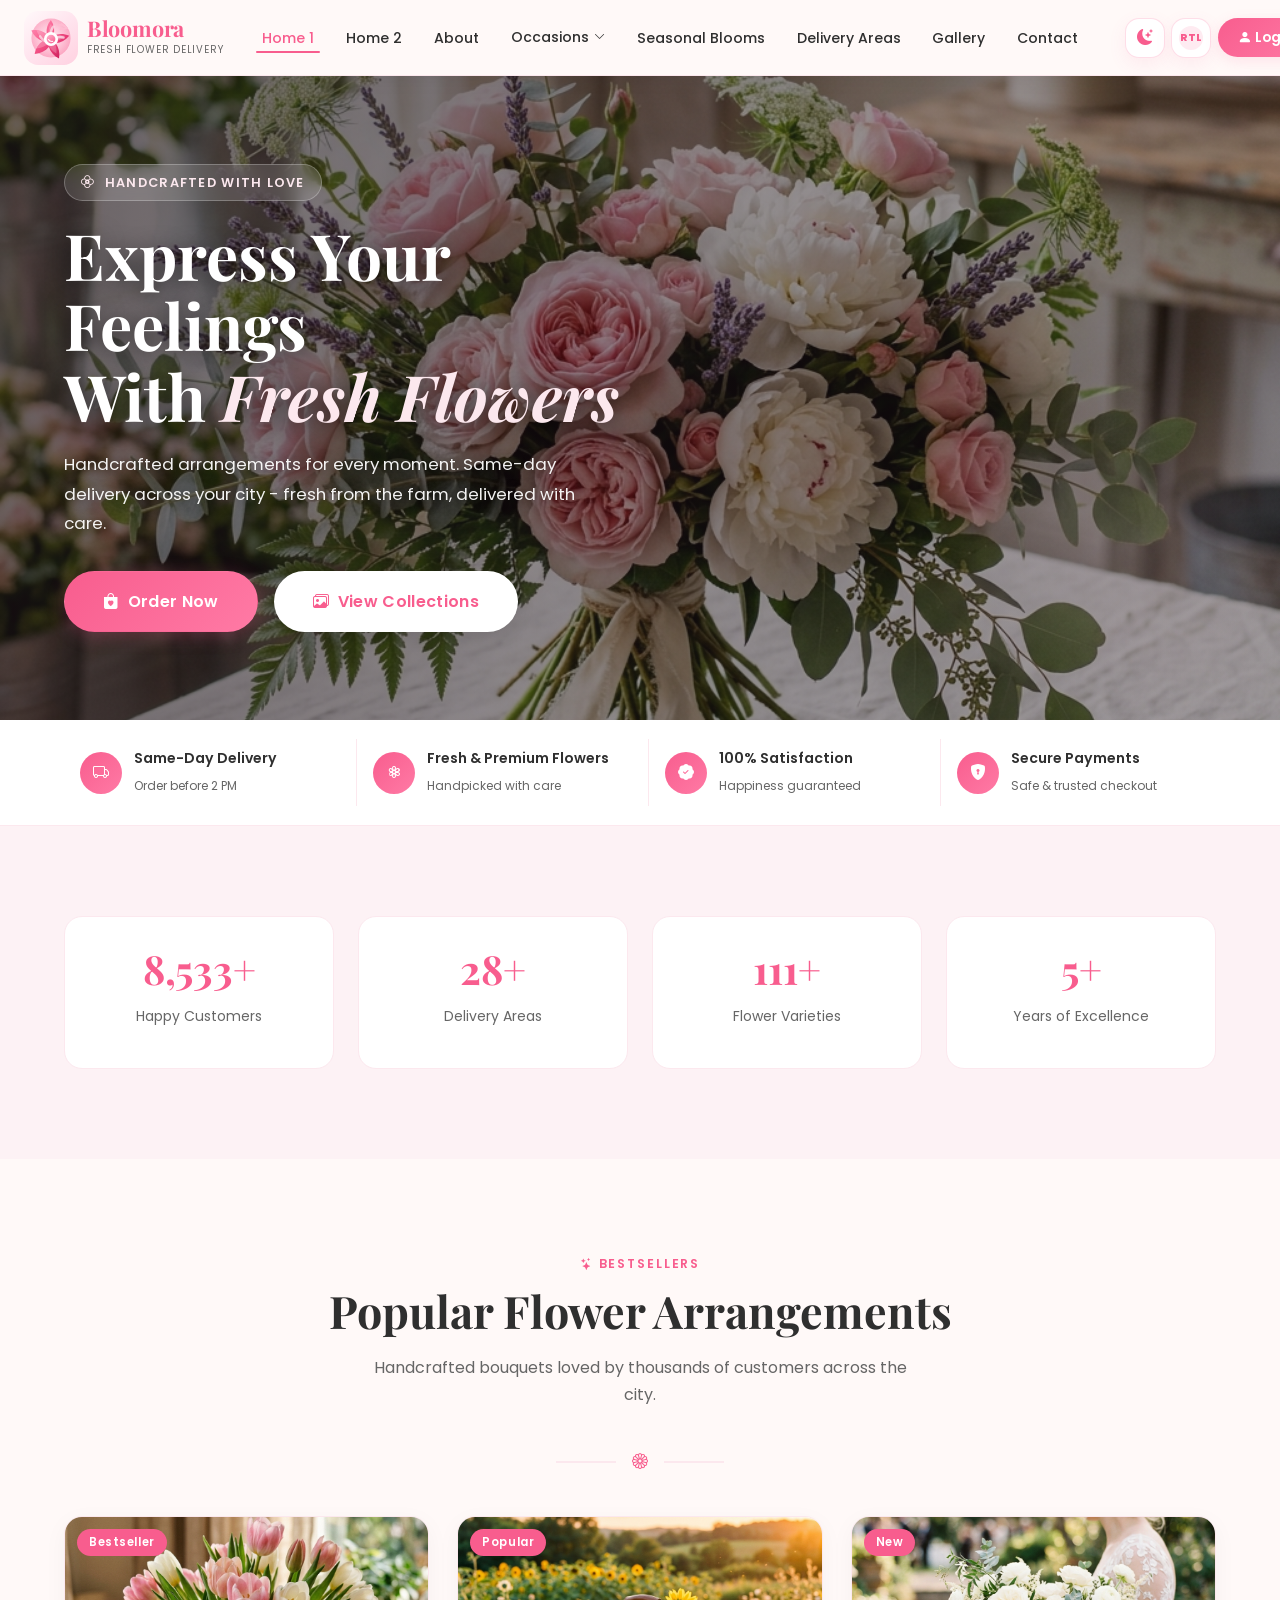
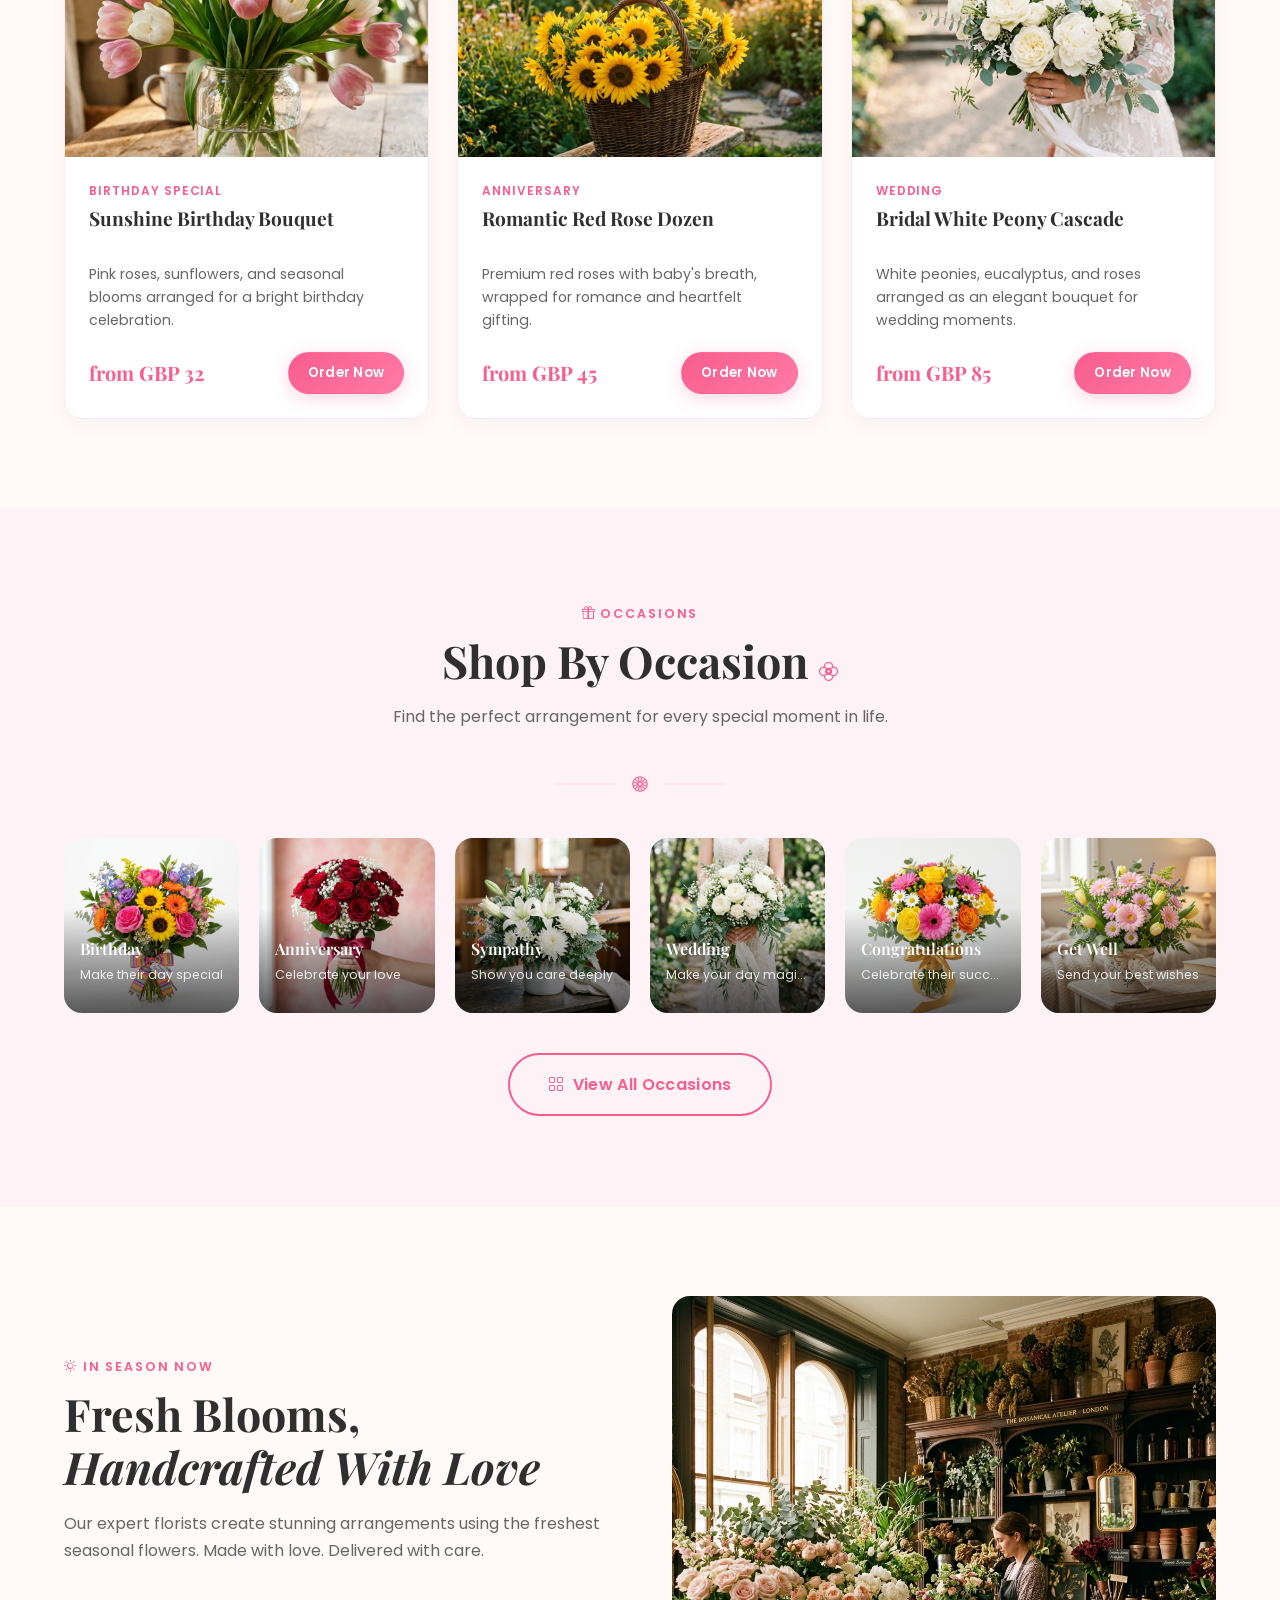
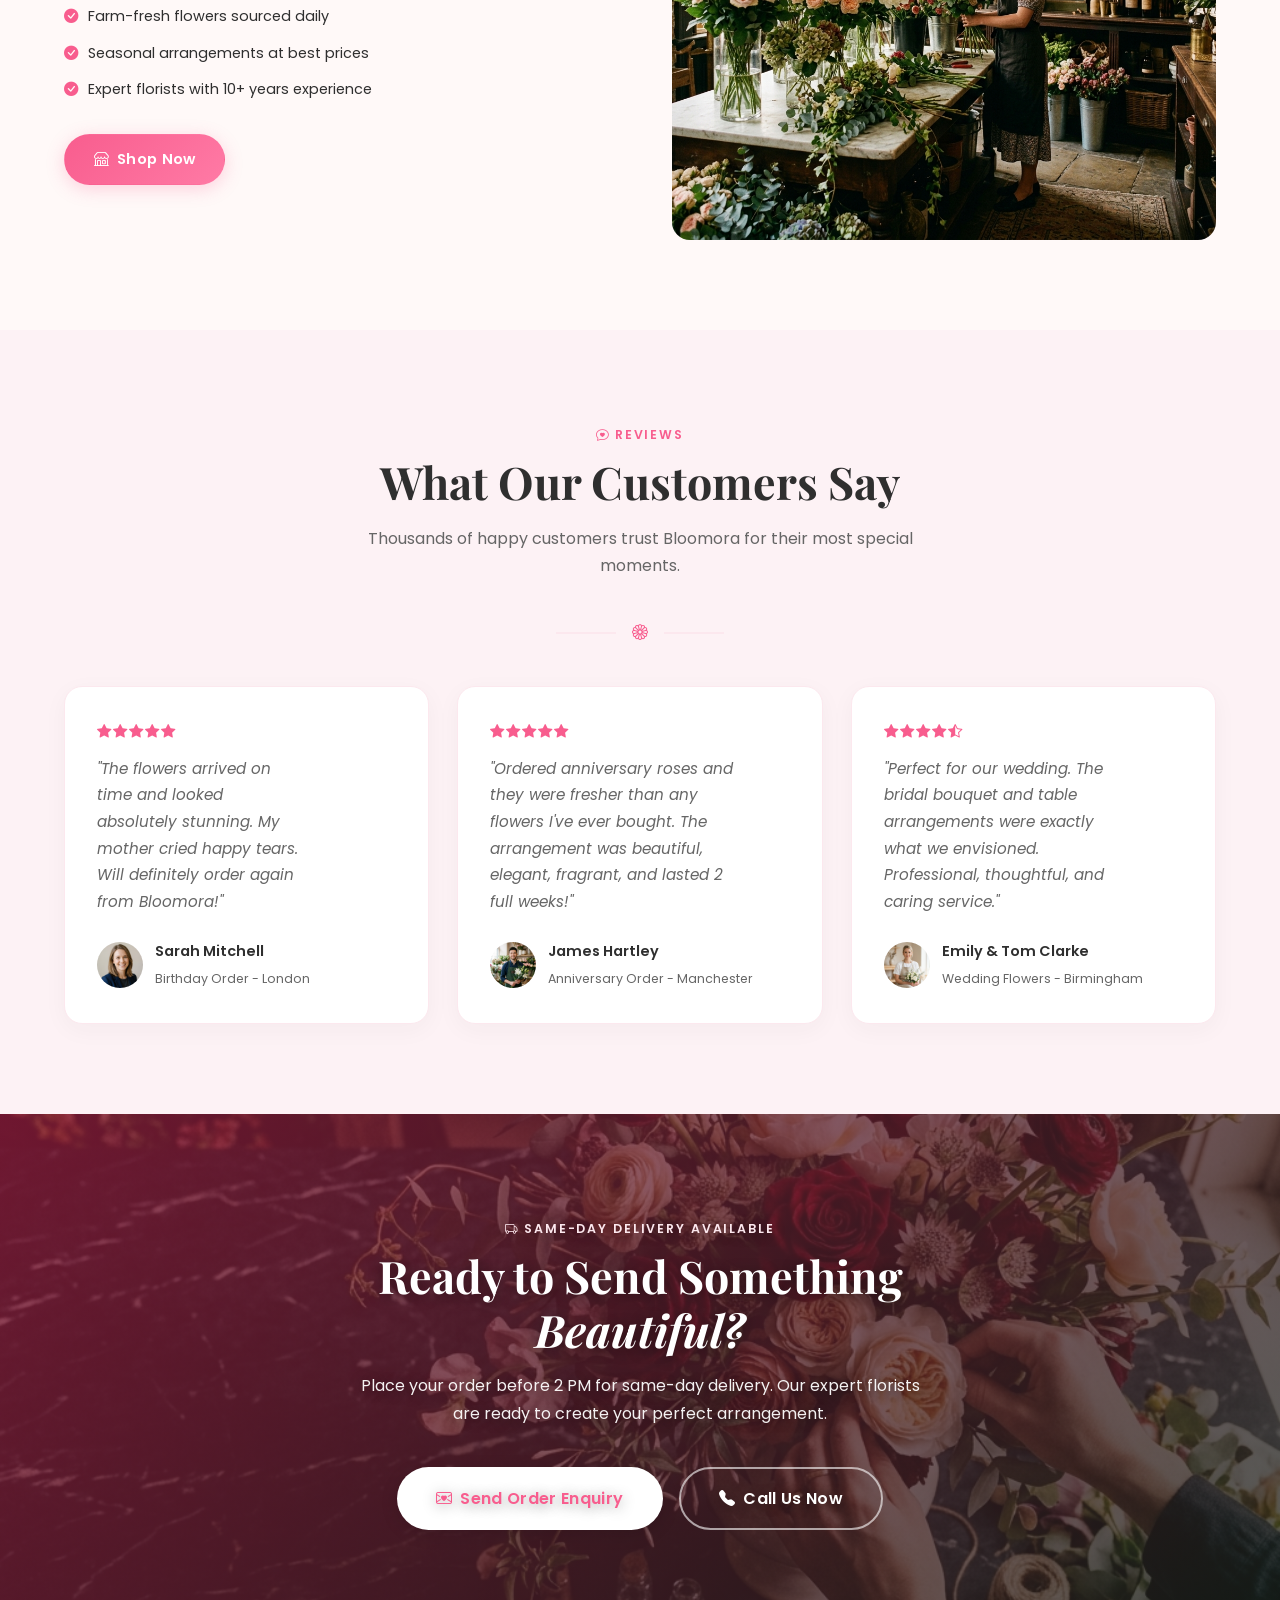
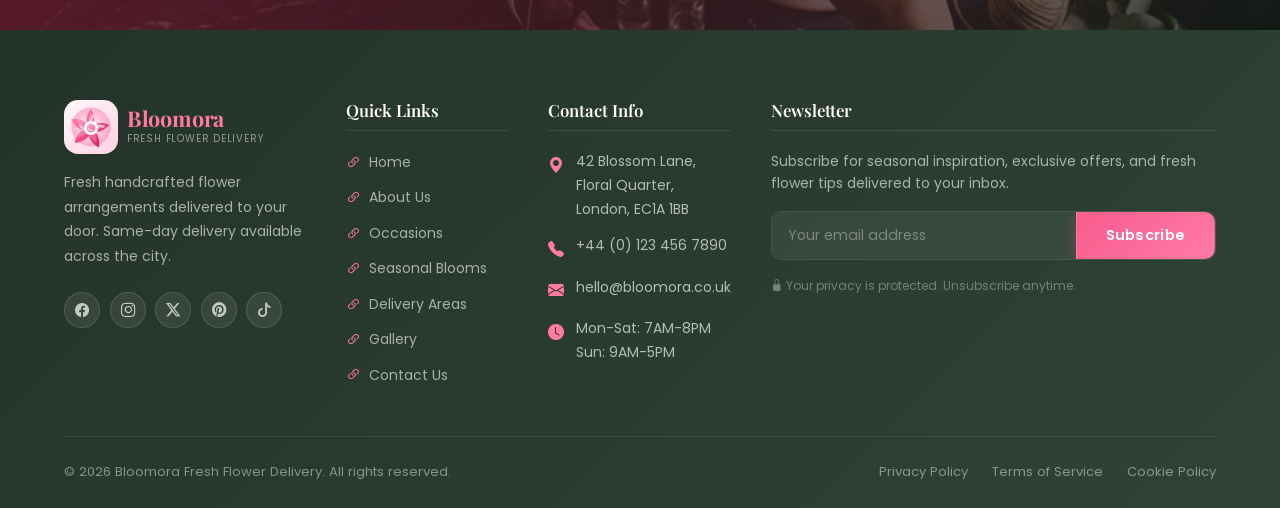
<file: index.html>
﻿<!DOCTYPE html>
<html lang="en" dir="ltr" data-theme="light">
<head>
  <meta charset="UTF-8" />
  <meta name="viewport" content="width=device-width, initial-scale=1.0" />
  <title>Home 1</title>
  <meta name="description" content="Bloomora brings fresh, handcrafted flower arrangements to your door. Same-day delivery available for birthdays, anniversaries, weddings, and more." />
  <link rel="preconnect" href="https://fonts.googleapis.com" />
  <link rel="preconnect" href="https://fonts.gstatic.com" crossorigin />
  <link href="https://fonts.googleapis.com/css2?family=Playfair+Display:ital,wght@0,400;0,600;0,700;1,400&family=Poppins:wght@300;400;500;600;700&display=swap" rel="stylesheet" />
  
  <link rel="stylesheet" href="https://cdn.jsdelivr.net/npm/bootstrap-icons@1.11.3/font/bootstrap-icons.min.css" />
  <link rel="icon" type="image/png" href="assets/images/favicon.png" />
  <link rel="apple-touch-icon" href="assets/images/favicon.png" />
  <link rel="stylesheet" href="assets/css/style.css?v=2.7" />
</head>
<body>

  <!-- =============== NAVBAR =============== -->
  <nav class="navbar" role="navigation" aria-label="Main navigation">
    <div class="nav-inner">
      <a href="index.html" class="navbar-brand" aria-label="Bloomora Home">
        <div class="brand-icon"><img src="assets/images/logo.svg" alt="Bloomora logo" class="brand-logo"></div>
        <div class="brand-text">
          <span class="brand-name">Bloomora</span>
          <span class="brand-tagline">Fresh Flower Delivery</span>
        </div>
      </a>

      <ul class="nav-links" role="list">
        <li><a href="index.html" class="nav-link active">Home 1</a></li>
        <li><a href="home2.html" class="nav-link">Home 2</a></li>
        <li><a href="about.html" class="nav-link">About</a></li>
        <li class="nav-dropdown">
          <a href="occasions.html" class="nav-link nav-dropdown-toggle">Occasions <i class="bi bi-chevron-down" style="font-size:0.7rem;"></i></a>
          <ul class="dropdown-menu">
            <li><a href="occasions.html#birthday" class="dropdown-item"><i class="bi bi-balloon-heart"></i><span><strong>Birthday</strong><span>Bright celebration bouquets</span></span></a></li>
            <li><a href="occasions.html#anniversary" class="dropdown-item"><i class="bi bi-heart-fill"></i><span><strong>Anniversary</strong><span>Romantic premium roses</span></span></a></li>
            <li><a href="occasions.html#wedding" class="dropdown-item"><i class="bi bi-stars"></i><span><strong>Wedding</strong><span>Bridal and venue flowers</span></span></a></li>
            <li><a href="occasions.html#funeral" class="dropdown-item"><i class="bi bi-flower2"></i><span><strong>Sympathy</strong><span>Calm respectful tributes</span></span></a></li>
            <li><a href="occasions.html#congrats" class="dropdown-item"><i class="bi bi-trophy-fill"></i><span><strong>Congratulations</strong><span>For wins and milestones</span></span></a></li>
            <li><a href="occasions.html#getwell" class="dropdown-item"><i class="bi bi-heart-pulse-fill"></i><span><strong>Get Well</strong><span>Warm recovery wishes</span></span></a></li>
          </ul>
        </li>
        <li><a href="seasonal-blooms.html" class="nav-link">Seasonal Blooms</a></li>
        <li><a href="delivery-areas.html" class="nav-link">Delivery Areas</a></li>
        <li><a href="gallery.html" class="nav-link">Gallery</a></li>
        <li><a href="contact.html" class="nav-link">Contact</a></li>
      </ul>

      <div class="nav-controls">
        <button class="nav-icon-btn toggle-theme-btn" aria-label="Toggle dark mode" title="Toggle dark mode">
          <i class="bi bi-moon-stars-fill theme-icon-moon"></i>
          <i class="bi bi-sun-fill theme-icon-sun" style="display:none;"></i>
        </button>
        <button class="nav-icon-btn toggle-dir-btn" aria-label="Toggle text direction" title="Toggle RTL/LTR">
          <span class="dir-label" style="font-size:0.7rem;font-weight:700;letter-spacing:0.04em;">RTL</span>
        </button>
        <a href="login.html" class="btn-login-nav nav-link">
          <i class="bi bi-person-fill"></i> Login
        </a>
      </div>

      <button class="hamburger" id="hamburger" aria-label="Open mobile menu" aria-expanded="false" aria-controls="mobileMenu">
        <span></span><span></span><span></span>
      </button>
    </div>
  </nav>

  <!-- Mobile Menu -->
  <div class="mobile-menu" id="mobileMenu" role="dialog" aria-label="Mobile navigation">
    <ul class="mobile-nav-links">
      <li><a href="index.html" class="mobile-nav-link active">Home 1</a></li>
      <li><a href="home2.html" class="mobile-nav-link">Home 2</a></li>
      <li><a href="about.html" class="mobile-nav-link">About</a></li>
      <li><a href="occasions.html" class="mobile-nav-link">Occasions</a></li>
      <li><a href="seasonal-blooms.html" class="mobile-nav-link">Seasonal Blooms</a></li>
      <li><a href="delivery-areas.html" class="mobile-nav-link">Delivery Areas</a></li>
      <li><a href="gallery.html" class="mobile-nav-link">Gallery</a></li>
      <li><a href="contact.html" class="mobile-nav-link">Contact</a></li>
    </ul>
    <div class="mobile-controls">
      <button class="nav-icon-btn toggle-theme-btn" aria-label="Toggle dark mode">
        <i class="bi bi-moon-stars-fill theme-icon-moon"></i>
        <i class="bi bi-sun-fill theme-icon-sun" style="display:none;"></i>
      </button>
      <button class="nav-icon-btn toggle-dir-btn" aria-label="Toggle direction">
        <span class="dir-label" style="font-size:0.7rem;font-weight:700;">RTL</span>
      </button>
    </div>
    <div class="mobile-login-btn">
      <a href="login.html" class="btn-login-nav" style="display:flex;align-items:center;justify-content:center;gap:0.5rem;padding:0.75rem;border-radius:50px;">
        <i class="bi bi-person-fill"></i> Login 
      </a>
    </div>
  </div>

  <!-- =============== HERO =============== -->
  <section class="hero bg-banner-home1" aria-label="Hero section">
    <div class="container">
      <div class="hero-content">
        <div class="hero-eyebrow" data-animate="fade-up">
          <i class="bi bi-flower2"></i>
          Handcrafted with Love
        </div>
        <h1 class="hero-title" data-animate="fade-up" data-delay="100">
          Express Your Feelings<br>
          With <span class="highlight">Fresh Flowers</span>
        </h1>
        <p class="hero-desc" data-animate="fade-up" data-delay="200">
          Handcrafted arrangements for every moment. Same-day delivery across your city - fresh from the farm, delivered with care.
        </p>
        <div class="hero-actions" data-animate="fade-up" data-delay="300">
          <a href="contact.html" class="btn btn-primary btn-lg">
            <i class="bi bi-bag-heart-fill"></i> Order Now
          </a>
          <a href="gallery.html" class="btn btn-white btn-lg">
            <i class="bi bi-images"></i> View Collections
          </a>
        </div>
      </div>
    </div>
    <div class="banner-deco"></div>
  </section>

  <!-- =============== FEATURE BAR =============== -->
  <section class="feature-bar" aria-label="Key features">
    <div class="container">
      <div class="feature-bar-grid">
        <div class="feature-item" data-animate="fade-up" data-delay="100">
          <div class="feature-icon"><i class="bi bi-truck"></i></div>
          <div class="feature-text">
            <strong>Same-Day Delivery</strong>
            <span>Order before 2 PM</span>
          </div>
        </div>
        <div class="feature-item" data-animate="fade-up" data-delay="200">
          <div class="feature-icon"><i class="bi bi-flower3"></i></div>
          <div class="feature-text">
            <strong>Fresh &amp; Premium Flowers</strong>
            <span>Handpicked with care</span>
          </div>
        </div>
        <div class="feature-item" data-animate="fade-up" data-delay="300">
          <div class="feature-icon"><i class="bi bi-patch-check-fill"></i></div>
          <div class="feature-text">
            <strong>100% Satisfaction</strong>
            <span>Happiness guaranteed</span>
          </div>
        </div>
        <div class="feature-item" data-animate="fade-up" data-delay="400">
          <div class="feature-icon"><i class="bi bi-shield-lock-fill"></i></div>
          <div class="feature-text">
            <strong>Secure Payments</strong>
            <span>Safe &amp; trusted checkout</span>
          </div>
        </div>
      </div>
    </div>
  </section>

  <!-- =============== STATS =============== -->
  <section class="section section-alt" aria-label="Company statistics">
    <div class="container">
      <div class="stats-grid">
        <div class="stat-item" data-animate="zoom-in" data-delay="100">
          <div class="stat-number" data-count="15000" data-suffix="+">15,000+</div>
          <div class="stat-label">Happy Customers</div>
        </div>
        <div class="stat-item" data-animate="zoom-in" data-delay="200">
          <div class="stat-number" data-count="50" data-suffix="+">50+</div>
          <div class="stat-label">Delivery Areas</div>
        </div>
        <div class="stat-item" data-animate="zoom-in" data-delay="300">
          <div class="stat-number" data-count="200" data-suffix="+">200+</div>
          <div class="stat-label">Flower Varieties</div>
        </div>
        <div class="stat-item" data-animate="zoom-in" data-delay="400">
          <div class="stat-number" data-count="10" data-suffix="+">10+</div>
          <div class="stat-label">Years of Excellence</div>
        </div>
      </div>
    </div>
  </section>

  <!-- =============== POPULAR ARRANGEMENTS =============== -->
  <section class="section" aria-label="Popular flower arrangements">
    <div class="container">
      <div class="text-center" data-animate="fade-up">
        <span class="section-eyebrow"><i class="bi bi-stars"></i> Bestsellers</span>
        <h2 class="section-title">Popular Flower Arrangements</h2>
        <p class="section-subtitle">Handcrafted bouquets loved by thousands of customers across the city.</p>
      </div>
      <div class="section-divider"><div class="line"></div><i class="bi bi-flower1 flower-icon"></i><div class="line"></div></div>

      <div class="card-grid card-grid-3 bestseller-grid">
        <article class="card" data-animate="fade-up" data-delay="100">
          <div class="card-img-wrap">
            <img src="assets/images/instagram/insta_1.png" alt="Birthday Roses Bouquet" class="card-img" loading="lazy" />
            <span class="card-badge">Bestseller</span>
          </div>
          <div class="card-body">
            <span class="card-label">Birthday Special</span>
            <h3 class="card-title">Sunshine Birthday Bouquet</h3>
            <p class="card-desc">Pink roses, sunflowers, and seasonal blooms arranged for a bright birthday celebration.</p>
            <div class="card-footer-row">
              <span class="card-price">from GBP 32</span>
              <a href="contact.html" class="btn btn-primary btn-sm">Order Now</a>
            </div>
          </div>
        </article>

        <article class="card" data-animate="fade-up" data-delay="200">
          <div class="card-img-wrap">
            <img src="assets/images/instagram/insta_2.png" alt="Anniversary Red Roses" class="card-img" loading="lazy" />
            <span class="card-badge">Popular</span>
          </div>
          <div class="card-body">
            <span class="card-label">Anniversary</span>
            <h3 class="card-title">Romantic Red Rose Dozen</h3>
            <p class="card-desc">Premium red roses with baby's breath, wrapped for romance and heartfelt gifting.</p>
            <div class="card-footer-row">
              <span class="card-price">from GBP 45</span>
              <a href="contact.html" class="btn btn-primary btn-sm">Order Now</a>
            </div>
          </div>
        </article>

        <article class="card" data-animate="fade-up" data-delay="300">
          <div class="card-img-wrap">
            <img src="assets/images/instagram/insta_3.png" alt="Wedding White Bouquet" class="card-img" loading="lazy" />
            <span class="card-badge">New</span>
          </div>
          <div class="card-body">
            <span class="card-label">Wedding</span>
            <h3 class="card-title">Bridal White Peony Cascade</h3>
            <p class="card-desc">White peonies, eucalyptus, and roses arranged as an elegant bouquet for wedding moments.</p>
            <div class="card-footer-row">
              <span class="card-price">from GBP 85</span>
              <a href="contact.html" class="btn btn-primary btn-sm">Order Now</a>
            </div>
          </div>
        </article>
      </div>
    </div>
  </section>

  <!-- =============== SHOP BY OCCASION =============== -->
  <section class="section section-alt" aria-label="Shop by occasion">
    <div class="container">
      <div class="text-center" data-animate="fade-up">
        <span class="section-eyebrow"><i class="bi bi-gift"></i> Occasions</span>
        <h2 class="section-title">Shop By Occasion <i class="bi bi-flower2 text-primary" style="font-size:1.2rem;"></i></h2>
        <p class="section-subtitle">Find the perfect arrangement for every special moment in life.</p>
      </div>
      <div class="section-divider"><div class="line"></div><i class="bi bi-flower1 flower-icon"></i><div class="line"></div></div>

      <div class="occasion-grid home-occasion-grid" data-animate="zoom-in">
        <a href="occasions.html#birthday" class="occasion-card">
          <img src="assets/images/flowers/flower_birthday.png" alt="Birthday flowers" loading="lazy" />
          <div class="occasion-label"><strong>Birthday</strong><span>Make their day special</span></div>
        </a>
        <a href="occasions.html#anniversary" class="occasion-card">
          <img src="assets/images/flowers/flower_anniversary.png" alt="Anniversary flowers" loading="lazy" />
          <div class="occasion-label"><strong>Anniversary</strong><span>Celebrate your love</span></div>
        </a>
        <a href="occasions.html#funeral" class="occasion-card">
          <img src="assets/images/flowers/flower_funeral.png" alt="Funeral flowers" loading="lazy" />
          <div class="occasion-label"><strong>Sympathy</strong><span>Show you care deeply</span></div>
        </a>
        <a href="occasions.html#wedding" class="occasion-card">
          <img src="assets/images/flowers/flower_wedding.png" alt="Wedding flowers" loading="lazy" />
          <div class="occasion-label"><strong>Wedding</strong><span>Make your day magical</span></div>
        </a>
        <a href="occasions.html#congrats" class="occasion-card">
          <img src="assets/images/flowers/flower_congrats.png" alt="Congratulations flowers" loading="lazy" />
          <div class="occasion-label"><strong>Congratulations</strong><span>Celebrate their success</span></div>
        </a>
        <a href="occasions.html#getwell" class="occasion-card">
          <img src="assets/images/flowers/flower_getwell.png" alt="Get well flowers" loading="lazy" />
          <div class="occasion-label"><strong>Get Well</strong><span>Send your best wishes</span></div>
        </a>
      </div>

      <div class="text-center" style="margin-top:2.5rem;" data-animate="fade-up">
        <a href="occasions.html" class="btn btn-outline btn-lg">
          <i class="bi bi-grid"></i> View All Occasions
        </a>
      </div>
    </div>
  </section>

  <!-- =============== SEASONAL BLOOMS PREVIEW =============== -->
  <section class="section" aria-label="Seasonal blooms">
    <div class="container">
      <div class="split-section">
        <div data-animate="fade-right">
          <span class="section-eyebrow"><i class="bi bi-sun"></i> In Season Now</span>
          <h2 class="section-title">Fresh Blooms,<br><em>Handcrafted With Love</em></h2>
          <p class="section-subtitle">Our expert florists create stunning arrangements using the freshest seasonal flowers. Made with love. Delivered with care.</p>
          <ul style="list-style:none;display:flex;flex-direction:column;gap:0.75rem;margin-bottom:2rem;">
            <li style="display:flex;align-items:center;gap:0.6rem;font-size:0.9rem;">
              <i class="bi bi-check-circle-fill" style="color:var(--accent);"></i>
              Farm-fresh flowers sourced daily
            </li>
            <li style="display:flex;align-items:center;gap:0.6rem;font-size:0.9rem;">
              <i class="bi bi-check-circle-fill" style="color:var(--accent);"></i>
              Seasonal arrangements at best prices
            </li>
            <li style="display:flex;align-items:center;gap:0.6rem;font-size:0.9rem;">
              <i class="bi bi-check-circle-fill" style="color:var(--accent);"></i>
              Expert florists with 10+ years experience
            </li>
          </ul>
          <a href="seasonal-blooms.html" class="btn btn-primary">
            <i class="bi bi-shop"></i> Shop Now
          </a>
        </div>
        <div class="img-reveal" data-animate="fade-left">
          <img src="assets/images/banners/banner_seasinal_new.png" alt="Seasonal fresh flowers" style="width:100%;height:auto;object-fit:contain;" />
        </div>
      </div>
    </div>
  </section>

  <!-- =============== TESTIMONIALS =============== -->
  <section class="section section-alt" aria-label="Customer testimonials">
    <div class="container">
      <div class="text-center" data-animate="fade-up">
        <span class="section-eyebrow"><i class="bi bi-chat-heart"></i> Reviews</span>
        <h2 class="section-title">What Our Customers Say</h2>
        <p class="section-subtitle">Thousands of happy customers trust Bloomora for their most special moments.</p>
      </div>
      <div class="section-divider"><div class="line"></div><i class="bi bi-flower1 flower-icon"></i><div class="line"></div></div>

      <div class="card-grid card-grid-3 home-reviews-grid">
        <article class="testimonial-card" data-animate="fade-up" data-delay="100">
          <div class="stars">
            <i class="bi bi-star-fill"></i><i class="bi bi-star-fill"></i><i class="bi bi-star-fill"></i><i class="bi bi-star-fill"></i><i class="bi bi-star-fill"></i>
          </div>
          <p class="testimonial-text">"The flowers arrived on time and looked absolutely stunning. My mother cried happy tears. Will definitely order again from Bloomora!"</p>
          <div class="testimonial-author">
            <img src="assets/images/customers/customer_sarah.png" alt="Sarah Mitchell" class="author-avatar" />
            <div class="author-info">
              <strong>Sarah Mitchell</strong>
              <span>Birthday Order - London</span>
            </div>
          </div>
        </article>

        <article class="testimonial-card" data-animate="fade-up" data-delay="200">
          <div class="stars">
            <i class="bi bi-star-fill"></i><i class="bi bi-star-fill"></i><i class="bi bi-star-fill"></i><i class="bi bi-star-fill"></i><i class="bi bi-star-fill"></i>
          </div>
          <p class="testimonial-text">"Ordered anniversary roses and they were fresher than any flowers I've ever bought. The arrangement was beautiful, elegant, fragrant, and lasted 2 full weeks!"</p>
          <div class="testimonial-author">
            <img src="assets/images/customers/customer_james.png" alt="James Hartley" class="author-avatar" />
            <div class="author-info">
              <strong>James Hartley</strong>
              <span>Anniversary Order - Manchester</span>
            </div>
          </div>
        </article>

        <article class="testimonial-card" data-animate="fade-up" data-delay="300">
          <div class="stars">
            <i class="bi bi-star-fill"></i><i class="bi bi-star-fill"></i><i class="bi bi-star-fill"></i><i class="bi bi-star-fill"></i><i class="bi bi-star-half"></i>
          </div>
          <p class="testimonial-text">"Perfect for our wedding. The bridal bouquet and table arrangements were exactly what we envisioned. Professional, thoughtful, and caring service."</p>
          <div class="testimonial-author">
            <img src="assets/images/customers/customer_emily.png" alt="Emily &amp; Tom Clarke" class="author-avatar" />
            <div class="author-info">
              <strong>Emily &amp; Tom Clarke</strong>
              <span>Wedding Flowers - Birmingham</span>
            </div>
          </div>
        </article>
      </div>
    </div>
  </section>

  <!-- =============== CTA =============== -->
  <section class="cta-section bg-cta-1" aria-label="Order enquiry call to action">
    <div class="container">
      <div class="cta-content" data-animate="zoom-in">
        <span class="section-eyebrow" style="color:var(--secondary);">
          <i class="bi bi-truck"></i> Same-Day Delivery Available
        </span>
        <h2 class="section-title">Ready to Send Something<br><em>Beautiful?</em></h2>
        <p class="section-subtitle">
          Place your order before 2 PM for same-day delivery. Our expert florists are ready to create your perfect arrangement.
        </p>
        <div class="cta-actions">
          <a href="contact.html" class="btn btn-white btn-lg">
            <i class="bi bi-envelope-heart"></i> Send Order Enquiry
          </a>
          <a href="tel:+441234567890" class="btn btn-outline-white btn-lg">
            <i class="bi bi-telephone-fill"></i> Call Us Now
          </a>
        </div>
      </div>
    </div>
  </section>

  <!-- =============== FOOTER =============== -->
  <footer class="footer" aria-label="Site footer">
    <div class="container">
      <div class="footer-grid">
        <div class="footer-brand">
          <a href="index.html" class="navbar-brand" style="margin-bottom:1rem; display:flex;">
            <div class="brand-icon"><img src="assets/images/logo.svg" alt="Bloomora logo" class="brand-logo"></div>
            <div class="brand-text">
              <span class="brand-name">Bloomora</span>
              <span class="brand-tagline">Fresh Flower Delivery</span>
            </div>
          </a>
          <p class="footer-desc">Fresh handcrafted flower arrangements delivered to your door. Same-day delivery available across the city.</p>
          <div class="social-links">
            <a href="#" class="social-link" aria-label="Facebook"><i class="bi bi-facebook"></i></a>
            <a href="#" class="social-link" aria-label="Instagram"><i class="bi bi-instagram"></i></a>
            <a href="#" class="social-link" aria-label="Twitter"><i class="bi bi-twitter-x"></i></a>
            <a href="#" class="social-link" aria-label="Pinterest"><i class="bi bi-pinterest"></i></a>
            <a href="#" class="social-link" aria-label="TikTok"><i class="bi bi-tiktok"></i></a>
          </div>
        </div>

        <div>
          <h3 class="footer-col-title">Quick Links</h3>
          <ul class="footer-links">
            <li><a href="index.html"><i class="bi bi-link-45deg"></i>Home</a></li>
            <li><a href="about.html"><i class="bi bi-link-45deg"></i>About Us</a></li>
            <li><a href="occasions.html"><i class="bi bi-link-45deg"></i>Occasions</a></li>
            <li><a href="seasonal-blooms.html"><i class="bi bi-link-45deg"></i>Seasonal Blooms</a></li>
            <li><a href="delivery-areas.html"><i class="bi bi-link-45deg"></i>Delivery Areas</a></li>
            <li><a href="gallery.html"><i class="bi bi-link-45deg"></i>Gallery</a></li>
            <li><a href="contact.html"><i class="bi bi-link-45deg"></i>Contact Us</a></li>
          </ul>
        </div>

        <div>
          <h3 class="footer-col-title">Contact Info</h3>
          <div class="footer-contact">
            <div class="footer-contact-item">
              <i class="bi bi-geo-alt-fill"></i>
              <span>42 Blossom Lane, Floral Quarter,<br>London, EC1A 1BB</span>
            </div>
            <div class="footer-contact-item">
              <i class="bi bi-telephone-fill"></i>
              <span>+44 (0) 123 456 7890</span>
            </div>
            <div class="footer-contact-item">
              <i class="bi bi-envelope-fill"></i>
              <span>hello@bloomora.co.uk</span>
            </div>
            <div class="footer-contact-item">
              <i class="bi bi-clock-fill"></i>
              <span>Mon-Sat: 7AM-8PM<br>Sun: 9AM-5PM</span>
            </div>
          </div>
        </div>

        <div class="footer-newsletter">
          <h3 class="footer-col-title">Newsletter</h3>
          <p class="footer-newsletter-text">Subscribe for seasonal inspiration, exclusive offers, and fresh flower tips delivered to your inbox.</p>
          <form data-form="newsletter" style="margin-bottom:1rem;">
            <div class="input-group">
              <input type="email" placeholder="Your email address" aria-label="Email for newsletter" required />
              <button type="submit" class="btn btn-primary" style="border-radius:0 var(--radius-sm) var(--radius-sm) 0;">Subscribe</button>
            </div>
          </form>
          <p style="font-size:0.75rem;color:rgba(255,255,255,0.35);">
            <i class="bi bi-lock-fill"></i> Your privacy is protected. Unsubscribe anytime.
          </p>
        </div>
      </div>

      <div class="footer-bottom">
        <p class="footer-bottom-text">
          &copy; 2026 Bloomora Fresh Flower Delivery. All rights reserved.
        </p>
        <div class="footer-bottom-links">
          <a href="#">Privacy Policy</a>
          <a href="#">Terms of Service</a>
          <a href="#">Cookie Policy</a>
        </div>
      </div>
    </div>
  </footer>

  <script src="assets/js/main.js"></script>
</body>
</html>
</file>
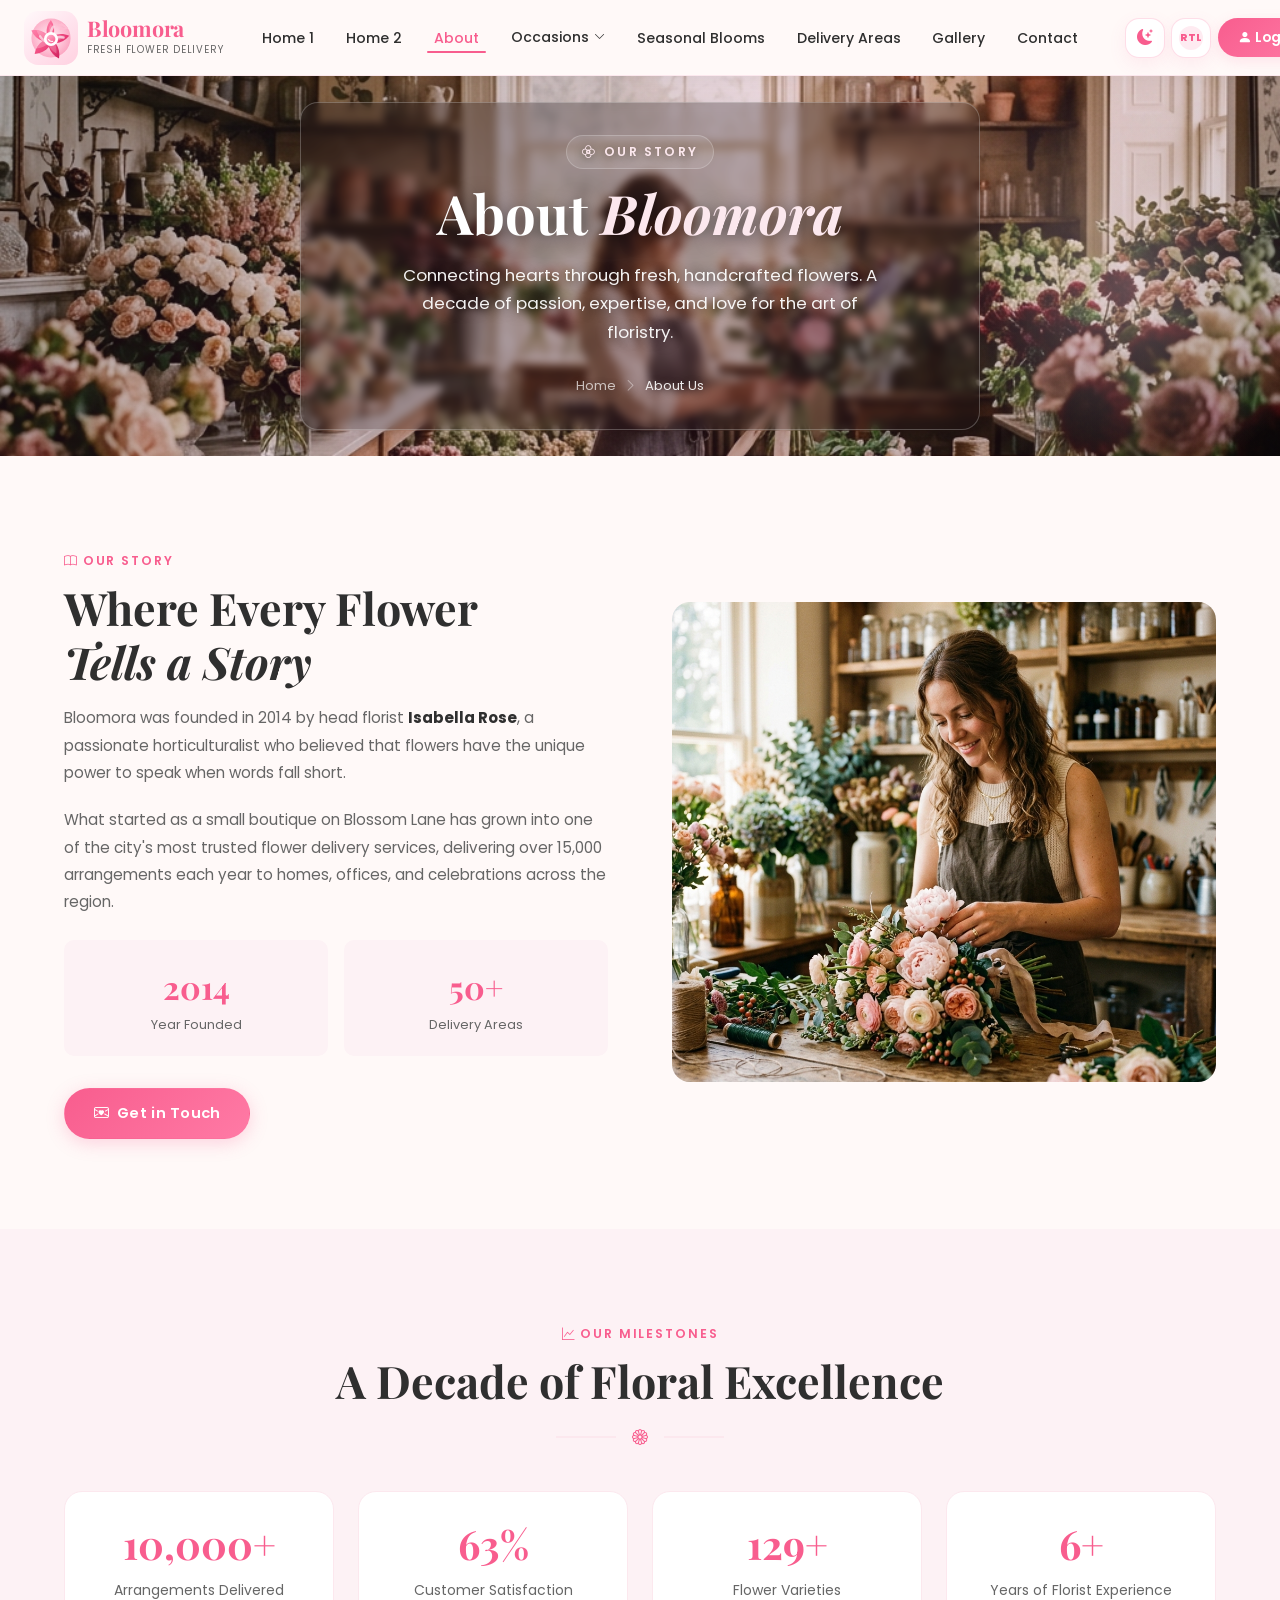
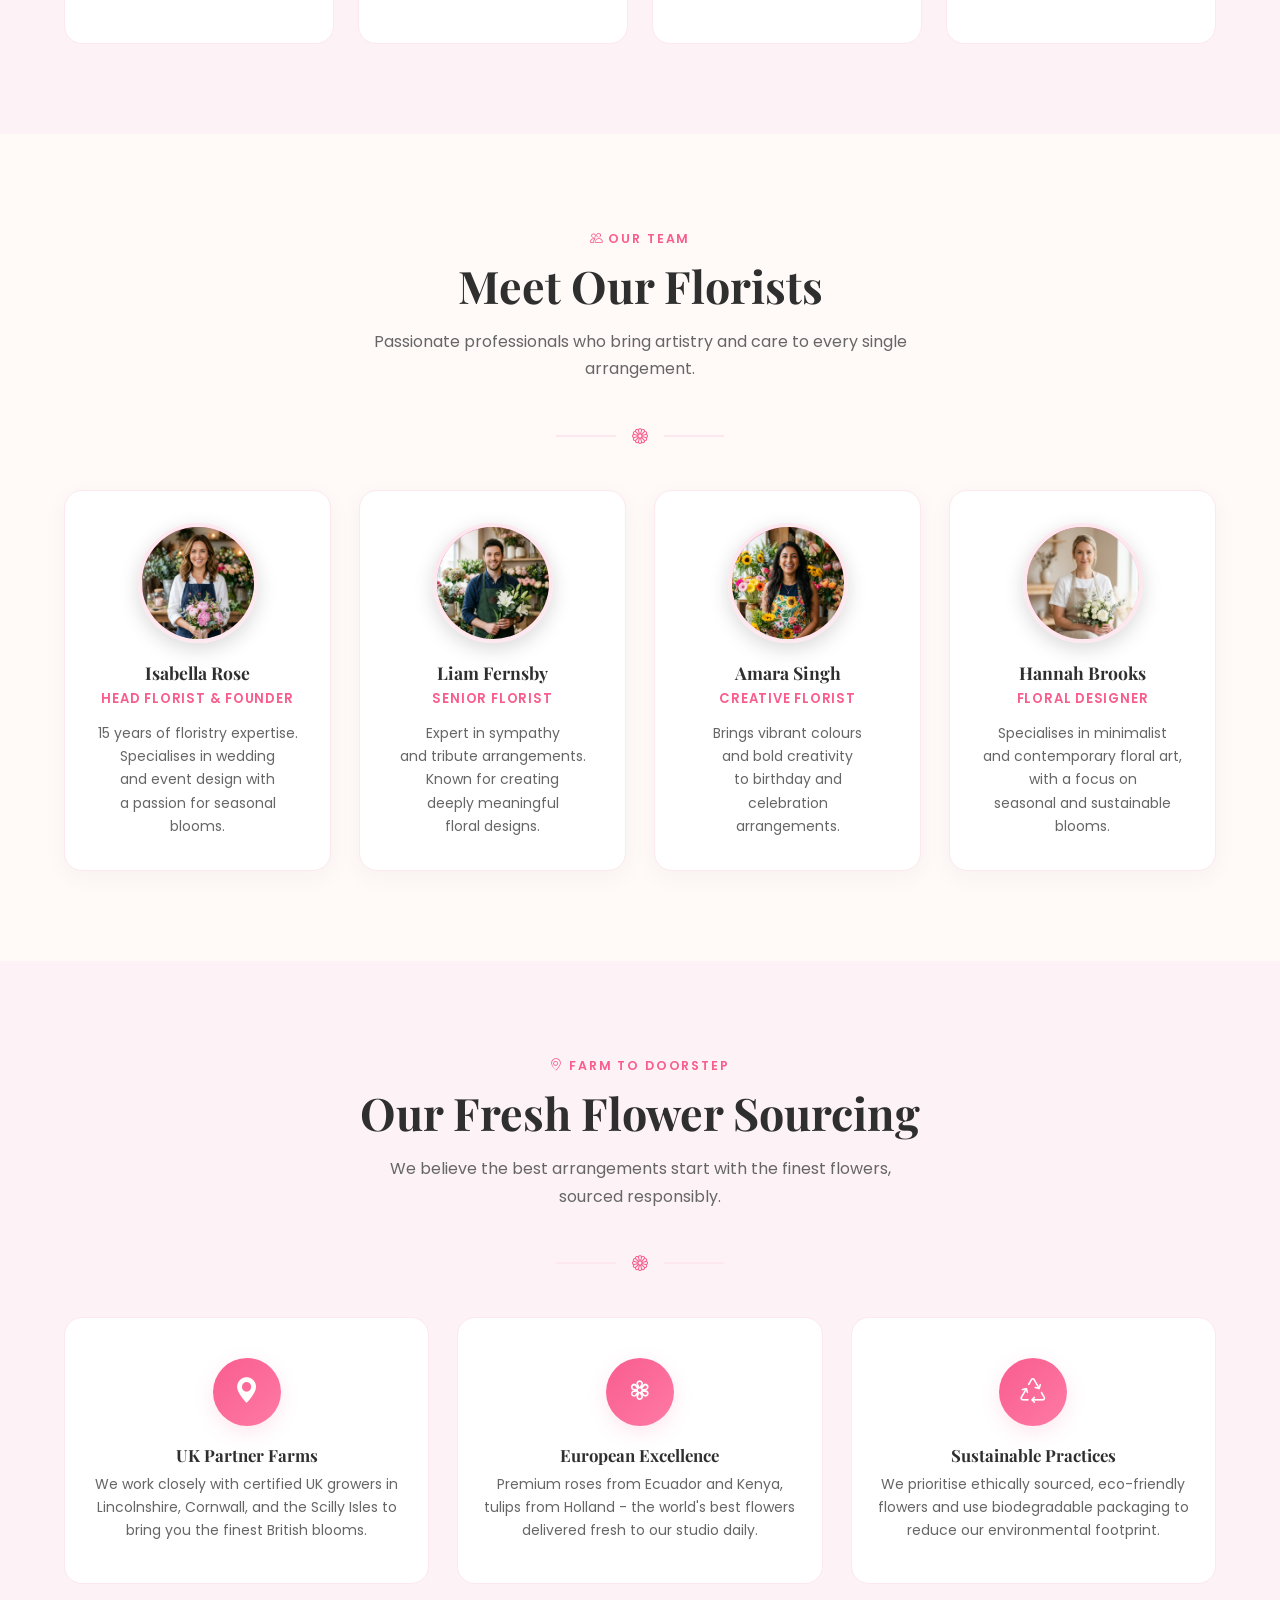
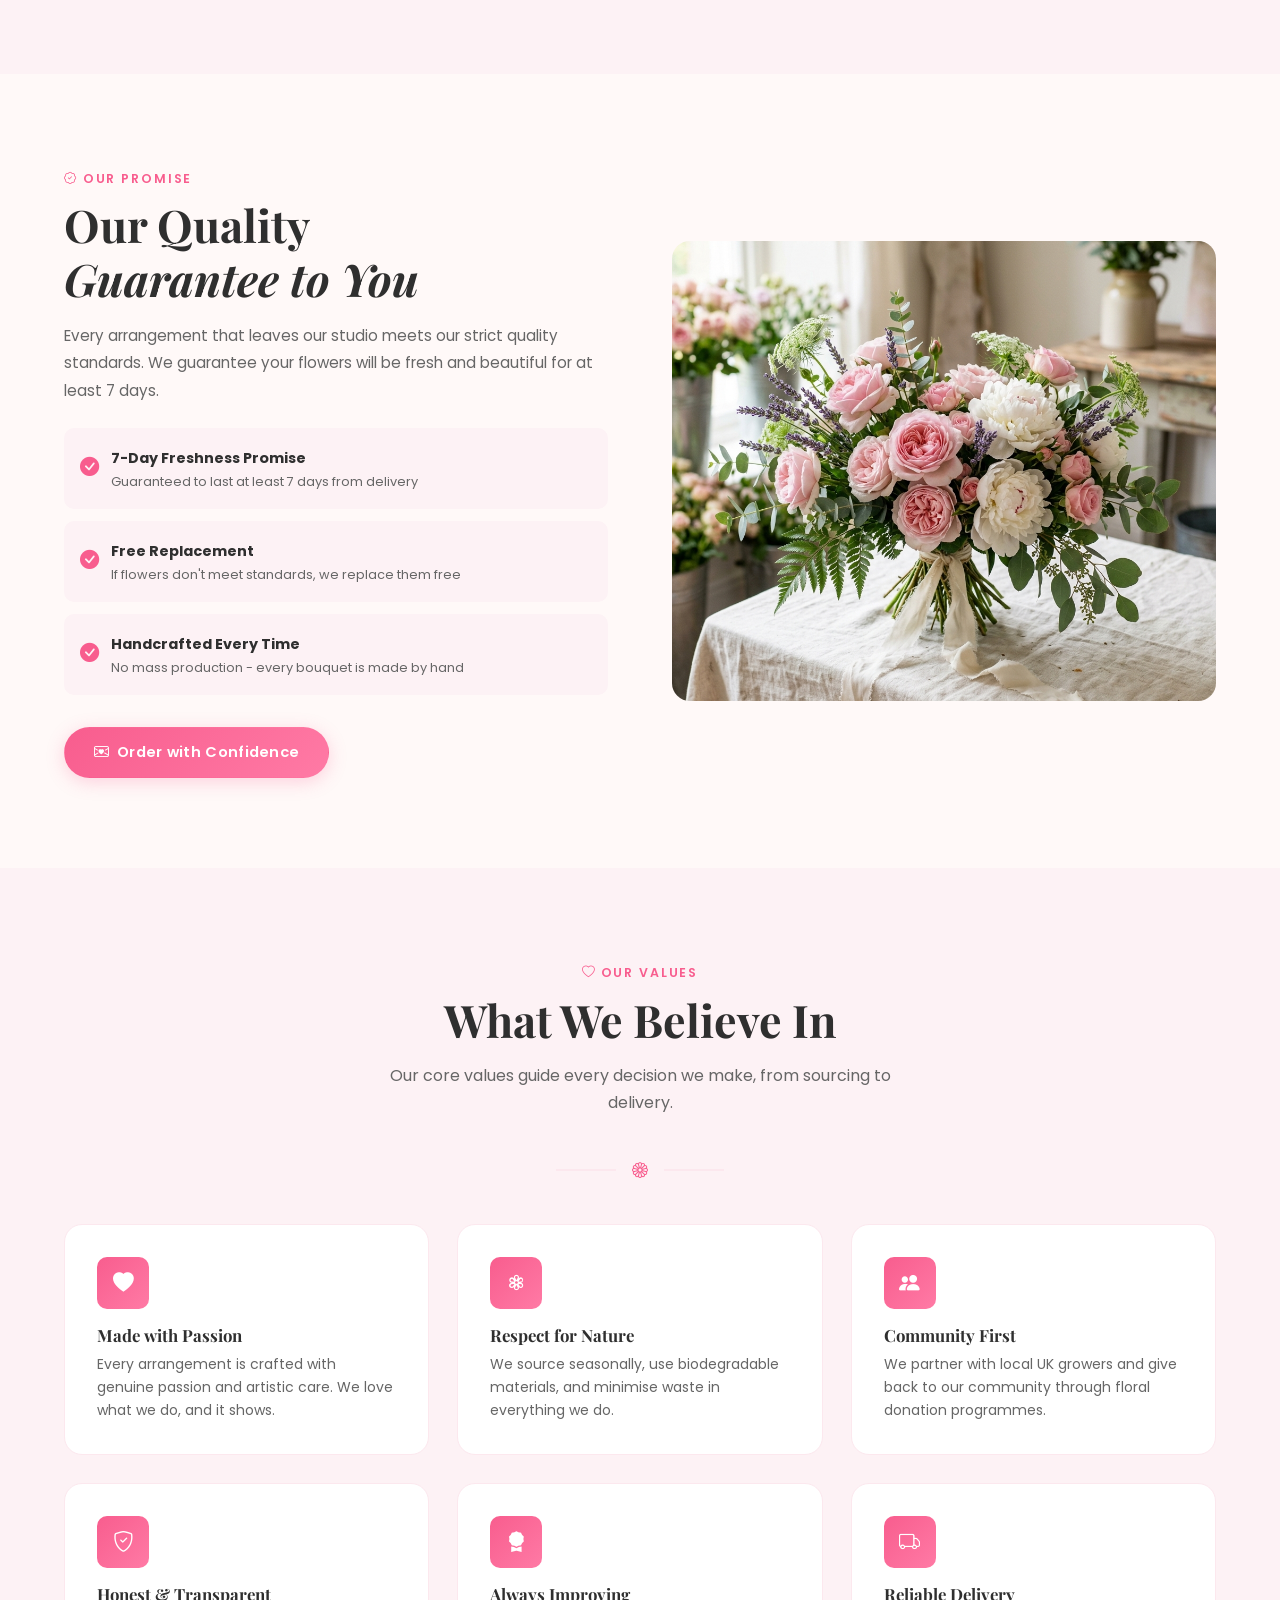
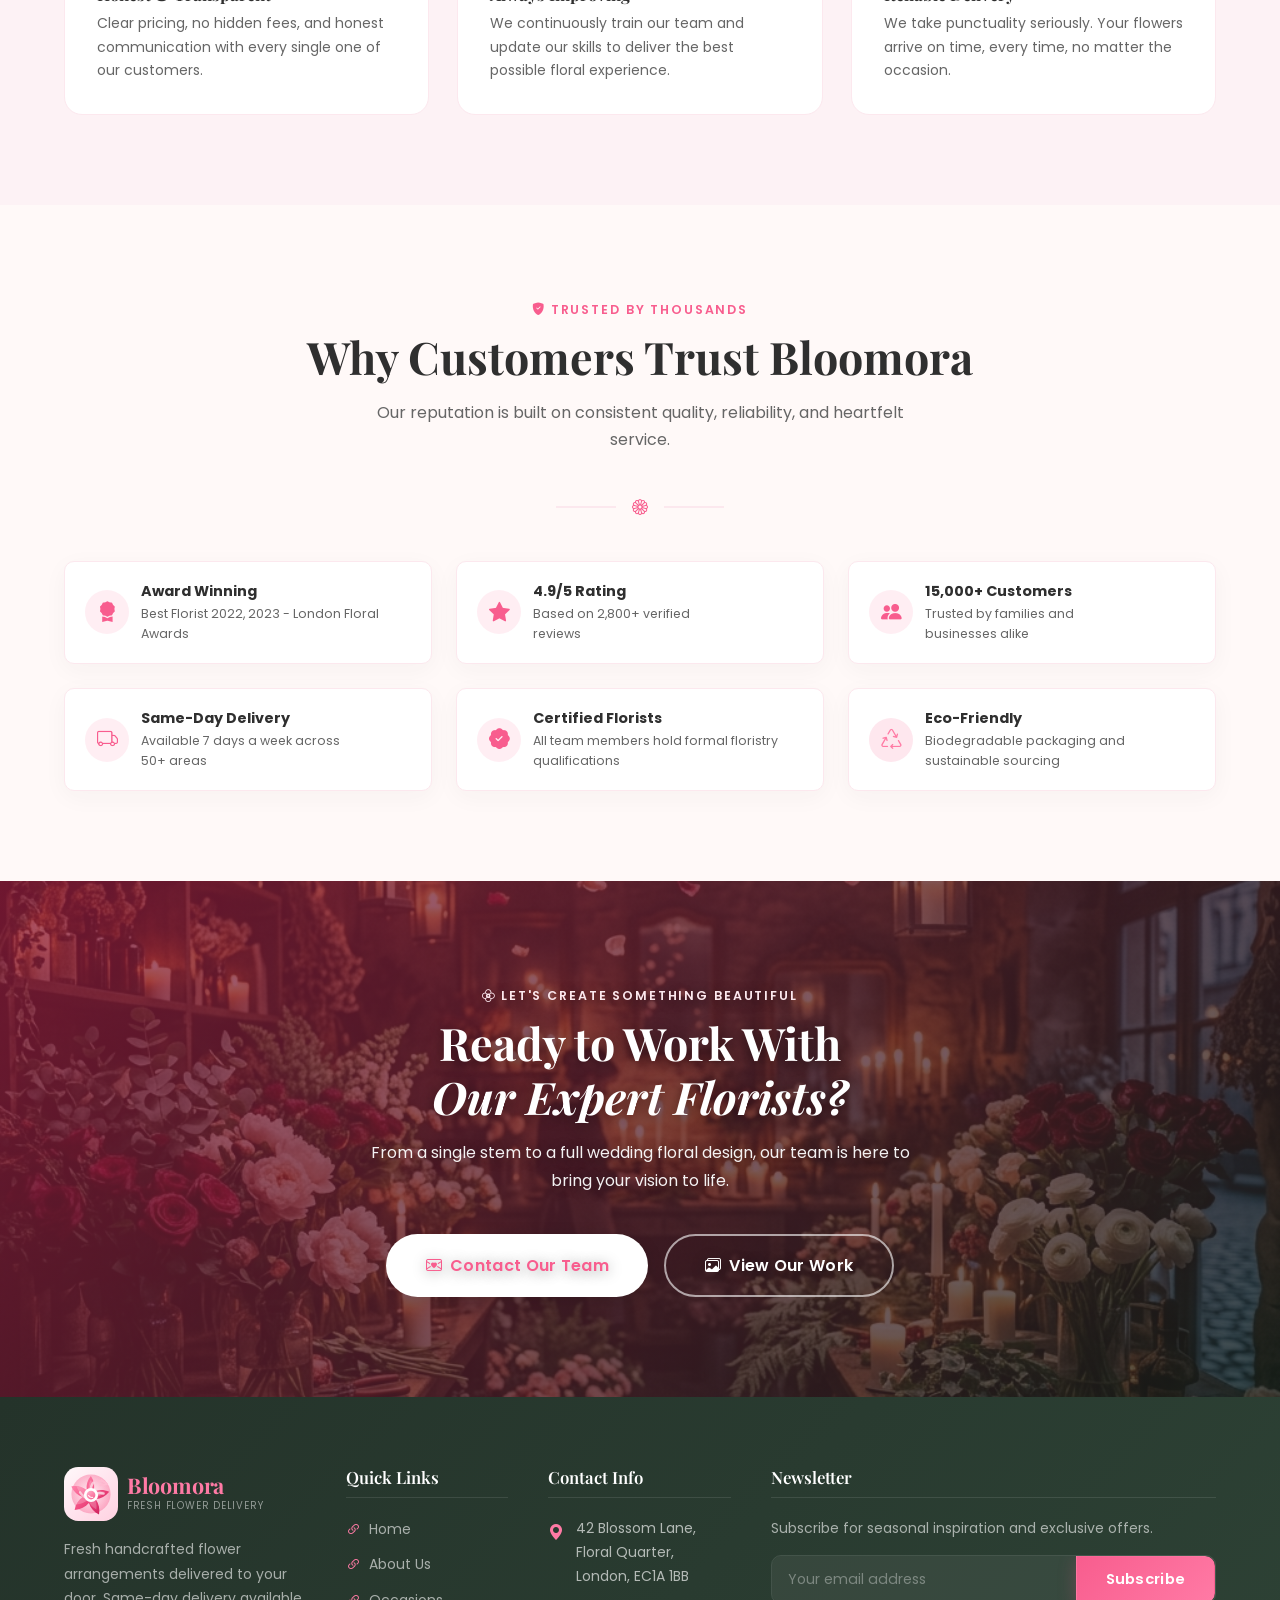
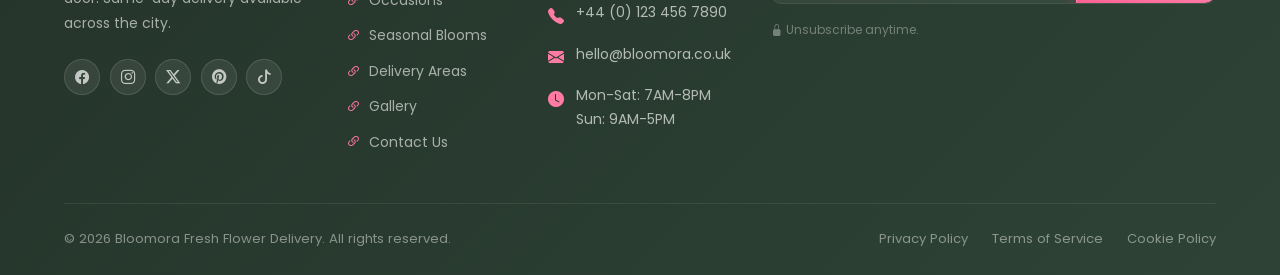
<file: about.html>
<!DOCTYPE html>
<html lang="en" dir="ltr" data-theme="light">
<head>
  <meta charset="UTF-8" />
  <meta name="viewport" content="width=device-width, initial-scale=1.0" />
  <title>About</title>
  <meta name="description" content="Learn about Bloomora's story, our passionate florist team, fresh flower sourcing, and our commitment to quality and customer satisfaction." />
  <link rel="preconnect" href="https://fonts.googleapis.com" />
  <link rel="preconnect" href="https://fonts.gstatic.com" crossorigin />
  <link href="https://fonts.googleapis.com/css2?family=Playfair+Display:ital,wght@0,400;0,600;0,700;1,400&family=Poppins:wght@300;400;500;600;700&display=swap" rel="stylesheet" />
  
  <link rel="stylesheet" href="https://cdn.jsdelivr.net/npm/bootstrap-icons@1.11.3/font/bootstrap-icons.min.css" />
  <link rel="icon" type="image/png" href="assets/images/favicon.png" />
  <link rel="apple-touch-icon" href="assets/images/favicon.png" />
  <link rel="stylesheet" href="assets/css/style.css?v=2.7" />
  <link rel="stylesheet" href="assets/css/pages.css?v=2.7" />
</head>
<body>

  <!-- NAVBAR -->
  <nav class="navbar" role="navigation">
    <div class="nav-inner">
      <a href="index.html" class="navbar-brand"><div class="brand-icon"><img src="assets/images/logo.svg" alt="Bloomora logo" class="brand-logo"></div><div class="brand-text"><span class="brand-name">Bloomora</span><span class="brand-tagline">Fresh Flower Delivery</span></div></a>
      <ul class="nav-links" role="list">
        <li><a href="index.html" class="nav-link">Home 1</a></li>
        <li><a href="home2.html" class="nav-link">Home 2</a></li>
        <li><a href="about.html" class="nav-link active">About</a></li>
        <li class="nav-dropdown">
          <a href="occasions.html" class="nav-link nav-dropdown-toggle">Occasions <i class="bi bi-chevron-down" style="font-size:0.7rem;"></i></a>
          <ul class="dropdown-menu">
            <li><a href="occasions.html#birthday" class="dropdown-item"><i class="bi bi-balloon-heart"></i><span><strong>Birthday</strong><span>Bright celebration bouquets</span></span></a></li>
            <li><a href="occasions.html#anniversary" class="dropdown-item"><i class="bi bi-heart-fill"></i><span><strong>Anniversary</strong><span>Romantic premium roses</span></span></a></li>
            <li><a href="occasions.html#wedding" class="dropdown-item"><i class="bi bi-stars"></i><span><strong>Wedding</strong><span>Bridal and venue flowers</span></span></a></li>
            <li><a href="occasions.html#funeral" class="dropdown-item"><i class="bi bi-flower2"></i><span><strong>Sympathy</strong><span>Calm respectful tributes</span></span></a></li>
            <li><a href="occasions.html#congrats" class="dropdown-item"><i class="bi bi-trophy-fill"></i><span><strong>Congratulations</strong><span>For wins and milestones</span></span></a></li>
            <li><a href="occasions.html#getwell" class="dropdown-item"><i class="bi bi-heart-pulse-fill"></i><span><strong>Get Well</strong><span>Warm recovery wishes</span></span></a></li>
          </ul>
        </li>
        <li><a href="seasonal-blooms.html" class="nav-link">Seasonal Blooms</a></li>
        <li><a href="delivery-areas.html" class="nav-link">Delivery Areas</a></li>
        <li><a href="gallery.html" class="nav-link">Gallery</a></li>
        <li><a href="contact.html" class="nav-link">Contact</a></li>
      </ul>
      <div class="nav-controls">
        <button class="nav-icon-btn toggle-theme-btn" aria-label="Toggle dark mode"><i class="bi bi-moon-stars-fill theme-icon-moon"></i><i class="bi bi-sun-fill theme-icon-sun" style="display:none;"></i></button>
        <button class="nav-icon-btn toggle-dir-btn" aria-label="Toggle direction"><span class="dir-label" style="font-size:0.7rem;font-weight:700;">RTL</span></button>
        <a href="login.html" class="btn-login-nav nav-link"><i class="bi bi-person-fill"></i> Login</a>
      </div>
      <button class="hamburger" id="hamburger" aria-label="Open mobile menu" aria-expanded="false"><span></span><span></span><span></span></button>
    </div>
  </nav>
  <div class="mobile-menu" id="mobileMenu">
    <ul class="mobile-nav-links">
      <li><a href="index.html" class="mobile-nav-link">Home 1</a></li><li><a href="home2.html" class="mobile-nav-link">Home 2</a></li><li><a href="about.html" class="mobile-nav-link active">About</a></li><li><a href="occasions.html" class="mobile-nav-link">Occasions</a></li><li><a href="seasonal-blooms.html" class="mobile-nav-link">Seasonal Blooms</a></li><li><a href="delivery-areas.html" class="mobile-nav-link">Delivery Areas</a></li><li><a href="gallery.html" class="mobile-nav-link">Gallery</a></li><li><a href="contact.html" class="mobile-nav-link">Contact</a></li>
    </ul>
    <div class="mobile-controls"><button class="nav-icon-btn toggle-theme-btn"><i class="bi bi-moon-stars-fill theme-icon-moon"></i><i class="bi bi-sun-fill theme-icon-sun" style="display:none;"></i></button><button class="nav-icon-btn toggle-dir-btn"><span class="dir-label" style="font-size:0.7rem;font-weight:700;">RTL</span></button></div>
    <div class="mobile-login-btn"><a href="login.html" class="btn-login-nav" style="display:flex;align-items:center;justify-content:center;gap:0.5rem;padding:0.75rem;border-radius:50px;"><i class="bi bi-person-fill"></i> Login</a></div>
  </div>

  <!-- PAGE BANNER -->
  <section class="page-banner bg-banner-about" aria-label="About page banner">
    <div class="container">
      <div class="banner-content" data-animate="fade-up">
        <span class="banner-eyebrow"><i class="bi bi-flower2"></i> Our Story</span>
        <h1 class="banner-title">About <span>Bloomora</span></h1>
        <p class="banner-desc">Connecting hearts through fresh, handcrafted flowers. A decade of passion, expertise, and love for the art of floristry.</p>
        <div class="banner-breadcrumb">
          <a href="index.html">Home</a><span class="sep"><i class="bi bi-chevron-right"></i></span><span>About Us</span>
        </div>
      </div>
    </div>
    <div class="banner-deco"></div>
  </section>

  <!-- === BRAND STORY === -->
  <section class="section" aria-label="Brand story">
    <div class="container">
      <div class="split-section">
        <div data-animate="fade-right">
          <span class="section-eyebrow"><i class="bi bi-book"></i> Our Story</span>
          <h2 class="section-title">Where Every Flower<br><em>Tells a Story</em></h2>
          <p style="font-size:0.95rem;color:var(--text-muted);line-height:1.8;margin-bottom:1.25rem;">
            Bloomora was founded in 2014 by head florist <strong style="color:var(--text);">Isabella Rose</strong>, a passionate horticulturalist who believed that flowers have the unique power to speak when words fall short.
          </p>
          <p style="font-size:0.95rem;color:var(--text-muted);line-height:1.8;margin-bottom:1.5rem;">
            What started as a small boutique on Blossom Lane has grown into one of the city's most trusted flower delivery services, delivering over 15,000 arrangements each year to homes, offices, and celebrations across the region.
          </p>
          <div style="display:grid;grid-template-columns:1fr 1fr;gap:1rem;margin-bottom:2rem;">
            <div style="padding:1.25rem;background:var(--bg-alt);border-radius:var(--radius-sm);text-align:center;">
              <div style="font-family:var(--font-heading);font-size:2rem;font-weight:700;color:var(--primary);">2014</div>
              <div style="font-size:0.8rem;color:var(--text-muted);">Year Founded</div>
            </div>
            <div style="padding:1.25rem;background:var(--bg-alt);border-radius:var(--radius-sm);text-align:center;">
              <div style="font-family:var(--font-heading);font-size:2rem;font-weight:700;color:var(--primary);">50+</div>
              <div style="font-size:0.8rem;color:var(--text-muted);">Delivery Areas</div>
            </div>
          </div>
          <a href="contact.html" class="btn btn-primary"><i class="bi bi-envelope-heart"></i> Get in Touch</a>
        </div>
        <div class="img-reveal" data-animate="fade-left">
          <img src="assets/images/banners/about_story.png" alt="Inside the Bloomora flower shop - florist hand-crafting a bouquet" style="width:100%;height:480px;object-fit:cover;" />
        </div>
      </div>
    </div>
  </section>

  <!-- === STATS === -->
  <section class="section section-alt milestones-section" aria-label="Company milestones">
    <div class="container">
      <div class="text-center" data-animate="fade-up">
        <span class="section-eyebrow"><i class="bi bi-graph-up"></i> Our Milestones</span>
        <h2 class="section-title">A Decade of Floral Excellence</h2>
      </div>
      <div class="section-divider"><div class="line"></div><i class="bi bi-flower1 flower-icon"></i><div class="line"></div></div>
      <div class="stats-grid">
        <div class="stat-item" data-animate="zoom-in" data-delay="100"><div class="stat-number" data-count="15000" data-suffix="+">15,000+</div><div class="stat-label">Arrangements Delivered</div></div>
        <div class="stat-item" data-animate="zoom-in" data-delay="200"><div class="stat-number" data-count="98" data-suffix="%">98%</div><div class="stat-label">Customer Satisfaction</div></div>
        <div class="stat-item" data-animate="zoom-in" data-delay="300"><div class="stat-number" data-count="200" data-suffix="+">200+</div><div class="stat-label">Flower Varieties</div></div>
        <div class="stat-item" data-animate="zoom-in" data-delay="400"><div class="stat-number" data-count="10" data-suffix="+">10+</div><div class="stat-label">Years of Florist Experience</div></div>
      </div>
    </div>
  </section>

  <!-- === FLORIST TEAM === -->
  <section class="section" aria-label="Our florist team">
    <div class="container">
      <div class="text-center" data-animate="fade-up">
        <span class="section-eyebrow"><i class="bi bi-people"></i> Our Team</span>
        <h2 class="section-title">Meet Our Florists</h2>
        <p class="section-subtitle">Passionate professionals who bring artistry and care to every single arrangement.</p>
      </div>
      <div class="section-divider"><div class="line"></div><i class="bi bi-flower1 flower-icon"></i><div class="line"></div></div>

      <div class="card-grid card-grid-4 about-team-grid">
        <div class="team-card" data-animate="fade-up" data-delay="100">
          <div class="team-avatar">
            <img src="assets/images/team/team_isabella.png" alt="Isabella Rose - Head Florist & Founder" />
          </div>
          <h3>Isabella Rose</h3>
          <div class="team-role">Head Florist &amp; Founder</div>
          <p class="team-bio">15 years of floristry expertise.<br class="desktop-team-break"> Specialises in wedding<br class="desktop-team-break"> and event design with<br class="desktop-team-break"> a passion for seasonal<br class="desktop-team-break"> blooms.</p>
        </div>
        <div class="team-card" data-animate="fade-up" data-delay="200">
          <div class="team-avatar">
            <img src="assets/images/team/team_liam.png" alt="Liam Fernsby - Senior Florist" />
          </div>
          <h3>Liam Fernsby</h3>
          <div class="team-role">Senior Florist</div>
          <p class="team-bio">Expert in sympathy<br class="desktop-team-break"> and tribute arrangements.<br class="desktop-team-break"> Known for creating<br class="desktop-team-break"> deeply meaningful<br class="desktop-team-break"> floral designs.</p>
        </div>
        <div class="team-card" data-animate="fade-up" data-delay="300">
          <div class="team-avatar">
            <img src="assets/images/team/team_amara.png" alt="Amara Singh - Creative Florist" />
          </div>
          <h3>Amara Singh</h3>
          <div class="team-role">Creative Florist</div>
          <p class="team-bio">Brings vibrant colours<br class="desktop-team-break"> and bold creativity<br class="desktop-team-break"> to birthday and<br class="desktop-team-break"> celebration<br class="desktop-team-break"> arrangements.</p>
        </div>
        <div class="team-card" data-animate="fade-up" data-delay="400">
          <div class="team-avatar">
            <img src="assets/images/team/team_hannah.png" alt="Hannah Brooks - Floral Designer" />
          </div>
          <h3>Hannah Brooks</h3>
          <div class="team-role">Floral Designer</div>
          <p class="team-bio">Specialises in minimalist<br class="desktop-team-break"> and contemporary floral art,<br class="desktop-team-break"> with a focus on<br class="desktop-team-break"> seasonal and sustainable<br class="desktop-team-break"> blooms.</p>
        </div>
      </div>
    </div>
  </section>

  <!-- === FRESH FLOWER SOURCING === -->
  <section class="section section-alt" aria-label="Flower sourcing">
    <div class="container">
      <div class="text-center" data-animate="fade-up">
        <span class="section-eyebrow"><i class="bi bi-geo-alt"></i> Farm to Doorstep</span>
        <h2 class="section-title">Our Fresh Flower Sourcing</h2>
        <p class="section-subtitle">We believe the best arrangements start with the finest flowers, sourced responsibly.</p>
      </div>
      <div class="section-divider"><div class="line"></div><i class="bi bi-flower1 flower-icon"></i><div class="line"></div></div>

      <div class="card-grid card-grid-3">
        <div class="sourcing-card" data-animate="fade-up" data-delay="100">
          <div class="sourcing-icon"><i class="bi bi-geo-alt-fill"></i></div>
          <h3>UK Partner Farms</h3>
          <p>We work closely with certified UK growers in Lincolnshire, Cornwall, and the Scilly Isles to bring you the finest British blooms.</p>
        </div>
        <div class="sourcing-card" data-animate="fade-up" data-delay="200">
          <div class="sourcing-icon"><i class="bi bi-flower3"></i></div>
          <h3>European Excellence</h3>
          <p>Premium roses from Ecuador and Kenya, tulips from Holland - the world's best flowers delivered fresh to our studio daily.</p>
        </div>
        <div class="sourcing-card" data-animate="fade-up" data-delay="300">
          <div class="sourcing-icon"><i class="bi bi-recycle"></i></div>
          <h3>Sustainable Practices</h3>
          <p>We prioritise ethically sourced, eco-friendly flowers and use biodegradable packaging to reduce our environmental footprint.</p>
        </div>
      </div>
    </div>
  </section>

  <!-- === QUALITY PROMISE === -->
  <section class="section" aria-label="Quality promise">
    <div class="container">
      <div class="split-section reverse">
        <div class="img-reveal" data-animate="fade-right">
          <img src="assets/images/banners/banner_home1.png" alt="Premium flower quality" style="width:100%;height:460px;object-fit:cover;" />
        </div>
        <div data-animate="fade-left">
          <span class="section-eyebrow"><i class="bi bi-patch-check"></i> Our Promise</span>
          <h2 class="section-title">Our Quality<br><em>Guarantee to You</em></h2>
          <p style="font-size:0.95rem;color:var(--text-muted);line-height:1.8;margin-bottom:1.5rem;">
            Every arrangement that leaves our studio meets our strict quality standards. We guarantee your flowers will be fresh and beautiful for at least 7 days.
          </p>
          <div style="display:flex;flex-direction:column;gap:0.75rem;margin-bottom:2rem;">
            <div style="display:flex;align-items:center;gap:0.75rem;padding:1rem;background:var(--bg-alt);border-radius:var(--radius-sm);">
              <i class="bi bi-check-circle-fill" style="color:var(--accent);font-size:1.2rem;flex-shrink:0;"></i>
              <div><strong style="font-size:0.9rem;">7-Day Freshness Promise</strong><p style="font-size:0.8rem;color:var(--text-muted);margin:0;">Guaranteed to last at least 7 days from delivery</p></div>
            </div>
            <div style="display:flex;align-items:center;gap:0.75rem;padding:1rem;background:var(--bg-alt);border-radius:var(--radius-sm);">
              <i class="bi bi-check-circle-fill" style="color:var(--accent);font-size:1.2rem;flex-shrink:0;"></i>
              <div><strong style="font-size:0.9rem;">Free Replacement</strong><p style="font-size:0.8rem;color:var(--text-muted);margin:0;">If flowers don't meet standards, we replace them free</p></div>
            </div>
            <div style="display:flex;align-items:center;gap:0.75rem;padding:1rem;background:var(--bg-alt);border-radius:var(--radius-sm);">
              <i class="bi bi-check-circle-fill" style="color:var(--accent);font-size:1.2rem;flex-shrink:0;"></i>
              <div><strong style="font-size:0.9rem;">Handcrafted Every Time</strong><p style="font-size:0.8rem;color:var(--text-muted);margin:0;">No mass production - every bouquet is made by hand</p></div>
            </div>
          </div>
          <a href="contact.html" class="btn btn-primary"><i class="bi bi-envelope-heart"></i> Order with Confidence</a>
        </div>
      </div>
    </div>
  </section>

  <!-- === FLOWER CARE VALUES === -->
  <section class="section section-alt" aria-label="Flower care values">
    <div class="container">
      <div class="text-center" data-animate="fade-up">
        <span class="section-eyebrow"><i class="bi bi-heart"></i> Our Values</span>
        <h2 class="section-title">What We Believe In</h2>
        <p class="section-subtitle">Our core values guide every decision we make, from sourcing to delivery.</p>
      </div>
      <div class="section-divider"><div class="line"></div><i class="bi bi-flower1 flower-icon"></i><div class="line"></div></div>

      <div class="card-grid card-grid-3 our-values-grid">
        <div class="value-card" data-animate="fade-up" data-delay="100">
          <div class="value-icon"><i class="bi bi-heart-fill"></i></div>
          <h3>Made with Passion</h3>
          <p>Every arrangement is crafted with genuine passion and artistic care. We love what we do, and it shows.</p>
        </div>
        <div class="value-card" data-animate="fade-up" data-delay="200">
          <div class="value-icon"><i class="bi bi-flower3"></i></div>
          <h3>Respect for Nature</h3>
          <p>We source seasonally, use biodegradable materials, and minimise waste in everything we do.</p>
        </div>
        <div class="value-card" data-animate="fade-up" data-delay="300">
          <div class="value-icon"><i class="bi bi-people-fill"></i></div>
          <h3>Community First</h3>
          <p>We partner with local UK growers and give back to our community through floral donation programmes.</p>
        </div>
        <div class="value-card" data-animate="fade-up" data-delay="400">
          <div class="value-icon"><i class="bi bi-shield-check"></i></div>
          <h3>Honest &amp; Transparent</h3>
          <p>Clear pricing, no hidden fees, and honest communication with every single one of our customers.</p>
        </div>
        <div class="value-card" data-animate="fade-up" data-delay="500">
          <div class="value-icon"><i class="bi bi-award-fill"></i></div>
          <h3>Always Improving</h3>
          <p>We continuously train our team and update our skills to deliver the best possible floral experience.</p>
        </div>
        <div class="value-card" data-animate="fade-up" data-delay="600">
          <div class="value-icon"><i class="bi bi-truck"></i></div>
          <h3>Reliable Delivery</h3>
          <p>We take punctuality seriously. Your flowers arrive on time, every time, no matter the occasion.</p>
        </div>
      </div>
    </div>
  </section>

  <!-- === CUSTOMER TRUST === -->
  <section class="section" aria-label="Customer trust">
    <div class="container">
      <div class="text-center" data-animate="fade-up">
        <span class="section-eyebrow"><i class="bi bi-shield-fill-check"></i> Trusted By Thousands</span>
        <h2 class="section-title">Why Customers Trust Bloomora</h2>
        <p class="section-subtitle">Our reputation is built on consistent quality, reliability, and heartfelt service.</p>
      </div>
      <div class="section-divider"><div class="line"></div><i class="bi bi-flower1 flower-icon"></i><div class="line"></div></div>

      <div class="trust-grid">
        <div class="trust-badge" data-animate="fade-up" data-delay="100"><i class="bi bi-award-fill"></i><div><strong>Award Winning</strong><span>Best Florist 2022, 2023 - London Floral Awards</span></div></div>
        <div class="trust-badge" data-animate="fade-up" data-delay="200"><i class="bi bi-star-fill" style="color:#f59e0b;"></i><div><strong>4.9/5 Rating</strong><span>Based on 2,800+ verified reviews</span></div></div>
        <div class="trust-badge" data-animate="fade-up" data-delay="300"><i class="bi bi-people-fill"></i><div><strong>15,000+ Customers</strong><span>Trusted by families and businesses alike</span></div></div>
        <div class="trust-badge" data-animate="fade-up" data-delay="400"><i class="bi bi-truck"></i><div><strong>Same-Day Delivery</strong><span>Available 7 days a week across 50+ areas</span></div></div>
        <div class="trust-badge" data-animate="fade-up" data-delay="500"><i class="bi bi-patch-check-fill"></i><div><strong>Certified Florists</strong><span>All team members hold formal floristry qualifications</span></div></div>
        <div class="trust-badge" data-animate="fade-up" data-delay="600"><i class="bi bi-recycle eco-icon"></i><div><strong>Eco-Friendly</strong><span>Biodegradable packaging and sustainable sourcing</span></div></div>
      </div>
    </div>
  </section>

  <!-- === CTA === -->
  <section class="cta-section bg-cta-3" aria-label="Contact CTA">
    <div class="container">
      <div class="cta-content" data-animate="zoom-in">
        <span class="section-eyebrow" style="color:var(--secondary);"><i class="bi bi-flower2"></i> Let's Create Something Beautiful</span>
        <h2 class="section-title">Ready to Work With<br><em>Our Expert Florists?</em></h2>
        <p class="section-subtitle">From a single stem to a full wedding floral design, our team is here to bring your vision to life.</p>
        <div class="cta-actions">
          <a href="contact.html" class="btn btn-white btn-lg"><i class="bi bi-envelope-heart"></i> Contact Our Team</a>
          <a href="gallery.html" class="btn btn-outline-white btn-lg"><i class="bi bi-images"></i> View Our Work</a>
        </div>
      </div>
    </div>
  </section>

  <!-- FOOTER -->
  <footer class="footer" aria-label="Site footer">
    <div class="container">
      <div class="footer-grid">
        <div class="footer-brand">
          <a href="index.html" class="navbar-brand" style="margin-bottom:1rem; display:flex;"><div class="brand-icon"><img src="assets/images/logo.svg" alt="Bloomora logo" class="brand-logo"></div><div class="brand-text"><span class="brand-name">Bloomora</span><span class="brand-tagline">Fresh Flower Delivery</span></div></a>
          <p class="footer-desc">Fresh handcrafted flower arrangements delivered to your door. Same-day delivery available across the city.</p>
          <div class="social-links"><a href="#" class="social-link" aria-label="Facebook"><i class="bi bi-facebook"></i></a><a href="#" class="social-link" aria-label="Instagram"><i class="bi bi-instagram"></i></a><a href="#" class="social-link" aria-label="Twitter"><i class="bi bi-twitter-x"></i></a><a href="#" class="social-link" aria-label="Pinterest"><i class="bi bi-pinterest"></i></a><a href="#" class="social-link" aria-label="TikTok"><i class="bi bi-tiktok"></i></a></div>
        </div>
        <div><h3 class="footer-col-title">Quick Links</h3><ul class="footer-links"><li><a href="index.html"><i class="bi bi-link-45deg"></i>Home</a></li><li><a href="about.html"><i class="bi bi-link-45deg"></i>About Us</a></li><li><a href="occasions.html"><i class="bi bi-link-45deg"></i>Occasions</a></li><li><a href="seasonal-blooms.html"><i class="bi bi-link-45deg"></i>Seasonal Blooms</a></li><li><a href="delivery-areas.html"><i class="bi bi-link-45deg"></i>Delivery Areas</a></li><li><a href="gallery.html"><i class="bi bi-link-45deg"></i>Gallery</a></li><li><a href="contact.html"><i class="bi bi-link-45deg"></i>Contact Us</a></li></ul></div>
        <div><h3 class="footer-col-title">Contact Info</h3><div class="footer-contact"><div class="footer-contact-item"><i class="bi bi-geo-alt-fill"></i><span>42 Blossom Lane, Floral Quarter,<br>London, EC1A 1BB</span></div><div class="footer-contact-item"><i class="bi bi-telephone-fill"></i><span>+44 (0) 123 456 7890</span></div><div class="footer-contact-item"><i class="bi bi-envelope-fill"></i><span>hello@bloomora.co.uk</span></div><div class="footer-contact-item"><i class="bi bi-clock-fill"></i><span>Mon-Sat: 7AM-8PM<br>Sun: 9AM-5PM</span></div></div></div>
        <div class="footer-newsletter"><h3 class="footer-col-title">Newsletter</h3><p class="footer-newsletter-text">Subscribe for seasonal inspiration and exclusive offers.</p><form data-form="newsletter" style="margin-bottom:1rem;"><div class="input-group"><input type="email" placeholder="Your email address" aria-label="Email" required /><button type="submit" class="btn btn-primary" style="border-radius:0 var(--radius-sm) var(--radius-sm) 0;">Subscribe</button></div></form><p style="font-size:0.75rem;color:rgba(255,255,255,0.35);"><i class="bi bi-lock-fill"></i> Unsubscribe anytime.</p></div>
      </div>
      <div class="footer-bottom"><p class="footer-bottom-text">&copy; 2026 Bloomora Fresh Flower Delivery. All rights reserved.</p><div class="footer-bottom-links"><a href="#">Privacy Policy</a><a href="#">Terms of Service</a><a href="#">Cookie Policy</a></div></div>
    </div>
  </footer>

  <script src="assets/js/main.js"></script>
</body>
</html>
</file>
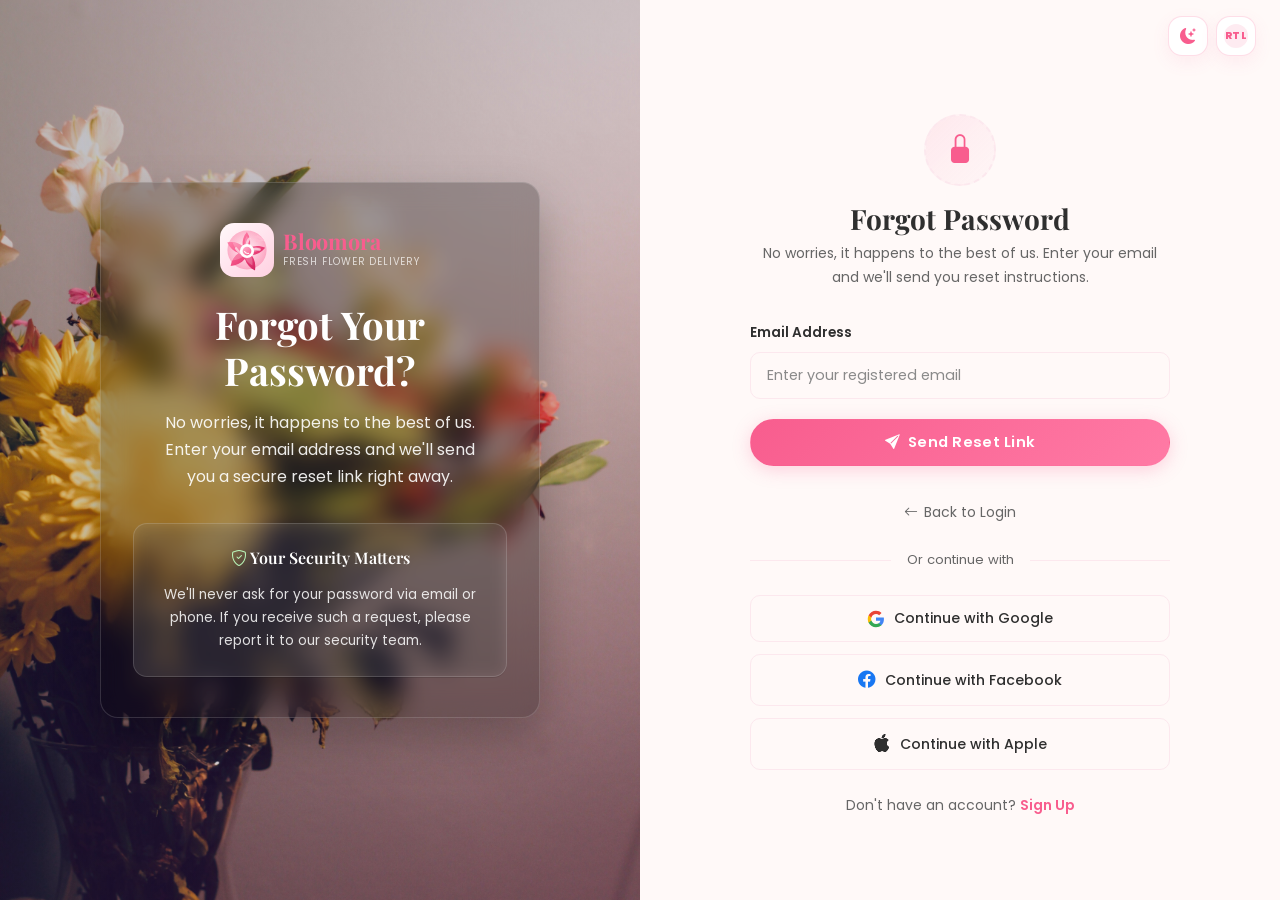
<file: forgot-password.html>
<!DOCTYPE html>
<html lang="en" dir="ltr" data-theme="light">

<head>
  <meta charset="UTF-8" />
  <meta name="viewport" content="width=device-width, initial-scale=1.0" />
  <title>Forgot Password</title>
  <meta name="description"
    content="Reset your Bloomora account password. Enter your email to receive a secure password reset link." />
  <link rel="preconnect" href="https://fonts.googleapis.com" />
  <link rel="preconnect" href="https://fonts.gstatic.com" crossorigin />
  <link
    href="https://fonts.googleapis.com/css2?family=Playfair+Display:ital,wght@0,400;0,600;0,700;1,400&family=Poppins:wght@300;400;500;600;700&display=swap"
    rel="stylesheet" />

  <link rel="stylesheet" href="https://cdn.jsdelivr.net/npm/bootstrap-icons@1.11.3/font/bootstrap-icons.min.css" />
  <link rel="icon" type="image/png" href="assets/images/favicon.png" />
  <link rel="apple-touch-icon" href="assets/images/favicon.png" />
  <link rel="stylesheet" href="assets/css/style.css" />
  <style>
    body {
      padding-top: 0 !important;
    }

    .auth-page {
      min-height: 100vh;
    }
  </style>
</head>

<body>

  <div class="auth-controls">
    <button class="nav-icon-btn toggle-theme-btn" aria-label="Toggle dark mode">
      <i class="bi bi-moon-stars-fill theme-icon-moon"></i>
      <i class="bi bi-sun-fill theme-icon-sun" style="display:none;"></i>
    </button>
    <button class="nav-icon-btn toggle-dir-btn" aria-label="Toggle direction">
      <span class="dir-label" style="font-size:0.7rem;font-weight:700;">RTL</span>
    </button>
  </div>

  <div class="auth-page">
    <!-- Visual Side -->
    <div class="auth-visual bg-banner-seasonal">
      <div class="auth-visual-content">
        <a href="index.html" class="navbar-brand auth-visual-brand" style="text-decoration:none;cursor:pointer;">
          <div class="brand-icon"><img src="assets/images/logo.svg" alt="Bloomora logo" class="brand-logo" /></div>
          <div class="brand-text">
            <span class="brand-name">Bloomora</span>
            <span class="brand-tagline">Fresh Flower Delivery</span>
          </div>
        </a>
        <h2>Forgot Your<br>Password?</h2>
        <p>No worries, it happens to the best of us. Enter your email address and we'll send you a secure reset link
          right away.</p>
        <div
          style="margin-top:2rem;padding:1.5rem;background:rgba(255,255,255,0.1);border-radius:14px;backdrop-filter:blur(8px);border:1px solid rgba(255,255,255,0.15);">
          <h4 style="font-size:1rem;font-weight:600;margin-bottom:1rem;"><i class="bi bi-shield-check"
              style="color:#b8f5b8;"></i> Your Security Matters</h4>
          <p style="font-size:0.85rem;opacity:0.85;line-height:1.7;">We'll never ask for your password via email or
            phone. If you receive such a request, please report it to our security team.</p>
        </div>
      </div>
    </div>

    <!-- Form Side -->
    <div class="auth-form-side">
      <div class="auth-form-container">
        <!-- Lock icon -->
        <div style="text-align:center;margin:2rem 0 1rem;">
          <div
            style="width:72px;height:72px;margin:0 auto 1rem;background:linear-gradient(135deg,rgba(248,93,142,0.1),rgba(252,232,238,0.2));border-radius:50%;display:flex;align-items:center;justify-content:center;border:2px dashed var(--border);">
            <i class="bi bi-lock-fill" style="font-size:1.8rem;color:var(--primary);"></i>
          </div>
        </div>

        <h1 class="auth-heading">Forgot Password</h1>
        <p class="auth-subtext">No worries, it happens to the best of us. Enter your email and we'll send you reset
          instructions.</p>

        <form data-form="forgot" id="forgotForm" style="margin-top:1.5rem;">
          <div class="form-group">
            <label class="form-label" for="forgot-email">Email Address</label>
            <input type="email" id="forgot-email" name="email" class="form-control"
              placeholder="Enter your registered email" required />
          </div>
          <button type="submit" class="btn btn-primary w-100" style="justify-content:center;margin-bottom:1rem;">
            <i class="bi bi-send-fill"></i> Send Reset Link
          </button>
        </form>

        <div style="text-align:center;margin:1rem 0;">
          <a href="login.html"
            style="font-size:0.875rem;color:var(--text-muted);display:inline-flex;align-items:center;gap:0.4rem;transition:color 0.3s;">
            <i class="bi bi-arrow-left"></i> Back to Login
          </a>
        </div>

        <div class="auth-divider">Or continue with</div>

        <div class="social-auth-btns">
          <button class="btn-social btn-google" type="button" aria-label="Continue with Google">
            <svg width="18" height="18" viewBox="0 0 24 24" fill="none" xmlns="http://www.w3.org/2000/svg">
              <path
                d="M22.56 12.25c0-.78-.07-1.53-.2-2.25H12v4.26h5.92c-.26 1.37-1.04 2.53-2.21 3.31v2.77h3.57c2.08-1.92 3.28-4.74 3.28-8.09z"
                fill="#4285F4" />
              <path
                d="M12 23c2.97 0 5.46-.98 7.28-2.66l-3.57-2.77c-.98.66-2.23 1.06-3.71 1.06-2.86 0-5.29-1.93-6.16-4.53H2.18v2.84C3.99 20.53 7.7 23 12 23z"
                fill="#34A853" />
              <path
                d="M5.84 14.09c-.22-.66-.35-1.36-.35-2.09s.13-1.43.35-2.09V7.07H2.18C1.43 8.55 1 10.22 1 12s.43 3.45 1.18 4.93l2.85-2.22.81-.62z"
                fill="#FBBC05" />
              <path
                d="M12 5.38c1.62 0 3.06.56 4.21 1.64l3.15-3.15C17.45 2.09 14.97 1 12 1 7.7 1 3.99 3.47 2.18 7.07l3.66 2.84c.87-2.6 3.3-4.53 6.16-4.53z"
                fill="#EA4335" />
            </svg>
            Continue with Google
          </button>
          <button class="btn-social btn-facebook" type="button" aria-label="Continue with Facebook">
            <i class="bi bi-facebook" style="font-size:1.1rem;color:#1877f2;"></i>
            Continue with Facebook
          </button>
          <button class="btn-social btn-apple" type="button" aria-label="Continue with Apple">
            <i class="bi bi-apple" style="font-size:1.1rem;"></i>
            Continue with Apple
          </button>
        </div>

        <div class="auth-footer">
          Don't have an account? <a href="signup.html">Sign Up</a>
        </div>
      </div>
    </div>
  </div>

  <script src="assets/js/main.js"></script>
</body>

</html>
</file>
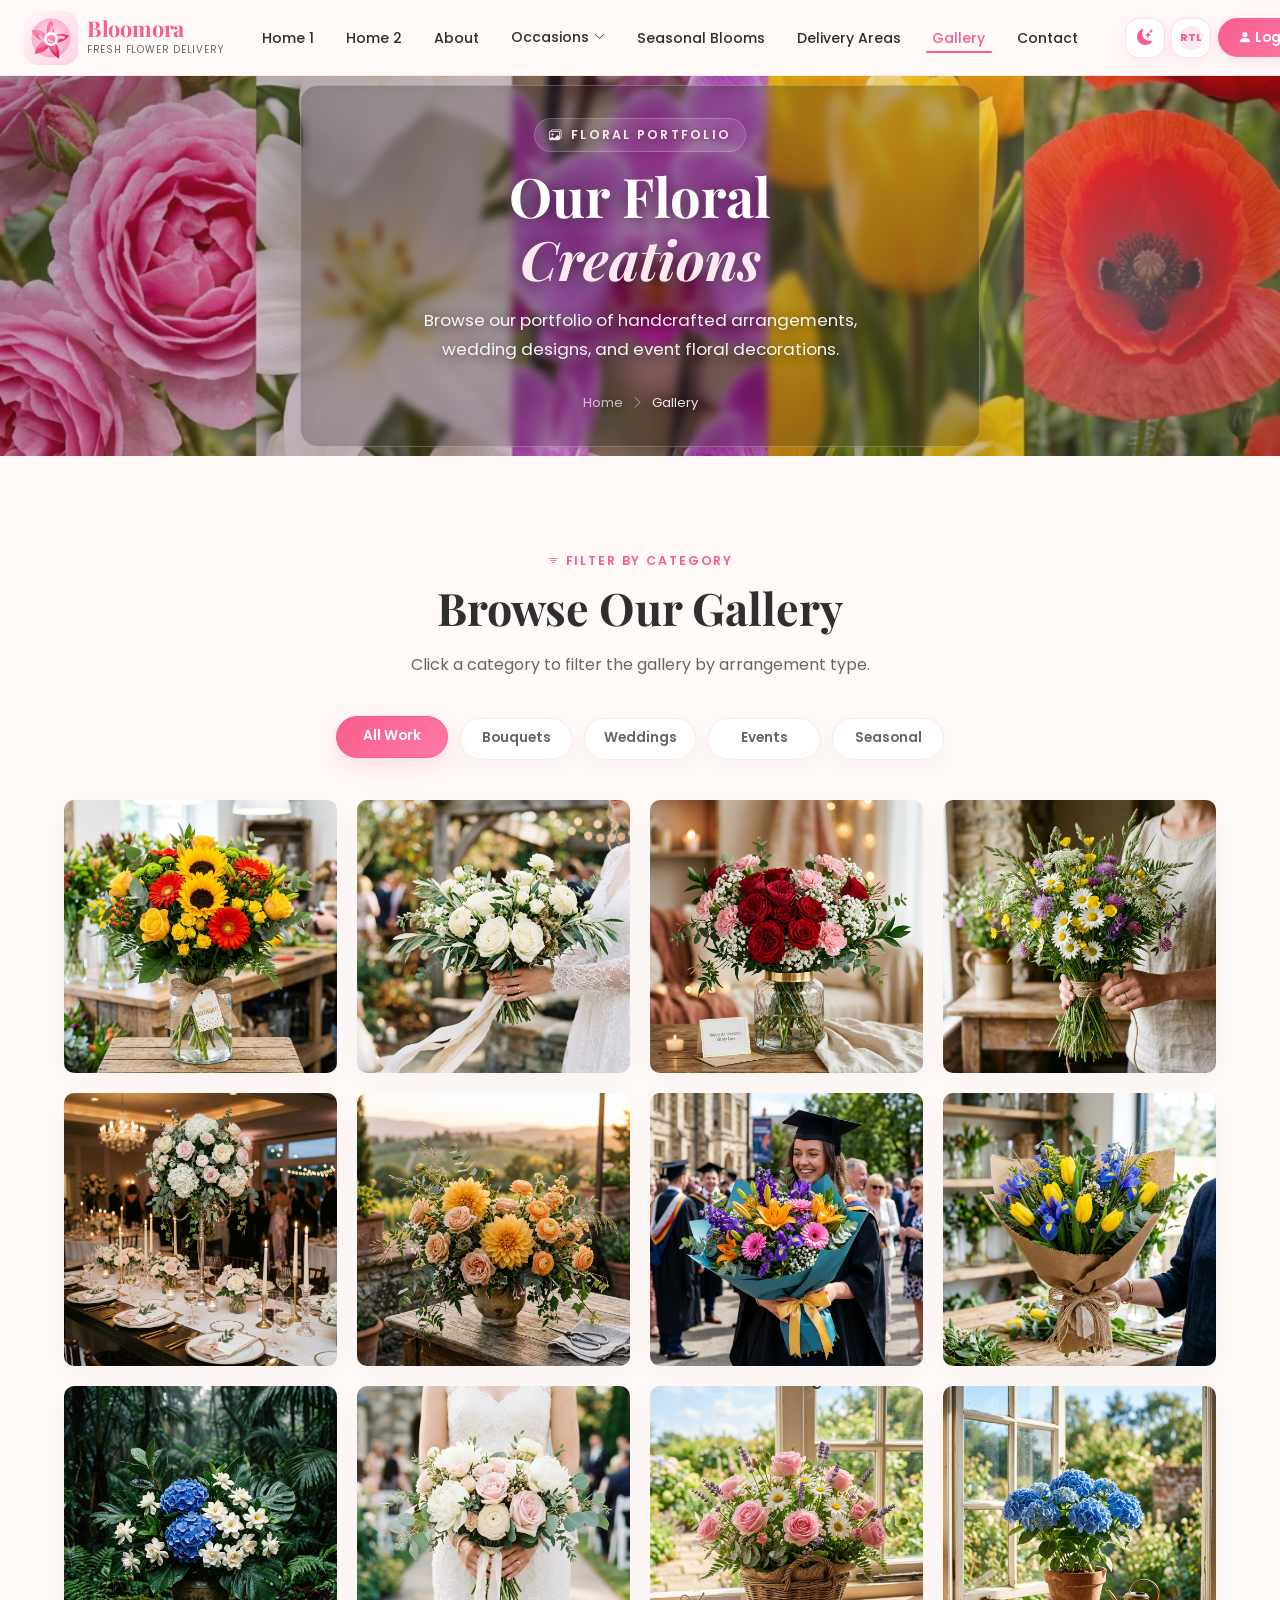
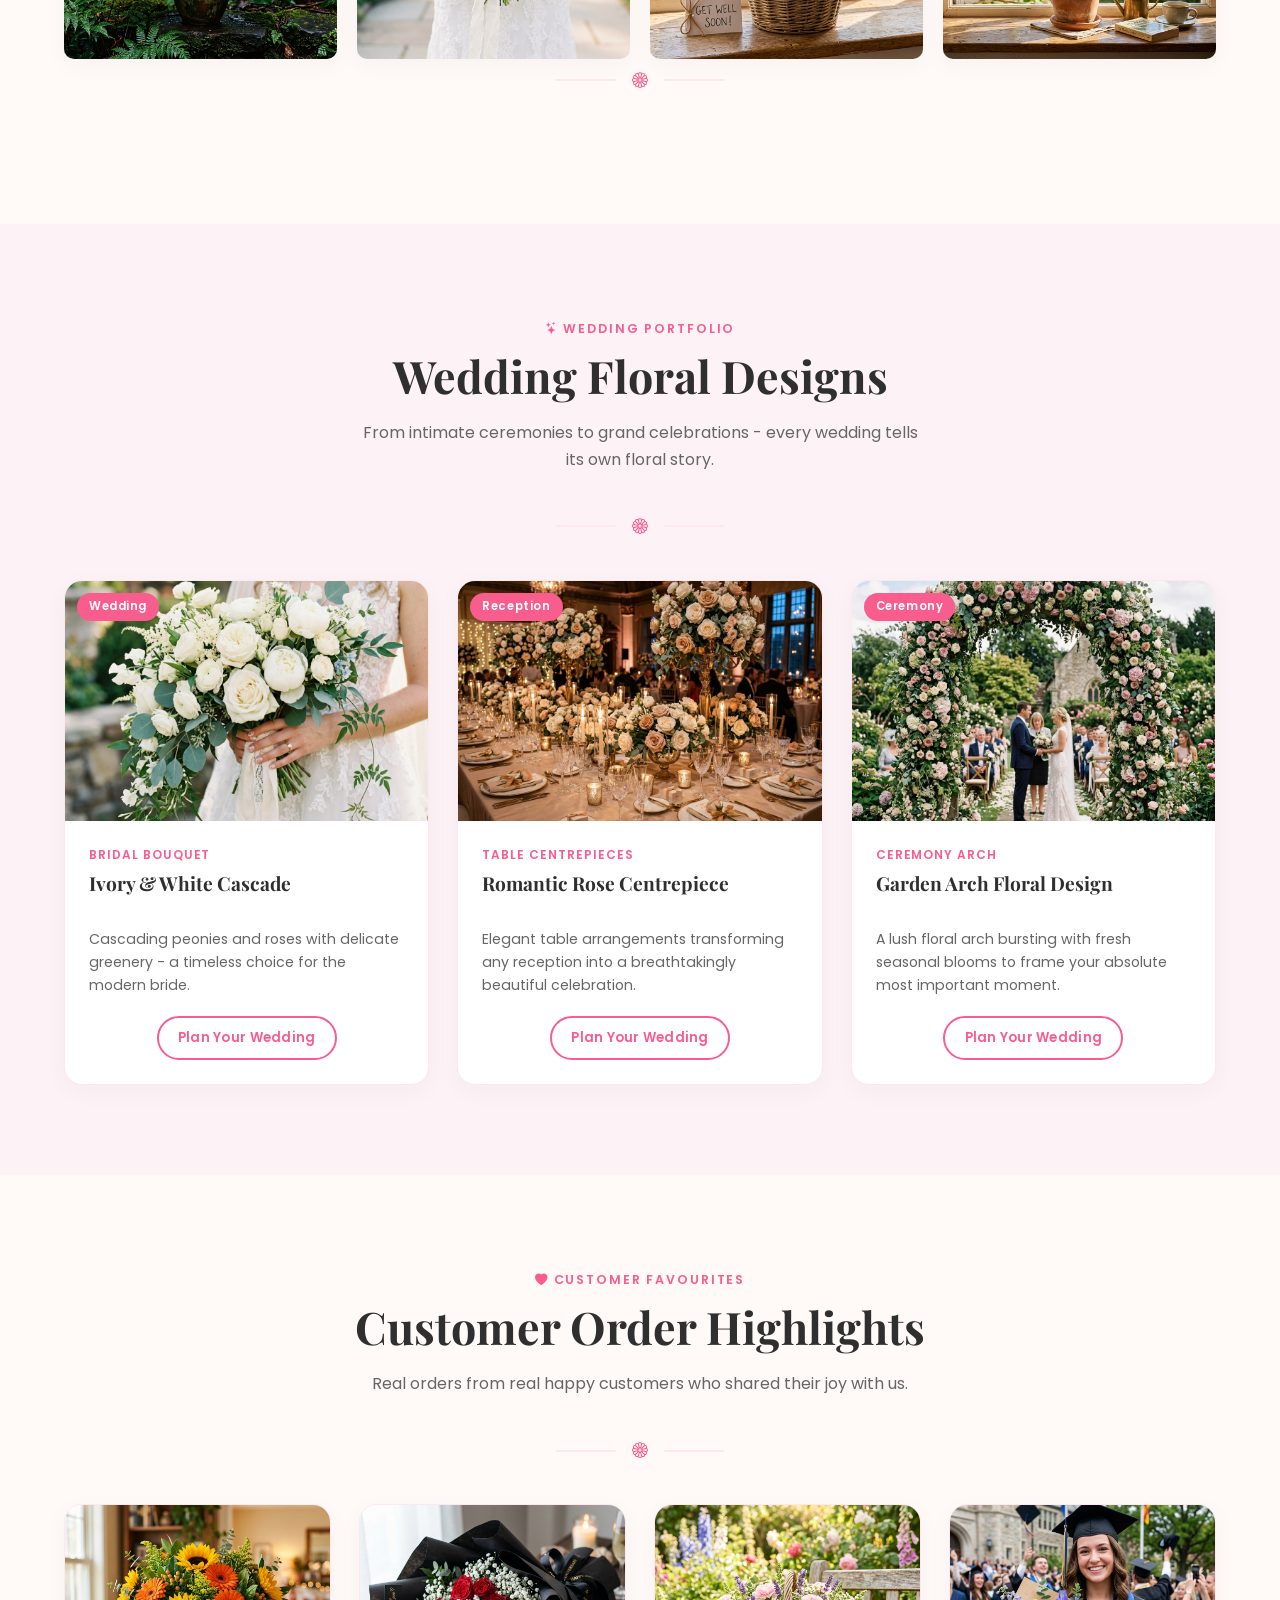
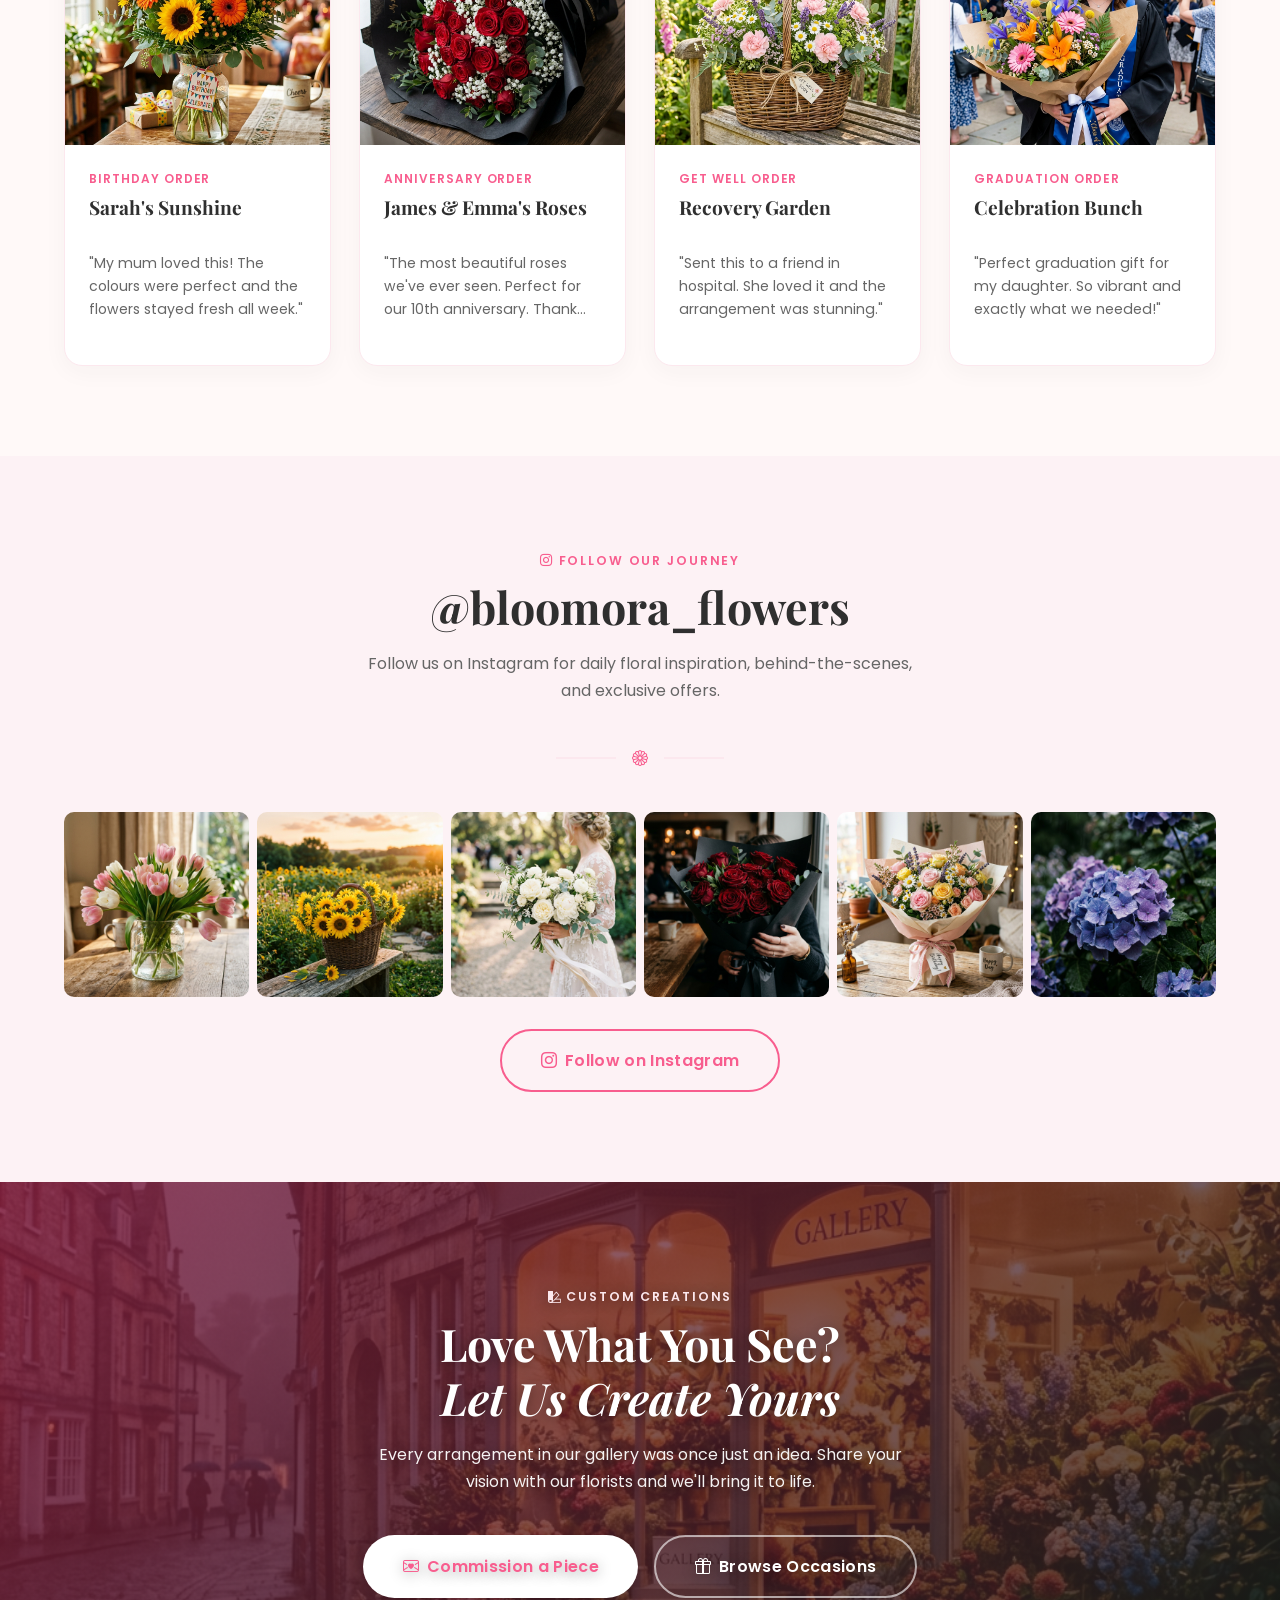
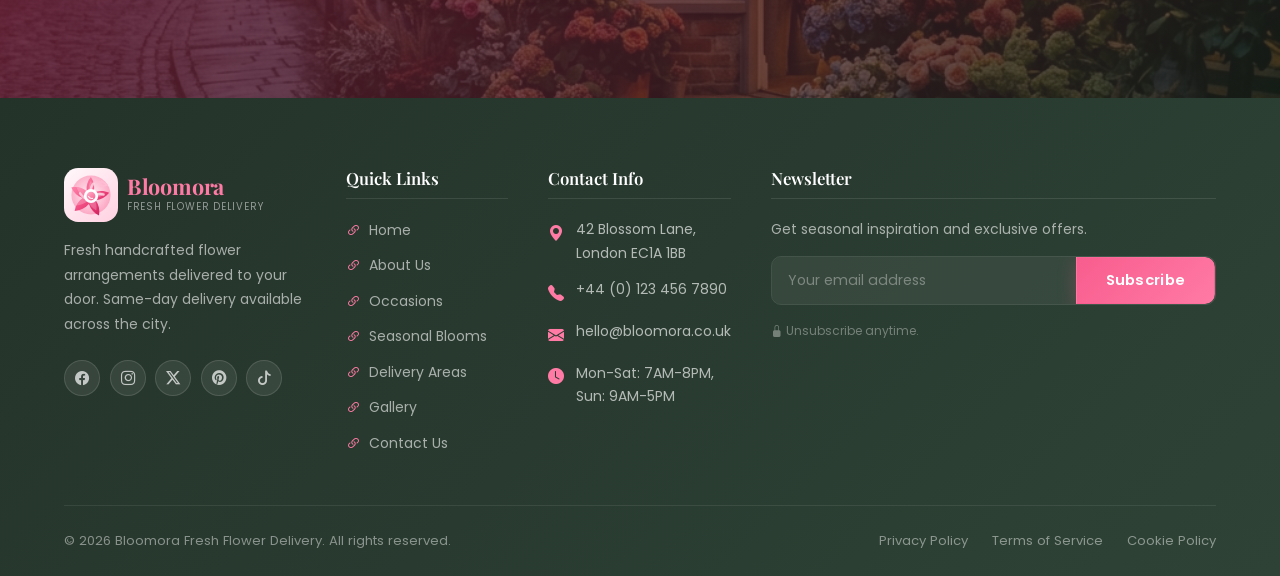
<file: gallery.html>
<!DOCTYPE html>
<html lang="en" dir="ltr" data-theme="light">
<head>
  <meta charset="UTF-8" />
  <meta name="viewport" content="width=device-width, initial-scale=1.0" />
  <title>Gallery</title>
  <meta name="description" content="Browse Bloomora's gallery of stunning flower arrangements, wedding floral designs, event decorations, and customer order highlights." />
  <link rel="preconnect" href="https://fonts.googleapis.com" />
  <link rel="preconnect" href="https://fonts.gstatic.com" crossorigin />
  <link href="https://fonts.googleapis.com/css2?family=Playfair+Display:ital,wght@0,400;0,600;0,700;1,400&family=Poppins:wght@300;400;500;600;700&display=swap" rel="stylesheet" />
  
  <link rel="stylesheet" href="https://cdn.jsdelivr.net/npm/bootstrap-icons@1.11.3/font/bootstrap-icons.min.css" />
  <link rel="icon" type="image/png" href="assets/images/favicon.png" />
  <link rel="apple-touch-icon" href="assets/images/favicon.png" />
  <link rel="stylesheet" href="assets/css/style.css?v=4.7" />
  <link rel="stylesheet" href="assets/css/pages.css?v=4.7" />
</head>
<body>

  <!-- NAVBAR -->
  <nav class="navbar" role="navigation">
    <div class="nav-inner">
      <a href="index.html" class="navbar-brand"><div class="brand-icon"><img src="assets/images/logo.svg" alt="Bloomora logo" class="brand-logo"></div><div class="brand-text"><span class="brand-name">Bloomora</span><span class="brand-tagline">Fresh Flower Delivery</span></div></a>
      <ul class="nav-links" role="list">
        <li><a href="index.html" class="nav-link">Home 1</a></li><li><a href="home2.html" class="nav-link">Home 2</a></li><li><a href="about.html" class="nav-link">About</a></li>
        <li class="nav-dropdown"><a href="occasions.html" class="nav-link nav-dropdown-toggle">Occasions <i class="bi bi-chevron-down" style="font-size:0.7rem;"></i></a><ul class="dropdown-menu"><li><a href="occasions.html#birthday" class="dropdown-item"><i class="bi bi-balloon-heart"></i><span><strong>Birthday</strong><span>Bright celebration bouquets</span></span></a></li><li><a href="occasions.html#anniversary" class="dropdown-item"><i class="bi bi-heart-fill"></i><span><strong>Anniversary</strong><span>Romantic premium roses</span></span></a></li><li><a href="occasions.html#wedding" class="dropdown-item"><i class="bi bi-stars"></i><span><strong>Wedding</strong><span>Bridal and venue flowers</span></span></a></li><li><a href="occasions.html#funeral" class="dropdown-item"><i class="bi bi-flower2"></i><span><strong>Sympathy</strong><span>Calm respectful tributes</span></span></a></li><li><a href="occasions.html#congrats" class="dropdown-item"><i class="bi bi-trophy-fill"></i><span><strong>Congratulations</strong><span>For wins and milestones</span></span></a></li><li><a href="occasions.html#getwell" class="dropdown-item"><i class="bi bi-heart-pulse-fill"></i><span><strong>Get Well</strong><span>Warm recovery wishes</span></span></a></li></ul></li>
        <li><a href="seasonal-blooms.html" class="nav-link">Seasonal Blooms</a></li><li><a href="delivery-areas.html" class="nav-link">Delivery Areas</a></li><li><a href="gallery.html" class="nav-link active">Gallery</a></li><li><a href="contact.html" class="nav-link">Contact</a></li>
      </ul>
      <div class="nav-controls"><button class="nav-icon-btn toggle-theme-btn"><i class="bi bi-moon-stars-fill theme-icon-moon"></i><i class="bi bi-sun-fill theme-icon-sun" style="display:none;"></i></button><button class="nav-icon-btn toggle-dir-btn"><span class="dir-label" style="font-size:0.7rem;font-weight:700;">RTL</span></button><a href="login.html" class="btn-login-nav nav-link"><i class="bi bi-person-fill"></i> Login</a></div>
      <button class="hamburger" id="hamburger" aria-label="Open mobile menu" aria-expanded="false"><span></span><span></span><span></span></button>
    </div>
  </nav>
  <div class="mobile-menu" id="mobileMenu">
    <ul class="mobile-nav-links"><li><a href="index.html" class="mobile-nav-link">Home 1</a></li><li><a href="home2.html" class="mobile-nav-link">Home 2</a></li><li><a href="about.html" class="mobile-nav-link">About</a></li><li><a href="occasions.html" class="mobile-nav-link">Occasions</a></li><li><a href="seasonal-blooms.html" class="mobile-nav-link">Seasonal Blooms</a></li><li><a href="delivery-areas.html" class="mobile-nav-link">Delivery Areas</a></li><li><a href="gallery.html" class="mobile-nav-link active">Gallery</a></li><li><a href="contact.html" class="mobile-nav-link">Contact</a></li></ul>
    <div class="mobile-controls"><button class="nav-icon-btn toggle-theme-btn"><i class="bi bi-moon-stars-fill theme-icon-moon"></i><i class="bi bi-sun-fill theme-icon-sun" style="display:none;"></i></button><button class="nav-icon-btn toggle-dir-btn"><span class="dir-label" style="font-size:0.7rem;font-weight:700;">RTL</span></button></div>
    <div class="mobile-login-btn"><a href="login.html" class="btn-login-nav" style="display:flex;align-items:center;justify-content:center;gap:0.5rem;padding:0.75rem;border-radius:50px;"><i class="bi bi-person-fill"></i> Login </a></div>
  </div>

  <!-- PAGE BANNER -->
  <section class="page-banner bg-banner-gallery" aria-label="Gallery banner">
    <div class="container">
      <div class="banner-content" data-animate="fade-up">
        <span class="banner-eyebrow"><i class="bi bi-images"></i> Floral Portfolio</span>
        <h1 class="banner-title">Our Floral<br><span>Creations</span></h1>
        <p class="banner-desc">Browse our portfolio of handcrafted arrangements, wedding designs, and event floral decorations.</p>
        <div class="banner-breadcrumb"><a href="index.html">Home</a><span class="sep"><i class="bi bi-chevron-right"></i></span><span>Gallery</span></div>
      </div>
    </div>
    <div class="banner-deco"></div>
  </section>

  <!-- === FILTERABLE GALLERY === -->
  <section class="section" aria-label="Filterable flower gallery">
    <div class="container">
      <div class="text-center" data-animate="fade-up">
        <span class="section-eyebrow"><i class="bi bi-filter"></i> Filter By Category</span>
        <h2 class="section-title">Browse Our Gallery</h2>
        <p class="section-subtitle">Click a category to filter the gallery by arrangement type.</p>
      </div>

      <div class="filter-btns" data-animate="fade-up" data-delay="100">
        <button class="filter-btn active" data-filter="all">All Work</button>
        <button class="filter-btn" data-filter="bouquets">Bouquets</button>
        <button class="filter-btn" data-filter="wedding">Weddings</button>
        <button class="filter-btn" data-filter="events">Events</button>
        <button class="filter-btn" data-filter="seasonal">Seasonal</button>
      </div>

      <div class="gallery-grid">
        <div class="gallery-item" data-category="bouquets" data-animate="zoom-in" data-delay="50">
          <img src="assets/images/flowers/feeling_birthday.png" alt="Birthday rose bouquet" loading="lazy" />
          <div class="gallery-overlay"><i class="bi bi-zoom-in"></i></div>
        </div>
        <div class="gallery-item" data-category="wedding" data-animate="zoom-in" data-delay="100">
          <img src="assets/images/wedding/wedding_main.png" alt="Bridal wedding bouquet" loading="lazy" />
          <div class="gallery-overlay"><i class="bi bi-zoom-in"></i></div>
        </div>
        <div class="gallery-item" data-category="bouquets" data-animate="zoom-in" data-delay="150">
          <img src="assets/images/flowers/feeling_anniversary.png" alt="Anniversary red roses" loading="lazy" />
          <div class="gallery-overlay"><i class="bi bi-zoom-in"></i></div>
        </div>
        <div class="gallery-item" data-category="seasonal" data-animate="zoom-in" data-delay="200">
          <img src="assets/images/flowers/limited_spring.png" alt="Spring tulip collection" loading="lazy" />
          <div class="gallery-overlay"><i class="bi bi-zoom-in"></i></div>
        </div>
        <div class="gallery-item" data-category="events" data-animate="zoom-in" data-delay="250">
          <img src="assets/images/wedding/wedding_secondary.png" alt="Florist shop event decor" loading="lazy" />
          <div class="gallery-overlay"><i class="bi bi-zoom-in"></i></div>
        </div>
        <div class="gallery-item" data-category="seasonal" data-animate="zoom-in" data-delay="300">
          <img src="assets/images/flowers/limited_summer.png" alt="Summer sunflower arrangement" loading="lazy" />
          <div class="gallery-overlay"><i class="bi bi-zoom-in"></i></div>
        </div>
        <div class="gallery-item" data-category="bouquets" data-animate="zoom-in" data-delay="350">
          <img src="assets/images/flowers/congrats_main.png" alt="Congratulations bouquet" loading="lazy" />
          <div class="gallery-overlay"><i class="bi bi-zoom-in"></i></div>
        </div>
        <div class="gallery-item" data-category="events" data-animate="zoom-in" data-delay="400">
          <img src="assets/images/flowers/congrats_secondary.png" alt="Event floral arrangements" loading="lazy" />
          <div class="gallery-overlay"><i class="bi bi-zoom-in"></i></div>
        </div>
        <div class="gallery-item" data-category="seasonal" data-animate="zoom-in" data-delay="450">
          <img src="assets/images/flowers/limited_monsoon.png" alt="Monsoon hydrangea arrangement" loading="lazy" />
          <div class="gallery-overlay"><i class="bi bi-zoom-in"></i></div>
        </div>
        <div class="gallery-item" data-category="wedding" data-animate="zoom-in" data-delay="500">
          <img src="assets/images/flowers/feeling_wedding.png" alt="Wedding floral backdrop" loading="lazy" />
          <div class="gallery-overlay"><i class="bi bi-zoom-in"></i></div>
        </div>
        <div class="gallery-item" data-category="bouquets" data-animate="zoom-in" data-delay="550">
          <img src="assets/images/flowers/getwell_main.png" alt="Get well arrangement" loading="lazy" />
          <div class="gallery-overlay"><i class="bi bi-zoom-in"></i></div>
        </div>
        <div class="gallery-item" data-category="events" data-animate="zoom-in" data-delay="600">
          <img src="assets/images/flowers/getwell_secondary.png" alt="Seasonal event display" loading="lazy" />
          <div class="gallery-overlay"><i class="bi bi-zoom-in"></i></div>
        </div>
      </div>
      <div class="section-divider"><div class="line"></div><i class="bi bi-flower1 flower-icon"></i><div class="line"></div></div>
    </div>
  </section>

  <!-- === WEDDING FLORAL DESIGNS === -->
  <section class="section section-alt" aria-label="Wedding floral designs">
    <div class="container">
      <div class="text-center" data-animate="fade-up">
        <span class="section-eyebrow"><i class="bi bi-stars"></i> Wedding Portfolio</span>
        <h2 class="section-title">Wedding Floral Designs</h2>
        <p class="section-subtitle">From intimate ceremonies to grand celebrations - every wedding tells its own floral story.</p>
      </div>
      <div class="section-divider"><div class="line"></div><i class="bi bi-flower1 flower-icon"></i><div class="line"></div></div>

      <div class="card-grid card-grid-3 wedding-grid">
        <article class="card" data-animate="fade-up" data-delay="100">
          <div class="card-img-wrap">
            <img src="assets/images/wedding/wedding_portfolio_1.png" alt="Bridal bouquet" class="card-img" loading="lazy" />
            <span class="card-badge">Wedding</span>
          </div>
          <div class="card-body">
            <span class="card-label">Bridal Bouquet</span>
            <h3 class="card-title">Ivory &amp; White Cascade</h3>
            <p class="card-desc">Cascading peonies and roses<br class="tablet-mini-br"> with delicate greenery - a<br class="tablet-mini-br"> timeless choice for the<br class="tablet-mini-br"> modern bride.</p>
            <a href="contact.html" class="btn btn-outline btn-sm">Plan Your Wedding</a>
          </div>
        </article>
        <article class="card" data-animate="fade-up" data-delay="200">
          <div class="card-img-wrap">
            <img src="assets/images/wedding/wedding_portfolio_2.png" alt="Reception centrepieces" class="card-img" loading="lazy" />
            <span class="card-badge">Reception</span>
          </div>
          <div class="card-body">
            <span class="card-label">Table Centrepieces</span>
            <h3 class="card-title">Romantic Rose Centrepiece</h3>
            <p class="card-desc">Elegant table arrangements<br class="tablet-mini-br"> transforming any reception<br class="tablet-mini-br"> into a breathtakingly<br class="tablet-mini-br"> beautiful celebration.</p>
            <a href="contact.html" class="btn btn-outline btn-sm">Plan Your Wedding</a>
          </div>
        </article>
        <article class="card" data-animate="fade-up" data-delay="300">
          <div class="card-img-wrap">
            <img src="assets/images/wedding/wedding_portfolio_3.png" alt="Ceremony arch flowers" class="card-img" loading="lazy" />
            <span class="card-badge">Ceremony</span>
          </div>
          <div class="card-body">
            <span class="card-label">Ceremony Arch</span>
            <h3 class="card-title">Garden Arch Floral Design</h3>
            <p class="card-desc">A lush floral arch bursting<br class="tablet-mini-br"> with fresh seasonal blooms<br class="tablet-mini-br"> to frame your absolute<br class="tablet-mini-br"> most important moment.</p>
            <a href="contact.html" class="btn btn-outline btn-sm">Plan Your Wedding</a>
          </div>
        </article>
      </div>
    </div>
  </section>

  <!-- === CUSTOMER ORDER HIGHLIGHTS === -->
  <section class="section" aria-label="Customer order highlights">
    <div class="container">
      <div class="text-center" data-animate="fade-up">
        <span class="section-eyebrow"><i class="bi bi-heart-fill"></i> Customer Favourites</span>
        <h2 class="section-title">Customer Order Highlights</h2>
        <p class="section-subtitle">Real orders from real happy customers who shared their joy with us.</p>
      </div>
      <div class="section-divider"><div class="line"></div><i class="bi bi-flower1 flower-icon"></i><div class="line"></div></div>

      <div class="card-grid card-grid-4 highlights-grid">
        <article class="card" data-animate="fade-up" data-delay="100">
          <div class="card-img-wrap">
            <img src="assets/images/gallery/highlight_birthday.png" alt="Sarah's birthday order" class="card-img" loading="lazy" />
          </div>
          <div class="card-body">
            <span class="card-label">Birthday Order</span>
            <h3 class="card-title">Sarah's Sunshine</h3>
            <p class="card-desc">"My mum loved this! The colours were perfect and the flowers stayed fresh all week."</p>
          </div>
        </article>
        <article class="card" data-animate="fade-up" data-delay="200">
          <div class="card-img-wrap">
            <img src="assets/images/gallery/highlight_anniversary.png" alt="James anniversary order" class="card-img" loading="lazy" />
          </div>
          <div class="card-body">
            <span class="card-label">Anniversary Order</span>
            <h3 class="card-title">James &amp; Emma's Roses</h3>
            <p class="card-desc">"The most beautiful roses we've ever seen. Perfect for our 10th anniversary. Thank you!"</p>
          </div>
        </article>
        <article class="card" data-animate="fade-up" data-delay="300">
          <div class="card-img-wrap">
            <img src="assets/images/gallery/highlight_getwell.png" alt="Get well order" class="card-img" loading="lazy" />
          </div>
          <div class="card-body">
            <span class="card-label">Get Well Order</span>
            <h3 class="card-title">Recovery Garden</h3>
            <p class="card-desc">"Sent this to a friend in hospital. She loved it and the arrangement was stunning."</p>
          </div>
        </article>
        <article class="card" data-animate="fade-up" data-delay="400">
          <div class="card-img-wrap">
            <img src="assets/images/gallery/highlight_congrats.png" alt="Graduation order" class="card-img" loading="lazy" />
          </div>
          <div class="card-body">
            <span class="card-label">Graduation Order</span>
            <h3 class="card-title">Celebration Bunch</h3>
            <p class="card-desc">"Perfect graduation gift for my daughter.<br class="tablet-mini-br"> So vibrant and exactly what<br class="tablet-mini-br"> we needed!"</p>
          </div>
        </article>
      </div>
    </div>
  </section>

  <!-- === INSTAGRAM SHOWCASE === -->
  <section class="section section-alt" aria-label="Instagram flower showcase">
    <div class="container">
      <div class="text-center" data-animate="fade-up">
        <span class="section-eyebrow"><i class="bi bi-instagram"></i> Follow Our Journey</span>
        <h2 class="section-title">@bloomora_flowers</h2>
        <p class="section-subtitle">Follow us on Instagram for daily floral inspiration, behind-the-scenes, and exclusive offers.</p>
      </div>
      <div class="section-divider"><div class="line"></div><i class="bi bi-flower1 flower-icon"></i><div class="line"></div></div>

      <div class="insta-grid" data-animate="zoom-in">
        <div class="insta-item"><img src="assets/images/instagram/insta_1.png" alt="Instagram post spring tulips" loading="lazy" /></div>
        <div class="insta-item"><img src="assets/images/instagram/insta_2.png" alt="Instagram post summer sunflowers" loading="lazy" /></div>
        <div class="insta-item"><img src="assets/images/instagram/insta_3.png" alt="Instagram post wedding bouquet" loading="lazy" /></div>
        <div class="insta-item"><img src="assets/images/instagram/insta_4.png" alt="Instagram post red roses" loading="lazy" /></div>
        <div class="insta-item"><img src="assets/images/instagram/insta_5.png" alt="Instagram post birthday flowers" loading="lazy" /></div>
        <div class="insta-item"><img src="assets/images/instagram/insta_6.png" alt="Instagram post hydrangeas" loading="lazy" /></div>
      </div>

      <div class="text-center" style="margin-top:2rem;" data-animate="fade-up">
        <a href="#" class="btn btn-outline btn-lg">
          <i class="bi bi-instagram"></i> Follow on Instagram
        </a>
      </div>
    </div>
  </section>

  <!-- === CTA === -->
  <section class="cta-section bg-cta-6" aria-label="Commission a piece CTA">
    <div class="container">
      <div class="cta-content" data-animate="zoom-in">
        <span class="section-eyebrow" style="color:var(--secondary);"><i class="bi bi-palette2"></i> Custom Creations</span>
        <h2 class="section-title">Love What You See?<br><em>Let Us Create Yours</em></h2>
        <p class="section-subtitle">Every arrangement in our gallery was once just an idea. Share your vision with our florists and we'll bring it to life.</p>
        <div class="cta-actions">
          <a href="contact.html" class="btn btn-white btn-lg"><i class="bi bi-envelope-heart"></i> Commission a Piece</a>
          <a href="occasions.html" class="btn btn-outline-white btn-lg"><i class="bi bi-gift"></i> Browse Occasions</a>
        </div>
      </div>
    </div>
  </section>

  <!-- FOOTER -->
  <footer class="footer" aria-label="Site footer">
    <div class="container">
      <div class="footer-grid">
        <div class="footer-brand"><a href="index.html" class="navbar-brand" style="margin-bottom:1rem; display:flex;"><div class="brand-icon"><img src="assets/images/logo.svg" alt="Bloomora logo" class="brand-logo"></div><div class="brand-text"><span class="brand-name">Bloomora</span><span class="brand-tagline">Fresh Flower Delivery</span></div></a><p class="footer-desc">Fresh handcrafted flower arrangements delivered to your door. Same-day delivery available across the city.</p><div class="social-links"><a href="#" class="social-link"><i class="bi bi-facebook"></i></a><a href="#" class="social-link"><i class="bi bi-instagram"></i></a><a href="#" class="social-link"><i class="bi bi-twitter-x"></i></a><a href="#" class="social-link"><i class="bi bi-pinterest"></i></a><a href="#" class="social-link"><i class="bi bi-tiktok"></i></a></div></div>
        <div><h3 class="footer-col-title">Quick Links</h3><ul class="footer-links"><li><a href="index.html"><i class="bi bi-link-45deg"></i>Home</a></li><li><a href="about.html"><i class="bi bi-link-45deg"></i>About Us</a></li><li><a href="occasions.html"><i class="bi bi-link-45deg"></i>Occasions</a></li><li><a href="seasonal-blooms.html"><i class="bi bi-link-45deg"></i>Seasonal Blooms</a></li><li><a href="delivery-areas.html"><i class="bi bi-link-45deg"></i>Delivery Areas</a></li><li><a href="gallery.html"><i class="bi bi-link-45deg"></i>Gallery</a></li><li><a href="contact.html"><i class="bi bi-link-45deg"></i>Contact Us</a></li></ul></div>
        <div><h3 class="footer-col-title">Contact Info</h3><div class="footer-contact"><div class="footer-contact-item"><i class="bi bi-geo-alt-fill"></i><span>42 Blossom Lane, London EC1A 1BB</span></div><div class="footer-contact-item"><i class="bi bi-telephone-fill"></i><span>+44 (0) 123 456 7890</span></div><div class="footer-contact-item"><i class="bi bi-envelope-fill"></i><span>hello@bloomora.co.uk</span></div><div class="footer-contact-item"><i class="bi bi-clock-fill"></i><span>Mon-Sat: 7AM-8PM, Sun: 9AM-5PM</span></div></div></div>
        <div class="footer-newsletter"><h3 class="footer-col-title">Newsletter</h3><p class="footer-newsletter-text">Get seasonal inspiration and exclusive offers.</p><form data-form="newsletter" style="margin-bottom:1rem;"><div class="input-group"><input type="email" placeholder="Your email address" required /><button type="submit" class="btn btn-primary" style="border-radius:0 var(--radius-sm) var(--radius-sm) 0;">Subscribe</button></div></form><p style="font-size:0.75rem;color:rgba(255,255,255,0.35);"><i class="bi bi-lock-fill"></i> Unsubscribe anytime.</p></div>
      </div>
      <div class="footer-bottom"><p class="footer-bottom-text">&copy; 2026 Bloomora Fresh Flower Delivery. All rights reserved.</p><div class="footer-bottom-links"><a href="#">Privacy Policy</a><a href="#">Terms of Service</a><a href="#">Cookie Policy</a></div></div>
    </div>
  </footer>
  <script src="assets/js/main.js?v=4.6"></script>
</body>
</html>
</file>
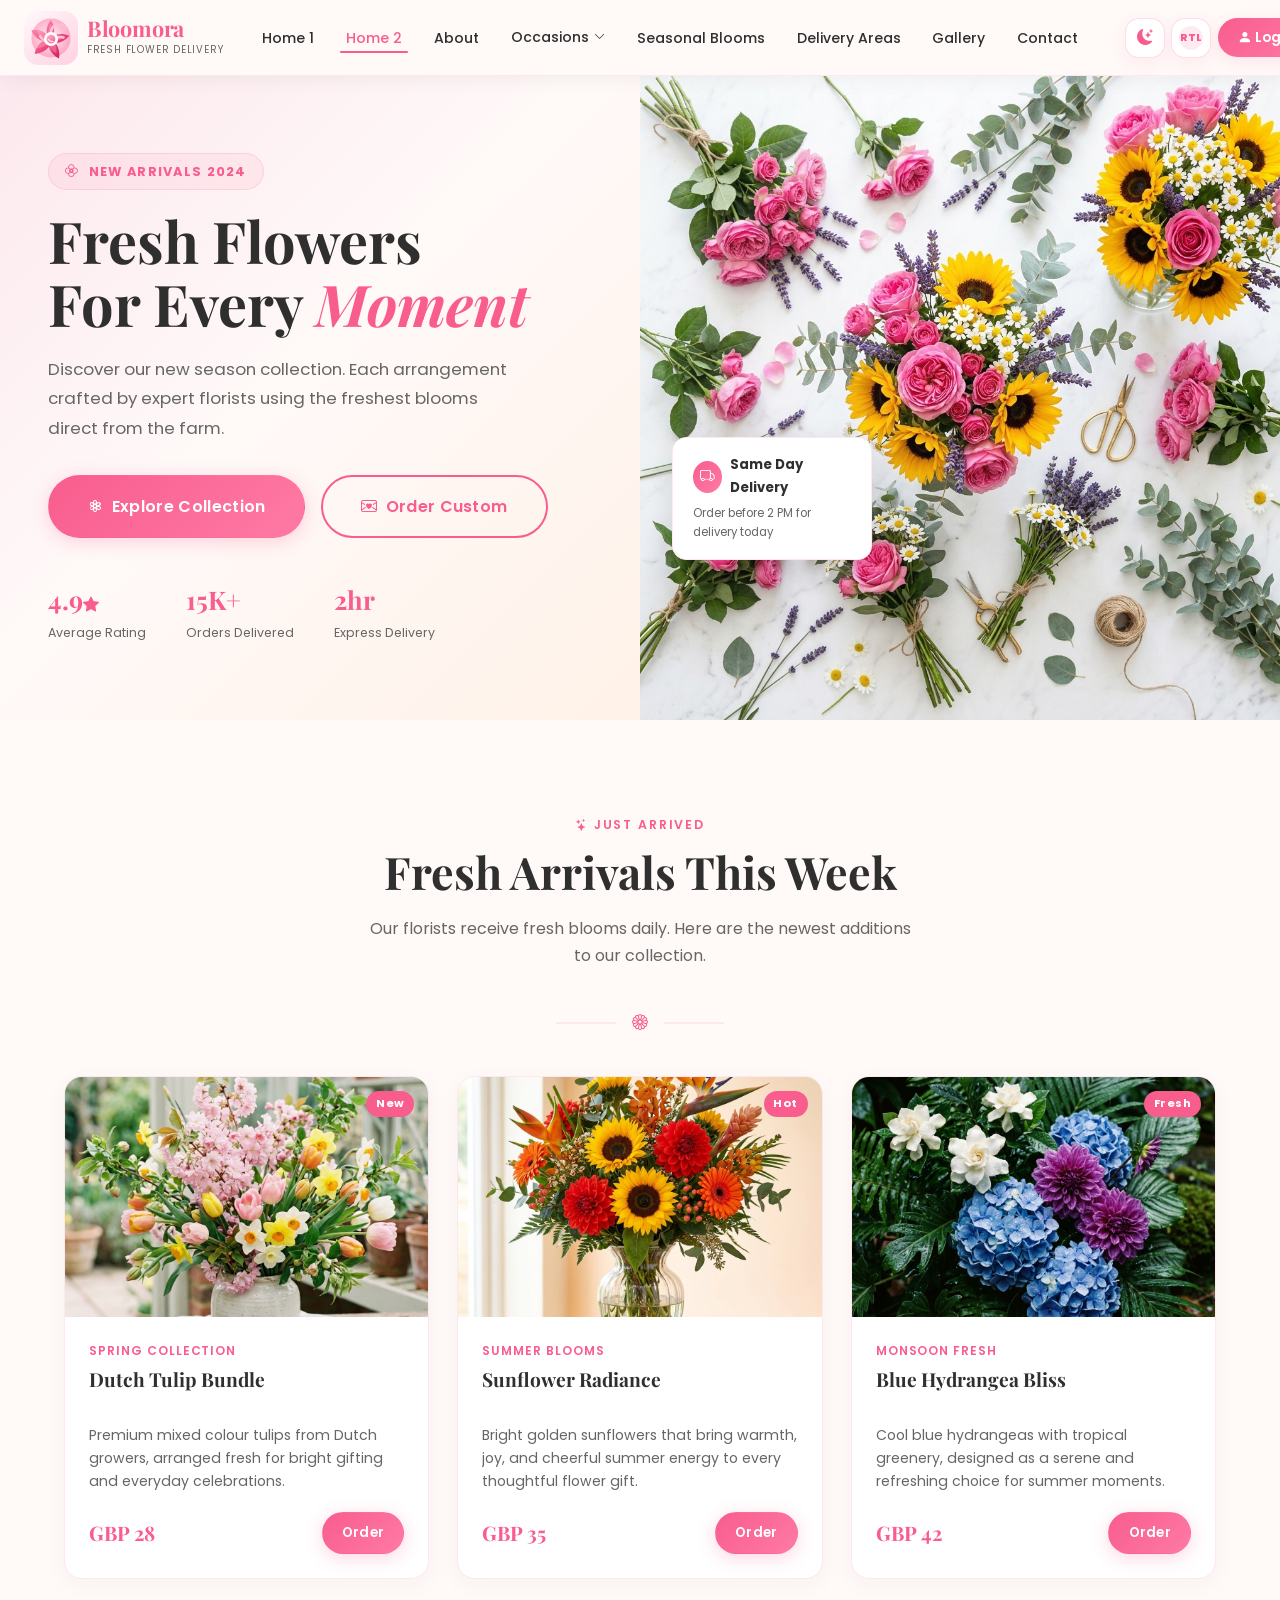
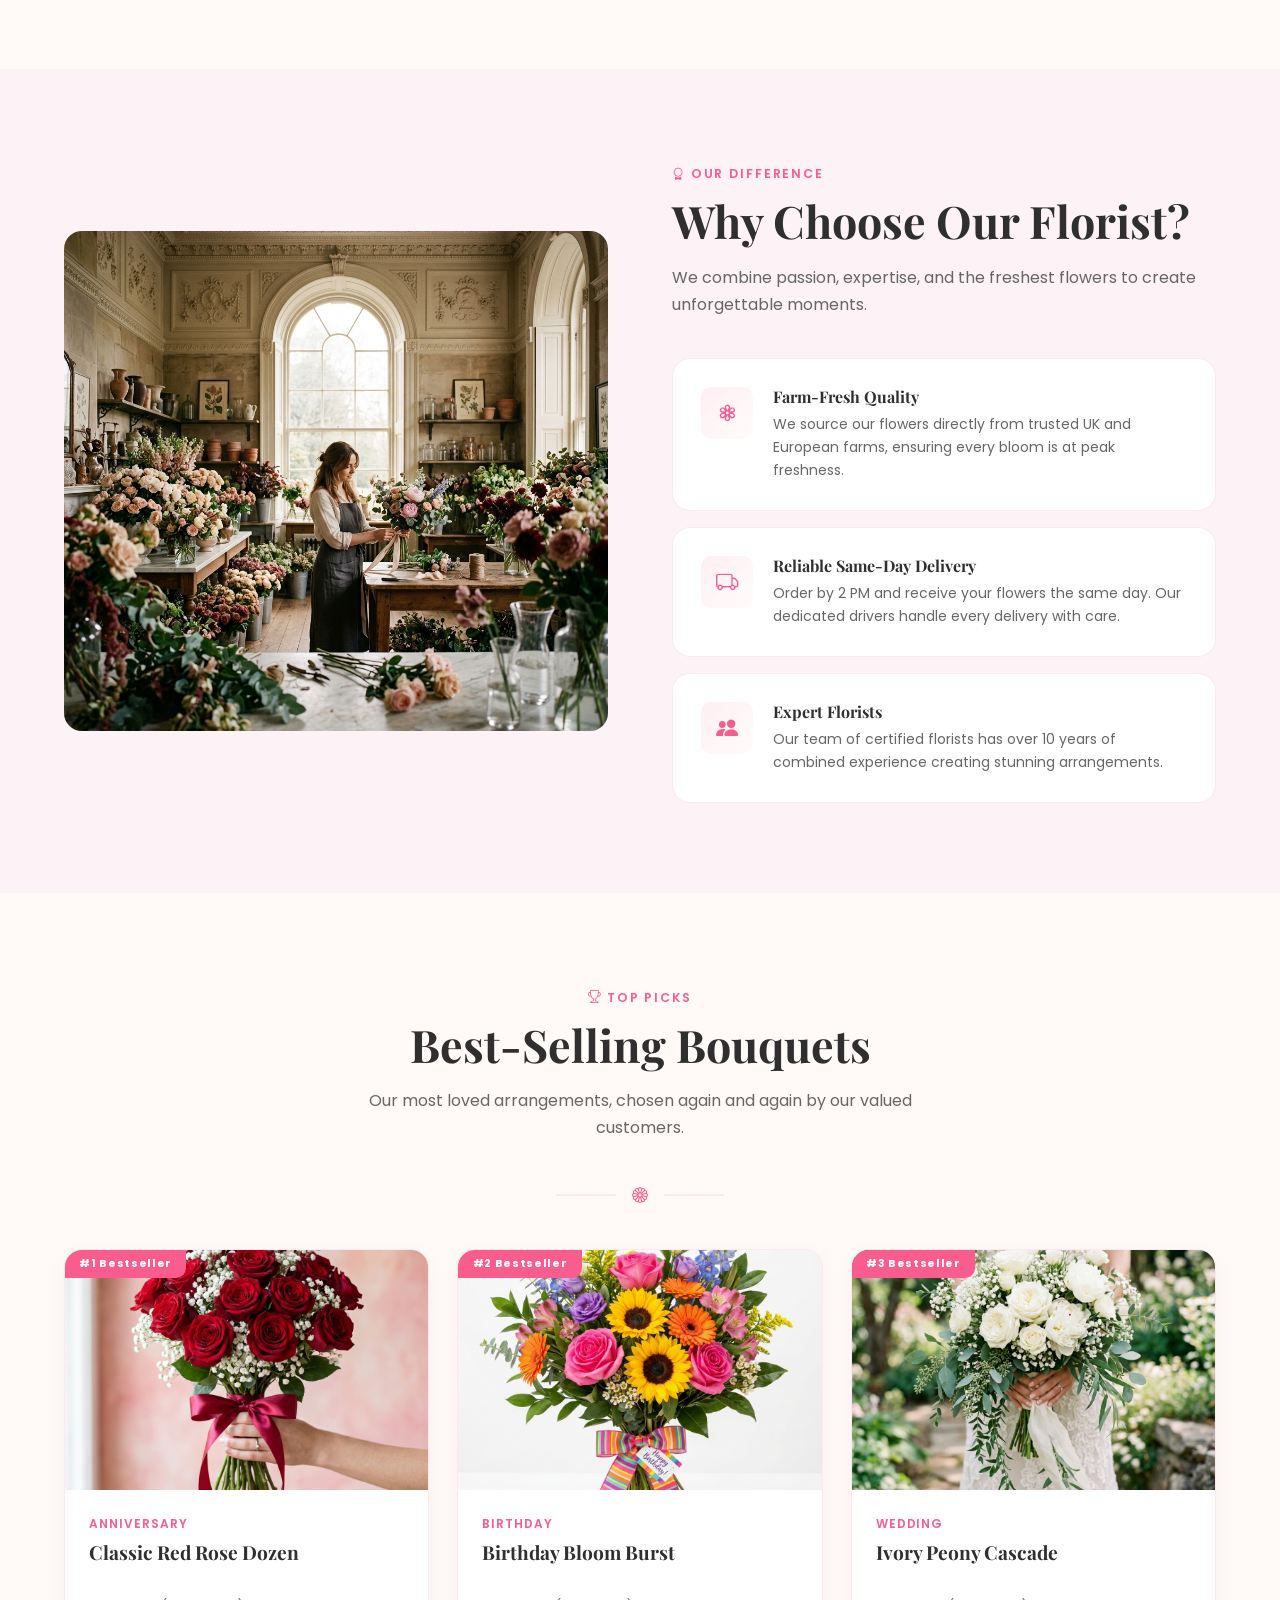
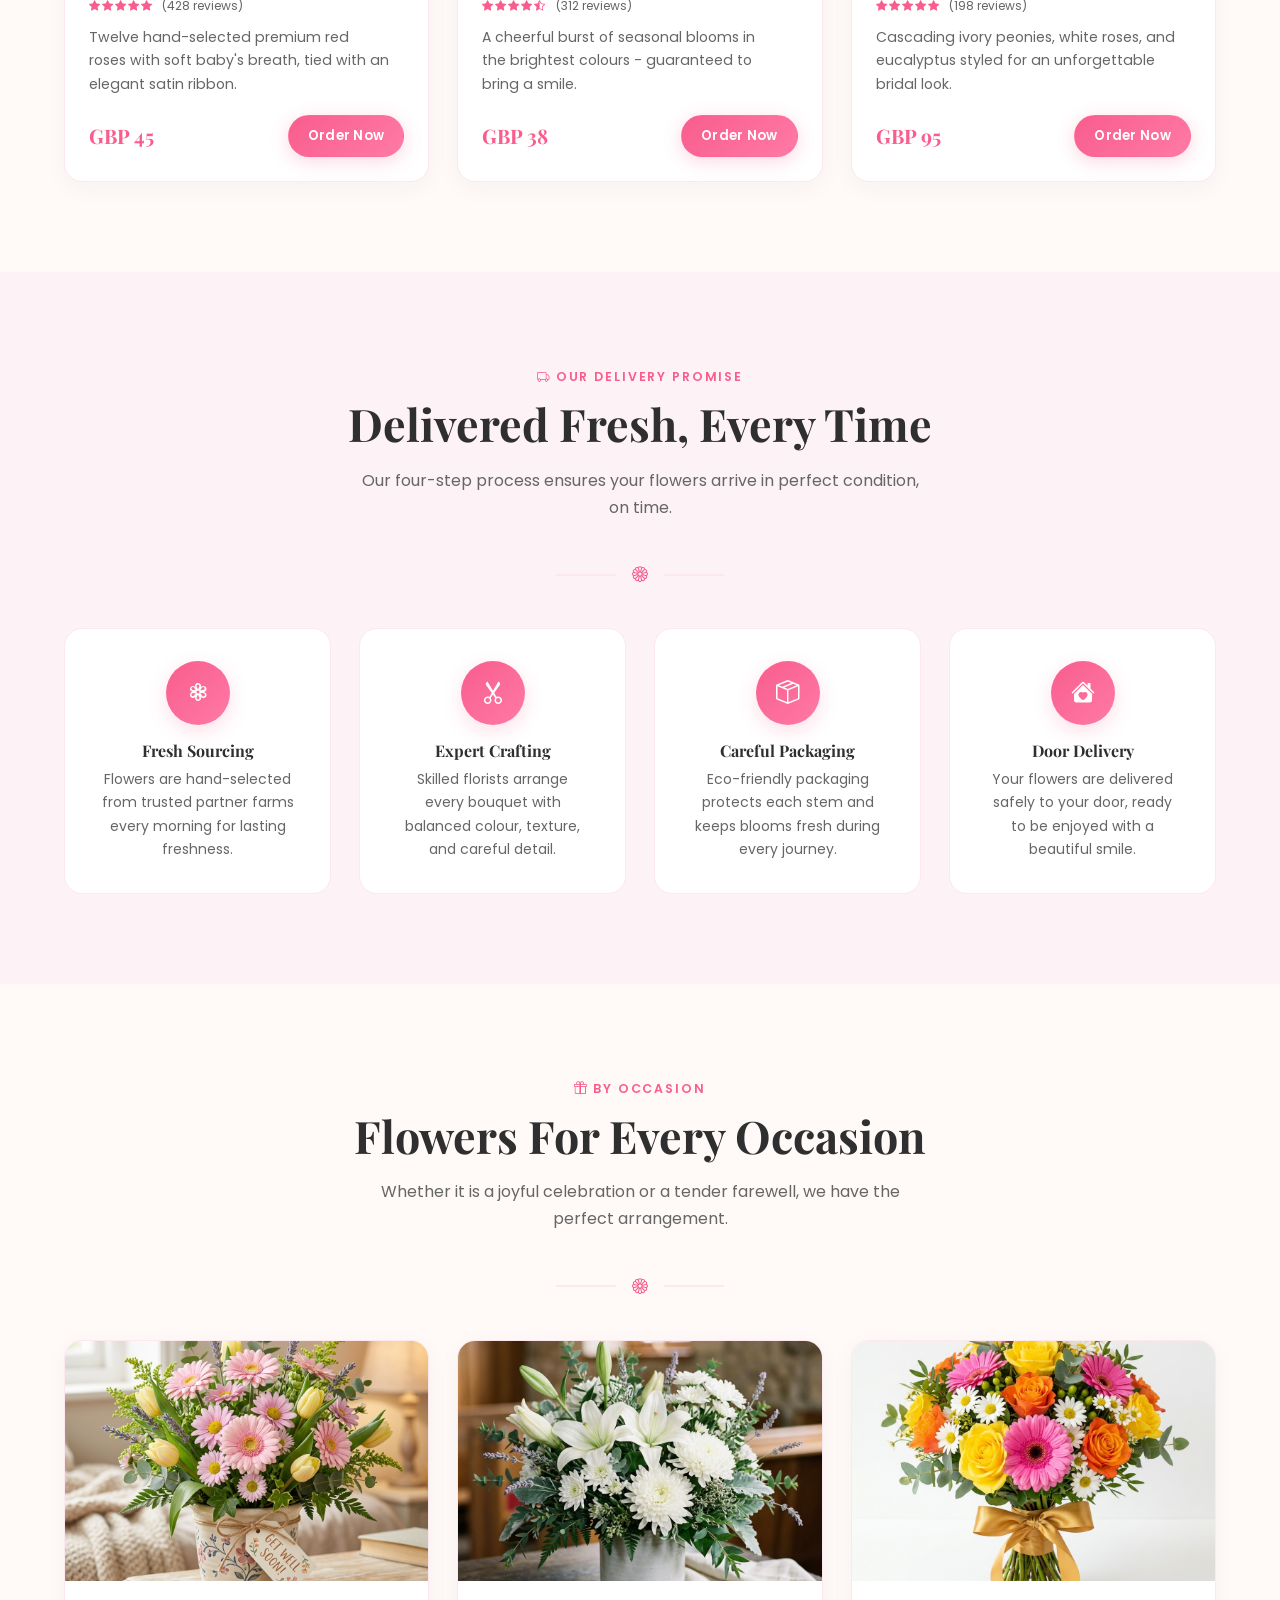
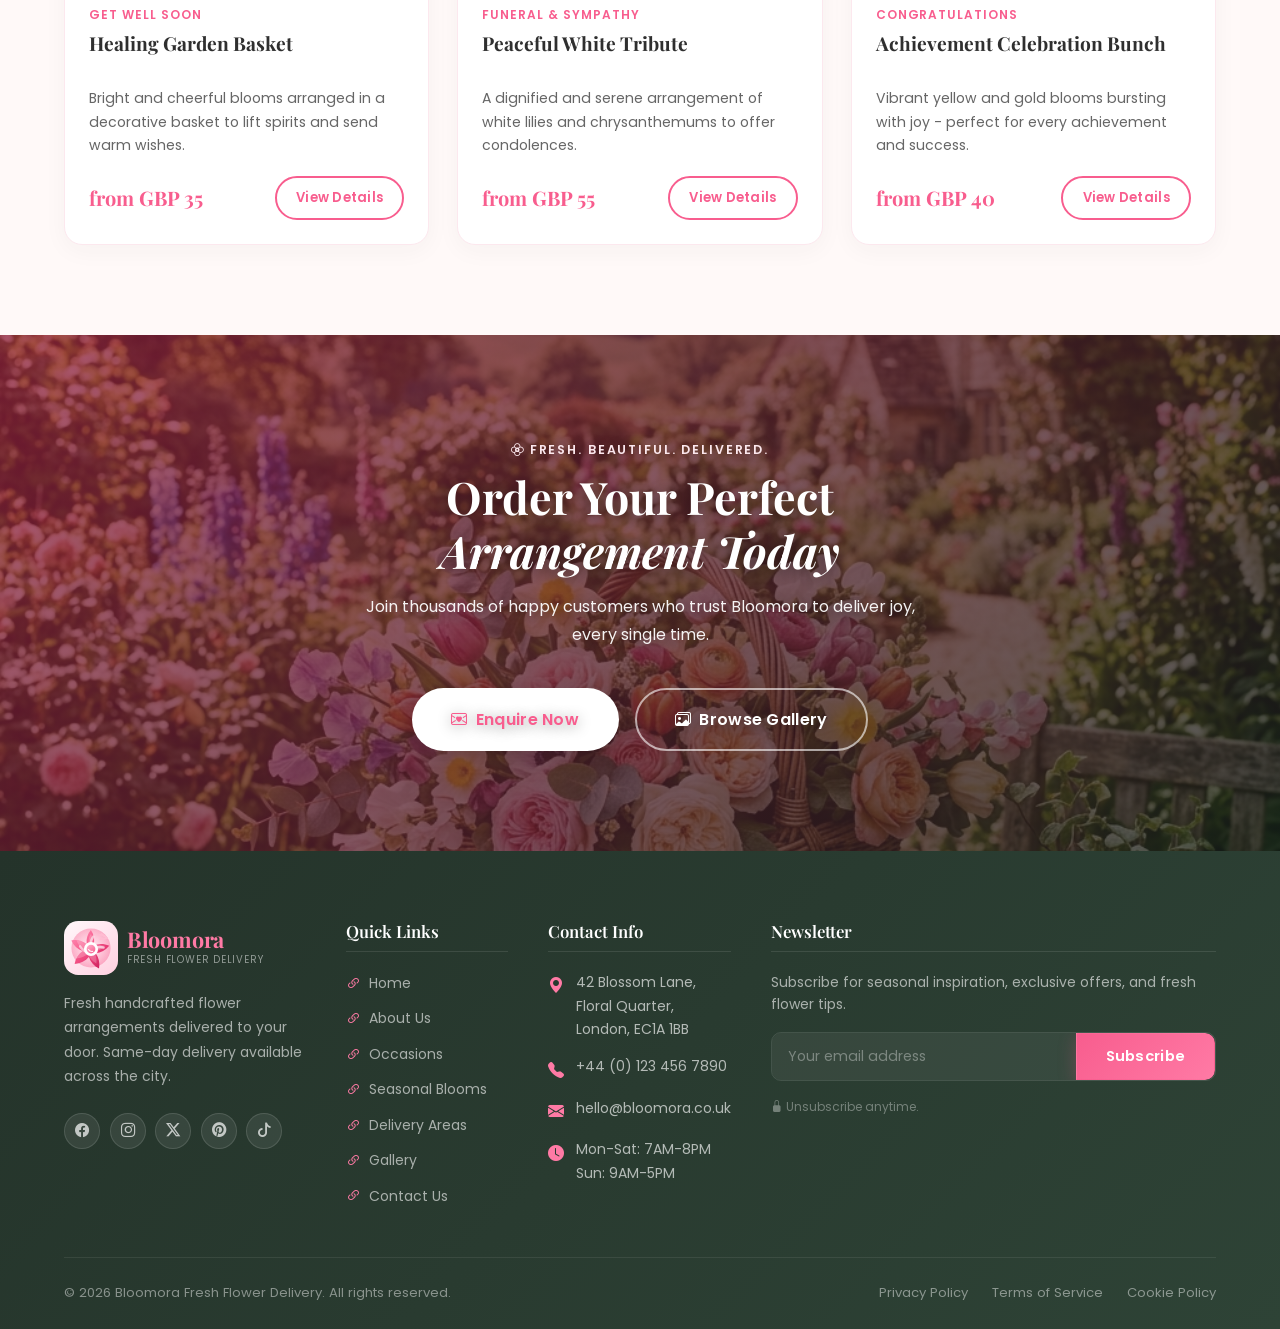
<file: home2.html>
<!DOCTYPE html>
<html lang="en" dir="ltr" data-theme="light">
<head>
  <meta charset="UTF-8" />
  <meta name="viewport" content="width=device-width, initial-scale=1.0" />
  <title>Home 2</title>
  <meta name="description" content="Discover Bloomora's fresh arrivals, best-selling bouquets, and our delivery promise. Same-day flower delivery across the city." />
  <link rel="preconnect" href="https://fonts.googleapis.com" />
  <link rel="preconnect" href="https://fonts.gstatic.com" crossorigin />
  <link href="https://fonts.googleapis.com/css2?family=Playfair+Display:ital,wght@0,400;0,600;0,700;1,400&family=Poppins:wght@300;400;500;600;700&display=swap" rel="stylesheet" />
  
  <link rel="stylesheet" href="https://cdn.jsdelivr.net/npm/bootstrap-icons@1.11.3/font/bootstrap-icons.min.css" />
  <link rel="icon" type="image/png" href="assets/images/favicon.png" />
  <link rel="apple-touch-icon" href="assets/images/favicon.png" />
  <link rel="stylesheet" href="assets/css/style.css?v=2.7" />
  <link rel="stylesheet" href="assets/css/pages.css?v=2.7" />
</head>
<body>

  <!-- =============== NAVBAR =============== -->
  <nav class="navbar" role="navigation" aria-label="Main navigation">
    <div class="nav-inner">
      <a href="index.html" class="navbar-brand" aria-label="Bloomora Home">
        <div class="brand-icon"><img src="assets/images/logo.svg" alt="Bloomora logo" class="brand-logo"></div>
        <div class="brand-text">
          <span class="brand-name">Bloomora</span>
          <span class="brand-tagline">Fresh Flower Delivery</span>
        </div>
      </a>

      <ul class="nav-links" role="list">
        <li><a href="index.html" class="nav-link">Home 1</a></li>
        <li><a href="home2.html" class="nav-link active">Home 2</a></li>
        <li><a href="about.html" class="nav-link">About</a></li>
        <li class="nav-dropdown">
          <a href="occasions.html" class="nav-link nav-dropdown-toggle">Occasions <i class="bi bi-chevron-down" style="font-size:0.7rem;"></i></a>
          <ul class="dropdown-menu">
            <li><a href="occasions.html#birthday" class="dropdown-item"><i class="bi bi-balloon-heart"></i><span><strong>Birthday</strong><span>Bright celebration bouquets</span></span></a></li>
            <li><a href="occasions.html#anniversary" class="dropdown-item"><i class="bi bi-heart-fill"></i><span><strong>Anniversary</strong><span>Romantic premium roses</span></span></a></li>
            <li><a href="occasions.html#wedding" class="dropdown-item"><i class="bi bi-stars"></i><span><strong>Wedding</strong><span>Bridal and venue flowers</span></span></a></li>
            <li><a href="occasions.html#funeral" class="dropdown-item"><i class="bi bi-flower2"></i><span><strong>Sympathy</strong><span>Calm respectful tributes</span></span></a></li>
            <li><a href="occasions.html#congrats" class="dropdown-item"><i class="bi bi-trophy-fill"></i><span><strong>Congratulations</strong><span>For wins and milestones</span></span></a></li>
            <li><a href="occasions.html#getwell" class="dropdown-item"><i class="bi bi-heart-pulse-fill"></i><span><strong>Get Well</strong><span>Warm recovery wishes</span></span></a></li>
          </ul>
        </li>
        <li><a href="seasonal-blooms.html" class="nav-link">Seasonal Blooms</a></li>
        <li><a href="delivery-areas.html" class="nav-link">Delivery Areas</a></li>
        <li><a href="gallery.html" class="nav-link">Gallery</a></li>
        <li><a href="contact.html" class="nav-link">Contact</a></li>
      </ul>
      <div class="nav-controls">
        <button class="nav-icon-btn toggle-theme-btn" aria-label="Toggle dark mode">
          <i class="bi bi-moon-stars-fill theme-icon-moon"></i>
          <i class="bi bi-sun-fill theme-icon-sun" style="display:none;"></i>
        </button>
        <button class="nav-icon-btn toggle-dir-btn" aria-label="Toggle direction">
          <span class="dir-label" style="font-size:0.7rem;font-weight:700;letter-spacing:0.04em;">RTL</span>
        </button>
        <a href="login.html" class="btn-login-nav nav-link"><i class="bi bi-person-fill"></i> Login</a>
      </div>
      <button class="hamburger" id="hamburger" aria-label="Open mobile menu" aria-expanded="false">
        <span></span><span></span><span></span>
      </button>
    </div>
  </nav>
  <div class="mobile-menu" id="mobileMenu">
    <ul class="mobile-nav-links">
      <li><a href="index.html" class="mobile-nav-link">Home 1</a></li>
      <li><a href="home2.html" class="mobile-nav-link active">Home 2</a></li>
      <li><a href="about.html" class="mobile-nav-link">About</a></li>
      <li><a href="occasions.html" class="mobile-nav-link">Occasions</a></li>
      <li><a href="seasonal-blooms.html" class="mobile-nav-link">Seasonal Blooms</a></li>
      <li><a href="delivery-areas.html" class="mobile-nav-link">Delivery Areas</a></li>
      <li><a href="gallery.html" class="mobile-nav-link">Gallery</a></li>
      <li><a href="contact.html" class="mobile-nav-link">Contact</a></li>
    </ul>
    <div class="mobile-controls">
      <button class="nav-icon-btn toggle-theme-btn"><i class="bi bi-moon-stars-fill theme-icon-moon"></i><i class="bi bi-sun-fill theme-icon-sun" style="display:none;"></i></button>
      <button class="nav-icon-btn toggle-dir-btn"><span class="dir-label" style="font-size:0.7rem;font-weight:700;">RTL</span></button>
    </div>
    <div class="mobile-login-btn">
      <a href="login.html" class="btn-login-nav" style="display:flex;align-items:center;justify-content:center;gap:0.5rem;padding:0.75rem;border-radius:50px;"><i class="bi bi-person-fill"></i> Login </a>
    </div>
  </div>

  <!-- =============== HERO 2 - SPLIT LAYOUT =============== -->
  <section class="hero-split-section" aria-label="Hero section">
    <!-- Left Content -->
    <div class="hero-split-left">
      <div class="hero-split-content">
        <div class="hero-eyebrow" style="background:rgba(248,93,142,0.08);border:1px solid rgba(248,93,142,0.15);color:var(--primary);display:inline-flex;align-items:center;gap:0.6rem;padding:0.4rem 1rem;border-radius:50px;font-size:0.8rem;font-weight:700;letter-spacing:0.1em;text-transform:uppercase;margin-bottom:1.2rem;" data-animate="fade-right">
          <i class="bi bi-flower2"></i> New Arrivals 2024
        </div>
        <h1 style="font-family:var(--font-heading);font-size:clamp(2.2rem,5vw,3.6rem);font-weight:700;line-height:1.1;color:var(--text);margin-bottom:1.2rem;" data-animate="fade-right" data-delay="100">
          Fresh Flowers<br>For Every <span style="color:var(--primary);font-style:italic;">Moment</span>
        </h1>
        <p style="font-size:1.05rem;color:var(--text-muted);line-height:1.75;margin-bottom:2rem;max-width:460px;" data-animate="fade-right" data-delay="200">
          Discover our new season collection. Each arrangement crafted by expert florists using the freshest blooms direct from the farm.
        </p>
        <div style="display:flex;gap:1rem;flex-wrap:wrap;" data-animate="fade-right" data-delay="300">
          <a href="seasonal-blooms.html" class="btn btn-primary btn-lg"><i class="bi bi-flower3"></i> Explore Collection</a>
          <a href="contact.html" class="btn btn-outline btn-lg"><i class="bi bi-envelope-heart"></i> Order Custom</a>
        </div>
        <div class="hero2-stats" style="display:flex;gap:2.5rem;margin-top:2.5rem;flex-wrap:wrap;" data-animate="fade-up" data-delay="400">
          <div>
            <div style="font-family:var(--font-heading);font-size:1.6rem;font-weight:700;color:var(--primary);">4.9<i class="bi bi-star-fill" style="font-size:1rem;"></i></div>
            <div style="font-size:0.78rem;color:var(--text-muted);">Average Rating</div>
          </div>
          <div>
            <div style="font-family:var(--font-heading);font-size:1.6rem;font-weight:700;color:var(--primary);">15K+</div>
            <div style="font-size:0.78rem;color:var(--text-muted);">Orders Delivered</div>
          </div>
          <div>
            <div style="font-family:var(--font-heading);font-size:1.6rem;font-weight:700;color:var(--primary);">2hr</div>
            <div style="font-size:0.78rem;color:var(--text-muted);">Express Delivery</div>
          </div>
        </div>
      </div>
    </div>
    <!-- Right Image -->
    <div class="hero-split-right">
      <img src="assets/images/banners/banner_home2.png" alt="Fresh flower arrangements" style="width:100%;height:100%;object-fit:cover;" />
      <div style="position:absolute;inset:0;background:linear-gradient(to right,rgba(255,255,255,0.05) 0%,transparent 100%)"></div>
      <!-- Floating Badge -->
      <div class="hero-floating-badge" data-animate="zoom-in" data-delay="500">
        <div style="display:flex;align-items:center;gap:0.5rem;margin-bottom:0.3rem;">
          <div style="width:32px;height:32px;background:linear-gradient(135deg,var(--primary),var(--primary-light));border-radius:50%;display:flex;align-items:center;justify-content:center;color:white;font-size:0.9rem;"><i class="bi bi-truck"></i></div>
          <strong style="font-size:0.82rem;color:var(--text);">Same Day Delivery</strong>
        </div>
        <p style="font-size:0.72rem;color:var(--text-muted);margin:0;">Order before 2 PM for delivery today</p>
      </div>
    </div>
  </section>

  <!-- =============== FRESH ARRIVALS =============== -->
  <section class="section" aria-label="Fresh arrivals">
    <div class="container">
      <div class="text-center" data-animate="fade-up">
        <span class="section-eyebrow"><i class="bi bi-stars"></i> Just Arrived</span>
        <h2 class="section-title">Fresh Arrivals This Week</h2>
        <p class="section-subtitle">Our florists receive fresh blooms daily. Here are the newest additions to our collection.</p>
      </div>
      <div class="section-divider"><div class="line"></div><i class="bi bi-flower1 flower-icon"></i><div class="line"></div></div>

      <div class="card-grid card-grid-3">
        <article class="card" data-animate="fade-up" data-delay="100">
          <div class="card-img-wrap" style="position:relative;">
            <img src="assets/images/flowers/flower_spring.png" alt="Spring tulips" class="card-img" loading="lazy" />
            <span class="arrivals-badge">New</span>
          </div>
          <div class="card-body">
            <span class="card-label">Spring Collection</span>
            <h3 class="card-title">Dutch Tulip Bundle</h3>
            <p class="card-desc">Premium mixed colour tulips from Dutch growers, arranged fresh for bright gifting and everyday celebrations.</p>
            <div class="card-footer-row">
              <span class="card-price">GBP 28</span>
              <a href="contact.html" class="btn btn-primary btn-sm">Order</a>
            </div>
          </div>
        </article>
        <article class="card" data-animate="fade-up" data-delay="200">
          <div class="card-img-wrap" style="position:relative;">
            <img src="assets/images/flowers/flower_summer.png" alt="Summer sunflowers" class="card-img" loading="lazy" />
            <span class="arrivals-badge">Hot</span>
          </div>
          <div class="card-body">
            <span class="card-label">Summer Blooms</span>
            <h3 class="card-title">Sunflower Radiance</h3>
            <p class="card-desc">Bright golden sunflowers that bring warmth, joy, and cheerful summer energy to every thoughtful flower gift.</p>
            <div class="card-footer-row">
              <span class="card-price">GBP 35</span>
              <a href="contact.html" class="btn btn-primary btn-sm">Order</a>
            </div>
          </div>
        </article>
        <article class="card" data-animate="fade-up" data-delay="300">
          <div class="card-img-wrap" style="position:relative;">
            <img src="assets/images/flowers/flower_monsoon.png" alt="Monsoon hydrangeas" class="card-img" loading="lazy" />
            <span class="arrivals-badge">Fresh</span>
          </div>
          <div class="card-body">
            <span class="card-label">Monsoon Fresh</span>
            <h3 class="card-title">Blue Hydrangea Bliss</h3>
            <p class="card-desc">Cool blue hydrangeas with tropical greenery, designed as a serene and refreshing choice for summer moments.</p>
            <div class="card-footer-row">
              <span class="card-price">GBP 42</span>
              <a href="contact.html" class="btn btn-primary btn-sm">Order</a>
            </div>
          </div>
        </article>
      </div>
    </div>
  </section>

  <section class="section section-alt" aria-label="Why choose Bloomora">
    <div class="container">
      <div class="split-section">
        <div class="img-reveal" data-animate="fade-right">
          <img src="assets/images/banners/banner_about.png" alt="Our florist at work" style="width:100%;height:500px;object-fit:cover;" />
        </div>
        <div data-animate="fade-left">
          <span class="section-eyebrow"><i class="bi bi-award"></i> Our Difference</span>
          <h2 class="section-title">Why Choose Our Florist?</h2>
          <p class="section-subtitle">We combine passion, expertise, and the freshest flowers to create unforgettable moments.</p>
          <div style="display:flex;flex-direction:column;gap:1rem;">
            <div class="why-card">
              <div class="why-icon"><i class="bi bi-flower3"></i></div>
              <div class="why-text">
                <h3>Farm-Fresh Quality</h3>
                <p>We source our flowers directly from trusted UK and European farms, ensuring every bloom is at peak freshness.</p>
              </div>
            </div>
            <div class="why-card">
              <div class="why-icon"><i class="bi bi-truck"></i></div>
              <div class="why-text">
                <h3>Reliable Same-Day Delivery</h3>
                <p>Order by 2 PM and receive your flowers the same day. Our dedicated drivers handle every delivery with care.</p>
              </div>
            </div>
            <div class="why-card">
              <div class="why-icon"><i class="bi bi-people-fill"></i></div>
              <div class="why-text">
                <h3>Expert Florists</h3>
                <p>Our team of certified florists has over 10 years of combined experience creating stunning arrangements.</p>
              </div>
            </div>
          </div>
        </div>
      </div>
    </div>
  </section>

  <!-- =============== BEST SELLING BOUQUETS =============== -->
  <section class="section" aria-label="Best selling bouquets">
    <div class="container">
      <div class="text-center" data-animate="fade-up">
        <span class="section-eyebrow"><i class="bi bi-trophy"></i> Top Picks</span>
        <h2 class="section-title">Best-Selling Bouquets</h2>
        <p class="section-subtitle">Our most loved arrangements, chosen again and again by our valued customers.</p>
      </div>
      <div class="section-divider"><div class="line"></div><i class="bi bi-flower1 flower-icon"></i><div class="line"></div></div>

      <div class="card-grid card-grid-3 bestseller-grid">
        <article class="card" data-animate="fade-up" data-delay="100">
          <div class="card-img-wrap" style="position:relative;">
            <span class="best-seller-tag">#1 Bestseller</span>
            <img src="assets/images/flowers/flower_anniversary.png" alt="Red rose bouquet" class="card-img" loading="lazy" />
          </div>
          <div class="card-body">
            <span class="card-label">Anniversary</span>
            <h3 class="card-title">Classic Red Rose Dozen</h3>
            <div style="display:flex;align-items:center;gap:0.4rem;margin-bottom:0.6rem;">
              <div class="rating-stars">
                <i class="bi bi-star-fill"></i><i class="bi bi-star-fill"></i><i class="bi bi-star-fill"></i><i class="bi bi-star-fill"></i><i class="bi bi-star-fill"></i>
              </div>
              <span class="rating-count">(428 reviews)</span>
            </div>
            <p class="card-desc">Twelve hand-selected premium red roses with soft baby's breath, tied with an elegant satin ribbon.</p>
            <div class="card-footer-row">
              <span class="card-price">GBP 45</span>
              <a href="contact.html" class="btn btn-primary btn-sm">Order Now</a>
            </div>
          </div>
        </article>
        <article class="card" data-animate="fade-up" data-delay="200">
          <div class="card-img-wrap" style="position:relative;">
            <span class="best-seller-tag">#2 Bestseller</span>
            <img src="assets/images/flowers/flower_birthday.png" alt="Birthday bouquet" class="card-img" loading="lazy" />
          </div>
          <div class="card-body">
            <span class="card-label">Birthday</span>
            <h3 class="card-title">Birthday Bloom Burst</h3>
            <div style="display:flex;align-items:center;gap:0.4rem;margin-bottom:0.6rem;">
              <div class="rating-stars">
                <i class="bi bi-star-fill"></i><i class="bi bi-star-fill"></i><i class="bi bi-star-fill"></i><i class="bi bi-star-fill"></i><i class="bi bi-star-half"></i>
              </div>
              <span class="rating-count">(312 reviews)</span>
            </div>
            <p class="card-desc">A cheerful burst of seasonal blooms in the brightest colours - guaranteed to bring a smile.</p>
            <div class="card-footer-row">
              <span class="card-price">GBP 38</span>
              <a href="contact.html" class="btn btn-primary btn-sm">Order Now</a>
            </div>
          </div>
        </article>
        <article class="card" data-animate="fade-up" data-delay="300">
          <div class="card-img-wrap" style="position:relative;">
            <span class="best-seller-tag">#3 Bestseller</span>
            <img src="assets/images/flowers/flower_wedding.png" alt="Wedding bouquet" class="card-img" loading="lazy" />
          </div>
          <div class="card-body">
            <span class="card-label">Wedding</span>
            <h3 class="card-title">Ivory Peony Cascade</h3>
            <div style="display:flex;align-items:center;gap:0.4rem;margin-bottom:0.6rem;">
              <div class="rating-stars">
                <i class="bi bi-star-fill"></i><i class="bi bi-star-fill"></i><i class="bi bi-star-fill"></i><i class="bi bi-star-fill"></i><i class="bi bi-star-fill"></i>
              </div>
              <span class="rating-count">(198 reviews)</span>
            </div>
            <p class="card-desc">Cascading ivory peonies, white roses, and eucalyptus styled for an unforgettable bridal look.</p>
            <div class="card-footer-row">
              <span class="card-price">GBP 95</span>
              <a href="contact.html" class="btn btn-primary btn-sm">Order Now</a>
            </div>
          </div>
        </article>
      </div>
    </div>
  </section>

  <!-- =============== DELIVERY PROMISE =============== -->
  <section class="section section-alt" aria-label="Delivery promise">
    <div class="container">
      <div class="text-center" data-animate="fade-up">
        <span class="section-eyebrow"><i class="bi bi-truck"></i> Our Delivery Promise</span>
        <h2 class="section-title">Delivered Fresh, Every Time</h2>
        <p class="section-subtitle">Our four-step process ensures your flowers arrive in perfect condition, on time.</p>
      </div>
      <div class="section-divider"><div class="line"></div><i class="bi bi-flower1 flower-icon"></i><div class="line"></div></div>

      <div class="card-grid card-grid-4">
        <div class="promise-card" data-animate="fade-up" data-delay="100">
          <div class="promise-icon"><i class="bi bi-flower3"></i></div>
          <h3>Fresh Sourcing</h3>
          <p>Flowers are hand-selected from trusted partner farms every morning for lasting freshness.</p>
        </div>
        <div class="promise-card" data-animate="fade-up" data-delay="200">
          <div class="promise-icon"><i class="bi bi-scissors"></i></div>
          <h3>Expert Crafting</h3>
          <p>Skilled florists arrange every bouquet with balanced colour, texture, and careful detail.</p>
        </div>
        <div class="promise-card" data-animate="fade-up" data-delay="300">
          <div class="promise-icon"><i class="bi bi-box-seam"></i></div>
          <h3>Careful Packaging</h3>
          <p>Eco-friendly packaging protects each stem and keeps blooms fresh during every journey.</p>
        </div>
        <div class="promise-card" data-animate="fade-up" data-delay="400">
          <div class="promise-icon"><i class="bi bi-house-heart-fill"></i></div>
          <h3>Door Delivery</h3>
          <p>Your flowers are delivered safely to your door, ready to be enjoyed with a beautiful smile.</p>
        </div>
      </div>
    </div>
  </section>

  <!-- =============== OCCASION FLOWER CARDS =============== -->
  <section class="section" aria-label="Flowers by occasion">
    <div class="container">
      <div class="text-center" data-animate="fade-up">
        <span class="section-eyebrow"><i class="bi bi-gift"></i> By Occasion</span>
        <h2 class="section-title">Flowers For Every Occasion</h2>
        <p class="section-subtitle">Whether it is a joyful celebration or a tender farewell, we have the perfect arrangement.</p>
      </div>
      <div class="section-divider"><div class="line"></div><i class="bi bi-flower1 flower-icon"></i><div class="line"></div></div>

      <div class="card-grid card-grid-3">
        <article class="card" data-animate="fade-up" data-delay="100">
          <div class="card-img-wrap">
            <img src="assets/images/flowers/flower_getwell.png" alt="Get well flowers" class="card-img" loading="lazy" />
          </div>
          <div class="card-body">
            <span class="card-label">Get Well Soon</span>
            <h3 class="card-title">Healing Garden Basket</h3>
            <p class="card-desc">Bright and cheerful blooms arranged in a decorative basket to lift spirits and send warm wishes.</p>
            <div class="card-footer-row">
              <span class="card-price">from GBP 35</span>
              <a href="occasions.html#getwell" class="btn btn-outline btn-sm">View Details</a>
            </div>
          </div>
        </article>
        <article class="card" data-animate="fade-up" data-delay="200">
          <div class="card-img-wrap">
            <img src="assets/images/flowers/flower_funeral.png" alt="Sympathy flowers" class="card-img" loading="lazy" />
          </div>
          <div class="card-body">
            <span class="card-label">Funeral &amp; Sympathy</span>
            <h3 class="card-title">Peaceful White Tribute</h3>
            <p class="card-desc">A dignified and serene arrangement of white lilies and chrysanthemums to offer condolences.</p>
            <div class="card-footer-row">
              <span class="card-price">from GBP 55</span>
              <a href="occasions.html#funeral" class="btn btn-outline btn-sm">View Details</a>
            </div>
          </div>
        </article>
        <article class="card" data-animate="fade-up" data-delay="300">
          <div class="card-img-wrap">
            <img src="assets/images/flowers/flower_congrats.png" alt="Congratulations flowers" class="card-img" loading="lazy" />
          </div>
          <div class="card-body">
            <span class="card-label">Congratulations</span>
            <h3 class="card-title">Achievement Celebration Bunch</h3>
            <p class="card-desc">Vibrant yellow and gold blooms bursting with joy - perfect for every achievement and success.</p>
            <div class="card-footer-row">
              <span class="card-price">from GBP 40</span>
              <a href="occasions.html#congrats" class="btn btn-outline btn-sm">View Details</a>
            </div>
          </div>
        </article>
      </div>
    </div>
  </section>

  <!-- =============== CTA 2 =============== -->
  <section class="cta-section bg-cta-2" aria-label="Order CTA">
    <div class="container">
      <div class="cta-content" data-animate="zoom-in">
        <span class="section-eyebrow" style="color:var(--secondary);"><i class="bi bi-flower2"></i> Fresh. Beautiful. Delivered.</span>
        <h2 class="section-title">Order Your Perfect<br><em>Arrangement Today</em></h2>
        <p class="section-subtitle">Join thousands of happy customers who trust Bloomora to deliver joy, every single time.</p>
        <div class="cta-actions">
          <a href="contact.html" class="btn btn-white btn-lg"><i class="bi bi-envelope-heart"></i> Enquire Now</a>
          <a href="gallery.html" class="btn btn-outline-white btn-lg"><i class="bi bi-images"></i> Browse Gallery</a>
        </div>
      </div>
    </div>
  </section>

  <!-- =============== FOOTER =============== -->
  <footer class="footer" aria-label="Site footer">
    <div class="container">
      <div class="footer-grid">
        <div class="footer-brand">
          <a href="index.html" class="navbar-brand" style="margin-bottom:1rem; display:flex;">
            <div class="brand-icon"><img src="assets/images/logo.svg" alt="Bloomora logo" class="brand-logo"></div>
            <div class="brand-text">
              <span class="brand-name">Bloomora</span>
              <span class="brand-tagline">Fresh Flower Delivery</span>
            </div>
          </a>
          <p class="footer-desc">Fresh handcrafted flower arrangements delivered to your door. Same-day delivery available across the city.</p>
          <div class="social-links">
            <a href="#" class="social-link" aria-label="Facebook"><i class="bi bi-facebook"></i></a>
            <a href="#" class="social-link" aria-label="Instagram"><i class="bi bi-instagram"></i></a>
            <a href="#" class="social-link" aria-label="Twitter"><i class="bi bi-twitter-x"></i></a>
            <a href="#" class="social-link" aria-label="Pinterest"><i class="bi bi-pinterest"></i></a>
            <a href="#" class="social-link" aria-label="TikTok"><i class="bi bi-tiktok"></i></a>
          </div>
        </div>
        <div>
          <h3 class="footer-col-title">Quick Links</h3>
          <ul class="footer-links">
            <li><a href="index.html"><i class="bi bi-link-45deg"></i>Home</a></li>
            <li><a href="about.html"><i class="bi bi-link-45deg"></i>About Us</a></li>
            <li><a href="occasions.html"><i class="bi bi-link-45deg"></i>Occasions</a></li>
            <li><a href="seasonal-blooms.html"><i class="bi bi-link-45deg"></i>Seasonal Blooms</a></li>
            <li><a href="delivery-areas.html"><i class="bi bi-link-45deg"></i>Delivery Areas</a></li>
            <li><a href="gallery.html"><i class="bi bi-link-45deg"></i>Gallery</a></li>
            <li><a href="contact.html"><i class="bi bi-link-45deg"></i>Contact Us</a></li>
          </ul>
        </div>
        <div>
          <h3 class="footer-col-title">Contact Info</h3>
          <div class="footer-contact">
            <div class="footer-contact-item"><i class="bi bi-geo-alt-fill"></i><span>42 Blossom Lane, Floral Quarter,<br>London, EC1A 1BB</span></div>
            <div class="footer-contact-item"><i class="bi bi-telephone-fill"></i><span>+44 (0) 123 456 7890</span></div>
            <div class="footer-contact-item"><i class="bi bi-envelope-fill"></i><span>hello@bloomora.co.uk</span></div>
            <div class="footer-contact-item"><i class="bi bi-clock-fill"></i><span>Mon-Sat: 7AM-8PM<br>Sun: 9AM-5PM</span></div>
          </div>
        </div>
        <div class="footer-newsletter">
          <h3 class="footer-col-title">Newsletter</h3>
          <p class="footer-newsletter-text">Subscribe for seasonal inspiration, exclusive offers, and fresh flower tips.</p>
          <form data-form="newsletter" style="margin-bottom:1rem;">
            <div class="input-group">
              <input type="email" placeholder="Your email address" aria-label="Email for newsletter" required />
              <button type="submit" class="btn btn-primary" style="border-radius:0 var(--radius-sm) var(--radius-sm) 0;">Subscribe</button>
            </div>
          </form>
          <p style="font-size:0.75rem;color:rgba(255,255,255,0.35);"><i class="bi bi-lock-fill"></i> Unsubscribe anytime.</p>
        </div>
      </div>
      <div class="footer-bottom">
        <p class="footer-bottom-text">&copy; 2026 Bloomora Fresh Flower Delivery. All rights reserved.</p>
        <div class="footer-bottom-links">
          <a href="#">Privacy Policy</a>
          <a href="#">Terms of Service</a>
          <a href="#">Cookie Policy</a>
        </div>
      </div>
    </div>
  </footer>

  <script src="assets/js/main.js"></script>
</body>
</html>
</file>
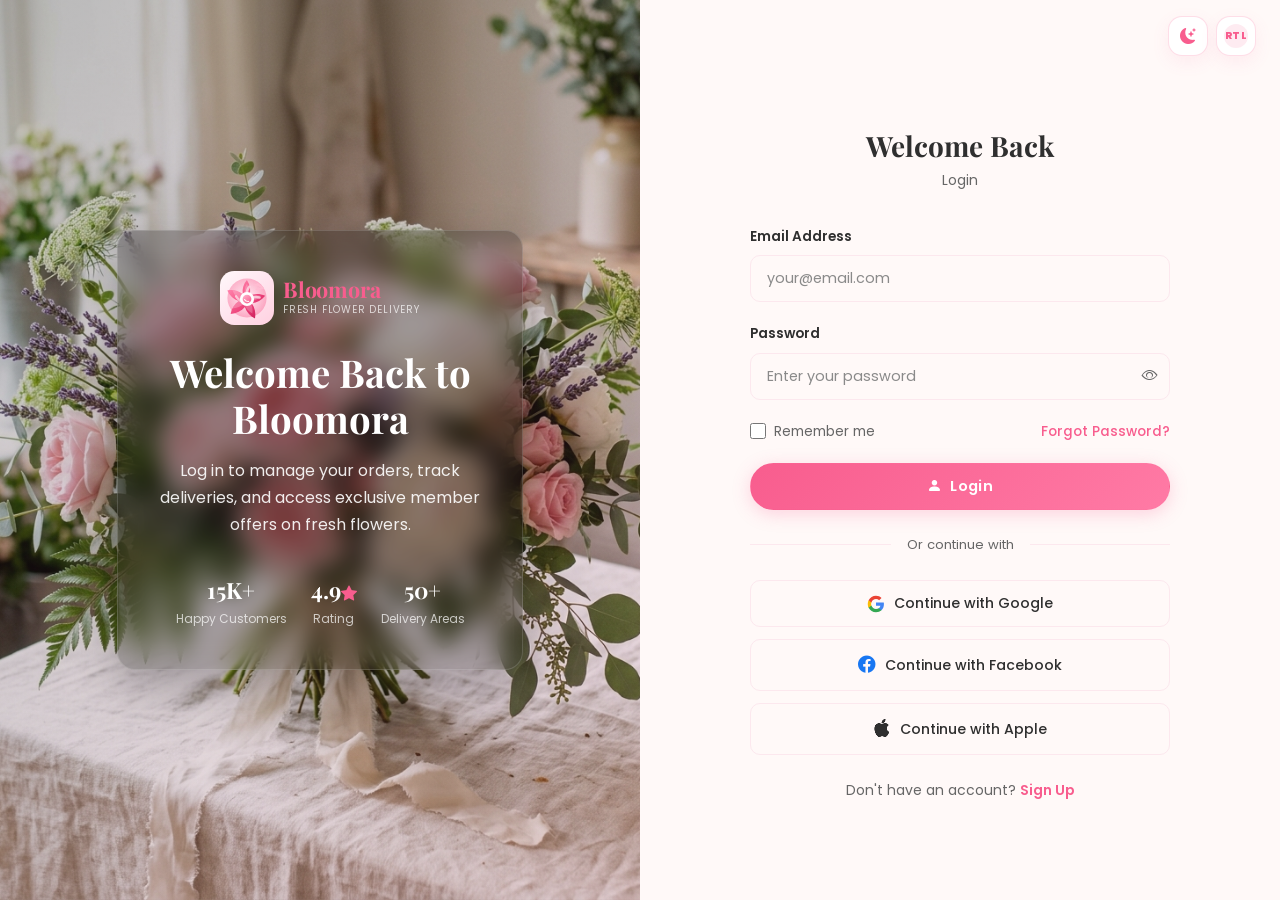
<file: login.html>
<!DOCTYPE html>
<html lang="en" dir="ltr" data-theme="light">

<head>
  <meta charset="UTF-8" />
  <meta name="viewport" content="width=device-width, initial-scale=1.0" />
  <title>Login</title>
  <meta name="description"
    content="Login to your Bloomora account to manage orders, track deliveries, and save your favourite flower arrangements." />
  <link rel="preconnect" href="https://fonts.googleapis.com" />
  <link rel="preconnect" href="https://fonts.gstatic.com" crossorigin />
  <link
    href="https://fonts.googleapis.com/css2?family=Playfair+Display:ital,wght@0,400;0,600;0,700;1,400&family=Poppins:wght@300;400;500;600;700&display=swap"
    rel="stylesheet" />

  <link rel="stylesheet" href="https://cdn.jsdelivr.net/npm/bootstrap-icons@1.11.3/font/bootstrap-icons.min.css" />
  <link rel="icon" type="image/png" href="assets/images/favicon.png" />
  <link rel="apple-touch-icon" href="assets/images/favicon.png" />
  <link rel="stylesheet" href="assets/css/style.css" />

  <style>
    body {
      padding-top: 0 !important;
    }

    .auth-page {
      min-height: 100vh;
    }
  </style>
</head>

<body>

  <!-- Auth Controls (top right) -->
  <div class="auth-controls">
    <button class="nav-icon-btn toggle-theme-btn" aria-label="Toggle dark mode" title="Toggle dark mode">
      <i class="bi bi-moon-stars-fill theme-icon-moon"></i>
      <i class="bi bi-sun-fill theme-icon-sun" style="display:none;"></i>
    </button>
    <button class="nav-icon-btn toggle-dir-btn" aria-label="Toggle direction" title="Toggle RTL/LTR">
      <span class="dir-label" style="font-size:0.7rem;font-weight:700;">RTL</span>
    </button>
  </div>

  <div class="auth-page">
    <!-- Visual Side -->
    <div class="auth-visual bg-banner-home1">
      <div class="auth-visual-content">
        <a href="index.html" class="navbar-brand auth-visual-brand" style="text-decoration:none;cursor:pointer;">
          <div class="brand-icon"><img src="assets/images/logo.svg" alt="Bloomora logo" class="brand-logo" /></div>
          <div class="brand-text">
            <span class="brand-name">Bloomora</span>
            <span class="brand-tagline">Fresh Flower Delivery</span>
          </div>
        </a>
        <h2>Welcome Back to<br>Bloomora</h2>
        <p>Log in to manage your orders, track deliveries, and access exclusive member offers on fresh flowers.</p>
        <div style="display:flex;justify-content:center;gap:1.5rem;margin-top:2rem;flex-wrap:wrap;">
          <div style="text-align:center;">
            <div style="font-size:1.4rem;font-weight:700;font-family:'Playfair Display',serif;">15K+</div>
            <div style="font-size:0.75rem;opacity:0.7;">Happy Customers</div>
          </div>
          <div style="text-align:center;">
            <div style="font-size:1.4rem;font-weight:700;font-family:'Playfair Display',serif;">4.9<i
                class="bi bi-star-fill" style="font-size:1rem;"></i></div>
            <div style="font-size:0.75rem;opacity:0.7;">Rating</div>
          </div>
          <div style="text-align:center;">
            <div style="font-size:1.4rem;font-weight:700;font-family:'Playfair Display',serif;">50+</div>
            <div style="font-size:0.75rem;opacity:0.7;">Delivery Areas</div>
          </div>
        </div>
      </div>
    </div>

    <!-- Form Side -->
    <div class="auth-form-side">
      <div class="auth-form-container">
        <h1 class="auth-heading" style="margin-top:2rem;">Welcome Back</h1>
        <p class="auth-subtext">Login</p>

        <form data-form="login" id="loginForm">
          <div class="form-group">
            <label class="form-label" for="login-email">Email Address</label>
            <input type="email" id="login-email" name="email" class="form-control" placeholder="your@email.com"
              required />
          </div>
          <div class="form-group">
            <label class="form-label" for="login-password">Password</label>
            <div class="password-field">
              <input type="password" id="login-password" name="password" class="form-control"
                placeholder="Enter your password" required style="padding-right:2.5rem;" />
              <span class="password-toggle"><i class="bi bi-eye"></i></span>
            </div>
          </div>
          <div
            style="display:flex;align-items:center;justify-content:space-between;margin-bottom:1.25rem;flex-wrap:wrap;gap:0.5rem;">
            <div class="form-check" style="margin:0;">
              <input type="checkbox" id="remember" name="remember" />
              <label for="remember" style="font-size:0.85rem;">Remember me</label>
            </div>
            <a href="forgot-password.html" style="font-size:0.85rem;color:var(--primary);font-weight:500;">Forgot
              Password?</a>
          </div>
          <button type="submit" class="btn btn-primary w-100" style="justify-content:center;">
            <i class="bi bi-person-fill"></i> Login
          </button>
        </form>

        <div class="auth-divider">Or continue with</div>

        <div class="social-auth-btns">
          <button class="btn-social btn-google" type="button" aria-label="Continue with Google">
            <svg width="18" height="18" viewBox="0 0 24 24" fill="none" xmlns="http://www.w3.org/2000/svg">
              <path
                d="M22.56 12.25c0-.78-.07-1.53-.2-2.25H12v4.26h5.92c-.26 1.37-1.04 2.53-2.21 3.31v2.77h3.57c2.08-1.92 3.28-4.74 3.28-8.09z"
                fill="#4285F4" />
              <path
                d="M12 23c2.97 0 5.46-.98 7.28-2.66l-3.57-2.77c-.98.66-2.23 1.06-3.71 1.06-2.86 0-5.29-1.93-6.16-4.53H2.18v2.84C3.99 20.53 7.7 23 12 23z"
                fill="#34A853" />
              <path
                d="M5.84 14.09c-.22-.66-.35-1.36-.35-2.09s.13-1.43.35-2.09V7.07H2.18C1.43 8.55 1 10.22 1 12s.43 3.45 1.18 4.93l2.85-2.22.81-.62z"
                fill="#FBBC05" />
              <path
                d="M12 5.38c1.62 0 3.06.56 4.21 1.64l3.15-3.15C17.45 2.09 14.97 1 12 1 7.7 1 3.99 3.47 2.18 7.07l3.66 2.84c.87-2.6 3.3-4.53 6.16-4.53z"
                fill="#EA4335" />
            </svg>
            Continue with Google
          </button>
          <button class="btn-social btn-facebook" type="button" aria-label="Continue with Facebook">
            <i class="bi bi-facebook" style="font-size:1.1rem;color:#1877f2;"></i>
            Continue with Facebook
          </button>
          <button class="btn-social btn-apple" type="button" aria-label="Continue with Apple">
            <i class="bi bi-apple" style="font-size:1.1rem;"></i>
            Continue with Apple
          </button>
        </div>

        <div class="auth-footer">
          Don't have an account? <a href="signup.html">Sign Up</a>
        </div>
      </div>
    </div>
  </div>

  <script src="assets/js/main.js"></script>
</body>

</html>
</file>
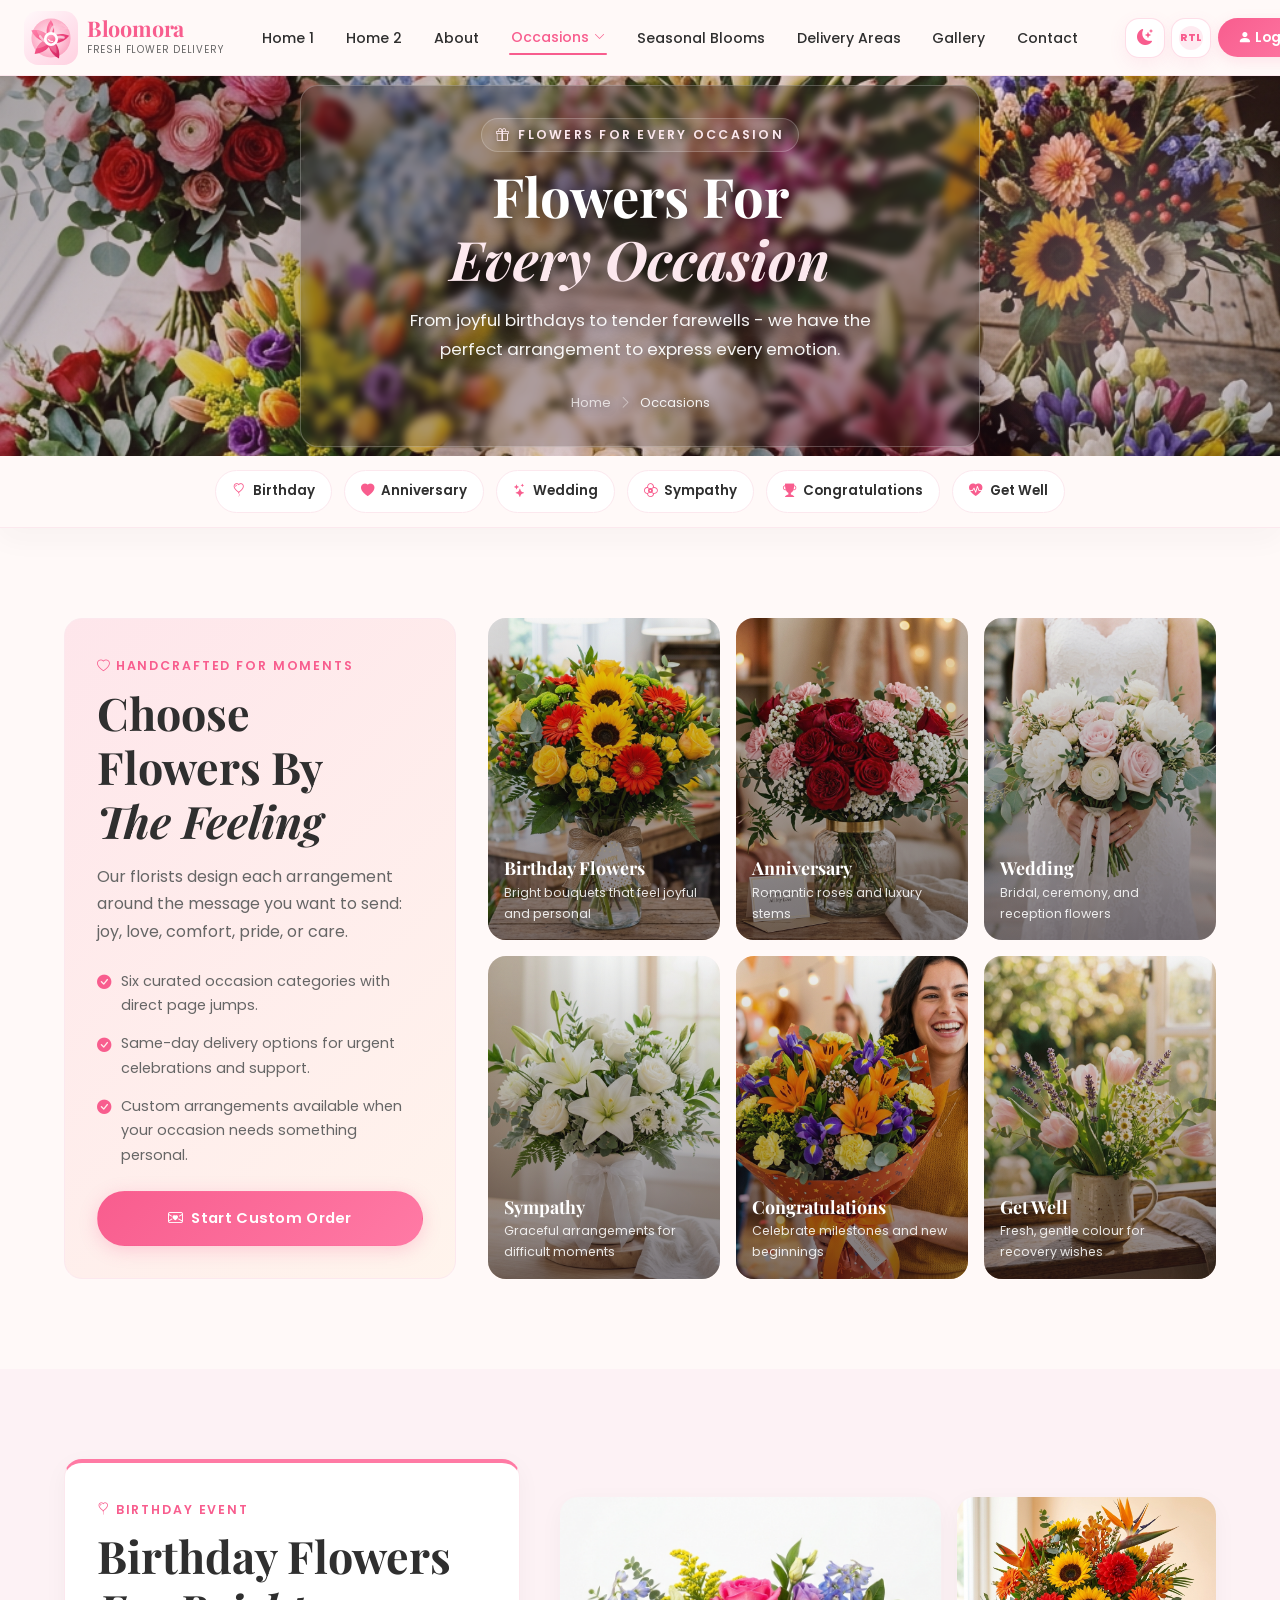
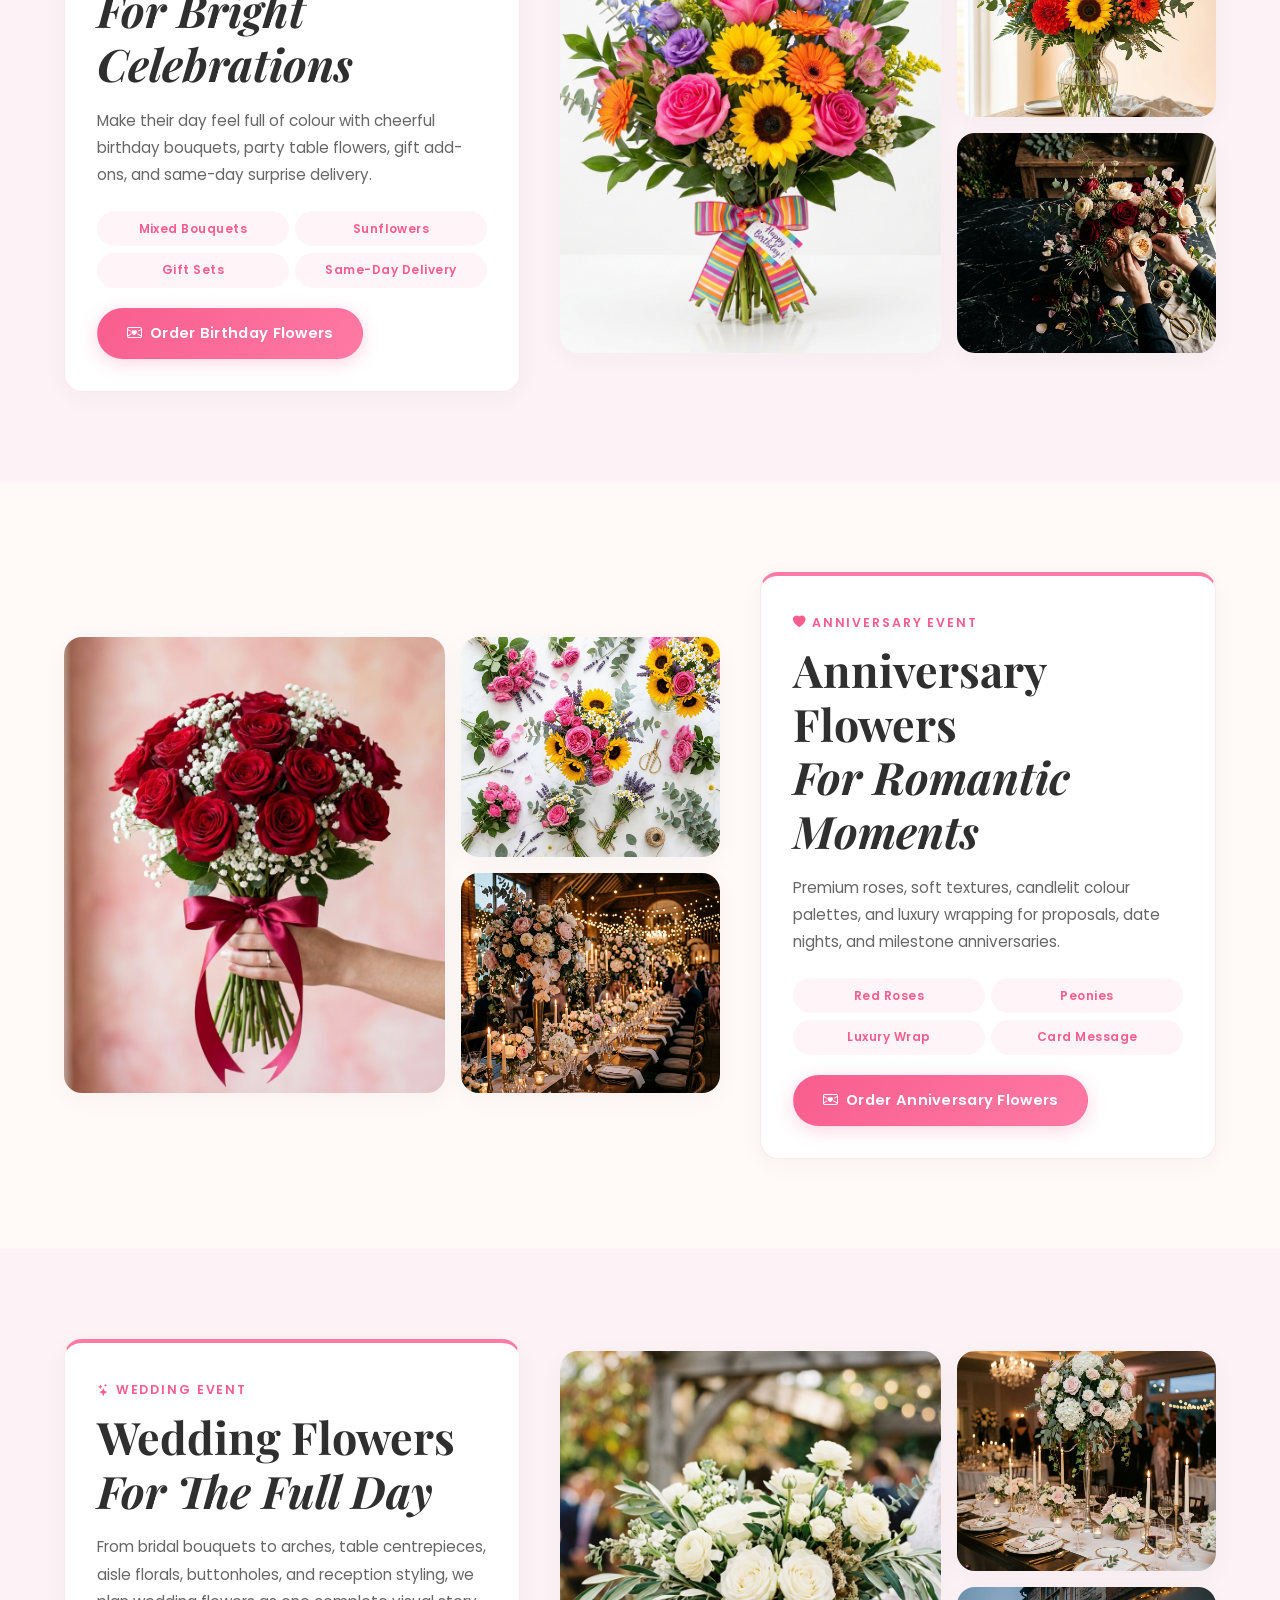
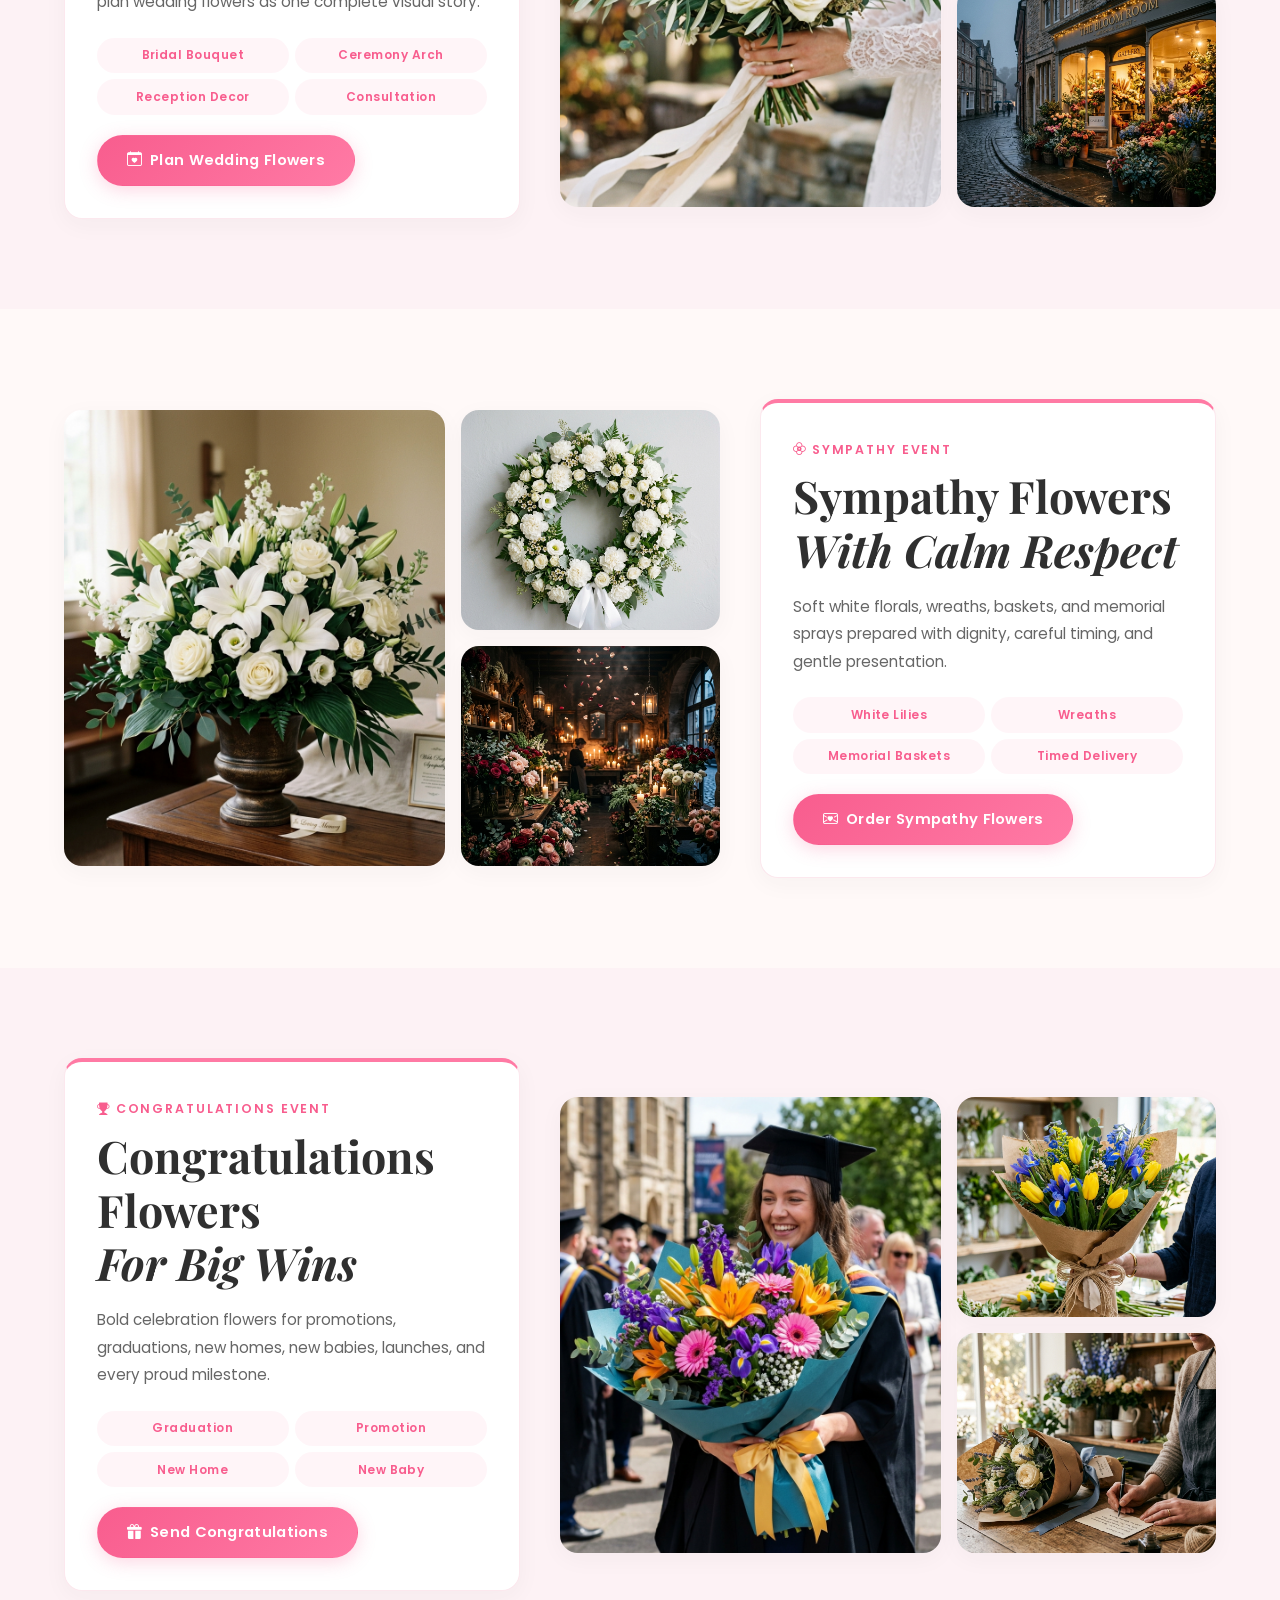
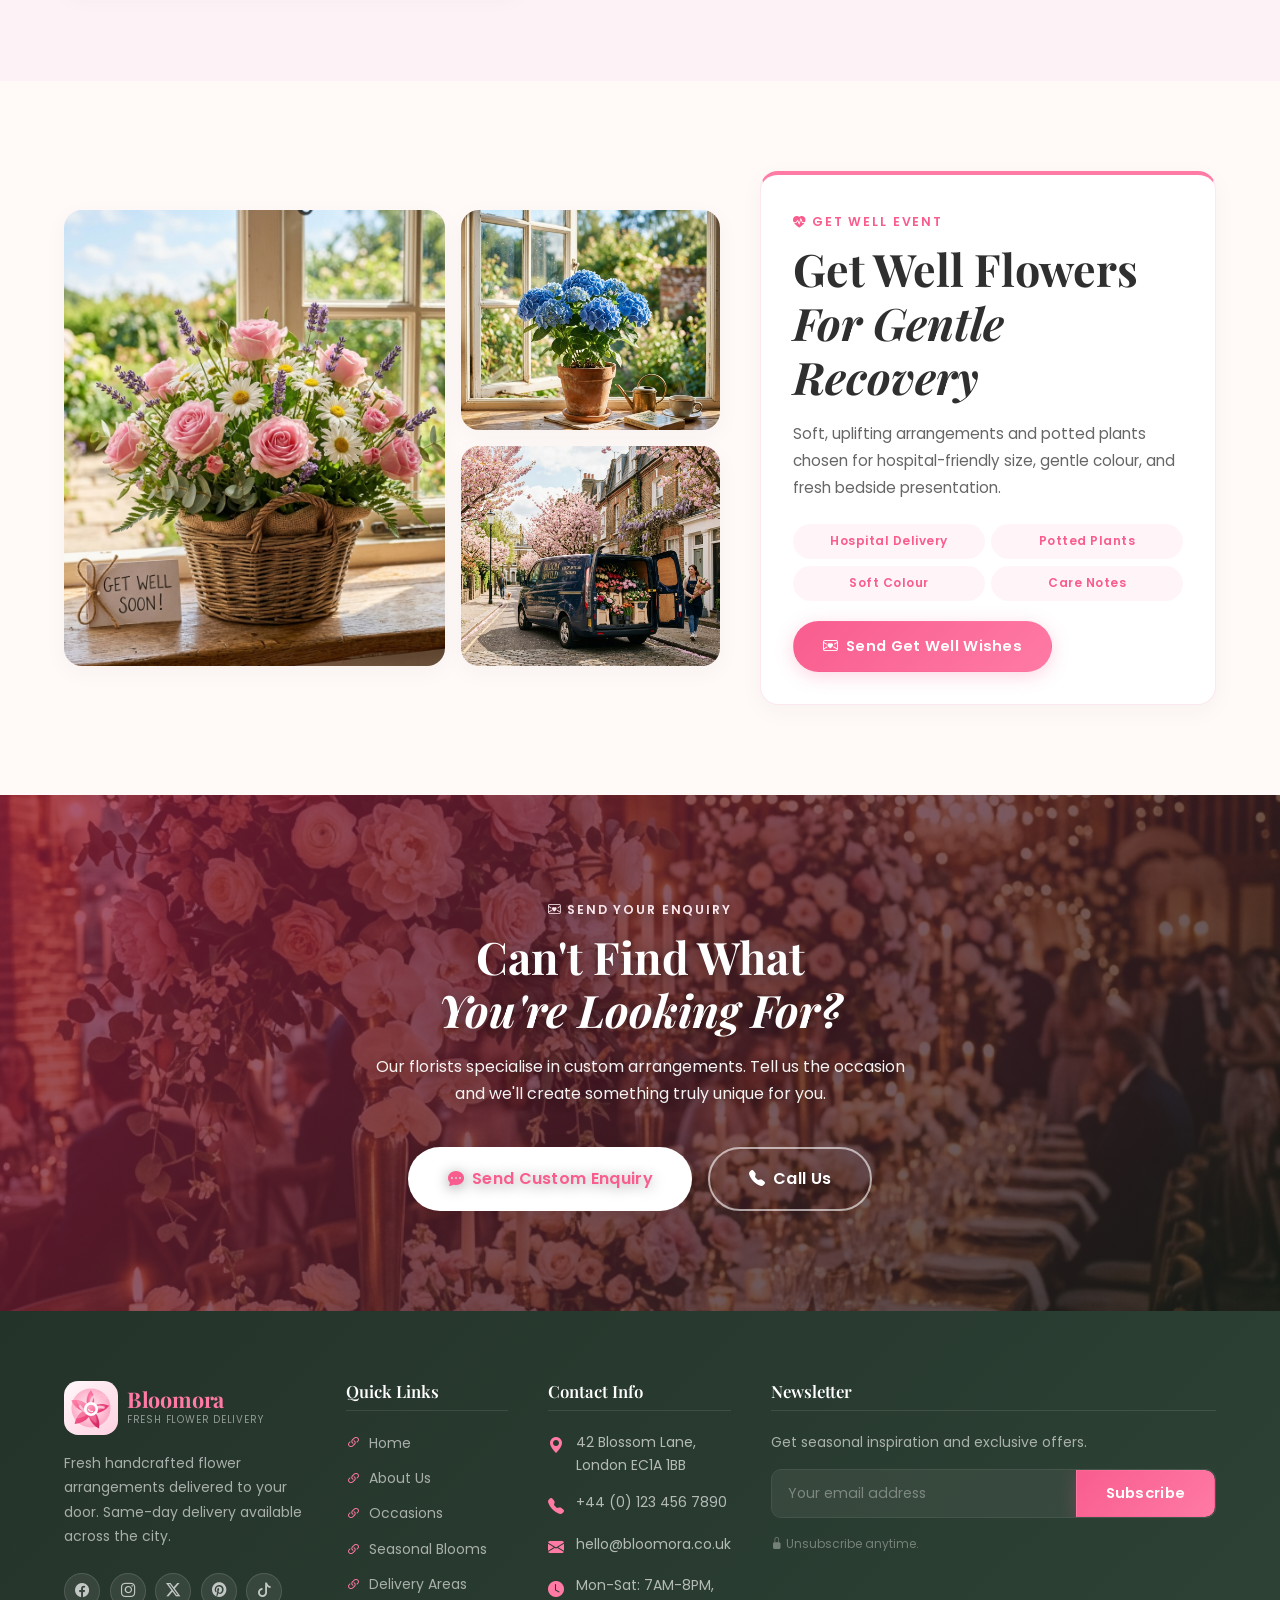
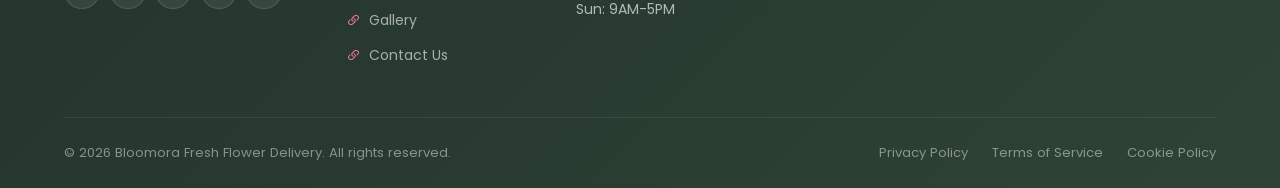
<file: occasions.html>
<!DOCTYPE html>
<html lang="en" dir="ltr" data-theme="light">
<head>
  <meta charset="UTF-8" />
  <meta name="viewport" content="width=device-width, initial-scale=1.0" />
  <title>Occasions</title>
  <meta name="description" content="Find the perfect flower arrangement for every occasion - birthdays, anniversaries, weddings, funerals, and congratulations from Bloomora." />
  <link rel="preconnect" href="https://fonts.googleapis.com" />
  <link rel="preconnect" href="https://fonts.gstatic.com" crossorigin />
  <link href="https://fonts.googleapis.com/css2?family=Playfair+Display:ital,wght@0,400;0,600;0,700;1,400&family=Poppins:wght@300;400;500;600;700&display=swap" rel="stylesheet" />
  
  <link rel="stylesheet" href="https://cdn.jsdelivr.net/npm/bootstrap-icons@1.11.3/font/bootstrap-icons.min.css" />
  <link rel="icon" type="image/png" href="assets/images/favicon.png" />
  <link rel="apple-touch-icon" href="assets/images/favicon.png" />
  <link rel="stylesheet" href="assets/css/style.css?v=2.7" />
  <link rel="stylesheet" href="assets/css/pages.css?v=2.7" />
</head>
<body>

  <!-- NAVBAR -->
  <nav class="navbar" role="navigation">
    <div class="nav-inner">
      <a href="index.html" class="navbar-brand"><div class="brand-icon"><img src="assets/images/logo.svg" alt="Bloomora logo" class="brand-logo"></div><div class="brand-text"><span class="brand-name">Bloomora</span><span class="brand-tagline">Fresh Flower Delivery</span></div></a>
      <ul class="nav-links" role="list">
        <li><a href="index.html" class="nav-link">Home 1</a></li><li><a href="home2.html" class="nav-link">Home 2</a></li><li><a href="about.html" class="nav-link">About</a></li>
        <li class="nav-dropdown"><a href="occasions.html" class="nav-link nav-dropdown-toggle active">Occasions <i class="bi bi-chevron-down" style="font-size:0.7rem;"></i></a><ul class="dropdown-menu"><li><a href="occasions.html#birthday" class="dropdown-item"><i class="bi bi-balloon-heart"></i><span><strong>Birthday</strong><span>Bright celebration bouquets</span></span></a></li><li><a href="occasions.html#anniversary" class="dropdown-item"><i class="bi bi-heart-fill"></i><span><strong>Anniversary</strong><span>Romantic premium roses</span></span></a></li><li><a href="occasions.html#wedding" class="dropdown-item"><i class="bi bi-stars"></i><span><strong>Wedding</strong><span>Bridal and venue flowers</span></span></a></li><li><a href="occasions.html#funeral" class="dropdown-item"><i class="bi bi-flower2"></i><span><strong>Sympathy</strong><span>Calm respectful tributes</span></span></a></li><li><a href="occasions.html#congrats" class="dropdown-item"><i class="bi bi-trophy-fill"></i><span><strong>Congratulations</strong><span>For wins and milestones</span></span></a></li><li><a href="occasions.html#getwell" class="dropdown-item"><i class="bi bi-heart-pulse-fill"></i><span><strong>Get Well</strong><span>Warm recovery wishes</span></span></a></li></ul></li>
        <li><a href="seasonal-blooms.html" class="nav-link">Seasonal Blooms</a></li><li><a href="delivery-areas.html" class="nav-link">Delivery Areas</a></li><li><a href="gallery.html" class="nav-link">Gallery</a></li><li><a href="contact.html" class="nav-link">Contact</a></li>
      </ul>
      <div class="nav-controls"><button class="nav-icon-btn toggle-theme-btn"><i class="bi bi-moon-stars-fill theme-icon-moon"></i><i class="bi bi-sun-fill theme-icon-sun" style="display:none;"></i></button><button class="nav-icon-btn toggle-dir-btn"><span class="dir-label" style="font-size:0.7rem;font-weight:700;">RTL</span></button><a href="login.html" class="btn-login-nav nav-link"><i class="bi bi-person-fill"></i> Login</a></div>
      <button class="hamburger" id="hamburger" aria-label="Open mobile menu" aria-expanded="false"><span></span><span></span><span></span></button>
    </div>
  </nav>
  <div class="mobile-menu" id="mobileMenu">
    <ul class="mobile-nav-links"><li><a href="index.html" class="mobile-nav-link">Home 1</a></li><li><a href="home2.html" class="mobile-nav-link">Home 2</a></li><li><a href="about.html" class="mobile-nav-link">About</a></li><li><a href="occasions.html" class="mobile-nav-link active">Occasions</a></li><li><a href="seasonal-blooms.html" class="mobile-nav-link">Seasonal Blooms</a></li><li><a href="delivery-areas.html" class="mobile-nav-link">Delivery Areas</a></li><li><a href="gallery.html" class="mobile-nav-link">Gallery</a></li><li><a href="contact.html" class="mobile-nav-link">Contact</a></li></ul>
    <div class="mobile-controls"><button class="nav-icon-btn toggle-theme-btn"><i class="bi bi-moon-stars-fill theme-icon-moon"></i><i class="bi bi-sun-fill theme-icon-sun" style="display:none;"></i></button><button class="nav-icon-btn toggle-dir-btn"><span class="dir-label" style="font-size:0.7rem;font-weight:700;">RTL</span></button></div>
    <div class="mobile-login-btn"><a href="login.html" class="btn-login-nav" style="display:flex;align-items:center;justify-content:center;gap:0.5rem;padding:0.75rem;border-radius:50px;"><i class="bi bi-person-fill"></i> Login </a></div>
  </div>

  <!-- PAGE BANNER -->
  <section class="page-banner bg-banner-occasions" aria-label="Occasions banner">
    <div class="container">
      <div class="banner-content" data-animate="fade-up">
        <span class="banner-eyebrow"><i class="bi bi-gift"></i> Flowers For Every Occasion</span>
        <h1 class="banner-title">Flowers For<br><span>Every Occasion</span></h1>
        <p class="banner-desc">From joyful birthdays to tender farewells - we have the perfect arrangement to express every emotion.</p>
        <div class="banner-breadcrumb"><a href="index.html">Home</a><span class="sep"><i class="bi bi-chevron-right"></i></span><span>Occasions</span></div>
      </div>
    </div>
    <div class="banner-deco"></div>
  </section>

  <div class="occasion-nav-strip" aria-label="Occasion shortcuts">
    <div class="container">
      <nav class="occasion-nav-scroll">
        <a href="#birthday" class="occasion-nav-pill"><i class="bi bi-balloon-heart"></i> Birthday</a>
        <a href="#anniversary" class="occasion-nav-pill"><i class="bi bi-heart-fill"></i> Anniversary</a>
        <a href="#wedding" class="occasion-nav-pill"><i class="bi bi-stars"></i> Wedding</a>
        <a href="#funeral" class="occasion-nav-pill"><i class="bi bi-flower2"></i> Sympathy</a>
        <a href="#congrats" class="occasion-nav-pill"><i class="bi bi-trophy-fill"></i> Congratulations</a>
        <a href="#getwell" class="occasion-nav-pill"><i class="bi bi-heart-pulse-fill"></i> Get Well</a>
      </nav>
    </div>
  </div>

  <!-- === OCCASION INTRO === -->
  <section class="section" aria-label="Occasion overview">
    <div class="container">
      <div class="occasion-feature-layout">
        <aside class="occasion-feature-panel" data-animate="fade-right">
          <div>
            <span class="section-eyebrow"><i class="bi bi-heart"></i> Handcrafted for Moments</span>
            <h2 class="section-title">Choose Flowers By<br><em>The Feeling</em></h2>
            <p class="section-subtitle" style="margin-bottom:0;">Our florists design each arrangement around the message you want to send: joy, love, comfort, pride, or care.</p>
          </div>
          <ul class="occasion-feature-list">
            <li><i class="bi bi-check-circle-fill"></i><span>Six curated occasion categories with direct page jumps.</span></li>
            <li><i class="bi bi-check-circle-fill"></i><span>Same-day delivery options for urgent celebrations and support.</span></li>
            <li><i class="bi bi-check-circle-fill"></i><span>Custom arrangements available when your occasion needs something personal.</span></li>
          </ul>
          <a href="contact.html" class="btn btn-primary" style="justify-content:center; margin-top: 1.5rem; padding-top: 0.85rem; padding-bottom: 0.85rem;"><i class="bi bi-envelope-heart"></i> Start Custom Order</a>
        </aside>

        <div class="occasion-showcase-grid" data-animate="zoom-in">
          <a href="#birthday" class="occasion-showcase-card">
            <img src="assets/images/flowers/feeling_birthday.png" alt="Birthday flowers" loading="lazy" />
            <div class="occasion-showcase-body"><strong>Birthday Flowers</strong><span>Bright bouquets that feel joyful and personal</span></div>
          </a>
          <a href="#anniversary" class="occasion-showcase-card">
            <img src="assets/images/flowers/feeling_anniversary.png" alt="Anniversary flowers" loading="lazy" />
            <div class="occasion-showcase-body"><strong>Anniversary</strong><span>Romantic roses and luxury stems</span></div>
          </a>
          <a href="#wedding" class="occasion-showcase-card">
            <img src="assets/images/flowers/feeling_wedding.png" alt="Wedding flowers" loading="lazy" />
            <div class="occasion-showcase-body"><strong>Wedding</strong><span>Bridal, ceremony, and reception flowers</span></div>
          </a>
          <a href="#funeral" class="occasion-showcase-card">
            <img src="assets/images/flowers/feeling_sympathy.png" alt="Sympathy flowers" loading="lazy" />
            <div class="occasion-showcase-body"><strong>Sympathy</strong><span>Graceful arrangements for difficult moments</span></div>
          </a>
          <a href="#congrats" class="occasion-showcase-card">
            <img src="assets/images/flowers/feeling_congrats.png" alt="Congratulations flowers" loading="lazy" />
            <div class="occasion-showcase-body"><strong>Congratulations</strong><span>Celebrate milestones and new beginnings</span></div>
          </a>
          <a href="#getwell" class="occasion-showcase-card">
            <img src="assets/images/flowers/feeling_getwell.png" alt="Get well flowers" loading="lazy" />
            <div class="occasion-showcase-body"><strong>Get Well</strong><span>Fresh, gentle colour for recovery wishes</span></div>
          </a>
        </div>
      </div>
    </div>
  </section>

  <!-- === BIRTHDAY EVENT SECTION === -->
  <section id="birthday" class="section event-section event-birthday section-alt" aria-label="Birthday flower arrangements">
    <div class="container">
      <div class="event-layout">
        <div class="event-copy" data-animate="fade-right">
          <span class="section-eyebrow"><i class="bi bi-balloon-heart"></i> Birthday Event</span>
          <h2 class="section-title">Birthday Flowers<br><em>For Bright Celebrations</em></h2>
          <p>Make their day feel full of colour with cheerful birthday bouquets, party table flowers, gift add-ons, and same-day surprise delivery.</p>
          <div class="occasion-tags"><span class="tag">Mixed Bouquets</span><span class="tag">Sunflowers</span><span class="tag">Gift Sets</span><span class="tag">Same-Day Delivery</span></div>
          <a href="contact.html" class="btn btn-primary"><i class="bi bi-envelope-heart"></i> Order Birthday Flowers</a>
        </div>
        <div class="event-gallery" data-animate="fade-left">
          <img class="event-main-img" src="assets/images/flowers/flower_birthday.png" alt="Bright birthday bouquet" loading="lazy" />
          <img src="assets/images/flowers/flower_summer.png" alt="Sunny birthday flower arrangement" loading="lazy" />
          <img src="assets/images/cta/cta_home.png" alt="Birthday flower delivery presentation" loading="lazy" />
        </div>
      </div>
    </div>
  </section>

  <!-- === ANNIVERSARY EVENT SECTION === -->
  <section id="anniversary" class="section event-section event-anniversary" aria-label="Anniversary flower arrangements">
    <div class="container">
      <div class="event-layout reverse">
        <div class="event-copy" data-animate="fade-left">
          <span class="section-eyebrow"><i class="bi bi-heart-fill"></i> Anniversary Event</span>
          <h2 class="section-title">Anniversary Flowers<br><em>For Romantic Moments</em></h2>
          <p>Premium roses, soft textures, candlelit colour palettes, and luxury wrapping for proposals, date nights, and milestone anniversaries.</p>
          <div class="occasion-tags"><span class="tag">Red Roses</span><span class="tag">Peonies</span><span class="tag">Luxury Wrap</span><span class="tag">Card Message</span></div>
          <a href="contact.html" class="btn btn-primary"><i class="bi bi-envelope-heart"></i> Order Anniversary Flowers</a>
        </div>
        <div class="event-gallery" data-animate="fade-right">
          <img class="event-main-img" src="assets/images/flowers/flower_anniversary.png" alt="Anniversary red rose bouquet" loading="lazy" />
          <img src="assets/images/banners/banner_home2.png" alt="Romantic flower arrangement detail" loading="lazy" />
          <img src="assets/images/cta/cta_occasions.png" alt="Luxury anniversary flower gift" loading="lazy" />
        </div>
      </div>
    </div>
  </section>

  <!-- === WEDDING EVENT SECTION === -->
  <section id="wedding" class="section event-section event-wedding section-alt" aria-label="Wedding flower arrangements">
    <div class="container">
      <div class="event-layout">
        <div class="event-copy" data-animate="fade-right">
          <span class="section-eyebrow"><i class="bi bi-stars"></i> Wedding Event</span>
          <h2 class="section-title">Wedding Flowers<br><em>For The Full Day</em></h2>
          <p>From bridal bouquets to arches, table centrepieces, aisle florals, buttonholes, and reception styling, we plan wedding flowers as one complete visual story.</p>
          <div class="occasion-tags"><span class="tag">Bridal Bouquet</span><span class="tag">Ceremony Arch</span><span class="tag">Reception Decor</span><span class="tag">Consultation</span></div>
          <a href="contact.html" class="btn btn-primary"><i class="bi bi-calendar-heart"></i> Plan Wedding Flowers</a>
        </div>
        <div class="event-gallery" data-animate="fade-left">
          <img class="event-main-img" src="assets/images/wedding/wedding_main.png" alt="Bridal wedding bouquet" loading="lazy" />
          <img src="assets/images/wedding/wedding_secondary.png" alt="Wedding floral event setting" loading="lazy" />
          <img src="assets/images/cta/cta_gallery.png" alt="Wedding flower table arrangement" loading="lazy" />
        </div>
      </div>
    </div>
  </section>

  <!-- === SYMPATHY EVENT SECTION === -->
  <section id="funeral" class="section event-section event-sympathy" aria-label="Funeral and sympathy flower arrangements">
    <div class="container">
      <div class="event-layout reverse">
        <div class="event-copy" data-animate="fade-left">
          <span class="section-eyebrow"><i class="bi bi-flower2"></i> Sympathy Event</span>
          <h2 class="section-title">Sympathy Flowers<br><em>With Calm Respect</em></h2>
          <p>Soft white florals, wreaths, baskets, and memorial sprays prepared with dignity, careful timing, and gentle presentation.</p>
          <div class="occasion-tags"><span class="tag">White Lilies</span><span class="tag">Wreaths</span><span class="tag">Memorial Baskets</span><span class="tag">Timed Delivery</span></div>
          <a href="contact.html" class="btn btn-primary"><i class="bi bi-envelope-heart"></i> Order Sympathy Flowers</a>
        </div>
        <div class="event-gallery" data-animate="fade-right">
          <img class="event-main-img" src="assets/images/flowers/sympathy_main.png" alt="White sympathy flower arrangement" loading="lazy" />
          <img src="assets/images/flowers/sympathy_secondary.png" alt="Calm white floral tribute" loading="lazy" />
          <img src="assets/images/cta/cta_about.png" alt="Respectful sympathy flowers" loading="lazy" />
        </div>
      </div>
    </div>
  </section>

  <!-- === CONGRATULATIONS EVENT SECTION === -->
  <section id="congrats" class="section event-section event-congrats section-alt" aria-label="Congratulations flower arrangements">
    <div class="container">
      <div class="event-layout">
        <div class="event-copy" data-animate="fade-right">
          <span class="section-eyebrow"><i class="bi bi-trophy-fill"></i> Congratulations Event</span>
          <h2 class="section-title">Congratulations Flowers<br><em>For Big Wins</em></h2>
          <p>Bold celebration flowers for promotions, graduations, new homes, new babies, launches, and every proud milestone.</p>
          <div class="occasion-tags"><span class="tag">Graduation</span><span class="tag">Promotion</span><span class="tag">New Home</span><span class="tag">New Baby</span></div>
          <a href="contact.html" class="btn btn-primary"><i class="bi bi-gift-fill"></i> Send Congratulations</a>
        </div>
        <div class="event-gallery" data-animate="fade-left">
          <img class="event-main-img" src="assets/images/flowers/congrats_main.png" alt="Congratulations flower bouquet" loading="lazy" />
          <img src="assets/images/flowers/congrats_secondary.png" alt="Fresh celebration flowers" loading="lazy" />
          <img src="assets/images/cta/cta_contact.png" alt="Celebration bouquet delivery" loading="lazy" />
        </div>
      </div>
    </div>
  </section>

  <!-- === GET WELL EVENT SECTION === -->
  <section id="getwell" class="section event-section event-getwell" aria-label="Get well flower arrangements">
    <div class="container">
      <div class="event-layout reverse">
        <div class="event-copy" data-animate="fade-left">
          <span class="section-eyebrow"><i class="bi bi-heart-pulse-fill"></i> Get Well Event</span>
          <h2 class="section-title">Get Well Flowers<br><em>For Gentle Recovery</em></h2>
          <p>Soft, uplifting arrangements and potted plants chosen for hospital-friendly size, gentle colour, and fresh bedside presentation.</p>
          <div class="occasion-tags"><span class="tag">Hospital Delivery</span><span class="tag">Potted Plants</span><span class="tag">Soft Colour</span><span class="tag">Care Notes</span></div>
          <a href="contact.html" class="btn btn-primary"><i class="bi bi-envelope-heart"></i> Send Get Well Wishes</a>
        </div>
        <div class="event-gallery" data-animate="fade-right">
          <img class="event-main-img" src="assets/images/flowers/getwell_main.png" alt="Get well flower arrangement" loading="lazy" />
          <img src="assets/images/flowers/getwell_secondary.png" alt="Soft blue recovery flowers" loading="lazy" />
          <img src="assets/images/cta/cta_delivery.png" alt="Fresh get well flower delivery" loading="lazy" />
        </div>
      </div>
    </div>
  </section>

  <!-- === CTA === -->
  <section class="cta-section bg-cta-4" aria-label="Order enquiry CTA">
    <div class="container">
      <div class="cta-content" data-animate="zoom-in">
        <span class="section-eyebrow" style="color:var(--secondary);"><i class="bi bi-envelope-heart"></i> Send Your Enquiry</span>
        <h2 class="section-title">Can't Find What<br><em>You're Looking For?</em></h2>
        <p class="section-subtitle">Our florists specialise in custom arrangements. Tell us the occasion and we'll create something truly unique for you.</p>
        <div class="cta-actions">
          <a href="contact.html" class="btn btn-white btn-lg"><i class="bi bi-chat-dots-fill"></i> Send Custom Enquiry</a>
          <a href="tel:+441234567890" class="btn btn-outline-white btn-lg"><i class="bi bi-telephone-fill"></i> Call Us</a>
        </div>
      </div>
    </div>
  </section>

  <!-- FOOTER -->
  <footer class="footer" aria-label="Site footer">
    <div class="container">
      <div class="footer-grid">
        <div class="footer-brand"><a href="index.html" class="navbar-brand" style="margin-bottom:1rem; display:flex;"><div class="brand-icon"><img src="assets/images/logo.svg" alt="Bloomora logo" class="brand-logo"></div><div class="brand-text"><span class="brand-name">Bloomora</span><span class="brand-tagline">Fresh Flower Delivery</span></div></a><p class="footer-desc">Fresh handcrafted flower arrangements delivered to your door. Same-day delivery available across the city.</p><div class="social-links"><a href="#" class="social-link"><i class="bi bi-facebook"></i></a><a href="#" class="social-link"><i class="bi bi-instagram"></i></a><a href="#" class="social-link"><i class="bi bi-twitter-x"></i></a><a href="#" class="social-link"><i class="bi bi-pinterest"></i></a><a href="#" class="social-link"><i class="bi bi-tiktok"></i></a></div></div>
        <div><h3 class="footer-col-title">Quick Links</h3><ul class="footer-links"><li><a href="index.html"><i class="bi bi-link-45deg"></i>Home</a></li><li><a href="about.html"><i class="bi bi-link-45deg"></i>About Us</a></li><li><a href="occasions.html"><i class="bi bi-link-45deg"></i>Occasions</a></li><li><a href="seasonal-blooms.html"><i class="bi bi-link-45deg"></i>Seasonal Blooms</a></li><li><a href="delivery-areas.html"><i class="bi bi-link-45deg"></i>Delivery Areas</a></li><li><a href="gallery.html"><i class="bi bi-link-45deg"></i>Gallery</a></li><li><a href="contact.html"><i class="bi bi-link-45deg"></i>Contact Us</a></li></ul></div>
        <div><h3 class="footer-col-title">Contact Info</h3><div class="footer-contact"><div class="footer-contact-item"><i class="bi bi-geo-alt-fill"></i><span>42 Blossom Lane, London EC1A 1BB</span></div><div class="footer-contact-item"><i class="bi bi-telephone-fill"></i><span>+44 (0) 123 456 7890</span></div><div class="footer-contact-item"><i class="bi bi-envelope-fill"></i><span>hello@bloomora.co.uk</span></div><div class="footer-contact-item"><i class="bi bi-clock-fill"></i><span>Mon-Sat: 7AM-8PM, Sun: 9AM-5PM</span></div></div></div>
        <div class="footer-newsletter"><h3 class="footer-col-title">Newsletter</h3><p class="footer-newsletter-text">Get seasonal inspiration and exclusive offers.</p><form data-form="newsletter" style="margin-bottom:1rem;"><div class="input-group"><input type="email" placeholder="Your email address" required /><button type="submit" class="btn btn-primary" style="border-radius:0 var(--radius-sm) var(--radius-sm) 0;">Subscribe</button></div></form><p style="font-size:0.75rem;color:rgba(255,255,255,0.35);"><i class="bi bi-lock-fill"></i> Unsubscribe anytime.</p></div>
      </div>
      <div class="footer-bottom"><p class="footer-bottom-text">&copy; 2026 Bloomora Fresh Flower Delivery. All rights reserved.</p><div class="footer-bottom-links"><a href="#">Privacy Policy</a><a href="#">Terms of Service</a><a href="#">Cookie Policy</a></div></div>
    </div>
  </footer>
  <script src="assets/js/main.js"></script>
</body>
</html>
</file>
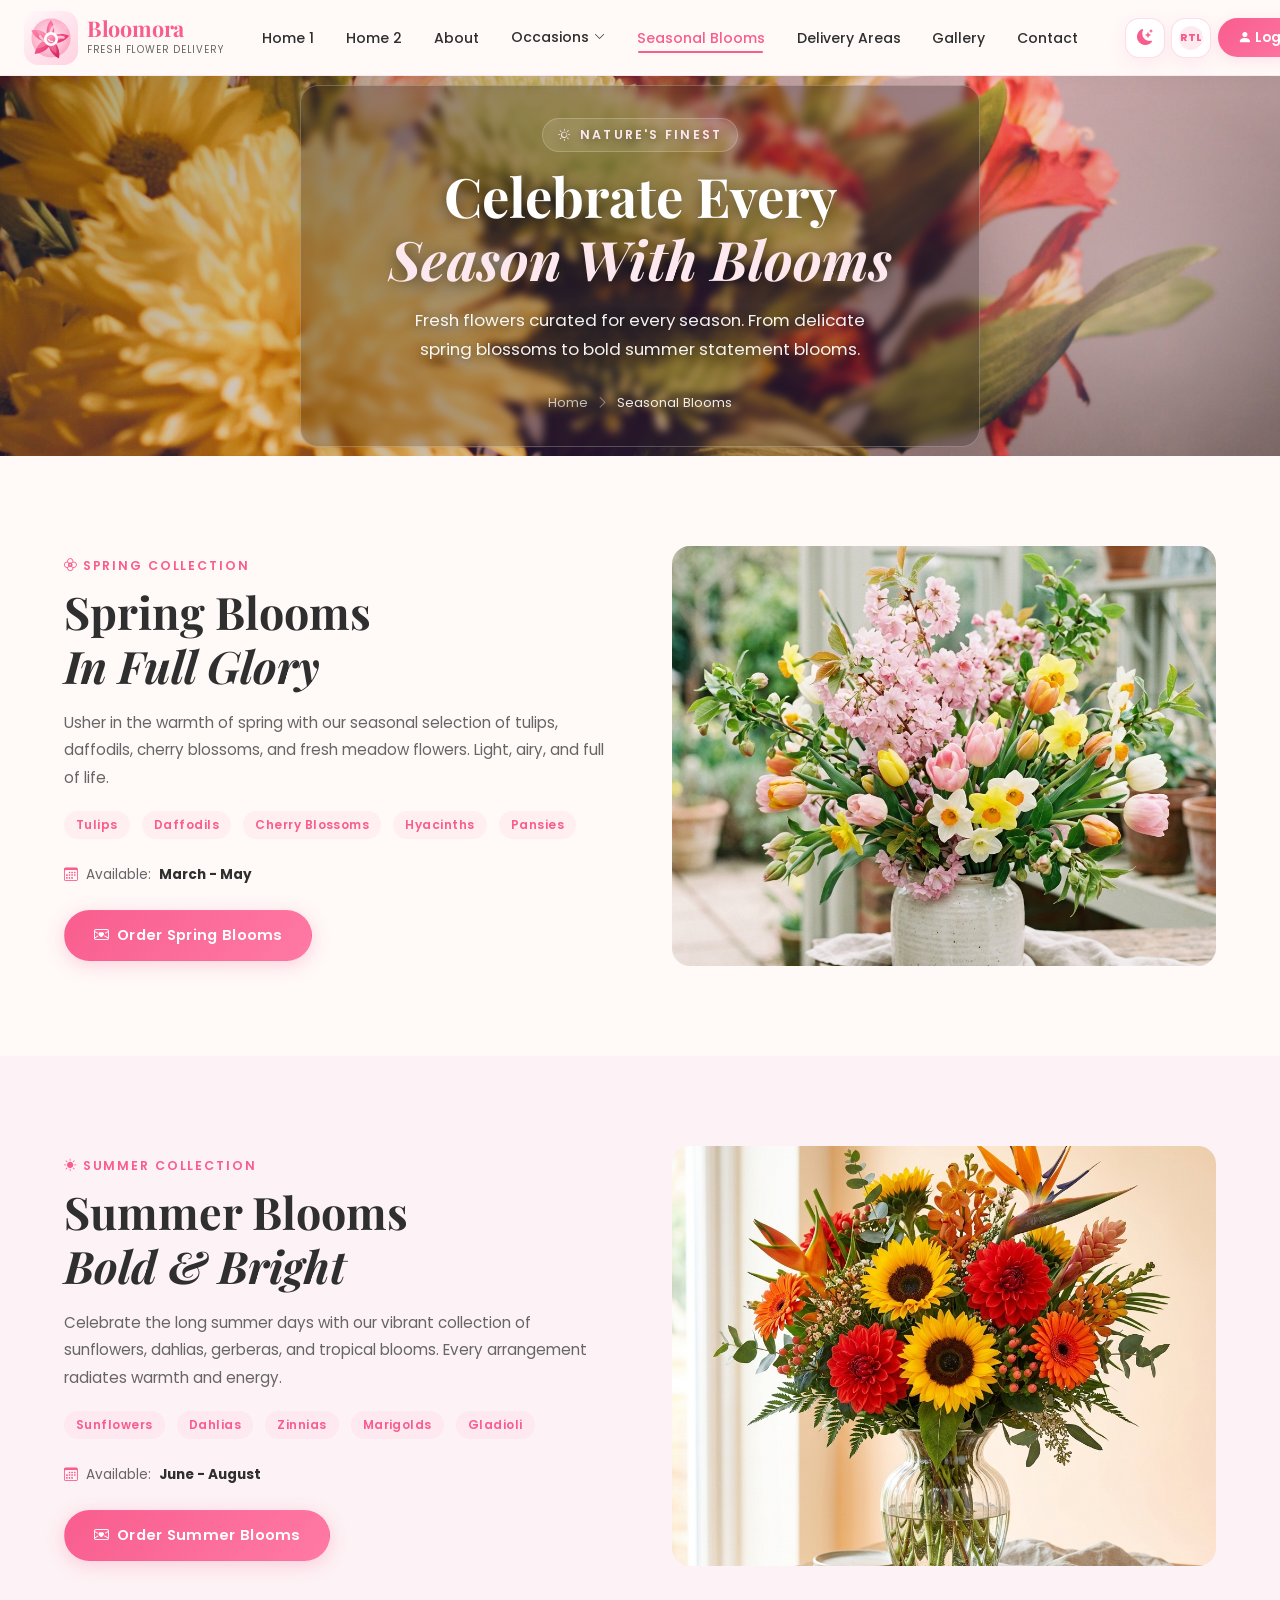
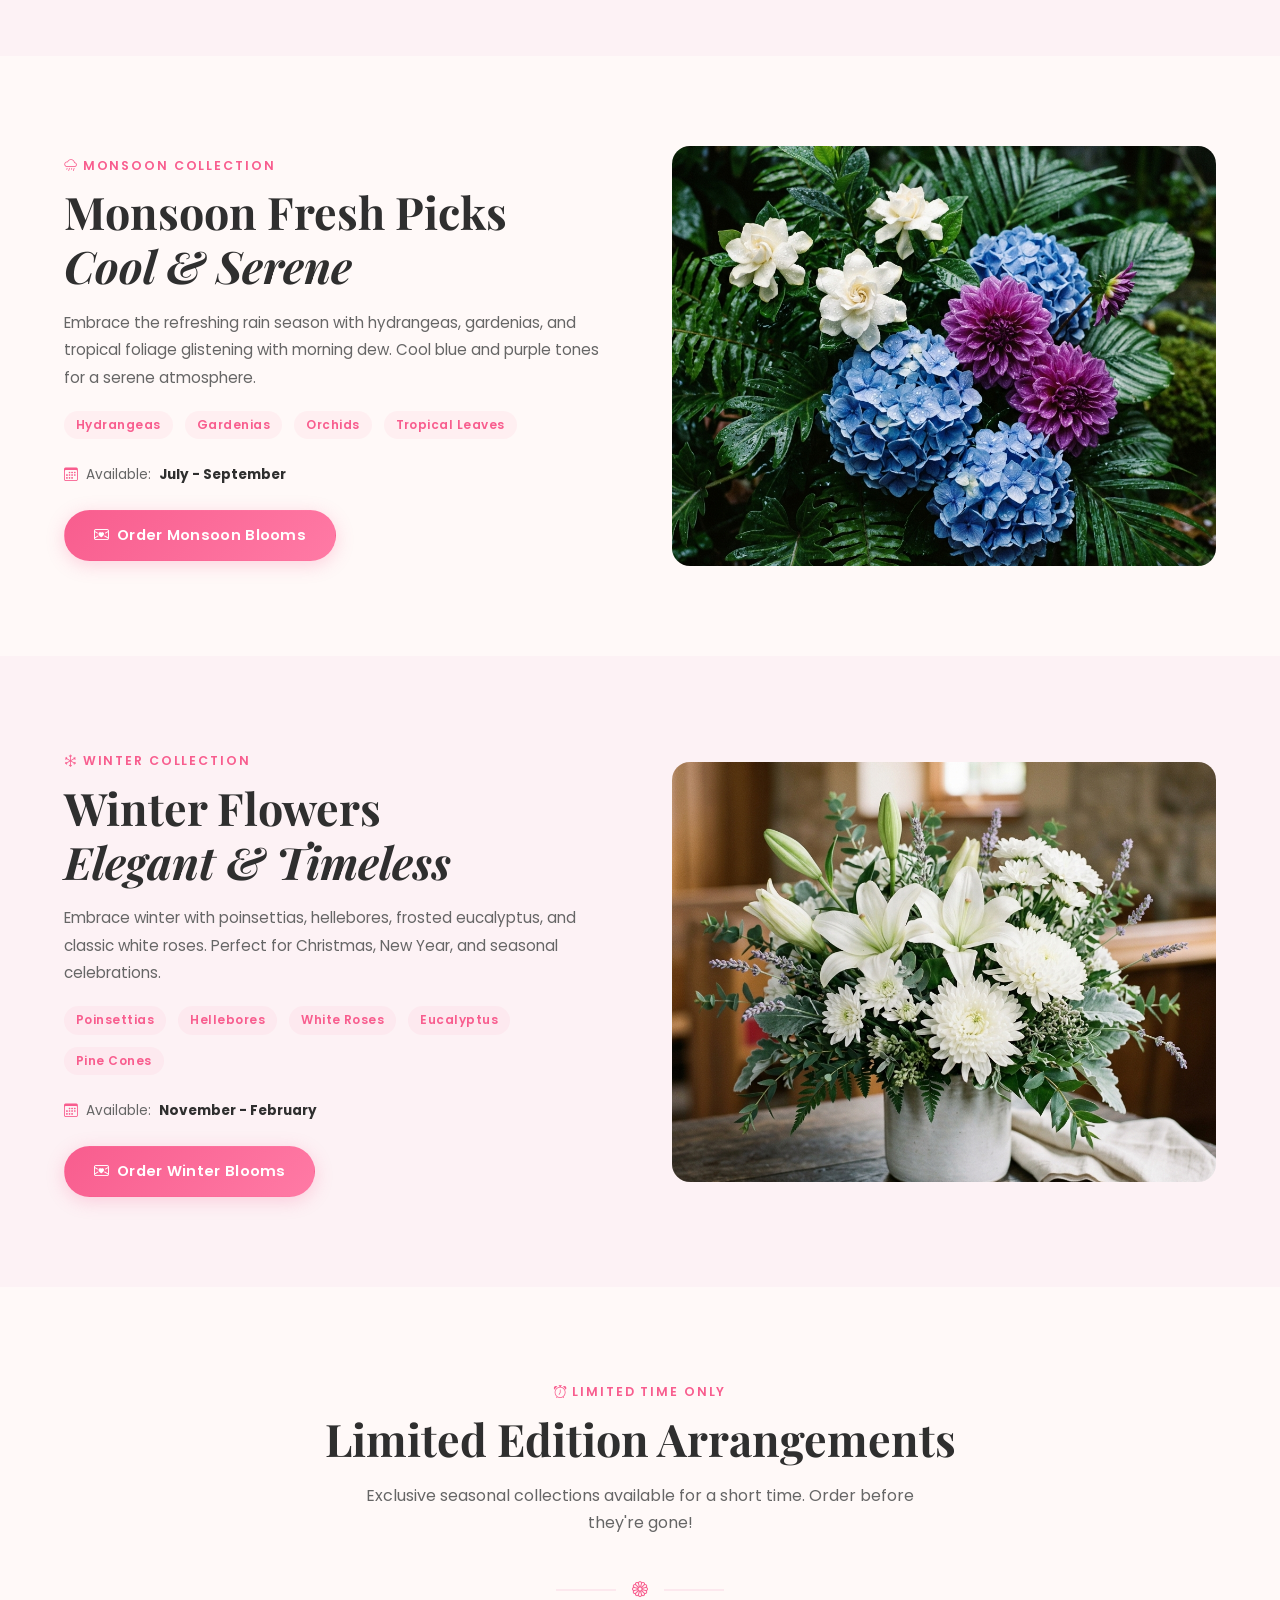
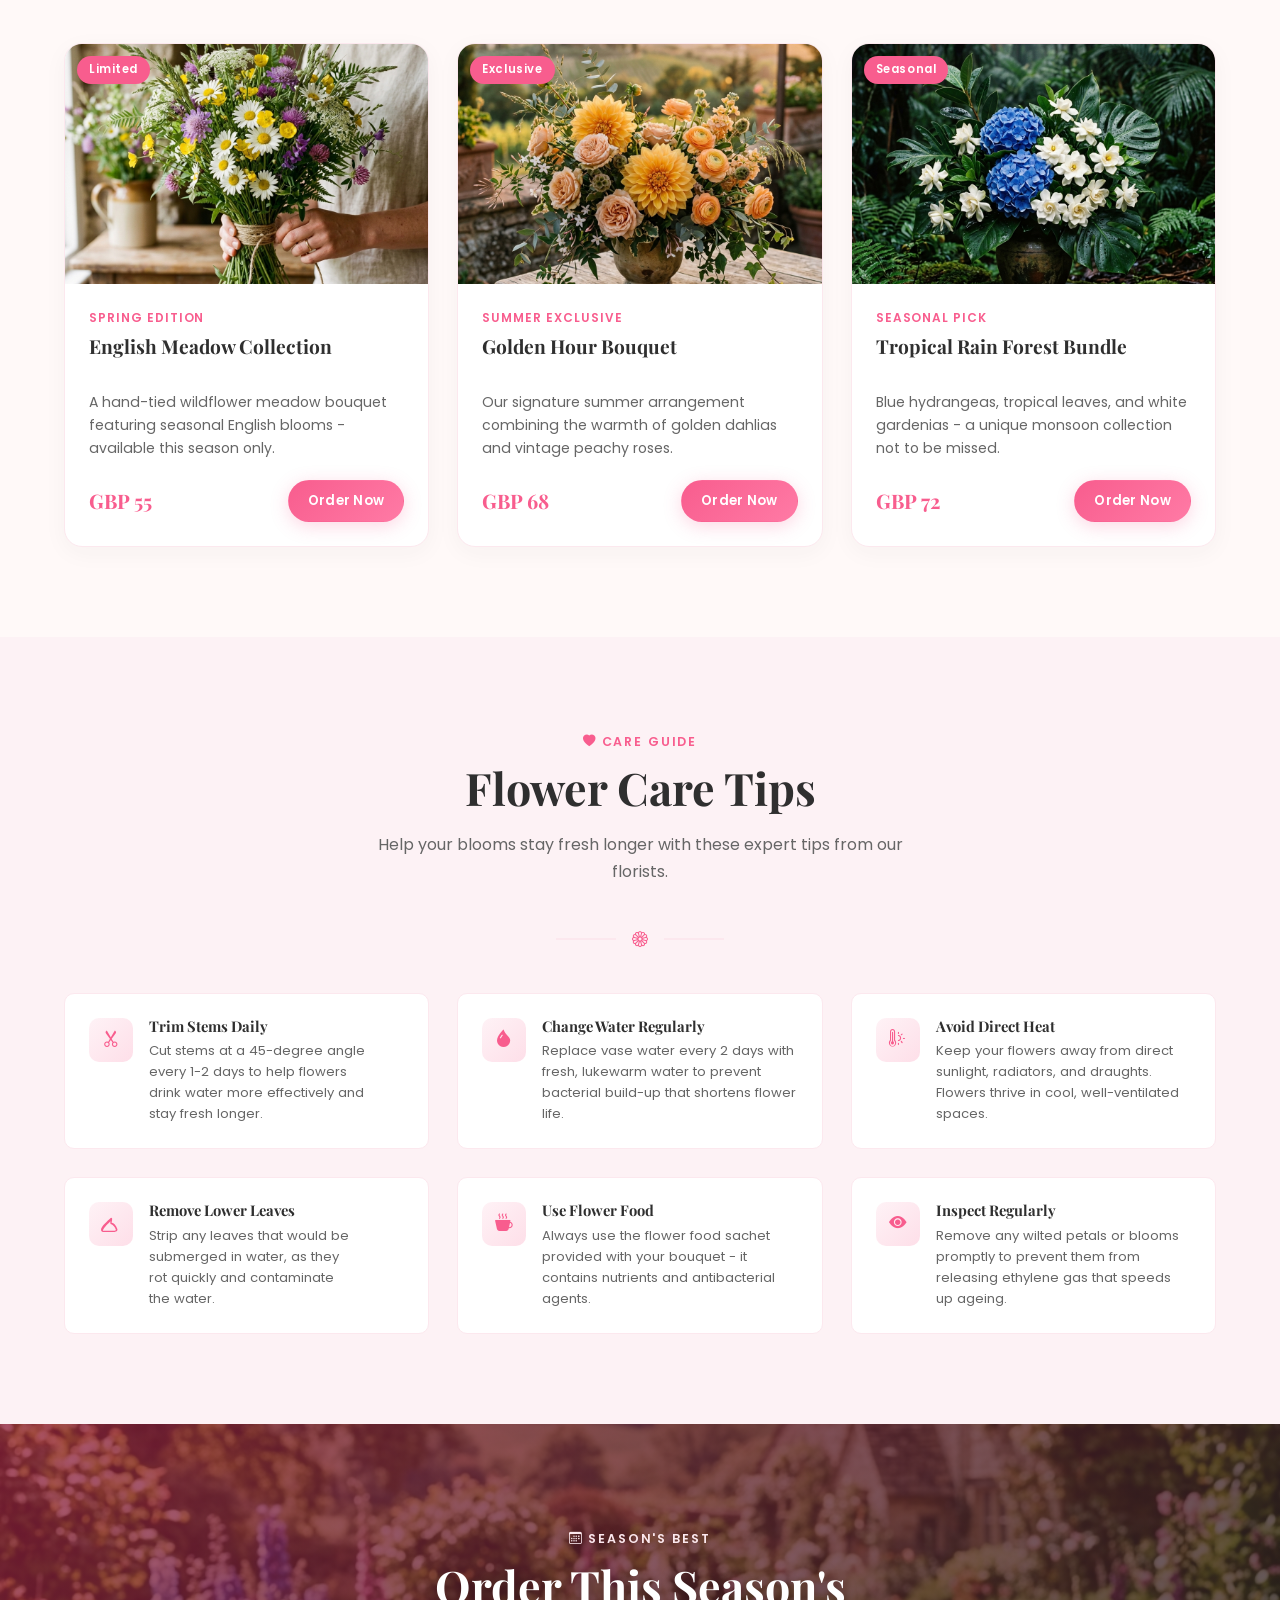
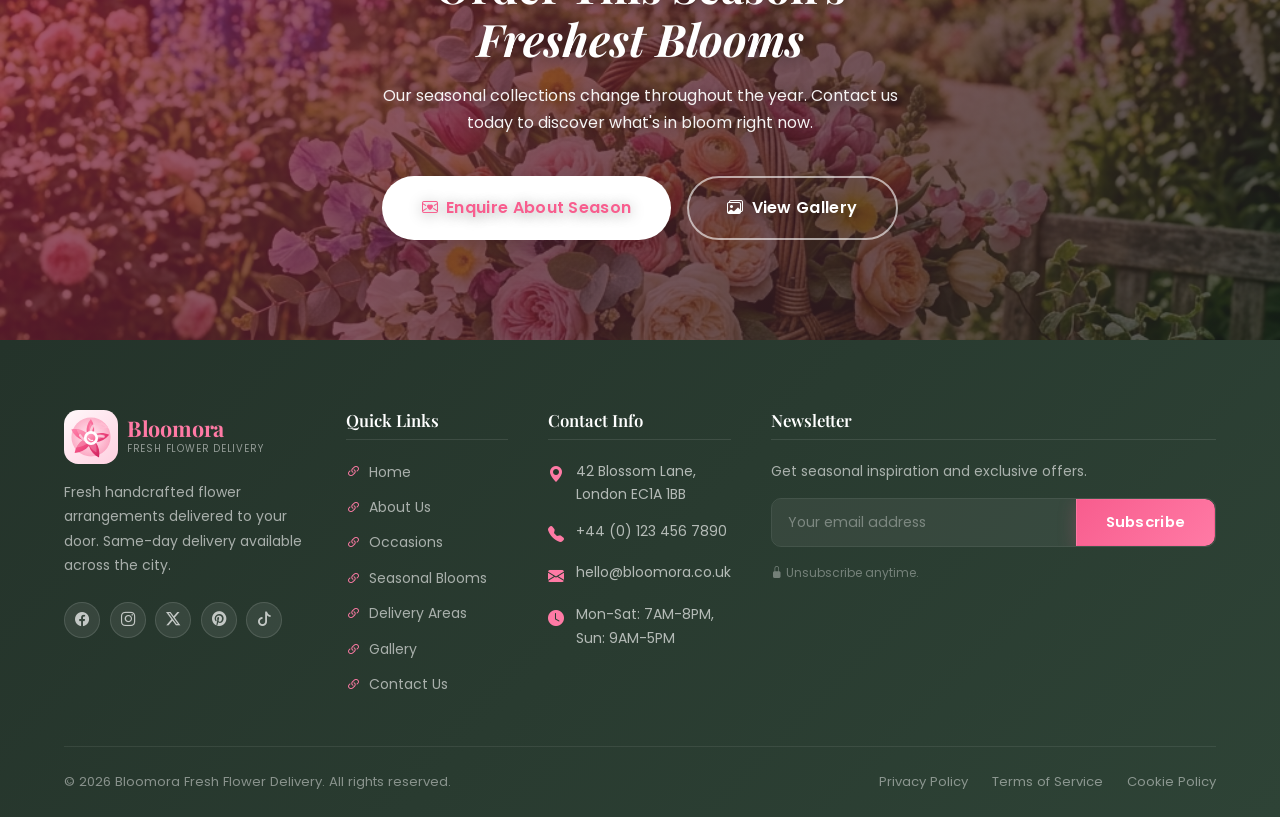
<file: seasonal-blooms.html>
<!DOCTYPE html>
<html lang="en" dir="ltr" data-theme="light">

<head>
  <meta charset="UTF-8" />
  <meta name="viewport" content="width=device-width, initial-scale=1.0" />
  <title>Seasonal Blooms</title>
  <meta name="description"
    content="Explore Bloomora's seasonal flower collections - spring tulips, summer sunflowers, monsoon hydrangeas, and winter arrangements." />
  <link rel="preconnect" href="https://fonts.googleapis.com" />
  <link rel="preconnect" href="https://fonts.gstatic.com" crossorigin />
  <link
    href="https://fonts.googleapis.com/css2?family=Playfair+Display:ital,wght@0,400;0,600;0,700;1,400&family=Poppins:wght@300;400;500;600;700&display=swap"
    rel="stylesheet" />

  <link rel="stylesheet" href="https://cdn.jsdelivr.net/npm/bootstrap-icons@1.11.3/font/bootstrap-icons.min.css" />
  <link rel="icon" type="image/png" href="assets/images/favicon.png" />
  <link rel="apple-touch-icon" href="assets/images/favicon.png" />
  <link rel="stylesheet" href="assets/css/style.css?v=4.1" />
  <link rel="stylesheet" href="assets/css/pages.css?v=4.1" />
</head>

<body>

  <!-- NAVBAR -->
  <nav class="navbar" role="navigation">
    <div class="nav-inner">
      <a href="index.html" class="navbar-brand">
        <div class="brand-icon"><img src="assets/images/logo.svg" alt="Bloomora logo" class="brand-logo"></div>
        <div class="brand-text"><span class="brand-name">Bloomora</span><span class="brand-tagline">Fresh Flower
            Delivery</span></div>
      </a>
      <ul class="nav-links" role="list">
        <li><a href="index.html" class="nav-link">Home 1</a></li>
        <li><a href="home2.html" class="nav-link">Home 2</a></li>
        <li><a href="about.html" class="nav-link">About</a></li>
        <li class="nav-dropdown"><a href="occasions.html" class="nav-link nav-dropdown-toggle">Occasions <i
              class="bi bi-chevron-down" style="font-size:0.7rem;"></i></a>
          <ul class="dropdown-menu">
            <li><a href="occasions.html#birthday" class="dropdown-item"><i
                  class="bi bi-balloon-heart"></i><span><strong>Birthday</strong><span>Bright celebration
                    bouquets</span></span></a></li>
            <li><a href="occasions.html#anniversary" class="dropdown-item"><i
                  class="bi bi-heart-fill"></i><span><strong>Anniversary</strong><span>Romantic premium
                    roses</span></span></a></li>
            <li><a href="occasions.html#wedding" class="dropdown-item"><i
                  class="bi bi-stars"></i><span><strong>Wedding</strong><span>Bridal and venue flowers</span></span></a>
            </li>
            <li><a href="occasions.html#funeral" class="dropdown-item"><i
                  class="bi bi-flower2"></i><span><strong>Sympathy</strong><span>Calm respectful
                    tributes</span></span></a></li>
            <li><a href="occasions.html#congrats" class="dropdown-item"><i
                  class="bi bi-trophy-fill"></i><span><strong>Congratulations</strong><span>For wins and
                    milestones</span></span></a></li>
            <li><a href="occasions.html#getwell" class="dropdown-item"><i
                  class="bi bi-heart-pulse-fill"></i><span><strong>Get Well</strong><span>Warm recovery
                    wishes</span></span></a></li>
          </ul>
        </li>
        <li><a href="seasonal-blooms.html" class="nav-link active">Seasonal Blooms</a></li>
        <li><a href="delivery-areas.html" class="nav-link">Delivery Areas</a></li>
        <li><a href="gallery.html" class="nav-link">Gallery</a></li>
        <li><a href="contact.html" class="nav-link">Contact</a></li>
      </ul>
      <div class="nav-controls"><button class="nav-icon-btn toggle-theme-btn"><i
            class="bi bi-moon-stars-fill theme-icon-moon"></i><i class="bi bi-sun-fill theme-icon-sun"
            style="display:none;"></i></button><button class="nav-icon-btn toggle-dir-btn"><span class="dir-label"
            style="font-size:0.7rem;font-weight:700;">RTL</span></button><a href="login.html"
          class="btn-login-nav nav-link"><i class="bi bi-person-fill"></i> Login</a></div>
      <button class="hamburger" id="hamburger" aria-label="Open mobile menu"
        aria-expanded="false"><span></span><span></span><span></span></button>
    </div>
  </nav>
  <div class="mobile-menu" id="mobileMenu">
    <ul class="mobile-nav-links">
      <li><a href="index.html" class="mobile-nav-link">Home 1</a></li>
      <li><a href="home2.html" class="mobile-nav-link">Home 2</a></li>
      <li><a href="about.html" class="mobile-nav-link">About</a></li>
      <li><a href="occasions.html" class="mobile-nav-link">Occasions</a></li>
      <li><a href="seasonal-blooms.html" class="mobile-nav-link active">Seasonal Blooms</a></li>
      <li><a href="delivery-areas.html" class="mobile-nav-link">Delivery Areas</a></li>
      <li><a href="gallery.html" class="mobile-nav-link">Gallery</a></li>
      <li><a href="contact.html" class="mobile-nav-link">Contact</a></li>
    </ul>
    <div class="mobile-controls"><button class="nav-icon-btn toggle-theme-btn"><i
          class="bi bi-moon-stars-fill theme-icon-moon"></i><i class="bi bi-sun-fill theme-icon-sun"
          style="display:none;"></i></button><button class="nav-icon-btn toggle-dir-btn"><span class="dir-label"
          style="font-size:0.7rem;font-weight:700;">RTL</span></button></div>
    <div class="mobile-login-btn"><a href="login.html" class="btn-login-nav"
        style="display:flex;align-items:center;justify-content:center;gap:0.5rem;padding:0.75rem;border-radius:50px;"><i
          class="bi bi-person-fill"></i> Login </a></div>
  </div>

  <!-- PAGE BANNER -->
  <section class="page-banner bg-banner-seasonal" aria-label="Seasonal blooms banner">
    <div class="container">
      <div class="banner-content" data-animate="fade-up">
        <span class="banner-eyebrow"><i class="bi bi-sun"></i> Nature's Finest</span>
        <h1 class="banner-title">Celebrate Every<br><span>Season With Blooms</span></h1>
        <p class="banner-desc">Fresh flowers curated for every season. From delicate spring blossoms to bold summer
          statement blooms.</p>
        <div class="banner-breadcrumb"><a href="index.html">Home</a><span class="sep"><i
              class="bi bi-chevron-right"></i></span><span>Seasonal Blooms</span></div>
      </div>
    </div>
    <div class="banner-deco"></div>
  </section>

  <!-- === SPRING COLLECTION === -->
  <section id="spring" class="section" aria-label="Spring flowers">
    <div class="container">
      <div class="split-section">
        <div data-animate="fade-right">
          <span class="section-eyebrow"><i class="bi bi-flower2"></i> Spring Collection</span>
          <h2 class="section-title">Spring Blooms<br><em>In Full Glory</em></h2>
          <p style="font-size:0.95rem;color:var(--text-muted);line-height:1.8;margin-bottom:1.25rem;">
            Usher in the warmth of spring with our seasonal selection of tulips, daffodils, cherry blossoms, and fresh
            meadow flowers. Light, airy, and full of life.
          </p>
          <div style="display:flex;gap:0.75rem;flex-wrap:wrap;margin-bottom:1.5rem;">
            <span class="tag tag-green">Tulips</span><span class="tag tag-green">Daffodils</span><span
              class="tag tag-green">Cherry Blossoms</span><span class="tag tag-green">Hyacinths</span><span
              class="tag tag-green">Pansies</span>
          </div>
          <p
            style="font-size:0.85rem;color:var(--text-muted);margin-bottom:1.5rem;display:flex;align-items:center;gap:0.5rem;">
            <i class="bi bi-calendar3" style="color:var(--primary);"></i>
            Available: <strong style="color:var(--text);">March - May</strong>
          </p>
          <a href="contact.html" class="btn btn-primary"><i class="bi bi-envelope-heart"></i> Order Spring Blooms</a>
        </div>
        <div class="img-reveal" data-animate="fade-left">
          <img src="assets/images/flowers/flower_spring.png" alt="Spring flower collection"
            style="width:100%;height:420px;object-fit:cover;" />
        </div>
      </div>
    </div>
  </section>

  <!-- === SUMMER BLOOMS === -->
  <section id="summer" class="section section-alt" aria-label="Summer flowers">
    <div class="container">
      <div class="split-section reverse">
        <div class="img-reveal" data-animate="fade-right">
          <img src="assets/images/flowers/flower_summer.png" alt="Summer flower collection"
            style="width:100%;height:420px;object-fit:cover;" />
        </div>
        <div data-animate="fade-left">
          <span class="section-eyebrow"><i class="bi bi-sun-fill"></i> Summer Collection</span>
          <h2 class="section-title">Summer Blooms<br><em>Bold &amp; Bright</em></h2>
          <p style="font-size:0.95rem;color:var(--text-muted);line-height:1.8;margin-bottom:1.25rem;">
            Celebrate the long summer days with our vibrant collection of sunflowers, dahlias, gerberas, and tropical
            blooms. Every arrangement radiates warmth and energy.
          </p>
          <div style="display:flex;gap:0.75rem;flex-wrap:wrap;margin-bottom:1.5rem;">
            <span class="tag">Sunflowers</span><span class="tag">Dahlias</span><span class="tag">Zinnias</span><span
              class="tag">Marigolds</span><span class="tag">Gladioli</span>
          </div>
          <p
            style="font-size:0.85rem;color:var(--text-muted);margin-bottom:1.5rem;display:flex;align-items:center;gap:0.5rem;">
            <i class="bi bi-calendar3" style="color:var(--primary);"></i>
            Available: <strong style="color:var(--text);">June - August</strong>
          </p>
          <a href="contact.html" class="btn btn-primary"><i class="bi bi-envelope-heart"></i> Order Summer Blooms</a>
        </div>
      </div>
    </div>
  </section>

  <!-- === MONSOON FRESH PICKS === -->
  <section id="monsoon" class="section" aria-label="Monsoon flowers">
    <div class="container">
      <div class="split-section">
        <div data-animate="fade-right">
          <span class="section-eyebrow"><i class="bi bi-cloud-rain"></i> Monsoon Collection</span>
          <h2 class="section-title">Monsoon Fresh Picks<br><em>Cool &amp; Serene</em></h2>
          <p style="font-size:0.95rem;color:var(--text-muted);line-height:1.8;margin-bottom:1.25rem;">
            Embrace the refreshing rain season with hydrangeas, gardenias, and tropical foliage glistening with morning
            dew. Cool blue and purple tones for a serene atmosphere.
          </p>
          <div style="display:flex;gap:0.75rem;flex-wrap:wrap;margin-bottom:1.5rem;">
            <span class="tag tag-lavender">Hydrangeas</span><span class="tag tag-lavender">Gardenias</span><span
              class="tag tag-lavender">Orchids</span><span class="tag tag-lavender">Tropical Leaves</span>
          </div>
          <p
            style="font-size:0.85rem;color:var(--text-muted);margin-bottom:1.5rem;display:flex;align-items:center;gap:0.5rem;">
            <i class="bi bi-calendar3" style="color:var(--primary);"></i>
            Available: <strong style="color:var(--text);">July - September</strong>
          </p>
          <a href="contact.html" class="btn btn-primary"><i class="bi bi-envelope-heart"></i> Order Monsoon Blooms</a>
        </div>
        <div class="img-reveal" data-animate="fade-left">
          <img src="assets/images/flowers/flower_monsoon.png" alt="Monsoon flower collection"
            style="width:100%;height:420px;object-fit:cover;" />
        </div>
      </div>
    </div>
  </section>

  <!-- === WINTER FLOWERS === -->
  <section id="winter" class="section section-alt" aria-label="Winter flowers">
    <div class="container">
      <div class="split-section reverse">
        <div class="img-reveal" data-animate="fade-right">
          <img src="assets/images/flowers/flower_funeral.png" alt="Winter white flower arrangement"
            style="width:100%;height:420px;object-fit:cover;" />
        </div>
        <div data-animate="fade-left">
          <span class="section-eyebrow"><i class="bi bi-snow"></i> Winter Collection</span>
          <h2 class="section-title">Winter Flowers<br><em>Elegant &amp; Timeless</em></h2>
          <p style="font-size:0.95rem;color:var(--text-muted);line-height:1.8;margin-bottom:1.25rem;">
            Embrace winter with poinsettias, hellebores, frosted eucalyptus, and classic white roses. Perfect for
            Christmas, New Year, and seasonal celebrations.
          </p>
          <div style="display:flex;gap:0.75rem;flex-wrap:wrap;margin-bottom:1.5rem;">
            <span class="tag">Poinsettias</span><span class="tag">Hellebores</span><span class="tag">White
              Roses</span><span class="tag">Eucalyptus</span><span class="tag">Pine Cones</span>
          </div>
          <p
            style="font-size:0.85rem;color:var(--text-muted);margin-bottom:1.5rem;display:flex;align-items:center;gap:0.5rem;">
            <i class="bi bi-calendar3" style="color:var(--primary);"></i>
            Available: <strong style="color:var(--text);">November - February</strong>
          </p>
          <a href="contact.html" class="btn btn-primary"><i class="bi bi-envelope-heart"></i> Order Winter Blooms</a>
        </div>
      </div>
    </div>
  </section>

  <!-- === LIMITED TIME ARRANGEMENTS === -->
  <section id="limited" class="section" aria-label="Limited time arrangements">
    <div class="container">
      <div class="text-center" data-animate="fade-up">
        <span class="section-eyebrow" style="color:var(--primary);"><i class="bi bi-alarm"></i> Limited Time Only</span>
        <h2 class="section-title">Limited Edition Arrangements</h2>
        <p class="section-subtitle">Exclusive seasonal collections available for a short time. Order before they're
          gone!</p>
      </div>
      <div class="section-divider">
        <div class="line"></div><i class="bi bi-flower1 flower-icon"></i>
        <div class="line"></div>
      </div>

      <div class="card-grid card-grid-3 limited-time-grid">
        <article class="card" data-animate="fade-up" data-delay="100">
          <div class="card-img-wrap">
            <img src="assets/images/flowers/limited_spring.png" alt="Spring edition" class="card-img" loading="lazy" />
            <span class="card-badge">Limited</span>
          </div>
          <div class="card-body">
            <span class="card-label">Spring Edition</span>
            <h3 class="card-title">English Meadow Collection</h3>
            <p class="card-desc">A hand-tied wildflower meadow bouquet featuring seasonal English blooms - available
              this season only.</p>
            <div class="card-footer-row"><span class="card-price">GBP 55</span><a href="contact.html"
                class="btn btn-primary btn-sm">Order Now</a></div>
          </div>
        </article>
        <article class="card" data-animate="fade-up" data-delay="200">
          <div class="card-img-wrap">
            <img src="assets/images/flowers/limited_summer.png" alt="Summer exclusive" class="card-img"
              loading="lazy" />
            <span class="card-badge">Exclusive</span>
          </div>
          <div class="card-body">
            <span class="card-label">Summer Exclusive</span>
            <h3 class="card-title">Golden Hour Bouquet</h3>
            <p class="card-desc">Our signature summer arrangement combining the warmth of golden dahlias and vintage
              peachy roses.</p>
            <div class="card-footer-row"><span class="card-price">GBP 68</span><a href="contact.html"
                class="btn btn-primary btn-sm">Order Now</a></div>
          </div>
        </article>
        <article class="card" data-animate="fade-up" data-delay="300">
          <div class="card-img-wrap">
            <img src="assets/images/flowers/limited_monsoon.png" alt="Monsoon exclusive" class="card-img"
              loading="lazy" />
            <span class="card-badge">Seasonal</span>
          </div>
          <div class="card-body">
            <span class="card-label">Seasonal Pick</span>
            <h3 class="card-title">Tropical Rain Forest Bundle</h3>
            <p class="card-desc">Blue hydrangeas, tropical leaves, and white gardenias - a unique monsoon collection not
              to be missed.</p>
            <div class="card-footer-row"><span class="card-price">GBP 72</span><a href="contact.html"
                class="btn btn-primary btn-sm">Order Now</a></div>
          </div>
        </article>
      </div>
    </div>
  </section>

  <!-- === FLOWER CARE TIPS === -->
  <section id="care-tips" class="section section-alt" aria-label="Flower care tips">
    <div class="container">
      <div class="text-center" data-animate="fade-up">
        <span class="section-eyebrow"><i class="bi bi-heart-fill"></i> Care Guide</span>
        <h2 class="section-title">Flower Care Tips</h2>
        <p class="section-subtitle">Help your blooms stay fresh longer with these expert tips from our florists.</p>
      </div>
      <div class="section-divider">
        <div class="line"></div><i class="bi bi-flower1 flower-icon"></i>
        <div class="line"></div>
      </div>

      <div class="card-grid card-grid-3">
        <div class="tip-card" data-animate="fade-up" data-delay="100">
          <div class="tip-icon"><i class="bi bi-scissors"></i></div>
          <div class="tip-content">
            <h4>Trim Stems Daily</h4>
            <p>Cut stems at a 45-degree angle<br class="desktop-care-break"> every 1-2 days to help flowers<br class="desktop-care-break"> drink water more effectively and<br class="desktop-care-break"> stay fresh longer.</p>
          </div>
        </div>
        <div class="tip-card" data-animate="fade-up" data-delay="200">
          <div class="tip-icon"><i class="bi bi-droplet-fill"></i></div>
          <div class="tip-content">
            <h4>Change Water Regularly</h4>
            <p>Replace vase water every 2 days with fresh, lukewarm water to prevent bacterial build-up that shortens
              flower life.</p>
          </div>
        </div>
        <div class="tip-card" data-animate="fade-up" data-delay="300">
          <div class="tip-icon"><i class="bi bi-thermometer-sun"></i></div>
          <div class="tip-content">
            <h4>Avoid Direct Heat</h4>
            <p>Keep your flowers away from direct sunlight, radiators, and draughts. Flowers thrive in cool,
              well-ventilated spaces.</p>
          </div>
        </div>
        <div class="tip-card" data-animate="fade-up" data-delay="400">
          <div class="tip-icon">
            <svg xmlns="http://www.w3.org/2000/svg" width="1.1em" height="1.1em" fill="currentColor" viewBox="0 0 16 16"
              style="display:inline-block;vertical-align:middle;">
              <path
                d="M8.835 14H1.5A1.5 1.5 0 0 1 0 12.5C0 9.286 5.5 5 8 2.5a.75.75 0 0 1 1.22.583c-.021.758-.153 1.942-.48 3.236.037.007.075.015.111.026.046.012.091.026.136.043C10.51 6.543 12.5 8.5 13.5 11.5c.263.79-.068 1.492-.662 1.954C11.896 14.209 10.395 14 8.835 14zM1.5 13h7.172c1.378 0 2.68.188 3.513-.462a.611.611 0 0 0 .166-.231c-.812-2.518-2.477-4.148-3.793-4.63-.092-.034-.188-.061-.284-.08a.75.75 0 0 1-.58-.707c.01-.482.048-1.077.117-1.782C6.726 6.507 2.19 10.142 1.5 13z" />
            </svg>
          </div>
          <div class="tip-content">
            <h4>Remove Lower Leaves</h4>
            <p>Strip any leaves that would be<br class="desktop-care-break tablet-mini-br"> submerged in water, as they<br class="desktop-care-break tablet-mini-br"> rot quickly and contaminate<br class="desktop-care-break tablet-mini-br"> the water.</p>
          </div>
        </div>
        <div class="tip-card" data-animate="fade-up" data-delay="500">
          <div class="tip-icon"><i class="bi bi-cup-hot-fill"></i></div>
          <div class="tip-content">
            <h4>Use Flower Food</h4>
            <p>Always use the flower food sachet provided with your bouquet - it contains nutrients and antibacterial
              agents.</p>
          </div>
        </div>
        <div class="tip-card" data-animate="fade-up" data-delay="600">
          <div class="tip-icon"><i class="bi bi-eye-fill"></i></div>
          <div class="tip-content">
            <h4>Inspect Regularly</h4>
            <p>Remove any wilted petals or blooms promptly to prevent them from releasing ethylene gas that speeds up ageing.</p>
          </div>
        </div>
      </div>
    </div>
  </section>

  <!-- === CTA === -->
  <section class="cta-section bg-cta-2" aria-label="Seasonal order CTA">
    <div class="container">
      <div class="cta-content" data-animate="zoom-in">
        <span class="section-eyebrow" style="color:var(--secondary);"><i class="bi bi-calendar3"></i> Season's Best</span>
        <h2 class="section-title">Order This Season's<br><em>Freshest Blooms</em></h2>
        <p class="section-subtitle">Our seasonal collections change throughout the year. Contact us today to discover what's in bloom right now.</p>
        <div class="cta-actions">
          <a href="contact.html" class="btn btn-white btn-lg"><i class="bi bi-envelope-heart"></i> Enquire About Season</a>
          <a href="gallery.html" class="btn btn-outline-white btn-lg"><i class="bi bi-images"></i> View Gallery</a>
        </div>
      </div>
    </div>
  </section>

  <!-- FOOTER -->
  <footer class="footer" aria-label="Site footer">
    <div class="container">
      <div class="footer-grid">
        <div class="footer-brand">
          <a href="index.html" class="navbar-brand" style="margin-bottom:1rem; display:flex;">
            <div class="brand-icon"><img src="assets/images/logo.svg" alt="Bloomora logo" class="brand-logo"></div>
            <div class="brand-text"><span class="brand-name">Bloomora</span><span class="brand-tagline">Fresh Flower Delivery</span></div>
          </a>
          <p class="footer-desc">Fresh handcrafted flower arrangements delivered to your door. Same-day delivery available across the city.</p>
          <div class="social-links">
            <a href="#" class="social-link" aria-label="Facebook"><i class="bi bi-facebook"></i></a>
            <a href="#" class="social-link" aria-label="Instagram"><i class="bi bi-instagram"></i></a>
            <a href="#" class="social-link" aria-label="Twitter"><i class="bi bi-twitter-x"></i></a>
            <a href="#" class="social-link" aria-label="Pinterest"><i class="bi bi-pinterest"></i></a>
            <a href="#" class="social-link" aria-label="TikTok"><i class="bi bi-tiktok"></i></a>
          </div>
        </div>

        <div>
          <h3 class="footer-col-title">Quick Links</h3>
          <ul class="footer-links">
            <li><a href="index.html"><i class="bi bi-link-45deg"></i>Home</a></li>
            <li><a href="about.html"><i class="bi bi-link-45deg"></i>About Us</a></li>
            <li><a href="occasions.html"><i class="bi bi-link-45deg"></i>Occasions</a></li>
            <li><a href="seasonal-blooms.html"><i class="bi bi-link-45deg"></i>Seasonal Blooms</a></li>
            <li><a href="delivery-areas.html"><i class="bi bi-link-45deg"></i>Delivery Areas</a></li>
            <li><a href="gallery.html"><i class="bi bi-link-45deg"></i>Gallery</a></li>
            <li><a href="contact.html"><i class="bi bi-link-45deg"></i>Contact Us</a></li>
          </ul>
        </div>

        <div>
          <h3 class="footer-col-title">Contact Info</h3>
          <div class="footer-contact">
            <div class="footer-contact-item"><i class="bi bi-geo-alt-fill"></i><span>42 Blossom Lane, London EC1A 1BB</span></div>
            <div class="footer-contact-item"><i class="bi bi-telephone-fill"></i><span>+44 (0) 123 456 7890</span></div>
            <div class="footer-contact-item"><i class="bi bi-envelope-fill"></i><span>hello@bloomora.co.uk</span></div>
            <div class="footer-contact-item"><i class="bi bi-clock-fill"></i><span>Mon-Sat: 7AM-8PM, Sun: 9AM-5PM</span></div>
          </div>
        </div>

        <div class="footer-newsletter">
          <h3 class="footer-col-title">Newsletter</h3>
          <p class="footer-newsletter-text">Get seasonal inspiration and exclusive offers.</p>
          <form data-form="newsletter" style="margin-bottom:1rem;">
            <div class="input-group"><input type="email" placeholder="Your email address" required /><button type="submit" class="btn btn-primary" style="border-radius:0 var(--radius-sm) var(--radius-sm) 0;">Subscribe</button></div>
          </form>
          <p style="font-size:0.75rem;color:rgba(255,255,255,0.35);"><i class="bi bi-lock-fill"></i> Unsubscribe anytime.</p>
        </div>
      </div>
      <div class="footer-bottom">
        <p class="footer-bottom-text">&copy; 2026 Bloomora Fresh Flower Delivery. All rights reserved.</p>
        <div class="footer-bottom-links"><a href="#">Privacy Policy</a><a href="#">Terms of Service</a><a href="#">Cookie Policy</a></div>
      </div>
    </div>
  </footer>
  <script src="assets/js/main.js"></script>
</body>

</html>
</file>
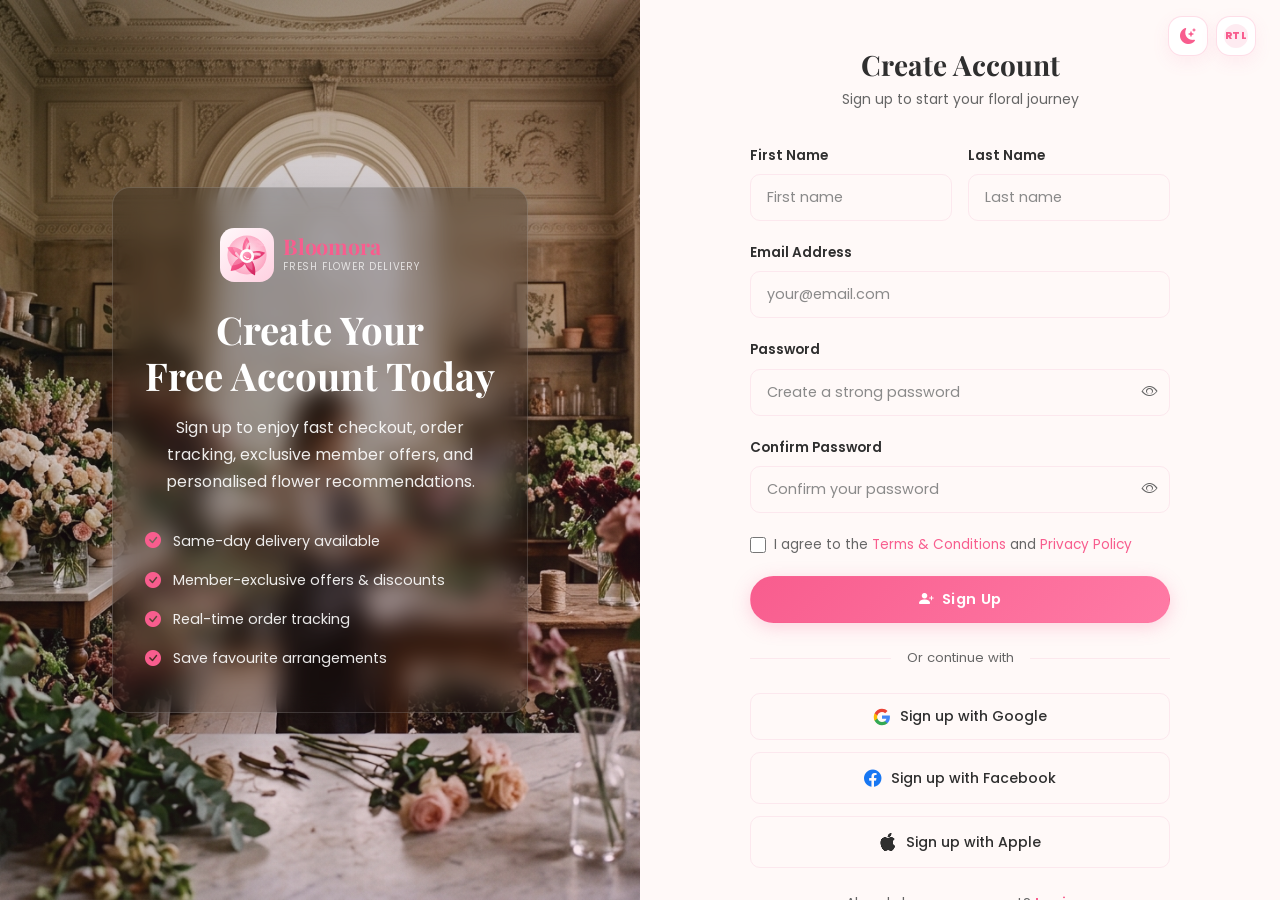
<file: signup.html>
<!DOCTYPE html>
<html lang="en" dir="ltr" data-theme="light">

<head>
  <meta charset="UTF-8" />
  <meta name="viewport" content="width=device-width, initial-scale=1.0" />
  <title>Signup</title>
  <meta name="description"
    content="Create your Bloomora account and enjoy same-day flower delivery, exclusive member offers, and a seamless ordering experience." />
  <link rel="preconnect" href="https://fonts.googleapis.com" />
  <link rel="preconnect" href="https://fonts.gstatic.com" crossorigin />
  <link
    href="https://fonts.googleapis.com/css2?family=Playfair+Display:ital,wght@0,400;0,600;0,700;1,400&family=Poppins:wght@300;400;500;600;700&display=swap"
    rel="stylesheet" />

  <link rel="stylesheet" href="https://cdn.jsdelivr.net/npm/bootstrap-icons@1.11.3/font/bootstrap-icons.min.css" />
  <link rel="icon" type="image/png" href="assets/images/favicon.png" />
  <link rel="apple-touch-icon" href="assets/images/favicon.png" />
  <link rel="stylesheet" href="assets/css/style.css" />
  <style>
    body {
      padding-top: 0 !important;
    }

    .auth-page {
      min-height: 100vh;
    }
  </style>
</head>

<body>

  <div class="auth-controls">
    <button class="nav-icon-btn toggle-theme-btn" aria-label="Toggle dark mode">
      <i class="bi bi-moon-stars-fill theme-icon-moon"></i>
      <i class="bi bi-sun-fill theme-icon-sun" style="display:none;"></i>
    </button>
    <button class="nav-icon-btn toggle-dir-btn" aria-label="Toggle direction">
      <span class="dir-label" style="font-size:0.7rem;font-weight:700;">RTL</span>
    </button>
  </div>

  <div class="auth-page">
    <!-- Visual Side -->
    <div class="auth-visual bg-banner-about">
      <div class="auth-visual-content">
        <a href="index.html" class="navbar-brand auth-visual-brand" style="text-decoration:none;cursor:pointer;">
          <div class="brand-icon"><img src="assets/images/logo.svg" alt="Bloomora logo" class="brand-logo" /></div>
          <div class="brand-text">
            <span class="brand-name">Bloomora</span>
            <span class="brand-tagline">Fresh Flower Delivery</span>
          </div>
        </a>
        <h2>Create Your<br>Free Account Today</h2>
        <p>Sign up to enjoy fast checkout, order tracking, exclusive member offers, and personalised flower
          recommendations.</p>
        <div style="display:flex;flex-direction:column;gap:0.75rem;margin-top:2rem;">
          <div style="display:flex;align-items:center;gap:0.75rem;"><i class="bi bi-check-circle-fill"
              style="color:#8FB996;font-size:1rem;flex-shrink:0;"></i><span
              style="font-size:0.9rem;opacity:0.9;">Same-day delivery available</span></div>
          <div style="display:flex;align-items:center;gap:0.75rem;"><i class="bi bi-check-circle-fill"
              style="color:#8FB996;font-size:1rem;flex-shrink:0;"></i><span
              style="font-size:0.9rem;opacity:0.9;">Member-exclusive offers &amp; discounts</span></div>
          <div style="display:flex;align-items:center;gap:0.75rem;"><i class="bi bi-check-circle-fill"
              style="color:#8FB996;font-size:1rem;flex-shrink:0;"></i><span
              style="font-size:0.9rem;opacity:0.9;">Real-time order tracking</span></div>
          <div style="display:flex;align-items:center;gap:0.75rem;"><i class="bi bi-check-circle-fill"
              style="color:#8FB996;font-size:1rem;flex-shrink:0;"></i><span style="font-size:0.9rem;opacity:0.9;">Save
              favourite arrangements</span></div>
        </div>
      </div>
    </div>

    <div class="auth-form-side">
      <div class="auth-form-container">
        <h1 class="auth-heading">Create Account</h1>
        <p class="auth-subtext">Sign up to start your floral journey</p>

        <form data-form="signup" id="signupForm">
          <div class="form-row">
            <div class="form-group">
              <label class="form-label" for="signup-fname">First Name</label>
              <input type="text" id="signup-fname" name="first_name" class="form-control" placeholder="First name"
                required />
            </div>
            <div class="form-group">
              <label class="form-label" for="signup-lname">Last Name</label>
              <input type="text" id="signup-lname" name="last_name" class="form-control" placeholder="Last name"
                required />
            </div>
          </div>
          <div class="form-group">
            <label class="form-label" for="signup-email">Email Address</label>
            <input type="email" id="signup-email" name="email" class="form-control" placeholder="your@email.com"
              required />
          </div>
          <div class="form-group">
            <label class="form-label" for="signup-password">Password</label>
            <div class="password-field">
              <input type="password" id="signup-password" name="password" class="form-control"
                placeholder="Create a strong password" required style="padding-right:2.5rem;" />
              <span class="password-toggle"><i class="bi bi-eye"></i></span>
            </div>
          </div>
          <div class="form-group">
            <label class="form-label" for="signup-confirm">Confirm Password</label>
            <div class="password-field">
              <input type="password" id="signup-confirm" name="confirm_password" class="form-control"
                placeholder="Confirm your password" required style="padding-right:2.5rem;" />
              <span class="password-toggle"><i class="bi bi-eye"></i></span>
            </div>
          </div>
          <div class="form-check" style="margin-bottom:1.25rem;">
            <input type="checkbox" id="signup-terms" name="terms" required />
            <label for="signup-terms">I agree to the <a href="#" style="color:var(--primary);">Terms &amp; Conditions</a>
              and <a href="#" style="color:var(--primary);">Privacy Policy</a></label>
          </div>
          <button type="submit" class="btn btn-primary w-100" style="justify-content:center;">
            <i class="bi bi-person-plus-fill"></i> Sign Up
          </button>
        </form>

        <div class="auth-divider">Or continue with</div>

        <div class="social-auth-btns">
          <button class="btn-social btn-google" type="button" aria-label="Sign up with Google">
            <svg width="18" height="18" viewBox="0 0 24 24" fill="none" xmlns="http://www.w3.org/2000/svg">
              <path
                d="M22.56 12.25c0-.78-.07-1.53-.2-2.25H12v4.26h5.92c-.26 1.37-1.04 2.53-2.21 3.31v2.77h3.57c2.08-1.92 3.28-4.74 3.28-8.09z"
                fill="#4285F4" />
              <path
                d="M12 23c2.97 0 5.46-.98 7.28-2.66l-3.57-2.77c-.98.66-2.23 1.06-3.71 1.06-2.86 0-5.29-1.93-6.16-4.53H2.18v2.84C3.99 20.53 7.7 23 12 23z"
                fill="#34A853" />
              <path
                d="M5.84 14.09c-.22-.66-.35-1.36-.35-2.09s.13-1.43.35-2.09V7.07H2.18C1.43 8.55 1 10.22 1 12s.43 3.45 1.18 4.93l2.85-2.22.81-.62z"
                fill="#FBBC05" />
              <path
                d="M12 5.38c1.62 0 3.06.56 4.21 1.64l3.15-3.15C17.45 2.09 14.97 1 12 1 7.7 1 3.99 3.47 2.18 7.07l3.66 2.84c.87-2.6 3.3-4.53 6.16-4.53z"
                fill="#EA4335" />
            </svg>
            Sign up with Google
          </button>
          <button class="btn-social btn-facebook" type="button" aria-label="Sign up with Facebook">
            <i class="bi bi-facebook" style="font-size:1.1rem;color:#1877f2;"></i>
            Sign up with Facebook
          </button>
          <button class="btn-social btn-apple" type="button" aria-label="Sign up with Apple">
            <i class="bi bi-apple" style="font-size:1.1rem;"></i>
            Sign up with Apple
          </button>
        </div>

        <div class="auth-footer">
          Already have an account? <a href="login.html">Login</a>
        </div>
      </div>
    </div>
  </div>

  <script src="assets/js/main.js"></script>
</body>

</html>
</file>
<file: assets/css/style.css>
/* =========================================================
   BLOOMORA - GLOBAL STYLES
   Fresh Flower Delivery | Premium Florist Design
   ========================================================= */

/* --- Google Fonts --- */
@import url('https://fonts.googleapis.com/css2?family=Playfair+Display:ital,wght@0,400;0,600;0,700;1,400&family=Poppins:wght@300;400;500;600;700&display=swap');

/* --- CSS Variables - Light Theme --- */
:root {
  --primary: #F85D8E;
  --primary-light: #FF7AA5;
  --primary-dark: #E63973;
  --secondary: #FCE8EE;
  --accent: #8FB996;
  --accent-dark: #6FAF7A;
  --lavender: #EEE7F8;
  --peach: #FFF2E8;
  --cream: #FFF9F8;
  --white: #FFFFFF;
  --black: #2F2F2F;

  --bg: #FFF9F8;
  --bg-alt: #FDF2F5;
  --bg-card: #FFFFFF;
  --bg-nav: rgba(255, 249, 248, 0.97);
  --bg-footer: #24332A;

  --text: #2F2F2F;
  --text-muted: #666666;
  --text-light: #8A8A8A;
  --text-on-dark: #FFFFFF;

  --border: #FCE8EE;
  --border-strong: #FFF2E8;
  --shadow: 0 4px 30px rgba(248, 93, 142, 0.06);
  --shadow-card: 0 6px 24px rgba(47, 47, 47, 0.04);
  --shadow-hover: 0 12px 40px rgba(248, 93, 142, 0.12);
  --banner-overlay-start: rgba(31, 20, 24, 0.38);
  --banner-overlay-mid: rgba(248, 93, 142, 0.14);
  --banner-overlay-end: rgba(31, 20, 24, 0.32);
  --hero-overlay-start: rgba(31, 20, 24, 0.68);
  --hero-overlay-mid: rgba(31, 20, 24, 0.48);
  --hero-overlay-end: rgba(31, 20, 24, 0.38);
  --cta-overlay-start: rgba(148, 30, 64, 0.75);
  --cta-overlay-end: rgba(24, 34, 28, 0.75);
  --banner-content-bg: rgba(30, 20, 24, 0.30);
  --banner-content-border: rgba(255, 255, 255, 0.24);

  --radius: 18px;
  --radius-sm: 10px;
  --radius-lg: 28px;
  --radius-full: 9999px;

  --font-heading: 'Playfair Display', Georgia, serif;
  --font-body: 'Poppins', system-ui, sans-serif;

  --nav-h: 76px;
  --section-py: 90px;
  --transition: 0.35s cubic-bezier(0.4, 0, 0.2, 1);
}

/* --- Dark Theme --- */
[data-theme="dark"] {
  --primary: #F85D8E;
  --primary-light: #FF7AA5;
  --primary-dark: #E63973;
  --secondary: #222826;
  --accent: #8FB996;

  --bg: #161A18;
  --bg-alt: #1B201E;
  --bg-card: #222826;
  --bg-nav: rgba(27, 32, 30, 0.97);
  --bg-footer: #0D100F;

  --text: #F5F5F5;
  --text-muted: #CFCFCF;

  --text-light: #8A8A8A;

  --border: #2D3532;
  --border-strong: #38423E;
  --shadow: 0 4px 30px rgba(0, 0, 0, 0.4);
  --shadow-card: 0 6px 24px rgba(0, 0, 0, 0.4);
  --shadow-hover: 0 12px 40px rgba(248, 93, 142, 0.15);
  --banner-overlay-start: rgba(7, 10, 9, 0.48);
  --banner-overlay-mid: rgba(248, 93, 142, 0.16);
  --banner-overlay-end: rgba(7, 10, 9, 0.42);
  --hero-overlay-start: rgba(7, 10, 9, 0.76);
  --hero-overlay-mid: rgba(7, 10, 9, 0.58);
  --hero-overlay-end: rgba(7, 10, 9, 0.46);
  --cta-overlay-start: rgba(148, 30, 64, 0.80);
  --cta-overlay-end: rgba(13, 16, 15, 0.80);
  --banner-content-bg: rgba(0, 0, 0, 0.34);
  --banner-content-border: rgba(255, 255, 255, 0.18);
}

/* --- RTL Support --- */
[dir="rtl"] {
  text-align: right;
}

[dir="rtl"] .nav-links {
  flex-direction: row-reverse;
}

[dir="rtl"] .navbar-brand {
  margin-right: 0;
  margin-left: auto;
}

[dir="rtl"] .hero-content {
  text-align: right;
}

[dir="rtl"] .footer-col {
  text-align: right;
}

[dir="rtl"] .card-body {
  text-align: right;
}

[dir="rtl"] .feature-item {
  flex-direction: row-reverse;
}

[dir="rtl"] .input-group .btn {
  border-radius: var(--radius-sm) 0 0 var(--radius-sm);
}

[dir="rtl"] .input-group input {
  border-radius: 0 var(--radius-sm) 0 0 var(--radius-sm);
}

[dir="rtl"] .mobile-menu {
  right: 0;
  left: 0;
}

/* --- Reset & Base --- */
*,
*::before,
*::after {
  box-sizing: border-box;
  margin: 0;
  padding: 0;
}

html {
  scroll-behavior: smooth;
  overflow-x: hidden;
}

body {
  font-family: var(--font-body);
  background: var(--bg);
  color: var(--text);
  transition: background var(--transition), color var(--transition);
  overflow-x: hidden;
  line-height: 1.7;
}

img {
  max-width: 100%;
  height: auto;
  display: block;
}

a {
  text-decoration: none;
  color: inherit;
}

.bi-check-circle-fill,
.bi-star-fill,
.bi-star-half {
  color: var(--primary) !important;
}

button {
  cursor: pointer;
  border: none;
  background: none;
  font-family: inherit;
}

ul {
  list-style: none;
}

input,
textarea,
select {
  font-family: inherit;
}

/* --- Typography --- */
h1,
h2,
h3,
h4,
h5,
h6 {
  font-family: var(--font-heading);
  line-height: 1.2;
}

.section-eyebrow {
  display: inline-block;
  font-size: 0.78rem;
  font-weight: 600;
  letter-spacing: 0.15em;
  text-transform: uppercase;
  color: var(--primary);
  margin-bottom: 0.6rem;
}

.section-title {
  font-size: clamp(1.8rem, 3.5vw, 2.8rem);
  font-weight: 700;
  color: var(--text);
  margin-bottom: 1rem;
}

.section-subtitle {
  font-size: 1rem;
  color: var(--text-muted);
  max-width: 560px;
  margin-bottom: 2.5rem;
}

.text-center {
  text-align: center;
}

.text-center .section-subtitle {
  margin-left: auto;
  margin-right: auto;
}

/* --- Layout Utilities --- */
.container {
  width: 100%;
  max-width: 1200px;
  margin: 0 auto;
  padding: 0 24px;
}

.section {
  padding: var(--section-py) 0;
}

.section-alt {
  background: var(--bg-alt);
}

/* --- Buttons --- */
.btn {
  display: inline-flex;
  align-items: center;
  gap: 0.5rem;
  padding: 0.75rem 1.8rem;
  border-radius: var(--radius-full);
  font-size: 0.92rem;
  font-weight: 600;
  letter-spacing: 0.02em;
  transition: all var(--transition);
  white-space: nowrap;
  cursor: pointer;
  text-decoration: none;
  border: 1px solid transparent;
}

.btn-primary {
  background: linear-gradient(135deg, var(--primary) 0%, var(--primary-light) 100%);
  color: var(--white);
  box-shadow: 0 4px 18px rgba(248, 93, 142, 0.25);
}

.btn-primary:hover {
  background: linear-gradient(135deg, var(--primary-dark) 0%, var(--primary) 100%);
  box-shadow: var(--shadow-hover);
  transform: translateY(-2px);
}

.btn-outline {
  border: 2px solid var(--primary);
  color: var(--primary);
  background: transparent;
}

.btn-outline:hover {
  background: var(--primary);
  color: var(--white);
  transform: translateY(-2px);
}

.btn-outline-white {
  border: 2px solid rgba(255, 255, 255, 0.6);
  color: var(--white);
  background: transparent;
}

.btn-outline-white:hover {
  background: var(--white);
  color: var(--primary);
  border-color: var(--white);
  transform: translateY(-2px);
  box-shadow: 0 4px 18px rgba(0, 0, 0, 0.15);
}

.btn-white {
  background: var(--white);
  color: var(--primary);
  box-shadow: 0 4px 18px rgba(0, 0, 0, 0.12);
}

.btn-white:hover {
  background: var(--cream);
  transform: translateY(-2px);
}

.btn-ghost {
  color: var(--text-muted);
  padding: 0.5rem 1rem;
  border-radius: var(--radius-sm);
}

.btn-ghost:hover {
  background: var(--bg-alt);
  color: var(--primary);
}

.btn-sm {
  padding: 0.55rem 1.2rem;
  font-size: 0.82rem;
}

.btn-lg {
  padding: 1rem 2.4rem;
  font-size: 1rem;
}

/* --- Navbar --- */
.navbar {
  position: fixed;
  top: 0;
  left: 0;
  right: 0;
  z-index: 1000;
  height: var(--nav-h);
  background: var(--bg-nav);
  backdrop-filter: blur(12px);
  -webkit-backdrop-filter: blur(12px);
  border-bottom: 1px solid var(--border);
  box-shadow: 0 2px 20px rgba(0, 0, 0, 0.06);
  transition: background var(--transition), box-shadow var(--transition);
}

.navbar.scrolled {
  box-shadow: 0 4px 30px rgba(0, 0, 0, 0.12);
}

.nav-inner {
  max-width: 1280px;
  margin: 0 auto;
  padding: 0 24px;
  height: 100%;
  display: flex;
  align-items: center;
  gap: 1.5rem;
}

.navbar-brand {
  display: flex;
  align-items: center;
  gap: 0.55rem;
  flex-shrink: 0;
  text-decoration: none;
}

.brand-icon {
  width: 54px;
  height: 54px;
  display: flex;
  align-items: center;
  justify-content: center;
  flex-shrink: 0;
}

.brand-logo {
  width: 100%;
  height: 100%;
  display: block;
  object-fit: contain;
}

.brand-text {
  display: flex;
  flex-direction: column;
  gap: 0.16rem;
  line-height: 1;
}

.brand-name {
  font-family: var(--font-heading);
  font-size: 1.35rem;
  font-weight: 700;
  color: var(--primary);
  letter-spacing: -0.01em;
}

.brand-tagline {
  font-size: 0.62rem;
  color: var(--text-muted);
  letter-spacing: 0.08em;
  text-transform: uppercase;
  padding-top: 2px;
  padding-bottom: 2px;
}

/* Responsive line breaks for contact details */
.br-mobile {
  display: none;
}

.br-not-mobile {
  display: block;
}

.bullet-mobile {
  display: none;
}

.nav-links {
  display: flex;
  align-items: center;
  gap: 0.2rem;
  margin-left: auto;
}

.nav-link {
  font-size: 0.88rem;
  font-weight: 500;
  color: var(--text);
  padding: 0.45rem 0.9rem;
  border-radius: var(--radius-sm);
  transition: all var(--transition);
  position: relative;
  white-space: nowrap;
}

.nav-link:hover,
.nav-link.active {
  color: var(--primary);
}

.nav-link::after {
  content: '';
  position: absolute;
  bottom: 2px;
  left: 50%;
  right: 50%;
  height: 2px;
  background: var(--primary);
  border-radius: 2px;
  transition: all var(--transition);
}

.nav-link:hover::after,
.nav-link.active::after {
  left: 10%;
  right: 10%;
}

/* Dropdown */
.nav-dropdown {
  position: relative;
}

.nav-dropdown-toggle {
  display: flex;
  align-items: center;
  gap: 0.3rem;
}

.dropdown-menu {
  position: absolute;
  top: calc(100% + 10px);
  left: 0;
  background: var(--bg-card);
  border: 1px solid var(--border);
  border-radius: var(--radius);
  box-shadow: var(--shadow-card);
  min-width: 430px;
  padding: 0.85rem;
  opacity: 0;
  visibility: hidden;
  transform: translateY(-8px);
  transition: all var(--transition);
  z-index: 100;
  display: grid;
  grid-template-columns: repeat(2, minmax(0, 1fr));
  gap: 0.4rem;
}

[dir="rtl"] .dropdown-menu {
  left: auto;
  right: 0;
}

.nav-dropdown:hover .dropdown-menu {
  opacity: 1;
  visibility: visible;
  transform: translateY(0);
}

.dropdown-item {
  display: flex;
  align-items: center;
  gap: 0.65rem;
  min-height: 58px;
  padding: 0.65rem 0.7rem;
  font-size: 0.86rem;
  color: var(--text);
  border-radius: var(--radius-sm);
  transition: all var(--transition);
}

.dropdown-item i {
  width: 34px;
  height: 34px;
  border-radius: 50%;
  background: rgba(248, 93, 142, 0.1);
  color: var(--primary);
  display: flex;
  align-items: center;
  justify-content: center;
  flex-shrink: 0;
}

.dropdown-item>span {
  display: block;
  min-width: 0;
}

.dropdown-item strong {
  display: block;
  font-size: 0.84rem;
  line-height: 1.15;
  color: var(--text);
}

.dropdown-item>span>span {
  display: block;
  margin-top: 0.12rem;
  font-size: 0.7rem;
  line-height: 1.25;
  color: var(--text-muted);
}

.dropdown-item:hover {
  background: var(--bg-alt);
  color: var(--primary);
}

.dropdown-item:hover strong {
  color: var(--primary);
}

/* Nav Controls */
.nav-controls {
  display: flex;
  align-items: center;
  gap: 0.4rem;
  margin-left: 0.5rem;
}

.nav-icon-btn {
  width: 40px;
  height: 40px;
  border-radius: 14px;
  background: var(--bg-card);
  border: 1px solid rgba(248, 93, 142, 0.2);
  display: inline-flex;
  align-items: center;
  justify-content: center;
  color: var(--primary);
  font-size: 1rem;
  line-height: 1;
  box-shadow: 0 6px 18px rgba(248, 93, 142, 0.09);
  transition: all var(--transition);
  cursor: pointer;
}

.nav-icon-btn:hover {
  background: var(--primary);
  color: white;
  border-color: var(--primary);
  box-shadow: 0 10px 26px rgba(248, 93, 142, 0.22);
  transform: translateY(-2px);
}

.toggle-dir-btn .dir-label {
  display: inline-flex;
  align-items: center;
  justify-content: center;
  min-width: 24px;
  min-height: 24px;
  border-radius: 999px;
  background: rgba(248, 93, 142, 0.12);
  color: inherit;
  font-size: 0.62rem !important;
  font-weight: 800 !important;
  letter-spacing: 0.03em;
  line-height: 1;
}

.toggle-dir-btn:hover .dir-label {
  background: rgba(255, 255, 255, 0.18);
  color: white;
}

[data-theme="dark"] .nav-icon-btn {
  background: var(--bg-card);
  border-color: var(--border-strong);
  box-shadow: 0 8px 22px rgba(0, 0, 0, 0.28);
}

.btn-login-nav {
  background: linear-gradient(135deg, var(--primary) 0%, var(--primary-light) 100%);
  color: white !important;
  padding: 0.5rem 1.3rem;
  border-radius: var(--radius-full);
  font-size: 0.86rem;
  font-weight: 600;
  box-shadow: 0 4px 14px rgba(248, 93, 142, 0.15);
  transition: all var(--transition);
  white-space: nowrap;
}

.btn-login-nav:hover {
  transform: translateY(-2px);
  box-shadow: 0 8px 24px rgba(248, 93, 142, 0.25);
}

.btn-login-nav::after {
  display: none !important;
}

.hamburger {
  display: none;
  flex-direction: column;
  gap: 5px;
  cursor: pointer;
  padding: 6px;
  border-radius: var(--radius-sm);
  transition: all var(--transition);
  margin-left: auto;
}

.hamburger span {
  display: block;
  width: 24px;
  height: 2px;
  background: var(--text);
  border-radius: 2px;
  transition: all var(--transition);
}

.hamburger.open span:nth-child(1) {
  transform: rotate(45deg) translate(5px, 5px);
}

.hamburger.open span:nth-child(2) {
  opacity: 0;
  transform: scaleX(0);
}

.hamburger.open span:nth-child(3) {
  transform: rotate(-45deg) translate(5px, -5px);
}

/* Mobile Menu */
.mobile-menu {
  position: fixed;
  top: var(--nav-h);
  left: 0;
  right: 0;
  background: var(--bg-nav);
  backdrop-filter: blur(16px);
  -webkit-backdrop-filter: blur(16px);
  border-bottom: 1px solid var(--border);
  padding: 1rem 24px 1.5rem;
  transform: translateY(-110%);
  opacity: 0;
  transition: all 0.4s cubic-bezier(0.4, 0, 0.2, 1);
  z-index: 999;
  box-shadow: 0 8px 30px rgba(0, 0, 0, 0.12);
}

.mobile-menu.open {
  transform: translateY(0);
  opacity: 1;
}

.mobile-nav-links {
  display: flex;
  flex-direction: column;
  align-items: center;
  gap: 0;
}

.mobile-nav-link {
  display: block;
  width: min(100%, 360px);
  padding: 0.85rem 1rem;
  font-size: 0.95rem;
  font-weight: 500;
  color: var(--text);
  text-align: center;
  border-radius: var(--radius-sm);
  border-bottom: 1px solid var(--border);
  transition: all var(--transition);
  animation: slideDown 0.3s ease forwards;
  opacity: 0;
}

[dir="rtl"] .mobile-nav-link {
  text-align: center;
}

.mobile-nav-link:nth-child(1) {
  animation-delay: 0.05s;
}

.mobile-nav-link:nth-child(2) {
  animation-delay: 0.10s;
}

.mobile-nav-link:nth-child(3) {
  animation-delay: 0.15s;
}

.mobile-nav-link:nth-child(4) {
  animation-delay: 0.20s;
}

.mobile-nav-link:nth-child(5) {
  animation-delay: 0.25s;
}

.mobile-nav-link:nth-child(6) {
  animation-delay: 0.30s;
}

.mobile-nav-link:nth-child(7) {
  animation-delay: 0.35s;
}

.mobile-nav-link:nth-child(8) {
  animation-delay: 0.40s;
}

.mobile-nav-link:hover,
.mobile-nav-link.active {
  background: var(--bg-alt);
  color: var(--primary);
}

@keyframes slideDown {
  from {
    opacity: 0;
    transform: translateY(-10px);
  }

  to {
    opacity: 1;
    transform: translateY(0);
  }
}

.mobile-controls {
  display: flex;
  align-items: center;
  justify-content: center;
  gap: 0.75rem;
  padding: 1rem 0 0.5rem;
  flex-wrap: wrap;
}

.mobile-controls .nav-icon-btn {
  width: 40px;
  height: 40px;
  font-size: 1rem;
}

.mobile-login-btn {
  margin-top: 0.75rem;
  display: flex;
  justify-content: center;
}

.mobile-login-btn .btn-login-nav {
  width: min(100%, 280px);
  justify-content: center;
  padding: 0.7rem 1.5rem;
}

/* Tablet / iPad Pro navbar */
@media (max-width: 1120px) {
  .nav-inner {
    justify-content: space-between;
    gap: 1rem;
  }

  .nav-links,
  .nav-controls {
    display: none;
  }

  .hamburger {
    display: flex;
    margin-left: auto;
    margin-right: 0;
  }

  .navbar-brand,
  [dir="rtl"] .navbar-brand {
    margin-left: 0;
    margin-right: 0;
  }

  [dir="rtl"] .hamburger {
    margin-left: 0;
    margin-right: auto;
  }
}

/* Page offset for navbar */
body {
  padding-top: var(--nav-h);
}

/* --- Page Banner (Reusable) --- */
.page-banner {
  position: relative;
  min-height: 380px;
  display: flex;
  align-items: center;
  background-size: cover;
  background-position: center;
  background-repeat: no-repeat;
  overflow: hidden;
}

.page-banner::before {
  content: '';
  position: absolute;
  inset: 0;
  background: linear-gradient(135deg,
      var(--banner-overlay-start) 0%,
      var(--banner-overlay-mid) 58%,
      var(--banner-overlay-end) 100%);
}

.banner-content {
  position: relative;
  z-index: 2;
  color: #FFFFFF;
  max-width: 680px;
  text-align: center;
  margin: 0 auto;
  padding: 2rem;
  border: 1px solid var(--banner-content-border);
  border-radius: var(--radius);
  background: var(--banner-content-bg);
  backdrop-filter: blur(4px);
  -webkit-backdrop-filter: blur(4px);
  box-shadow: 0 18px 50px rgba(0, 0, 0, 0.16);
}

.banner-eyebrow {
  display: inline-flex;
  align-items: center;
  gap: 0.5rem;
  font-size: 0.78rem;
  font-weight: 600;
  letter-spacing: 0.18em;
  text-transform: uppercase;
  color: #FCE8EE;
  margin-bottom: 0.8rem;
  background: rgba(255, 255, 255, 0.1);
  padding: 0.35rem 0.9rem;
  border-radius: var(--radius-full);
  border: 1px solid rgba(255, 255, 255, 0.2);
  text-shadow: 0 2px 10px rgba(0, 0, 0, 0.45);
}

.banner-title {
  font-size: clamp(2rem, 5vw, 3.4rem);
  font-weight: 700;
  line-height: 1.15;
  margin-bottom: 1rem;
  color: #FFFFFF;
  text-shadow: 0 3px 18px rgba(0, 0, 0, 0.58);
}

.banner-title span {
  color: #FCE8EE;
  font-style: italic;
}

.banner-desc {
  font-size: 1.05rem;
  color: rgba(255, 255, 255, 0.94);
  opacity: 1;
  line-height: 1.7;
  margin-bottom: 1.8rem;
  max-width: 500px;
  margin-left: auto;
  margin-right: auto;
  text-shadow: 0 2px 12px rgba(0, 0, 0, 0.5);
}

.banner-breadcrumb {
  display: flex;
  align-items: center;
  justify-content: center;
  gap: 0.5rem;
  font-size: 0.82rem;
  color: rgba(255, 255, 255, 0.9);
  opacity: 1;
  margin-top: 1rem;
  text-shadow: 0 2px 10px rgba(0, 0, 0, 0.45);
}

.banner-breadcrumb a {
  opacity: 0.75;
}

.banner-breadcrumb a:hover {
  opacity: 1;
  color: #FCE8EE;
}

.banner-breadcrumb .sep {
  opacity: 0.5;
}

.banner-deco {
  position: absolute;
  right: -50px;
  bottom: -30px;
  width: 400px;
  height: 400px;
  background: radial-gradient(circle, rgba(252, 232, 238, 0.3) 0%, transparent 70%);
  border-radius: 50%;
  pointer-events: none;
}

/* --- Hero Section --- */
.hero {
  position: relative;
  min-height: 550px;
  height: calc(80vh - var(--nav-h));
  max-height: 680px;
  display: flex;
  align-items: center;
  background-size: cover;
  background-position: center;
  overflow: hidden;
}

.hero::before {
  content: '';
  position: absolute;
  inset: 0;
  background: linear-gradient(110deg,
      var(--hero-overlay-start) 0%,
      var(--hero-overlay-mid) 55%,
      var(--hero-overlay-end) 100%);
  z-index: 1;
}

.hero-content {
  position: relative;
  z-index: 2;
  color: #FFFFFF;
  max-width: 620px;
}

.hero-eyebrow {
  display: inline-flex;
  align-items: center;
  gap: 0.6rem;
  background: rgba(255, 255, 255, 0.12);
  border: 1px solid rgba(255, 255, 255, 0.25);
  padding: 0.4rem 1rem;
  border-radius: var(--radius-full);
  font-size: 0.8rem;
  font-weight: 600;
  letter-spacing: 0.1em;
  text-transform: uppercase;
  color: #FCE8EE;
  margin-bottom: 1.2rem;
  backdrop-filter: blur(8px);
}

.hero-title {
  font-size: clamp(2.4rem, 5.5vw, 4rem);
  font-weight: 700;
  line-height: 1.1;
  margin-bottom: 1.2rem;
  color: #FFFFFF;
  text-shadow: 0 3px 22px rgba(0, 0, 0, 0.62);
}

.hero-title .highlight {
  color: #FCE8EE;
  font-style: italic;
}

.hero-desc {
  font-size: 1.05rem;
  color: rgba(255, 255, 255, 0.94);
  opacity: 1;
  line-height: 1.75;
  margin-bottom: 2rem;
  max-width: 520px;
  text-shadow: 0 2px 14px rgba(0, 0, 0, 0.52);
}

.hero-actions {
  display: flex;
  gap: 1rem;
  flex-wrap: wrap;
}

.hero-bg-gradient {
  background: linear-gradient(135deg, #1e0a14 0%, #3a1525 50%, #1e0a14 100%);
}

@media (min-width: 901px) and (max-width: 1120px) {
  .hero.bg-banner-home1 {
    min-height: 550px;
  }
}

@media (min-width: 700px) and (max-width: 900px) {
  .hero.bg-banner-home1 {
    min-height: 460px;
  }
}

/* --- Feature Bar --- */
.feature-bar {
  background: var(--bg-card);
  border-bottom: 1px solid var(--border);
  padding: 1.2rem 0;
  box-shadow: 0 4px 20px rgba(0, 0, 0, 0.05);
}

.feature-bar-grid {
  display: grid;
  grid-template-columns: repeat(4, 1fr);
  gap: 1rem;
  align-items: center;
}

.feature-item {
  display: flex;
  align-items: center;
  gap: 0.75rem;
  padding: 0.5rem 1rem;
}

.feature-item+.feature-item {
  border-left: 1px solid var(--border);
}

[dir="rtl"] .feature-item+.feature-item {
  border-left: none;
  border-right: 1px solid var(--border);
}

.feature-icon {
  width: 42px;
  height: 42px;
  background: linear-gradient(135deg, var(--primary) 0%, var(--primary-light) 100%);
  border-radius: 50%;
  display: flex;
  align-items: center;
  justify-content: center;
  color: white;
  font-size: 1rem;
  flex-shrink: 0;
}

.feature-text strong {
  display: block;
  font-size: 0.88rem;
  font-weight: 600;
  color: var(--text);
}

.feature-text span {
  font-size: 0.75rem;
  color: var(--text-muted);
}

@media (min-width: 901px) and (max-width: 1120px) {
  .feature-bar-grid {
    grid-template-columns: repeat(2, minmax(0, 1fr));
  }

  .feature-item {
    min-width: 0;
  }

  .feature-text {
    min-width: 0;
  }

  .feature-item:nth-child(2) .feature-text strong {
    white-space: nowrap;
  }
}

/* --- Cards --- */
.card {
  background: var(--bg-card);
  border: 1px solid var(--border);
  border-radius: var(--radius);
  overflow: hidden;
  transition: all var(--transition);
  display: flex;
  flex-direction: column;
  box-shadow: var(--shadow-card);
}

.card:hover {
  transform: translateY(-6px);
  box-shadow: var(--shadow-hover);
}

.card-img {
  width: 100%;
  height: 240px;
  object-fit: cover;
  transition: transform 0.5s ease;
}

.card:hover .card-img {
  transform: scale(1.05);
}

.card-img-wrap {
  overflow: hidden;
  position: relative;
}

.card-badge {
  position: absolute;
  top: 12px;
  left: 12px;
  background: var(--primary);
  color: white;
  font-size: 0.72rem;
  font-weight: 600;
  padding: 0.25rem 0.75rem;
  border-radius: var(--radius-full);
  letter-spacing: 0.05em;
}

[dir="rtl"] .card-badge {
  left: auto;
  right: 12px;
}

.card-body {
  padding: 1.5rem;
  flex: 1;
  display: flex;
  flex-direction: column;
}

.card-label {
  font-size: 0.75rem;
  font-weight: 600;
  color: var(--primary);
  letter-spacing: 0.08em;
  text-transform: uppercase;
  margin-bottom: 0.4rem;
}

.card-title {
  font-family: var(--font-heading);
  font-size: 1.2rem;
  font-weight: 700;
  color: var(--text);
  margin-bottom: 0.6rem;
  min-height: calc(1.2em * 2);
}

.card-desc {
  font-size: 0.88rem;
  color: var(--text-muted);
  line-height: 1.65;
  flex: 1;
  margin-bottom: 1.2rem;
}

.card-grid-4 .card-desc,
.card-grid-3 .card-desc {
  min-height: calc(1.65em * 3);
  max-height: calc(1.65em * 3);
  overflow: hidden;
  display: -webkit-box;
  -webkit-line-clamp: 3;
  -webkit-box-orient: vertical;
}

.bestseller-grid .card-desc {
  min-height: calc(1.65em * 2);
  max-width: 300px;
  overflow: visible;
  display: block;
  white-space: normal;
}

.card-footer-row {
  display: flex;
  align-items: center;
  justify-content: space-between;
  margin-top: auto;
  gap: 0.75rem;
}

.card-price {
  font-family: var(--font-heading);
  font-size: 1.25rem;
  font-weight: 700;
  color: var(--primary);
}

/* Equal-height card grids */
.card-grid {
  display: grid;
  gap: 1.75rem;
}

.card-grid-3 {
  grid-template-columns: repeat(3, 1fr);
}

.card-grid-4 {
  grid-template-columns: repeat(4, 1fr);
}

.card-grid-2 {
  grid-template-columns: repeat(2, 1fr);
}

/* --- Occasion Cards --- */
.occasion-card {
  border-radius: var(--radius);
  overflow: hidden;
  position: relative;
  aspect-ratio: 1;
  cursor: pointer;
  background: var(--bg-alt);
  display: flex;
  align-items: flex-end;
}

.occasion-card img {
  position: absolute;
  inset: 0;
  width: 100%;
  height: 100%;
  object-fit: cover;
  transition: transform 0.5s ease;
}

.occasion-card:hover img {
  transform: scale(1.08);
}

.occasion-card::before {
  content: '';
  position: absolute;
  inset: 0;
  background: linear-gradient(0deg, rgba(0, 0, 0, 0.65) 0%, rgba(0, 0, 0, 0.0) 60%);
  z-index: 1;
}

.occasion-label {
  position: relative;
  z-index: 2;
  padding: 1rem;
  color: white;
  width: 100%;
}

.occasion-label strong {
  display: block;
  font-family: var(--font-heading);
  font-size: 1rem;
  font-weight: 600;
  margin-bottom: 0.15rem;
}

.occasion-label span {
  font-size: 0.78rem;
  opacity: 0.85;
}

.occasion-grid {
  display: grid;
  grid-template-columns: repeat(6, 1fr);
  gap: 1.25rem;
}

@media (min-width: 1121px) {
  .home-occasion-grid .occasion-label {
    height: 5.6rem !important;
    padding: 0 !important;
  }

  .home-occasion-grid .occasion-label strong,
  .home-occasion-grid .occasion-label span {
    position: absolute;
    left: 1rem;
    right: 1rem;
    display: block !important;
    overflow: hidden;
    margin: 0 !important;
    text-overflow: ellipsis;
    white-space: nowrap;
  }

  .home-occasion-grid .occasion-label strong {
    top: 1rem;
    height: 1.25em !important;
    line-height: 1.25 !important;
  }

  .home-occasion-grid .occasion-label span {
    top: 2.65rem;
    height: 1.45em !important;
    line-height: 1.45 !important;
  }
}

/* --- CTA Section --- */
.cta-section {
  position: relative;
  background-size: cover;
  background-position: center;
  overflow: hidden;
  padding: 100px 0;
  text-align: center;
}

.cta-section::before {
  content: '';
  position: absolute;
  inset: 0;
  background: linear-gradient(135deg,
      var(--cta-overlay-start) 0%,
      var(--cta-overlay-end) 100%);
}

.cta-content {
  position: relative;
  z-index: 2;
  color: #FFFFFF;
  max-width: 640px;
  margin: 0 auto;
  text-shadow: 0 2px 14px rgba(0, 0, 0, 0.42);
}

.cta-content .section-eyebrow {
  color: #FCE8EE !important;
}

.cta-content .section-title {
  color: white;
}

.cta-content .section-subtitle {
  color: rgba(255, 255, 255, 0.94);
  margin-left: auto;
  margin-right: auto;
}

.cta-actions {
  display: flex;
  gap: 1rem;
  justify-content: center;
  flex-wrap: wrap;
  margin-top: 2rem;
}

/* CSS Gradient fallback backgrounds for banners/CTA */
.bg-banner-home1 {
  background-image: url('../images/banners/banner_home1.png');
  background-color: #3a1525;
}

.bg-banner-home2 {
  background-image: url('../images/banners/banner_home2.png');
  background-color: #2a1a28;
}

.bg-banner-about {
  background-image: url('../images/banners/banner_about.png');
  background-color: #3a2028;
}

.bg-banner-occasions {
  background-image: url('../images/banners/banner_occasions.png');
  background-color: #2a1030;
}

.bg-banner-seasonal {
  background-image: url('../images/banners/banner_seasonal_new.jpg');
  background-color: #1a2a18;
}

.bg-banner-delivery {
  background-image: url('../images/banners/banner_delivery.png');
  background-color: #1a1a2a;
}

.bg-banner-gallery {
  background-image: url('../images/banners/banner_gallery.png');
  background-color: #2a1020;
}

.bg-banner-contact {
  background-image: url('../images/banners/banner_contact.png');
  background-color: #2a1a18;
}

/* Unique CTA backgrounds - one per section/page */
.bg-cta-1 {
  background-image: url('../images/cta/cta_home.png');
  background-color: #3a1525;
}

.bg-cta-2 {
  background-image: url('../images/cta/cta_seasonal.png');
  background-color: #1a2a18;
}

.bg-cta-3 {
  background-image: url('../images/cta/cta_about.png');
  background-color: #2a1028;
}

.bg-cta-4 {
  background-image: url('../images/cta/cta_occasions.png');
  background-color: #1a1a2a;
}

.bg-cta-5 {
  background-image: url('../images/cta/cta_contact.png');
  background-color: #2a1a18;
}

.bg-cta-6 {
  background-image: url('../images/cta/cta_gallery.png');
  background-color: #1a2028;
}

.bg-cta-7 {
  background-image: url('../images/cta/cta_delivery.png');
  background-color: #1a1a2a;
}

/* Gradient fallbacks without images */
.bg-gradient-floral {
  background: linear-gradient(135deg, #2d0a18 0%, #6b1a2f 50%, #2d0a18 100%);
}

.bg-gradient-green {
  background: linear-gradient(135deg, #0d2010 0%, #1a4020 50%, #0d2010 100%);
}

.bg-gradient-lavender {
  background: linear-gradient(135deg, #1a1230 0%, #3a2a5a 50%, #1a1230 100%);
}

.bg-gradient-peach {
  background: linear-gradient(135deg, #2a1408 0%, #5a2f10 50%, #2a1408 100%);
}

/* --- Testimonials --- */
.testimonial-card {
  background: var(--bg-card);
  border: 1px solid var(--border);
  border-radius: var(--radius);
  padding: 2rem;
  box-shadow: var(--shadow-card);
  display: flex;
  flex-direction: column;
  transition: all var(--transition);
}

.testimonial-card:hover {
  transform: translateY(-4px);
  box-shadow: var(--shadow-hover);
}

.stars {
  color: #f59e0b;
  font-size: 0.9rem;
  margin-bottom: 0.75rem;
  display: flex;
  gap: 2px;
}

.testimonial-text {
  font-size: 0.95rem;
  color: var(--text-muted);
  line-height: 1.75;
  min-height: calc(1.75em * 4);
  margin-bottom: 1.5rem;
  font-style: italic;
}

.testimonial-author {
  display: flex;
  align-items: center;
  gap: 0.75rem;
  margin-top: auto;
}

.author-avatar {
  width: 46px;
  height: 46px;
  border-radius: 50%;
  object-fit: cover;
  background: linear-gradient(135deg, var(--primary) 0%, var(--secondary) 100%);
  display: flex;
  align-items: center;
  justify-content: center;
  color: white;
  font-weight: 700;
  font-size: 1.1rem;
  flex-shrink: 0;
}

.author-info strong {
  display: block;
  font-size: 0.9rem;
  font-weight: 600;
  color: var(--text);
}

.author-info span {
  font-size: 0.78rem;
  color: var(--text-muted);
}

/* --- Form Styles --- */
.form-group {
  margin-bottom: 1.25rem;
}

.form-label {
  display: block;
  font-size: 0.85rem;
  font-weight: 600;
  color: var(--text);
  margin-bottom: 0.45rem;
}

.form-control {
  width: 100%;
  padding: 0.75rem 1rem;
  background: var(--bg);
  border: 1.5px solid var(--border);
  border-radius: var(--radius-sm);
  font-size: 0.9rem;
  color: var(--text);
  transition: all var(--transition);
  outline: none;
}

.form-control:focus {
  border-color: var(--primary);
  box-shadow: 0 0 0 3px rgba(248, 93, 142, 0.1);
}

.form-control::placeholder {
  color: var(--text-light);
}

textarea.form-control {
  min-height: 120px;
  resize: vertical;
}

select.form-control {
  appearance: none;
  cursor: pointer;
}

.form-row {
  display: grid;
  grid-template-columns: 1fr 1fr;
  gap: 1rem;
}

.form-check {
  display: flex;
  align-items: center;
  gap: 0.5rem;
  margin-bottom: 0.75rem;
}

.form-check input {
  width: 16px;
  height: 16px;
  accent-color: var(--primary);
}

.form-check label {
  font-size: 0.85rem;
  color: var(--text-muted);
}

/* Newsletter Input Group */
.input-group {
  display: flex;
  gap: 0;
  border-radius: var(--radius-sm);
  overflow: hidden;
  border: 1.5px solid var(--border);
}

.input-group input {
  flex: 1;
  padding: 0.7rem 1rem;
  border: none;
  background: var(--bg);
  color: var(--text);
  font-size: 0.88rem;
  outline: none;
}

.input-group .btn {
  border-radius: 0;
  flex-shrink: 0;
}

.input-group:focus-within {
  border-color: var(--primary);
}

/* --- Footer --- */
.footer {
  background: linear-gradient(135deg, #24332A 0%, #2E4336 100%);
  color: rgba(255, 255, 255, 0.75);
  padding: 70px 0 0;
}

[data-theme="dark"] .footer {
  background: #0D100F;
}

.footer-grid {
  display: grid;
  grid-template-columns: 1.5fr 1fr 1fr 1.3fr;
  gap: 2.5rem;
  padding-bottom: 3rem;
}

.footer-brand {
  color: white;
}

.footer-brand .brand-name {
  font-size: 1.35rem;
  color: var(--primary-light);
}

.footer-brand .brand-tagline {
  color: rgba(255, 255, 255, 0.5);
}

.footer-desc {
  font-size: 0.875rem;
  color: rgba(255, 255, 255, 0.6);
  line-height: 1.75;
  margin-top: 1rem;
  margin-bottom: 1.5rem;
}

.social-links {
  display: flex;
  gap: 0.6rem;
  flex-wrap: wrap;
}

.social-link {
  width: 36px;
  height: 36px;
  border-radius: 50%;
  background: rgba(255, 255, 255, 0.08);
  border: 1px solid rgba(255, 255, 255, 0.12);
  display: flex;
  align-items: center;
  justify-content: center;
  color: rgba(255, 255, 255, 0.7);
  font-size: 0.9rem;
  transition: all var(--transition);
}

.social-link:hover {
  background: var(--primary);
  border-color: var(--primary);
  color: white;
  transform: translateY(-2px);
}

.footer-col-title {
  font-family: var(--font-heading);
  font-size: 1.05rem;
  font-weight: 600;
  color: white;
  margin-bottom: 1.2rem;
  padding-bottom: 0.6rem;
  border-bottom: 1px solid rgba(255, 255, 255, 0.1);
}

.footer-links {
  display: flex;
  flex-direction: column;
  gap: 0.6rem;
}

.footer-links a {
  font-size: 0.875rem;
  color: rgba(255, 255, 255, 0.6);
  transition: all var(--transition);
  display: flex;
  align-items: center;
  gap: 0.4rem;
}

.footer-links a i {
  width: 1rem;
  color: var(--primary-light);
  font-size: 0.95rem;
  flex-shrink: 0;
}

.footer-links a:hover {
  color: var(--primary-light);
  transform: translateX(4px);
}

[dir="rtl"] .footer-links a:hover {
  transform: translateX(-4px);
}

.footer-contact {
  display: flex;
  flex-direction: column;
  gap: 0.8rem;
}

.footer-contact-item {
  display: flex;
  align-items: flex-start;
  gap: 0.75rem;
  font-size: 0.875rem;
  color: rgba(255, 255, 255, 0.65);
}

.footer-contact-item i {
  color: var(--primary-light);
  font-size: 1rem;
  margin-top: 0.1rem;
  flex-shrink: 0;
}

.footer-newsletter-text {
  font-size: 0.875rem;
  color: rgba(255, 255, 255, 0.6);
  margin-bottom: 1rem;
  line-height: 1.6;
}

.footer-newsletter .input-group input {
  background: rgba(255, 255, 255, 0.06);
  color: white;
}

.footer-newsletter .input-group input::placeholder {
  color: rgba(255, 255, 255, 0.35);
}

.footer-newsletter .input-group {
  border-color: rgba(255, 255, 255, 0.12);
}

.footer-bottom {
  border-top: 1px solid rgba(255, 255, 255, 0.08);
  padding: 1.5rem 0;
  display: flex;
  align-items: center;
  justify-content: space-between;
  gap: 1rem;
  flex-wrap: wrap;
}

.footer-bottom-text {
  font-size: 0.82rem;
  color: rgba(255, 255, 255, 0.45);
}

.footer-bottom-links {
  display: flex;
  gap: 1.5rem;
}

.footer-bottom-links a {
  font-size: 0.82rem;
  color: rgba(255, 255, 255, 0.45);
  transition: color var(--transition);
}

.footer-bottom-links a:hover {
  color: var(--primary-light);
}

/* --- Auth Pages --- */
.auth-page {
  min-height: 100vh;
  display: grid;
  grid-template-columns: 1fr 1fr;
  padding-top: 0 !important;
}

.auth-visual {
  position: relative;
  background-size: cover;
  background-position: center;
  display: flex;
  align-items: center;
  justify-content: center;
  overflow: hidden;
}

.auth-visual::before {
  content: '';
  position: absolute;
  inset: 0;
  background: linear-gradient(135deg, rgba(30, 30, 30, 0.28) 0%, rgba(248, 93, 142, 0.12) 100%);
}

.auth-visual-content {
  position: relative;
  z-index: 2;
  text-align: center;
  color: white;
  padding: 2.5rem 2rem;
  background: rgba(0, 0, 0, 0.24);
  backdrop-filter: blur(12px);
  -webkit-backdrop-filter: blur(12px);
  border-radius: var(--radius);
  border: 1px solid rgba(255, 255, 255, 0.15);
  max-width: 440px;
  box-shadow: 0 20px 45px rgba(0, 0, 0, 0.25);
}

.auth-visual-content h2 {
  font-size: clamp(1.6rem, 3vw, 2.4rem);
  font-weight: 700;
  margin-bottom: 1rem;
}

.auth-visual-content p {
  opacity: 0.9;
  font-size: 1rem;
  max-width: 340px;
  margin: 0 auto;
}

.auth-form-side {
  display: flex;
  flex-direction: column;
  justify-content: flex-start;
  padding: 3rem 4rem;
  background: var(--bg);
  overflow-y: auto;
  max-height: 100vh;
}

.auth-form-container {
  margin: auto;
  width: 100%;
  max-width: 420px;
}

.auth-logo {
  text-align: center;
  margin-bottom: 2rem;
}

.auth-brand-mark {
  width: 42px;
  height: 42px;
  display: inline-flex;
  align-items: center;
  justify-content: center;
  flex-shrink: 0;
}

.auth-brand-mark img,
.auth-visual-logo img {
  width: 100%;
  height: 100%;
  display: block;
  object-fit: contain;
}

.auth-visual-logo {
  width: 58px;
  height: 58px;
  display: flex;
  align-items: center;
  justify-content: center;
  margin: 0 auto 1rem;
}

.auth-visual-brand {
  display: inline-flex !important;
  align-items: center !important;
  justify-content: center !important;
  margin: 0 auto 1.5rem !important;
  color: inherit !important;
  width: auto !important;
  gap: 0 !important;
}

.auth-visual-brand .brand-tagline {
  color: rgba(255, 255, 255, 0.72) !important;
}

.auth-logo .navbar-brand {
  display: inline-flex !important;
  align-items: center !important;
  justify-content: center !important;
  width: auto !important;
  gap: 0 !important;
}

.auth-visual-brand .brand-icon,
.auth-logo .navbar-brand .brand-icon {
  margin: 0 !important;
  margin-inline-end: 0.55rem !important;
  padding: 0 !important;
}

.auth-visual-brand .brand-text,
.auth-logo .navbar-brand .brand-text {
  margin: 0 !important;
  padding: 0 !important;
  text-align: start !important;
  align-items: flex-start !important;
}

.auth-heading {
  text-align: center;
  font-size: 1.75rem;
  font-weight: 700;
  color: var(--text);
  margin-bottom: 0.4rem;
}

.auth-subtext {
  text-align: center;
  font-size: 0.875rem;
  color: var(--text-muted);
  margin-bottom: 2rem;
}

.auth-divider {
  display: flex;
  align-items: center;
  gap: 1rem;
  margin: 1.5rem 0;
  color: var(--text-muted);
  font-size: 0.82rem;
}

.auth-divider::before,
.auth-divider::after {
  content: '';
  flex: 1;
  height: 1px;
  background: var(--border);
}

.social-auth-btns {
  display: flex;
  flex-direction: column;
  gap: 0.75rem;
}

.btn-social {
  display: flex;
  align-items: center;
  justify-content: center;
  gap: 0.6rem;
  padding: 0.75rem 1rem;
  border: 1.5px solid var(--border);
  border-radius: var(--radius-sm);
  font-size: 0.88rem;
  font-weight: 500;
  color: var(--text);
  background: var(--bg);
  transition: all var(--transition);
  width: 100%;
}

.btn-social:hover {
  border-color: var(--primary);
  color: var(--primary);
  background: var(--bg-alt);
}

.btn-social i {
  font-size: 1.1rem;
}

.btn-google i {
  color: #ea4335;
}

.btn-facebook i {
  color: #1877f2;
}

.btn-apple i {
  color: var(--text);
}

.auth-footer {
  text-align: center;
  margin-top: 1.5rem;
  font-size: 0.875rem;
  color: var(--text-muted);
}

.auth-footer a {
  color: var(--primary);
  font-weight: 600;
}

.password-field {
  position: relative;
}

.password-toggle {
  position: absolute;
  right: 0.75rem;
  top: 50%;
  transform: translateY(-50%);
  color: var(--text-muted);
  cursor: pointer;
  font-size: 1rem;
}

[dir="rtl"] .password-toggle {
  right: auto;
  left: 0.75rem;
}

.auth-controls {
  display: flex;
  align-items: center;
  justify-content: flex-end;
  gap: 0.5rem;
  padding: 1rem 1.5rem;
  position: absolute;
  top: 0;
  right: 0;
  z-index: 10;
}

[dir="rtl"] .auth-controls {
  right: auto;
  left: 0;
}

/* --- Animations --- */
[data-animate] {
  opacity: 0;
  transition-duration: 1000ms;
  transition-timing-function: cubic-bezier(0.4, 0, 0.2, 1);
  transition-property: opacity, transform;
}

[data-animate].animated {
  opacity: 1;
  transform: none !important;
}

[data-animate="fade-up"] {
  transform: translateY(40px);
}

[data-animate="fade-down"] {
  transform: translateY(-40px);
}

[data-animate="fade-left"] {
  transform: translateX(50px);
}

[data-animate="fade-right"] {
  transform: translateX(-50px);
}

[data-animate="zoom-in"] {
  transform: scale(0.88);
}

[data-animate="zoom-out"] {
  transform: scale(1.1);
}

[data-delay="100"] {
  transition-delay: 100ms;
}

[data-delay="200"] {
  transition-delay: 200ms;
}

[data-delay="300"] {
  transition-delay: 300ms;
}

[data-delay="400"] {
  transition-delay: 400ms;
}

[data-delay="500"] {
  transition-delay: 500ms;
}

[data-delay="600"] {
  transition-delay: 600ms;
}

[data-delay="700"] {
  transition-delay: 700ms;
}

[data-delay="800"] {
  transition-delay: 800ms;
}

/* Image reveal animation */
.img-reveal {
  overflow: hidden;
  border-radius: var(--radius);
}

.img-reveal img {
  transition: transform 1.1s cubic-bezier(0.4, 0, 0.2, 1);
  transform: scale(1.08);
}

.img-reveal.animated img {
  transform: scale(1);
}

/* --- Section Divider --- */
.section-divider {
  text-align: center;
  margin: 0.5rem 0 2.5rem;
  display: flex;
  align-items: center;
  gap: 1rem;
  justify-content: center;
}

.section-divider .line {
  width: 60px;
  height: 2px;
  background: var(--border);
}

.section-divider .flower-icon {
  color: var(--primary);
  font-size: 1rem;
}

/* --- Team Card --- */
.team-card {
  text-align: center;
  background: var(--bg-card);
  border-radius: var(--radius);
  padding: 2rem 1.5rem;
  border: 1px solid var(--border);
  transition: all var(--transition);
  box-shadow: var(--shadow-card);
}

.team-card:hover {
  transform: translateY(-5px);
  box-shadow: var(--shadow-hover);
}

.team-avatar {
  width: 120px;
  height: 120px;
  border-radius: 50%;
  margin: 0 auto 1.2rem;
  object-fit: cover;
  border: 4px solid var(--secondary);
  background: linear-gradient(135deg, var(--primary) 0%, var(--secondary) 100%);
  display: flex;
  align-items: center;
  justify-content: center;
  overflow: hidden;
  box-shadow: 0 6px 20px rgba(0, 0, 0, 0.15);
}

.team-avatar img {
  width: 100%;
  height: 100%;
  object-fit: cover;
  object-position: top center;
  display: block;
}

.team-card h3 {
  font-size: 1.1rem;
  font-weight: 700;
  color: var(--text);
  margin-bottom: 0.3rem;
}

.team-role {
  font-size: 0.82rem;
  color: var(--primary);
  font-weight: 600;
  letter-spacing: 0.06em;
  text-transform: uppercase;
  margin-bottom: 0.75rem;
}

.team-bio {
  font-size: 0.875rem;
  color: var(--text-muted);
  line-height: 1.65;
  margin-left: auto;
  margin-right: auto;
}

.desktop-team-break {
  display: none;
}

@media (min-width: 1121px) {
  .about-team-grid .team-bio {
    max-width: none;
    min-height: calc(1.65em * 5);
  }

  .about-team-grid .desktop-team-break {
    display: initial;
  }
}

/* --- Stats --- */
.stats-grid {
  display: grid;
  grid-template-columns: repeat(4, 1fr);
  gap: 1.5rem;
}

.stat-item {
  text-align: center;
  padding: 2rem 1rem;
  background: var(--bg-card);
  border-radius: var(--radius);
  border: 1px solid var(--border);
  transition: all var(--transition);
}

.stat-item:hover {
  transform: translateY(-4px);
  box-shadow: var(--shadow-hover);
}

.stat-number {
  font-family: var(--font-heading);
  font-size: 2.5rem;
  font-weight: 700;
  color: var(--primary);
  line-height: 1;
  margin-bottom: 0.4rem;
}

.stat-label {
  font-size: 0.875rem;
  color: var(--text-muted);
  line-height: 1.45;
  min-height: calc(1.45em * 2);
  display: flex;
  align-items: center;
  justify-content: center;
  text-wrap: balance;
}

/* --- Trust Badges --- */
.trust-grid {
  display: grid;
  grid-template-columns: repeat(3, minmax(0, 1fr));
  gap: 1.25rem;
}

.trust-badge {
  display: flex;
  align-items: flex-start;
  gap: 0.9rem;
  min-width: 0;
  padding: 1.25rem;
  background: var(--bg-card);
  border: 1px solid var(--border);
  border-radius: var(--radius);
  box-shadow: var(--shadow-card);
  transition: all var(--transition);
}

.trust-badge:hover {
  transform: translateY(-4px);
  box-shadow: var(--shadow-hover);
}

.trust-badge>i {
  width: 44px;
  height: 44px;
  display: inline-flex;
  align-items: center;
  justify-content: center;
  flex: 0 0 44px;
  border-radius: 50%;
  background: rgba(248, 93, 142, 0.1);
  color: var(--primary);
  font-size: 1.1rem;
}

.trust-badge>i.eco-icon {
  background: rgba(248, 93, 142, 0.15);
  color: rgb(255, 122, 164);
}

.trust-badge>div {
  min-width: 0;
}

.trust-badge strong {
  display: block;
  font-size: 0.95rem;
  font-weight: 700;
  color: var(--text);
  line-height: 1.25;
  margin-bottom: 0.28rem;
}

.trust-badge span {
  display: block;
  color: var(--text-muted);
  font-size: 0.84rem;
  line-height: 1.55;
}

.trust-badge:nth-child(2) span {
  max-width: 10.5rem;
}

.trust-badge:nth-child(3) span,
.trust-badge:nth-child(4) span {
  max-width: 13rem;
}

/* --- Process Steps --- */
.process-card {
  text-align: center;
  padding: 2.5rem 2rem;
  background: var(--bg-card);
  border: 1px solid var(--border);
  border-radius: var(--radius);
  position: relative;
  transition: all var(--transition);
}

.process-card:hover {
  transform: translateY(-5px);
  box-shadow: var(--shadow-hover);
}

.process-num {
  position: absolute;
  top: -18px;
  left: 50%;
  transform: translateX(-50%);
  width: 36px;
  height: 36px;
  background: var(--primary);
  color: white;
  border-radius: 50%;
  display: flex;
  align-items: center;
  justify-content: center;
  font-size: 0.85rem;
  font-weight: 700;
  border: 3px solid var(--bg);
}

.process-icon {
  width: 64px;
  height: 64px;
  background: linear-gradient(135deg, rgba(248, 93, 142, 0.1) 0%, rgba(252, 232, 238, 0.2) 100%);
  border-radius: 50%;
  display: flex;
  align-items: center;
  justify-content: center;
  margin: 0.5rem auto 1.2rem;
  color: var(--primary);
  font-size: 1.5rem;
}

.process-card h3 {
  font-size: 1rem;
  font-weight: 700;
  color: var(--text);
  margin-bottom: 0.5rem;
}

.process-card p {
  font-size: 0.875rem;
  color: var(--text-muted);
  line-height: 1.65;
  min-height: calc(1.65em * 4);
}

/* --- Value / Feature Cards --- */
.value-card {
  padding: 2rem;
  background: var(--bg-card);
  border: 1px solid var(--border);
  border-radius: var(--radius);
  transition: all var(--transition);
}

.value-card:hover {
  transform: translateY(-4px);
  box-shadow: var(--shadow-hover);
  border-color: var(--primary);
}

.value-icon {
  width: 52px;
  height: 52px;
  background: linear-gradient(135deg, var(--primary) 0%, var(--primary-light) 100%);
  border-radius: var(--radius-sm);
  display: flex;
  align-items: center;
  justify-content: center;
  color: white;
  font-size: 1.3rem;
  margin-bottom: 1rem;
}

.value-card h3 {
  font-size: 1.05rem;
  font-weight: 700;
  color: var(--text);
  margin-bottom: 0.5rem;
}

.value-card p {
  font-size: 0.875rem;
  color: var(--text-muted);
  line-height: 1.65;
}

/* --- Bloom Preview Cards --- */
.bloom-card {
  border-radius: var(--radius);
  overflow: hidden;
  position: relative;
  background: var(--bg-alt);
  border: 1px solid var(--border);
  transition: all var(--transition);
  display: flex;
  flex-direction: column;
}

.bloom-card:hover {
  transform: translateY(-5px);
  box-shadow: var(--shadow-hover);
}

.bloom-img {
  width: 100%;
  height: 220px;
  object-fit: cover;
  transition: transform 0.5s ease;
}

.bloom-card:hover .bloom-img {
  transform: scale(1.06);
}

.bloom-info {
  padding: 1.25rem;
  flex: 1;
}

.bloom-season {
  font-size: 0.72rem;
  font-weight: 700;
  letter-spacing: 0.1em;
  text-transform: uppercase;
  color: var(--accent);
  margin-bottom: 0.4rem;
}

.bloom-name {
  font-family: var(--font-heading);
  font-size: 1.1rem;
  font-weight: 700;
  color: var(--text);
}

.bloom-desc {
  font-size: 0.82rem;
  color: var(--text-muted);
  margin-top: 0.4rem;
  line-height: 1.6;
}

/* --- Gallery Filters --- */
.filter-btns {
  display: flex;
  align-items: center;
  justify-content: center;
  flex-wrap: wrap;
  gap: 0.75rem;
  max-width: 760px;
  margin: 0 auto 2.5rem;
}

.filter-btn {
  display: inline-flex;
  align-items: center;
  justify-content: center;
  min-height: 42px;
  min-width: 112px;
  padding: 0.55rem 1.15rem;
  border: 1px solid var(--border);
  border-radius: var(--radius-full);
  background: var(--bg-card);
  color: var(--text-muted);
  font-size: 0.86rem;
  font-weight: 600;
  line-height: 1.2;
  white-space: nowrap;
  box-shadow: var(--shadow-card);
  transition: all var(--transition);
}

.filter-btn:hover,
.filter-btn.active {
  color: var(--white);
  border-color: var(--primary);
  background: linear-gradient(135deg, var(--primary) 0%, var(--primary-light) 100%);
  box-shadow: 0 8px 24px rgba(248, 93, 142, 0.18);
  transform: translateY(-2px);
}

/* --- Gallery Grid --- */
.gallery-grid {
  display: grid;
  grid-template-columns: repeat(4, minmax(0, 1fr));
  gap: 1.25rem;
  align-items: stretch;
}

.gallery-item {
  position: relative;
  min-width: 0;
  aspect-ratio: 1 / 1;
  overflow: hidden;
  border-radius: var(--radius-sm);
  background: var(--bg-alt);
  box-shadow: var(--shadow-card);
  transition: opacity 0.3s ease, transform var(--transition), box-shadow var(--transition);
}

.gallery-item img {
  width: 100%;
  height: 100%;
  display: block;
  object-fit: cover;
  transition: transform 0.5s ease;
}

.gallery-item:hover {
  transform: translateY(-4px);
  box-shadow: var(--shadow-hover);
}

.gallery-item:hover img {
  transform: scale(1.06);
}

.gallery-overlay {
  position: absolute;
  inset: 0;
  display: flex;
  align-items: center;
  justify-content: center;
  background: rgba(47, 47, 47, 0.28);
  color: var(--white);
  font-size: 1.5rem;
  opacity: 0;
  transition: opacity var(--transition);
}

.gallery-item:hover .gallery-overlay {
  opacity: 1;
}

/* --- Delivery Area Badges --- */
.area-badge {
  display: inline-flex;
  align-items: center;
  gap: 0.4rem;
  padding: 0.4rem 0.9rem;
  background: var(--bg-card);
  border: 1px solid var(--border);
  border-radius: var(--radius-full);
  font-size: 0.82rem;
  color: var(--text);
  transition: all var(--transition);
  cursor: default;
}

.area-badge:hover {
  border-color: var(--primary);
  color: var(--primary);
  background: var(--bg-alt);
}

.area-badge i {
  color: var(--primary);
  font-size: 0.75rem;
}

.area-badges-grid {
  display: flex;
  flex-wrap: wrap;
  gap: 0.6rem;
}

/* --- Map Embed Placeholder --- */
.map-placeholder {
  background: linear-gradient(135deg, #e8d5e0 0%, #f5e8f0 100%);
  border-radius: var(--radius);
  overflow: hidden;
  position: relative;
  min-height: 360px;
  display: flex;
  align-items: center;
  justify-content: center;
  border: 1px solid var(--border);
}

[data-theme="dark"] .map-placeholder {
  background: linear-gradient(135deg, #2a1520 0%, #3a2030 100%);
}

.map-placeholder .bi-geo-alt-fill {
  font-size: 3rem;
  color: var(--primary);
  opacity: 0.4;
}

/* --- Time Slot Cards --- */
.timeslot-card {
  display: flex;
  align-items: center;
  gap: 1rem;
  padding: 1.25rem 1.5rem;
  background: var(--bg-card);
  border: 1px solid var(--border);
  border-radius: var(--radius-sm);
  transition: all var(--transition);
}

.timeslot-card:hover {
  border-color: var(--primary);
  box-shadow: var(--shadow-card);
}

.timeslot-icon {
  width: 44px;
  height: 44px;
  background: linear-gradient(135deg, var(--primary) 0%, var(--primary-light) 100%);
  border-radius: 50%;
  display: flex;
  align-items: center;
  justify-content: center;
  color: white;
  font-size: 1rem;
  flex-shrink: 0;
}

.timeslot-info strong {
  display: block;
  font-size: 0.9rem;
  font-weight: 600;
  color: var(--text);
}

.timeslot-info span {
  font-size: 0.78rem;
  color: var(--text-muted);
}

/* --- Care Tips --- */
.tip-card {
  display: flex;
  gap: 1rem;
  padding: 1.5rem;
  background: var(--bg-card);
  border: 1px solid var(--border);
  border-radius: var(--radius-sm);
  transition: all var(--transition);
}

.tip-card:hover {
  border-color: var(--primary);
  box-shadow: var(--shadow-card);
}

.tip-icon {
  width: 44px;
  height: 44px;
  background: linear-gradient(135deg, rgba(248, 93, 142, 0.08) 0%, rgba(248, 93, 142, 0.2) 100%);
  border-radius: var(--radius-sm);
  display: flex;
  align-items: center;
  justify-content: center;
  color: var(--primary);
  font-size: 1.1rem;
  flex-shrink: 0;
}

.tip-content h4 {
  font-size: 0.92rem;
  font-weight: 700;
  color: var(--text);
  margin-bottom: 0.3rem;
}

.tip-content p {
  font-size: 0.82rem;
  color: var(--text-muted);
  line-height: 1.6;
  min-height: calc(1.6em * 4);
}

.desktop-care-break {
  display: none;
}

@media (min-width: 1121px) {
  #care-tips .desktop-care-break {
    display: initial;
  }
}

/* --- Split Section (Content + Image) --- */
.split-section {
  display: grid;
  grid-template-columns: 1fr 1fr;
  gap: 4rem;
  align-items: center;
}

.split-section.reverse {
  direction: rtl;
}

.split-section.reverse>* {
  direction: ltr;
}

[dir="rtl"] .split-section {
  direction: rtl;
}

[dir="rtl"] .split-section>* {
  direction: rtl;
}

.split-image {
  border-radius: var(--radius-lg);
  overflow: hidden;
  box-shadow: var(--shadow-hover);
}

.split-image img {
  width: 100%;
  height: 100%;
  object-fit: cover;
}

/* --- Instagram Style Grid --- */
.insta-grid {
  display: grid;
  grid-template-columns: repeat(6, 1fr);
  gap: 0.5rem;
}

.insta-item {
  aspect-ratio: 1;
  overflow: hidden;
  border-radius: var(--radius-sm);
  position: relative;
  cursor: pointer;
}

.insta-item img {
  width: 100%;
  height: 100%;
  object-fit: cover;
  transition: transform 0.5s ease;
}

.insta-item:hover img {
  transform: scale(1.1);
}

.insta-item::after {
  content: '\f437';
  font-family: 'bootstrap-icons';
  position: absolute;
  inset: 0;
  display: flex;
  align-items: center;
  justify-content: center;
  background: rgba(248, 93, 142, 0.62);
  color: white;
  font-size: 1.6rem;
  opacity: 0;
  transition: opacity var(--transition);
}

.insta-item:hover::after {
  opacity: 1;
}


/* --- Delivery Promise Cards --- */
.promise-card {
  text-align: center;
  padding: 2rem 1.5rem;
  border-radius: var(--radius);
  background: var(--bg-card);
  border: 1px solid var(--border);
  transition: all var(--transition);
}

.promise-card:hover {
  transform: translateY(-5px);
  box-shadow: var(--shadow-hover);
  border-color: var(--primary);
}

.promise-icon {
  width: 64px;
  height: 64px;
  margin: 0 auto 1rem;
  background: linear-gradient(135deg, var(--primary) 0%, var(--primary-light) 100%);
  border-radius: 50%;
  display: flex;
  align-items: center;
  justify-content: center;
  color: white;
  font-size: 1.5rem;
  box-shadow: 0 6px 20px rgba(248, 93, 142, 0.2);
}

.promise-card h3 {
  font-size: 1rem;
  font-weight: 700;
  color: var(--text);
  margin-bottom: 0.5rem;
}

.promise-card p {
  font-size: 0.875rem;
  color: var(--text-muted);
  line-height: 1.65;
  max-width: 270px;
  margin-left: auto;
  margin-right: auto;
  min-height: calc(1.65em * 3);
  max-height: none;
  overflow: visible;
  display: block;
}

@media (min-width: 1121px) {
  .promise-card p {
    max-width: 12rem;
    min-height: calc(1.65em * 4);
  }
}

/* --- Badge / Tag --- */
.tag {
  display: inline-block;
  padding: 0.25rem 0.75rem;
  background: rgba(248, 93, 142, 0.06);
  color: var(--primary);
  border-radius: var(--radius-full);
  font-size: 0.75rem;
  font-weight: 600;
  letter-spacing: 0.04em;
}

.tag-green {
  background: rgba(248, 93, 142, 0.06);
  color: var(--primary);
}

.tag-lavender {
  background: rgba(248, 93, 142, 0.06);
  color: var(--primary);
}

/* Tablet / iPad Pro (1024px) */
@media (max-width: 1200px) {
  .card-grid-4 {
    grid-template-columns: repeat(2, 1fr);
  }

  .highlights-grid .card-desc {
    min-height: calc(1.65em * 2) !important;
  }

  .card-grid-3 {
    grid-template-columns: repeat(2, 1fr);
  }

  .card-grid-3 .card:last-child:nth-child(odd),
  .card-grid-3 .sourcing-card:last-child:nth-child(odd),
  .card-grid-3 .support-card:last-child:nth-child(odd),
  .card-grid-3 .value-card:last-child:nth-child(odd) {
    grid-column: 1 / -1;
    justify-self: center;
    width: 100%;
    max-width: calc((100% - 1.75rem) / 2);
  }

  .trust-grid {
    grid-template-columns: repeat(2, minmax(0, 1fr));
  }

  .occasion-grid {
    grid-template-columns: repeat(3, 1fr);
  }

  .stats-grid {
    grid-template-columns: repeat(2, 1fr);
  }

  .insta-grid {
    grid-template-columns: repeat(4, 1fr);
  }

  .insta-grid .insta-item:nth-child(5) {
    grid-column: 2;
  }

  .footer-grid {
    grid-template-columns: 1fr 1fr;
  }

  .auth-form-side {
    padding: 2.5rem 3rem;
  }

  .gallery-grid {
    grid-template-columns: repeat(3, minmax(0, 1fr));
  }

  .card-title {
    font-size: 1.0rem;
    min-height: calc(1.2em * 2);
    max-height: calc(1.2em * 2);
    overflow: hidden;
  }

  .card-grid-3 .card-desc,
  .card-grid-4 .card-desc {
    min-height: calc(1.65em * 4);
    max-height: none;
    overflow: visible;
    display: block;
    -webkit-line-clamp: unset;
    -webkit-box-orient: unset;
    white-space: normal;
  }

  .promise-card p {
    max-width: 280px;
    min-height: calc(1.65em * 3);
    max-height: none;
    overflow: visible;
    display: block;
    -webkit-line-clamp: unset;
    -webkit-box-orient: unset;
    white-space: normal;
  }

  .process-card p {
    min-height: calc(1.65em * 3);
  }
}

/* Desktop and iPad Pro: keep Home 1 review text at the same line count */
@media (min-width: 901px) {
  .home-reviews-grid .testimonial-text {
    min-height: calc(1.75em * 6);
  }

  .home-reviews-grid .testimonial-card:first-child .testimonial-text {
    max-width: 12.75rem;
  }

  .home-reviews-grid .testimonial-card:nth-child(2) .testimonial-text {
    max-width: 16rem;
  }

  .home-reviews-grid .testimonial-card:last-child .testimonial-text {
    max-width: 14.5rem;
  }
}

/* iPad Pro: match the first review author text wrapping with the other cards */
@media (min-width: 901px) and (max-width: 1120px) {
  .home-reviews-grid {
    grid-template-columns: repeat(2, minmax(0, 1fr));
  }

  .home-reviews-grid .testimonial-card:last-child {
    grid-column: 1 / -1;
    justify-self: center;
    width: 100%;
    max-width: calc((100% - 1.75rem) / 2);
  }

  .home-reviews-grid .testimonial-card:first-child .author-info {
    max-width: 7.5rem;
  }

  .limited-time-grid {
    grid-template-columns: repeat(2, minmax(0, 1fr));
  }

  .limited-time-grid .card:last-child:nth-child(odd) {
    grid-column: 1 / -1;
    justify-self: center;
    width: 100%;
    max-width: calc((100% - 1.75rem) / 2);
  }

  .limited-time-grid .card-title {
    min-height: calc(1.2em * 2);
  }

  .limited-time-grid .card-desc {
    min-height: calc(1.65em * 3);
    max-height: none;
    overflow: visible;
    display: block;
    -webkit-line-clamp: unset;
    -webkit-box-orient: unset;
    white-space: normal;
  }

  #care-tips .tip-content h4 {
    min-height: calc(1.2em * 2);
  }

  #care-tips .tip-content p {
    min-height: calc(1.6em * 4);
    max-width: 18rem;
  }

  #care-tips .card-grid-3 {
    grid-template-columns: repeat(2, minmax(0, 1fr));
  }
}

/* iPad Pro portrait: keep Limited Time cards equal-width and text rows aligned */
@media (min-width: 821px) and (max-width: 900px) {
  .limited-time-grid {
    grid-template-columns: repeat(2, minmax(0, 1fr));
  }

  .limited-time-grid .card:last-child:nth-child(odd) {
    grid-column: 1 / -1;
    justify-self: center;
    width: 100%;
    max-width: calc((100% - 1.75rem) / 2);
    margin-left: 0;
    margin-right: 0;
  }

  .limited-time-grid .card-title {
    min-height: calc(1.2em * 2);
  }

  .limited-time-grid .card-desc {
    min-height: calc(1.65em * 4);
    max-height: none;
    overflow: visible;
    display: block;
    -webkit-line-clamp: unset;
    -webkit-box-orient: unset;
    white-space: normal;
  }
}

@media (min-width: 901px) and (max-width: 959px) {
  .our-values-grid {
    grid-template-columns: repeat(2, minmax(0, 1fr));
  }

  .our-values-grid .value-card h3 {
    min-height: calc(1.2em * 2);
  }

  .our-values-grid .value-card p {
    min-height: calc(1.65em * 3);
  }

  .our-values-grid .value-card:nth-child(2) p,
  .our-values-grid .value-card:nth-child(5) p,
  .our-values-grid .value-card:nth-child(6) p {
    max-width: none;
  }
}

@media (min-width: 960px) and (max-width: 1080px) {
  .our-values-grid {
    grid-template-columns: repeat(2, minmax(0, 1fr));
  }

  .our-values-grid .value-card h3 {
    min-height: calc(1.2em * 2);
  }

  .our-values-grid .value-card p {
    min-height: calc(1.65em * 3);
  }

  .our-values-grid .value-card:nth-child(2) p,
  .our-values-grid .value-card:nth-child(5) p,
  .our-values-grid .value-card:nth-child(6) p {
    max-width: none;
  }
}

@media (min-width: 1081px) and (max-width: 1200px) {
  .our-values-grid {
    grid-template-columns: repeat(2, minmax(0, 1fr));
  }

  .our-values-grid .value-card h3 {
    min-height: calc(1.2em * 2);
  }

  .our-values-grid .value-card p {
    min-height: calc(1.65em * 3);
  }

  .our-values-grid .value-card:nth-child(5) p,
  .our-values-grid .value-card:nth-child(6) p {
    max-width: 15.75rem;
  }
}

/* Tablet (768px) */
@media (max-width: 900px) {
  :root {
    --section-py: 70px;
  }

  .hero {
    min-height: 480px;
    height: auto;
    padding: 6rem 0;
  }

  .brand-icon {
    width: 48px;
    height: 48px;
  }

  .card-grid-3 {
    grid-template-columns: repeat(2, 1fr);
  }

  .testimonial-card:last-child:nth-child(odd) {
    grid-column: 1 / -1;
    max-width: 420px;
    width: 100%;
    margin-left: auto;
    margin-right: auto;
  }

  .split-section {
    grid-template-columns: 1fr;
    gap: 2.5rem;
  }

  .split-section.reverse {
    direction: ltr;
  }

  .feature-bar-grid {
    grid-template-columns: repeat(2, 1fr);
  }

  .feature-item+.feature-item {
    border-left: none;
  }

  .feature-item:nth-child(odd) {
    border-right: none;
  }

  .auth-page {
    grid-template-columns: 1fr;
    min-height: 100vh;
  }

  .auth-visual {
    display: flex;
    min-height: 400px;
    padding: 3.5rem 1.5rem 1.5rem;
  }

  .auth-visual-content {
    padding: 1.75rem 1.25rem;
    margin: 1.5rem 1rem;
    max-width: 100%;
  }

  .auth-visual-content h2 {
    font-size: clamp(1.4rem, 4vw, 1.8rem);
    margin-bottom: 0.5rem;
  }

  .auth-visual-content p {
    font-size: 0.85rem;
    max-width: 480px;
  }

  .auth-form-side {
    padding: 3rem 1.5rem;
    max-height: none;
  }

  .form-row {
    grid-template-columns: 1fr;
  }

  .footer-grid {
    grid-template-columns: 1fr 1fr;
    gap: 2rem;
  }

  .occasion-grid {
    grid-template-columns: repeat(3, 1fr);
  }

  .insta-grid {
    grid-template-columns: repeat(3, 1fr);
  }

  .insta-grid .insta-item:nth-child(5) {
    grid-column: auto;
  }

  .highlights-grid .card {
    padding: 1.25rem 1rem !important;
  }

  .highlights-grid .card-desc {
    font-size: 0.8rem !important;
    min-height: calc(1.65em * 2) !important;
    line-height: 1.65 !important;
  }
}

@media (min-width: 577px) and (max-width: 900px) {
  .home-reviews-grid .testimonial-card:last-child {
    max-width: calc((100% - 1.75rem) / 2);
  }
}

@media (min-width: 700px) and (max-width: 900px) {
  .hero.bg-banner-home1 .hero-content {
    margin-left: auto;
    margin-right: auto;
    text-align: center;
  }

  .hero.bg-banner-home1 .hero-desc {
    margin-left: auto;
    margin-right: auto;
  }

  .hero.bg-banner-home1 .hero-actions {
    justify-content: center;
  }
}

/* Mobile (768px breakpoint for hamburger) */
@media (max-width: 768px) {
  .nav-links {
    display: none;
  }

  .nav-controls {
    display: none;
  }

  .hamburger {
    display: flex;
  }

  .trust-grid {
    grid-template-columns: 1fr;
  }

  .hero-title {
    font-size: 2rem;
  }

  .page-banner {
    padding: 3.5rem 0;
    min-height: auto;
  }

  .milestones-section {
    padding-top: 4rem;
    padding-bottom: 4rem;
  }

  .banner-content {
    padding: 1.35rem;
  }

  .banner-title {
    font-size: 1.8rem;
  }

  .testimonial-text {
    min-height: calc(1.75em * 5);
  }





  .process-card {
    padding: 2rem 1.5rem;
  }

  .process-card p {
    min-height: calc(1.65em * 4);
    overflow: visible;
    display: block;
    white-space: normal;
    max-height: none;
  }

  .card-grid-4 .card-desc,
  .card-grid-3 .card-desc,
  .promise-card p {
    min-height: 0;
    max-height: none;
    overflow: visible;
    display: block;
    -webkit-line-clamp: unset;
    -webkit-box-orient: unset;
    white-space: normal;
    max-width: none;
  }

  .bestseller-grid .card-desc {
    min-height: calc(1.65em * 2);
    max-width: 300px;
    overflow: visible;
    display: block;
    white-space: normal;
  }

  .card-grid-2 {
    grid-template-columns: 1fr;
  }

  .feature-bar-grid {
    grid-template-columns: 1fr;
  }

  .feature-item {
    justify-content: flex-start;
    padding: 0.85rem 1rem;
  }

  .feature-item+.feature-item {
    border-left: none;
    border-top: 1px solid var(--border);
  }

  [dir="rtl"] .feature-item+.feature-item {
    border-right: none;
  }

  .stats-grid {
    grid-template-columns: 1fr;
  }

  .footer-grid {
    grid-template-columns: 1fr;
  }

  .footer-bottom {
    flex-direction: column;
    text-align: center;
  }

  .gallery-grid {
    grid-template-columns: repeat(2, minmax(0, 1fr));
  }

  .insta-grid {
    grid-template-columns: repeat(2, 1fr);
  }

  .occasion-grid {
    grid-template-columns: repeat(2, 1fr);
  }

  .process-card {
    margin-top: 24px;
  }

  .hero-actions {
    flex-direction: column;
  }

  .hero-actions .btn {
    width: 100%;
    justify-content: center;
  }

  .cta-actions {
    flex-direction: column;
    align-items: center;
  }

  .cta-actions .btn {
    min-width: 200px;
    justify-content: center;
  }

  .filter-btns {
    display: grid;
    grid-template-columns: repeat(2, minmax(0, 1fr));
    gap: 0.55rem;
    max-width: 420px;
    margin-bottom: 2rem;
  }

  .filter-btn {
    width: 100%;
    min-width: 0;
    font-size: 0.78rem;
    padding: 0.55rem 0.75rem;
  }

  .filter-btn:first-child {
    grid-column: 1 / -1;
  }

  /* Mobile breaks for contact page */
  .br-mobile {
    display: block;
  }

  .br-not-mobile {
    display: none;
  }

  .bullet-mobile {
    display: inline;
  }
}

/* Mobile (576px) */
@media (max-width: 576px) {
  .card-grid-3,
  .card-grid-4 {
    grid-template-columns: 1fr;
  }

  .card-grid-3 .card:last-child:nth-child(odd),
  .card-grid-3 .support-card:last-child:nth-child(odd) {
    grid-column: auto !important;
    max-width: 100% !important;
    justify-self: stretch;
  }
}

/* Small Mobile (480px) */
@media (max-width: 480px) {
  :root {
    --section-py: 50px;
  }

  .container {
    padding: 0 16px;
  }

  .nav-inner {
    padding: 0 16px;
  }

  .brand-icon {
    width: 38px;
    height: 38px;
  }

  .brand-name {
    font-size: 1.12rem;
  }

  .brand-tagline {
    font-size: 0.5rem;
    letter-spacing: 0.06em;
  }

  .hero-title {
    font-size: 1.75rem;
  }

  .section-title {
    font-size: 1.6rem;
  }

  .page-banner {
    padding: 3rem 0;
    min-height: auto;
  }

  .milestones-section {
    padding-top: 3.5rem;
    padding-bottom: 3.5rem;
  }

  .banner-content {
    padding: 1.1rem;
    border-radius: var(--radius-sm);
  }

  .banner-title {
    font-size: 1.5rem;
  }

  .banner-desc {
    font-size: 0.9rem;
  }

  .stats-grid {
    grid-template-columns: 1fr;
  }

  .gallery-grid {
    grid-template-columns: repeat(2, minmax(0, 1fr));
  }

  .occasion-grid {
    grid-template-columns: repeat(2, 1fr);
  }

  .insta-grid {
    grid-template-columns: repeat(2, 1fr);
  }

  .auth-form-side {
    padding: 2rem 1.25rem;
  }

  .feature-bar-grid {
    grid-template-columns: 1fr;
  }

  .filter-btns {
    max-width: 100%;
  }

  .filter-btn {
    min-height: 40px;
    padding-left: 0.55rem;
    padding-right: 0.55rem;
  }
}

/* Center last odd card in 2-col grids */
@media (max-width: 900px) {
  .page-banner {
    padding: 3.5rem 0;
    min-height: auto;
  }

  .milestones-section {
    padding-top: 5rem;
    padding-bottom: 5rem;
  }

  .why-text p {
    min-height: calc(1.65em * 3);
  }

  .card-grid-3 .card-desc,
  .card-grid-4 .card-desc {
    min-height: calc(1.65em * 3);
    max-height: none;
    overflow: visible;
    display: block;
    -webkit-line-clamp: unset;
    -webkit-box-orient: unset;
    white-space: normal;
  }

  .highlights-grid .card-desc {
    min-height: calc(1.65em * 3) !important;
  }

  .card-grid-3 .card:last-child:nth-child(odd),
  .card-grid-3 .sourcing-card:last-child:nth-child(odd),
  .card-grid-3 .value-card:last-child:nth-child(odd),
  .card-grid-4 .card:last-child:nth-child(odd),
  .bloom-card:last-child:nth-child(odd),
  .occasion-card:last-child:nth-child(odd),
  .card-grid-3 .support-card:last-child:nth-child(odd) {
    grid-column: 1 / -1;
    max-width: 420px;
    margin-left: auto;
    margin-right: auto;
    width: 100%;
  }

  .bestseller-grid .card:last-child:nth-child(odd) {
    grid-column: auto;
    max-width: none;
    margin-left: 0;
    margin-right: 0;
  }
}

/* iPad Mini portrait keeps Home 1 bestsellers compact without ellipsis */
@media (min-width: 700px) and (max-width: 820px) {


  .feature-bar-grid {
    grid-template-columns: repeat(2, minmax(0, 1fr));
  }

  .feature-item {
    justify-content: center;
    text-align: center;
  }

  .feature-item+.feature-item,
  [dir="rtl"] .feature-item+.feature-item {
    border-left: none;
    border-right: none;
    border-top: none;
  }

  .hero.bg-banner-home1 .hero-actions {
    flex-direction: row;
    justify-content: center;
    gap: 0.75rem;
  }

  .hero.bg-banner-home1 .hero-actions .btn {
    width: auto;
    min-height: 40px;
    padding: 0.68rem 1.15rem;
    font-size: 0.82rem;
  }

  .bestseller-grid {
    grid-template-columns: repeat(2, minmax(0, 1fr));
  }

  .bestseller-grid .card-desc {
    max-width: 280px;
    min-height: calc(1.65em * 2);
    overflow: visible;
    display: block;
    white-space: normal;
  }

  .bestseller-grid .card:last-child:nth-child(odd) {
    grid-column: 1 / -1;
    max-width: 360px;
    margin-left: auto;
    margin-right: auto;
    width: 100%;
  }

  .about-team-grid {
    grid-template-columns: repeat(2, minmax(0, 1fr));
  }

  .about-team-grid .team-card {
    grid-column: auto;
    max-width: none;
    width: 100%;
  }

  .limited-time-grid {
    grid-template-columns: repeat(2, minmax(0, 1fr));
  }

  .limited-time-grid .card:last-child:nth-child(odd) {
    grid-column: 1 / -1;
    max-width: none;
    justify-self: center;
    width: 100%;
    max-width: calc((100% - 1.75rem) / 2);
  }

  .team-card:nth-child(3) .team-bio {
    max-width: 24rem;
  }

  .our-values-grid .value-card p {
    min-height: calc(1.65em * 2);
  }

  .our-values-grid .value-card h3 {
    min-height: calc(1.2em * 2);
  }

  .contact-info .br-mobile,
  .contact-info .br-not-mobile {
    display: none;
  }
}

/* iPad Mini: keep About values text rows even in a readable single-column layout */
@media (min-width: 700px) and (max-width: 820px) {
  .our-values-grid {
    grid-template-columns: 1fr;
  }

  .our-values-grid .value-card h3 {
    min-height: calc(1.2em * 2);
  }

  .our-values-grid .value-card p {
    min-height: calc(1.65em * 2);
    max-width: 38rem;
  }
}

/* Mobile: keep About team bio line counts even */
@media (max-width: 480px) {

  .team-card:nth-child(2) .team-bio,
  .team-card:nth-child(3) .team-bio,
  .team-card:nth-child(4) .team-bio {
    max-width: 14.5rem;
  }

  .team-card:nth-child(3) .team-bio {
    max-width: 12rem;
  }
}

/* Mobile only stats vertical stacking (below 768px iPad Mini breakpoint) */
@media (max-width: 767px) {
  .hero2-stats {
    flex-direction: column;
    gap: 0;
    width: 100%;
  }

  .hero2-stats>div {
    display: flex;
    align-items: center;
    gap: 1rem;
    padding: 0.85rem 0;
    border-bottom: 1px solid var(--border);
  }

  .hero2-stats>div:last-child {
    border-bottom: none;
  }

  .hero2-stats>div>div:first-child {
    min-width: 60px;
  }
}

.mobile-br {
  display: none;
}

@media (max-width: 768px) {
  .mobile-br {
    display: inline;
  }
}

.tablet-br {
  display: none;
}

@media (max-width: 1024px) {
  .tablet-br {
    display: inline;
  }
}

.support-br {
  display: inline;
}

@media (max-width: 480px) {
  .support-br {
    display: none;
  }
}

@media (min-width: 700px) and (max-width: 900px) {
  .delivery-process-grid {
    grid-template-columns: repeat(2, minmax(0, 1fr)) !important;
  }
}

.tablet-mini-br {
  display: none;
}

@media (min-width: 700px) and (max-width: 820px) {
  .tablet-mini-br {
    display: inline !important;
  }

  .wedding-grid {
    grid-template-columns: repeat(2, 1fr) !important;
  }

  .wedding-grid .card {
    padding: 1.25rem 1rem !important;
  }

  .wedding-grid .card:last-child:nth-child(odd) {
    grid-column: 1 / -1 !important;
    justify-self: center !important;
    width: 100% !important;
    max-width: calc((100% - 1.75rem) / 2) !important;
    margin-left: 0 !important;
    margin-right: 0 !important;
  }

  .wedding-grid .card-desc {
    font-size: 0.8rem !important;
    min-height: calc(1.65em * 3) !important;
    line-height: 1.65 !important;
  }
}


/* --- Utility Classes --- */
.d-none {
  display: none !important;
}

.d-flex {
  display: flex;
}

.align-center {
  align-items: center;
}

.justify-center {
  justify-content: center;
}

.gap-1 {
  gap: 0.5rem;
}

.gap-2 {
  gap: 1rem;
}

.gap-3 {
  gap: 1.5rem;
}

.mt-1 {
  margin-top: 0.5rem;
}

.mt-2 {
  margin-top: 1rem;
}

.mt-3 {
  margin-top: 1.5rem;
}

.mb-1 {
  margin-bottom: 0.5rem;
}

.mb-2 {
  margin-bottom: 1rem;
}

.mb-3 {
  margin-bottom: 1.5rem;
}

.w-100 {
  width: 100%;
}

.text-primary {
  color: var(--primary);
}

.text-muted {
  color: var(--text-muted);
}

.bg-card {
  background: var(--bg-card);
}

.rounded {
  border-radius: var(--radius);
}

.overflow-hidden {
  overflow: hidden;
}

.position-relative {
  position: relative;
}

.img-cover {
  object-fit: cover;
  width: 100%;
  height: 100%;
}
</file>
<file: assets/css/pages.css>
/* ===================================================
   BLOOMORA - Additional Page-Specific Styles
   =================================================== */

/* --- Home 2 Specific --- */
/* Hero 2 - Split Layout */
.hero-split-section {
  min-height: 550px;
  height: calc(80vh - var(--nav-h));
  max-height: 680px;
  display: grid;
  grid-template-columns: 1fr 1fr;
}

.hero-split-left {
  display: flex;
  align-items: center;
  justify-content: flex-end;
  padding: 4rem 5rem 4rem 3rem;
  background: linear-gradient(135deg, #FCE8EE 0%, #FFF9F8 45%, #FFF2E8 100%);
}

[data-theme="dark"] .hero-split-left {
  background: linear-gradient(135deg, #24161c 0%, #1B201E 48%, #2D211F 100%);
}

[data-theme="dark"] .hero-split-content h1 {
  color: #FFFFFF !important;
}

[data-theme="dark"] .hero-split-content p,
[data-theme="dark"] .hero2-stats>div>div:last-child {
  color: rgba(255, 255, 255, 0.78) !important;
}

[data-theme="dark"] .hero-split-content .btn-outline {
  border-color: rgba(255, 255, 255, 0.72);
  color: #FFFFFF;
}

[data-theme="dark"] .hero-split-content .btn-outline:hover {
  border-color: var(--primary);
  color: #FFFFFF;
}

[dir="rtl"] .hero-split-left {
  justify-content: flex-start;
  padding: 4rem 3rem 4rem 5rem;
}

.hero-split-content {
  width: 100%;
  max-width: 520px;
}

.hero-split-right {
  position: relative;
  overflow: hidden;
}

@media (max-width: 1024px) {
  .hero-split-section {
    min-height: 550px;
    height: auto;
  }
  .wedding-grid .card-body {
    text-align: center;
    align-items: center;
  }
}

@media (max-width: 900px) {
  .hero-split-section {
    grid-template-columns: 1fr;
    min-height: auto;
    height: auto;
  }

  .hero-split-left {
    justify-content: center;
    padding: 3rem 1.5rem;
  }

  .hero-split-right {
    height: 260px;
  }
}

.arrivals-badge {
  position: absolute;
  top: 14px;
  right: 14px;
  background: var(--primary);
  color: white;
  font-size: 0.7rem;
  font-weight: 700;
  padding: 0.2rem 0.6rem;
  border-radius: var(--radius-full);
  letter-spacing: 0.05em;
}

[dir="rtl"] .arrivals-badge {
  right: auto;
  left: 14px;
}

.best-seller-tag {
  position: absolute;
  top: 0;
  left: 0;
  background: var(--primary);
  color: white;
  font-size: 0.68rem;
  font-weight: 700;
  padding: 0.3rem 0.9rem;
  border-radius: 0 0 var(--radius-sm) 0;
  letter-spacing: 0.06em;
}

[dir="rtl"] .best-seller-tag {
  left: auto;
  right: 0;
  border-radius: 0 0 0 var(--radius-sm);
}

.rating-stars {
  display: flex;
  gap: 2px;
  align-items: center;
}

.rating-stars i {
  font-size: 0.7rem;
  color: var(--primary);
}

.rating-count {
  font-size: 0.75rem;
  color: var(--text-muted);
  margin-left: 4px;
}

/* Why Choose Us Icon Cards */
.why-card {
  display: flex;
  gap: 1.25rem;
  padding: 1.75rem;
  background: var(--bg-card);
  border: 1px solid var(--border);
  border-radius: var(--radius);
  transition: all var(--transition);
  align-items: flex-start;
}

.why-card:hover {
  transform: translateY(-3px);
  box-shadow: var(--shadow-hover);
  border-color: var(--primary);
}

.why-icon {
  width: 52px;
  height: 52px;
  flex-shrink: 0;
  background: linear-gradient(135deg, rgba(248, 93, 142, 0.1) 0%, rgba(255, 242, 232, 0.2) 100%);
  border-radius: var(--radius-sm);
  display: flex;
  align-items: center;
  justify-content: center;
  color: var(--primary);
  font-size: 1.4rem;
}

.why-text h3 {
  font-size: 1rem;
  font-weight: 700;
  color: var(--text);
  margin-bottom: 0.4rem;
}

.why-text p {
  font-size: 0.875rem;
  color: var(--text-muted);
  line-height: 1.65;
  min-height: calc(1.65em * 2);
}

/* Delivery Promise Timeline */
.delivery-timeline {
  position: relative;
  padding-left: 2rem;
}

[dir="rtl"] .delivery-timeline {
  padding-left: 0;
  padding-right: 2rem;
}

.delivery-timeline::before {
  content: '';
  position: absolute;
  left: 0;
  top: 0;
  bottom: 0;
  width: 2px;
  background: var(--border);
}

[dir="rtl"] .delivery-timeline::before {
  left: auto;
  right: 0;
}

.timeline-item {
  position: relative;
  padding: 0 0 2rem 2rem;
}

[dir="rtl"] .timeline-item {
  padding: 0 2rem 2rem 0;
}

.timeline-item::before {
  content: '';
  position: absolute;
  left: -5px;
  top: 4px;
  width: 12px;
  height: 12px;
  background: var(--primary);
  border-radius: 50%;
  border: 2px solid var(--bg);
}

[dir="rtl"] .timeline-item::before {
  left: auto;
  right: -5px;
}

.timeline-item h4 {
  font-size: 0.95rem;
  font-weight: 700;
  color: var(--text);
  margin-bottom: 0.3rem;
}

.timeline-item p {
  font-size: 0.85rem;
  color: var(--text-muted);
}

/* --- About Page --- */
.sourcing-card {
  text-align: center;
  padding: 2.5rem 1.5rem;
  border-radius: var(--radius);
  background: var(--bg-card);
  border: 1px solid var(--border);
  transition: all var(--transition);
}

.sourcing-card:hover {
  transform: translateY(-5px);
  box-shadow: var(--shadow-hover);
}

.sourcing-icon {
  width: 68px;
  height: 68px;
  margin: 0 auto 1.2rem;
  background: linear-gradient(135deg, var(--primary) 0%, var(--primary-light) 100%);
  border-radius: 50%;
  display: flex;
  align-items: center;
  justify-content: center;
  color: white;
  font-size: 1.6rem;
  box-shadow: 0 6px 20px rgba(248, 93, 142, 0.15);
}

.sourcing-card h3 {
  font-size: 1.05rem;
  font-weight: 700;
  color: var(--text);
  margin-bottom: 0.5rem;
}

.sourcing-card p {
  font-size: 0.875rem;
  color: var(--text-muted);
  line-height: 1.65;
}

/* Trust Badges */
.trust-grid {
  display: grid;
  grid-template-columns: repeat(3, 1fr);
  gap: 1.5rem;
}

.trust-badge {
  display: flex;
  align-items: center;
  gap: 0.75rem;
  padding: 1.25rem;
  background: var(--bg-card);
  border: 1px solid var(--border);
  border-radius: var(--radius-sm);
  transition: all var(--transition);
}

.trust-badge:hover {
  border-color: var(--primary);
  transform: translateX(4px);
}

[dir="rtl"] .trust-badge:hover {
  transform: translateX(-4px);
}

.trust-badge i {
  color: var(--primary);
  font-size: 1.3rem;
  flex-shrink: 0;
}

.trust-badge strong {
  display: block;
  font-size: 0.9rem;
  font-weight: 700;
  color: var(--text);
}

.trust-badge span {
  font-size: 0.78rem;
  color: var(--text-muted);
}

/* --- Occasions Page --- */
.occasion-nav-strip {
  position: sticky;
  top: var(--nav-h);
  z-index: 20;
  background: var(--bg);
  border-bottom: 1px solid var(--border);
  box-shadow: 0 10px 30px rgba(47, 47, 47, 0.04);
}

.occasion-nav-scroll {
  display: flex;
  align-items: center;
  justify-content: center;
  flex-wrap: wrap;
  gap: 0.75rem;
  overflow-x: visible;
  padding: 0.9rem 0;
  scrollbar-width: none;
}

.occasion-nav-scroll::-webkit-scrollbar {
  display: none;
}

.occasion-nav-pill {
  display: inline-flex;
  align-items: center;
  gap: 0.45rem;
  min-height: 42px;
  padding: 0.55rem 1rem;
  border: 1px solid var(--border);
  border-radius: var(--radius-full);
  background: var(--bg-card);
  color: var(--text);
  font-size: 0.84rem;
  font-weight: 600;
  white-space: nowrap;
  transition: all var(--transition);
}

.occasion-nav-pill i {
  color: var(--primary);
}

.occasion-nav-pill:hover {
  border-color: var(--primary);
  color: var(--primary);
  transform: translateY(-2px);
  box-shadow: var(--shadow-card);
}

.occasion-feature-layout {
  display: grid;
  grid-template-columns: minmax(0, 1.05fr) minmax(0, 1.95fr);
  gap: 2rem;
  align-items: stretch;
}

.occasion-feature-panel {
  padding: 2rem;
  border-radius: var(--radius);
  background: linear-gradient(135deg, rgba(248, 93, 142, 0.12), rgba(255, 242, 232, 0.72));
  border: 1px solid var(--border);
  display: flex;
  flex-direction: column;
  justify-content: space-between;
  min-height: 100%;
}

.occasion-feature-list {
  display: grid;
  gap: 0.85rem;
  margin-top: 1.5rem;
}

.occasion-feature-list li {
  display: flex;
  align-items: flex-start;
  gap: 0.65rem;
  font-size: 0.9rem;
  color: var(--text-muted);
}

.occasion-feature-list i {
  color: var(--primary);
  margin-top: 0.1rem;
}

.occasion-showcase-grid {
  display: grid;
  grid-template-columns: repeat(3, minmax(0, 1fr));
  gap: 1rem;
}

.occasion-showcase-card {
  position: relative;
  min-height: 240px;
  border-radius: var(--radius);
  overflow: hidden;
  background: var(--bg-alt);
  display: flex;
  align-items: flex-end;
  isolation: isolate;
}

.occasion-showcase-card.large {
  grid-row: span 2;
  min-height: 100%;
}

.occasion-showcase-card img {
  position: absolute;
  inset: 0;
  width: 100%;
  height: 100%;
  object-fit: cover;
  transition: transform 0.55s ease;
  z-index: -2;
}

.occasion-showcase-card::before {
  content: '';
  position: absolute;
  inset: 0;
  background: linear-gradient(0deg, rgba(30, 20, 25, 0.56), rgba(30, 20, 25, 0.04));
  z-index: -1;
}

[data-theme="dark"] .occasion-showcase-card::before {
  background: linear-gradient(0deg, rgba(7, 10, 9, 0.62), rgba(7, 10, 9, 0.08));
}

.occasion-showcase-card:hover img {
  transform: scale(1.07);
}

.occasion-showcase-body {
  width: 100%;
  padding: 1rem;
  color: white;
}

.occasion-showcase-body strong {
  display: block;
  font-family: var(--font-heading);
  font-size: 1.12rem;
  line-height: 1.2;
}

.occasion-showcase-body span {
  display: block;
  margin-top: 0.2rem;
  font-size: 0.78rem;
  opacity: 0.86;
}

.occasion-hero-grid {
  display: grid;
  grid-template-columns: repeat(3, 1fr);
  gap: 1.5rem;
}

.occasion-detail-card {
  background: var(--bg-card);
  border: 1px solid var(--border);
  border-radius: var(--radius);
  overflow: hidden;
  transition: all var(--transition);
  display: flex;
  flex-direction: column;
}

.occasion-detail-card:hover {
  transform: translateY(-6px);
  box-shadow: var(--shadow-hover);
}

.occasion-img {
  width: 100%;
  height: 260px;
  object-fit: cover;
  transition: transform 0.5s ease;
}

.occasion-detail-card:hover .occasion-img {
  transform: scale(1.05);
}

.occasion-detail-body {
  padding: 1.75rem;
  flex: 1;
  display: flex;
  flex-direction: column;
}

.occasion-detail-body h3 {
  font-family: var(--font-heading);
  font-size: 1.25rem;
  font-weight: 700;
  color: var(--text);
  margin-bottom: 0.5rem;
}

.occasion-detail-body p {
  font-size: 0.875rem;
  color: var(--text-muted);
  line-height: 1.7;
  flex: 1;
  margin-bottom: 1.25rem;
}

.occasion-tags {
  display: grid;
  grid-template-columns: repeat(2, minmax(0, 1fr));
  gap: 0.4rem;
  margin-bottom: 1.25rem;
}

.occasion-tags .tag {
  display: flex;
  align-items: center;
  justify-content: center;
  text-align: center;
  min-height: 2.2rem;
  padding: 0.35rem 0.5rem;
}

.occasion-studio-head {
  display: grid;
  grid-template-columns: minmax(0, 1.1fr) minmax(300px, 0.9fr);
  gap: 2rem;
  align-items: end;
  margin-bottom: 2rem;
}

.occasion-studio-head p {
  color: var(--text-muted);
  font-size: 0.95rem;
  line-height: 1.8;
  margin-bottom: 1rem;
}

.occasion-studio-grid {
  display: grid;
  grid-template-columns: repeat(3, minmax(0, 1fr));
  gap: 1.25rem;
  align-items: stretch;
}

.occasion-studio-card {
  position: relative;
  min-height: 430px;
  border-radius: var(--radius);
  overflow: hidden;
  background: var(--bg-card);
  box-shadow: var(--shadow-card);
  border: 1px solid var(--border);
  display: flex;
  align-items: flex-end;
  isolation: isolate;
}

.occasion-studio-card-large {
  grid-column: span 2;
  min-height: 520px;
}

.occasion-studio-card-calm .occasion-chip {
  background: rgba(255, 255, 255, 0.9);
  color: var(--accent-dark);
}

.occasion-studio-card img {
  position: absolute;
  inset: 0;
  width: 100%;
  height: 100%;
  object-fit: cover;
  transition: transform 0.6s ease;
  z-index: -2;
}

.occasion-studio-card::before {
  content: '';
  position: absolute;
  inset: 0;
  background: linear-gradient(180deg, rgba(20, 16, 18, 0.04) 0%, rgba(20, 16, 18, 0.78) 100%);
  z-index: -1;
}

.occasion-studio-card:hover img {
  transform: scale(1.06);
}

.occasion-studio-content {
  width: 100%;
  padding: 1.35rem;
  color: white;
}

.occasion-studio-content h3 {
  font-family: var(--font-heading);
  font-size: clamp(1.35rem, 2vw, 1.85rem);
  line-height: 1.15;
  margin: 0.8rem 0 0.55rem;
}

.occasion-studio-content p {
  font-size: 0.88rem;
  line-height: 1.7;
  color: rgba(255, 255, 255, 0.86);
  margin-bottom: 1rem;
}

.occasion-studio-content .tag {
  background: rgba(255, 255, 255, 0.16);
  color: white;
  border: 1px solid rgba(255, 255, 255, 0.18);
}

.occasion-chip {
  display: inline-flex;
  align-items: center;
  gap: 0.42rem;
  padding: 0.4rem 0.75rem;
  border-radius: var(--radius-full);
  background: rgba(255, 255, 255, 0.16);
  color: white;
  font-size: 0.78rem;
  font-weight: 700;
  backdrop-filter: blur(8px);
}

.occasion-design-lab {
  display: grid;
  grid-template-columns: minmax(0, 0.95fr) minmax(0, 1.05fr);
  gap: 2rem;
  align-items: center;
}

.occasion-design-copy {
  padding: 2rem;
  border-radius: var(--radius);
  background: var(--bg-card);
  border: 1px solid var(--border);
  box-shadow: var(--shadow-card);
}

.occasion-design-copy p {
  color: var(--text-muted);
  line-height: 1.8;
}

.design-step-list {
  display: grid;
  gap: 0.9rem;
  margin-top: 1.5rem;
}

.design-step-list div {
  display: grid;
  grid-template-columns: 46px 1fr;
  column-gap: 0.9rem;
  padding: 1rem;
  border: 1px solid var(--border);
  border-radius: var(--radius-sm);
  background: var(--bg-alt);
}

.design-step-list span {
  grid-row: span 2;
  width: 42px;
  height: 42px;
  border-radius: 50%;
  background: var(--primary);
  color: white;
  display: flex;
  align-items: center;
  justify-content: center;
  font-weight: 700;
  font-size: 0.78rem;
}

.design-step-list strong {
  color: var(--text);
}

.design-step-list p {
  margin: 0.2rem 0 0;
  font-size: 0.82rem;
}

.occasion-design-gallery {
  display: grid;
  grid-template-columns: 1fr 0.85fr;
  grid-template-rows: 210px 210px;
  gap: 1rem;
}

.occasion-design-gallery img {
  width: 100%;
  height: 100%;
  object-fit: cover;
  border-radius: var(--radius);
  box-shadow: var(--shadow-card);
}

.occasion-design-gallery img:first-child {
  grid-row: span 2;
}

.event-section {
  position: relative;
}

.event-layout {
  display: grid;
  grid-template-columns: minmax(0, 0.82fr) minmax(0, 1.18fr);
  gap: 2.5rem;
  align-items: center;
}

.event-layout.reverse {
  grid-template-columns: minmax(0, 1.18fr) minmax(0, 0.82fr);
}

.event-layout.reverse .event-copy {
  order: 2;
}

.event-layout.reverse .event-gallery {
  order: 1;
}

.event-copy {
  padding: 2rem;
  border-radius: var(--radius);
  background: var(--bg-card);
  border: 1px solid var(--border);
  box-shadow: var(--shadow-card);
}

.event-copy p {
  color: var(--text-muted);
  font-size: 0.95rem;
  line-height: 1.8;
  margin-bottom: 1.4rem;
  min-height: calc(1.8em * 3);
}

.event-gallery {
  display: grid;
  grid-template-columns: 1.25fr 0.85fr;
  grid-template-rows: 220px 220px;
  gap: 1rem;
}

.event-gallery img {
  width: 100%;
  height: 100%;
  object-fit: cover;
  border-radius: var(--radius);
  box-shadow: var(--shadow-card);
}

.event-gallery .event-main-img {
  grid-row: span 2;
}

.event-birthday .event-copy {
  border-top: 4px solid rgb(255, 122, 164);
}

.event-anniversary .event-copy {
  border-top: 4px solid rgb(255, 122, 164);
}

.event-wedding .event-copy {
  border-top: 4px solid rgb(255, 122, 164);
}

.event-sympathy .event-copy {
  border-top: 4px solid rgb(255, 122, 164);
}

.event-congrats .event-copy {
  border-top: 4px solid rgb(255, 122, 164);
}

.event-getwell .event-copy {
  border-top: 4px solid rgb(255, 122, 164);
}

/* --- Delivery Areas --- */
.city-list-grid {
  display: grid;
  grid-template-columns: repeat(3, 1fr);
  gap: 1rem;
}

.city-item {
  display: flex;
  align-items: center;
  gap: 0.6rem;
  padding: 0.85rem 1rem;
  background: var(--bg-card);
  border: 1px solid var(--border);
  border-radius: var(--radius-sm);
  font-size: 0.875rem;
  color: var(--text);
  transition: all var(--transition);
}

.city-item i {
  color: var(--primary);
  font-size: 0.8rem;
  flex-shrink: 0;
}

.city-item:hover {
  border-color: var(--primary);
  color: var(--primary);
  background: var(--bg-alt);
}

.city-item .same-day {
  margin-left: auto;
  font-size: 0.68rem;
  background: rgba(248, 93, 142, 0.08);
  color: var(--primary);
  padding: 0.1rem 0.5rem;
  border-radius: var(--radius-full);
  font-weight: 600;
  white-space: nowrap;
}

[dir="rtl"] .city-item .same-day {
  margin-left: 0;
  margin-right: auto;
}

/* --- Gallery - Filter Animation --- */
.gallery-filter-item {
  transition: opacity 0.4s ease, transform 0.4s ease;
}

.gallery-filter-item.hidden {
  opacity: 0;
  transform: scale(0.9);
  pointer-events: none;
  position: absolute;
}

/* --- Contact --- */
.contact-detail-card {
  display: flex;
  gap: 1.25rem;
  align-items: flex-start;
  padding: 1.75rem;
  background: var(--bg-card);
  border: 1px solid var(--border);
  border-radius: var(--radius);
  transition: all var(--transition);
}

.contact-detail-card:hover {
  border-color: var(--primary);
  box-shadow: var(--shadow-card);
}

.contact-icon {
  width: 52px;
  height: 52px;
  flex-shrink: 0;
  background: linear-gradient(135deg, var(--primary) 0%, var(--primary-light) 100%);
  border-radius: 50%;
  display: flex;
  align-items: center;
  justify-content: center;
  color: white;
  font-size: 1.2rem;
  box-shadow: 0 6px 18px rgba(248, 93, 142, 0.15);
}

.contact-info strong {
  display: block;
  font-size: 0.9rem;
  font-weight: 700;
  color: var(--text);
  margin-bottom: 0.3rem;
}

.contact-info span {
  font-size: 0.875rem;
  color: var(--text-muted);
  line-height: 1.6;
}

.contact-info a {
  color: var(--primary);
}

/* Contact FAQ */
.faq-list {
  width: 100%;
  max-width: 860px;
  margin: 0 auto;
  display: flex;
  flex-direction: column;
  gap: 0.9rem;
}

.faq-item {
  overflow: hidden;
  background: var(--bg-card);
  border: 1px solid var(--border);
  border-radius: var(--radius-sm);
  box-shadow: var(--shadow-card);
  transition: border-color var(--transition), box-shadow var(--transition), transform var(--transition);
}

.faq-item:hover,
.faq-item.open {
  border-color: rgba(248, 93, 142, 0.38);
  box-shadow: var(--shadow-hover);
}

.faq-question {
  display: flex;
  align-items: center;
  justify-content: space-between;
  gap: 1rem;
  width: 100%;
  padding: 1.15rem 1.25rem;
  color: var(--text);
  font-size: 0.95rem;
  font-weight: 700;
  line-height: 1.45;
  cursor: pointer;
}

.faq-icon {
  width: 34px;
  height: 34px;
  flex: 0 0 34px;
  display: inline-flex;
  align-items: center;
  justify-content: center;
  border-radius: 50%;
  background: rgba(248, 93, 142, 0.1);
  color: var(--primary);
  transition: all var(--transition);
}

.faq-item.open .faq-icon {
  background: var(--primary);
  color: white;
  transform: rotate(45deg);
}

.faq-answer {
  max-height: 0;
  overflow: hidden;
  padding: 0 1.25rem;
  color: var(--text-muted);
  font-size: 0.9rem;
  line-height: 1.7;
  transition: max-height var(--transition), padding var(--transition);
}

.faq-item.open .faq-answer {
  max-height: 180px;
  padding: 0 1.25rem 1.2rem;
}

.faq-support-box {
  margin-top: 1.6rem;
  padding: 2rem;
  background: linear-gradient(135deg, rgba(248, 93, 142, 0.08), rgba(255, 122, 164, 0.14));
  border: 1px solid rgba(248, 93, 142, 0.18);
  border-radius: var(--radius);
  text-align: center;
  box-shadow: var(--shadow-card);
}

.faq-support-box h4 {
  font-size: 1.1rem;
  font-weight: 700;
  color: var(--text);
  margin-bottom: 0.5rem;
}

.faq-support-box h4 i {
  color: var(--primary);
}

.faq-support-box p {
  max-width: 520px;
  margin: 0 auto 1.5rem;
  font-size: 0.875rem;
  color: var(--text-muted);
  line-height: 1.7;
}

/* Enquiry Form Box */
.enquiry-form-box {
  background: var(--bg-card);
  border: 1px solid var(--border);
  border-radius: var(--radius-lg);
  padding: 2.5rem;
  box-shadow: var(--shadow-card);
}

/* Support Cards */
.support-card {
  text-align: center;
  padding: 2rem 1.5rem;
  background: var(--bg-card);
  border: 1px solid var(--border);
  border-radius: var(--radius);
  transition: all var(--transition);
}

.support-card:hover {
  transform: translateY(-4px);
  box-shadow: var(--shadow-hover);
  border-color: var(--primary);
}

.support-icon {
  width: 58px;
  height: 58px;
  margin: 0 auto 1rem;
  background: linear-gradient(135deg, rgba(248, 93, 142, 0.1) 0%, rgba(255, 242, 232, 0.2) 100%);
  border-radius: 50%;
  display: flex;
  align-items: center;
  justify-content: center;
  color: var(--primary);
  font-size: 1.4rem;
}

.support-card h3 {
  font-size: 1rem;
  font-weight: 700;
  color: var(--text);
  margin-bottom: 0.5rem;
}

.support-card p {
  font-size: 0.875rem;
  color: var(--text-muted);
  margin-bottom: 1rem;
  line-height: 1.65;
  min-height: calc(1.65em * 3);
}

/* --- Responsive for Additional Styles --- */
@media (max-width: 900px) {
  .trust-grid {
    grid-template-columns: repeat(2, 1fr);
  }

  .occasion-hero-grid {
    grid-template-columns: repeat(2, 1fr);
  }

  .occasion-feature-layout {
    grid-template-columns: 1fr;
  }

  .occasion-showcase-grid {
    grid-template-columns: repeat(2, minmax(0, 1fr));
  }

  .occasion-showcase-card.large {
    min-height: 300px;
  }

  .occasion-studio-head {
    grid-template-columns: 1fr;
    gap: 1rem;
  }

  .occasion-studio-grid {
    grid-template-columns: repeat(2, minmax(0, 1fr));
  }

  .occasion-studio-card-large {
    grid-column: span 2;
    min-height: 440px;
  }

  .occasion-design-lab {
    grid-template-columns: 1fr;
  }

  .event-layout,
  .event-layout.reverse {
    grid-template-columns: 1fr;
    gap: 1.5rem;
  }

  .event-layout.reverse .event-copy,
  .event-layout.reverse .event-gallery {
    order: initial;
  }

  .city-list-grid {
    grid-template-columns: repeat(2, 1fr);
  }

  .faq-list {
    max-width: 100%;
  }
}

@media (max-width: 600px) {
  .trust-grid {
    grid-template-columns: 1fr;
  }

  .occasion-hero-grid {
    grid-template-columns: 1fr;
  }

  .occasion-nav-pill {
    min-height: 38px;
    padding: 0.5rem 0.85rem;
    font-size: 0.78rem;
  }

  .occasion-feature-panel {
    padding: 1.35rem;
  }

  .occasion-showcase-grid {
    grid-template-columns: 1fr;
  }

  .occasion-showcase-card,
  .occasion-showcase-card.large {
    min-height: 230px;
    grid-row: auto;
  }

  .occasion-studio-grid {
    grid-template-columns: 1fr;
  }

  .occasion-studio-card,
  .occasion-studio-card-large {
    grid-column: auto;
    min-height: 380px;
  }

  .occasion-studio-content {
    padding: 1rem;
  }

  .occasion-design-copy {
    padding: 1.25rem;
  }

  .design-step-list div {
    grid-template-columns: 38px 1fr;
    padding: 0.85rem;
  }

  .design-step-list span {
    width: 36px;
    height: 36px;
  }

  .occasion-design-gallery {
    grid-template-columns: 1fr;
    grid-template-rows: repeat(3, 190px);
  }

  .occasion-design-gallery img:first-child {
    grid-row: auto;
  }

  .event-copy {
    padding: 2rem 1.25rem;
  }

  .event-gallery {
    grid-template-columns: 1fr;
    grid-template-rows: repeat(3, 190px);
  }

  .event-gallery .event-main-img {
    grid-row: auto;
  }

  .city-list-grid {
    grid-template-columns: 1fr;
  }

  .why-card {
    flex-direction: column;
    align-items: flex-start;
  }

  .enquiry-form-box {
    padding: 1.5rem;
  }

  .faq-question {
    align-items: flex-start;
    padding: 1rem;
    font-size: 0.88rem;
  }

  .faq-icon {
    width: 30px;
    height: 30px;
    flex-basis: 30px;
  }

  .faq-answer {
    padding-left: 1rem;
    padding-right: 1rem;
    font-size: 0.84rem;
  }

  .faq-item.open .faq-answer {
    max-height: 240px;
    padding: 0 1rem 1rem;
  }

  .faq-support-box {
    padding: 1.4rem 1rem;
  }
}

@media (max-width: 1200px) {
  .event-copy p {
    min-height: calc(1.8em * 4);
  }
}

@media (max-width: 768px) {
  .event-copy p {
    min-height: 0;
  }
}

/* Wedding Grid Layout Adjustments */
.wedding-grid .card-body .btn {
  align-self: center;
}

/* Hero Split Section Floating Badge alignment */
.hero-floating-badge {
  position: absolute;
  bottom: 10rem;
  left: 2rem;
  background: var(--bg-card);
  border-radius: 14px;
  padding: 1rem 1.25rem;
  box-shadow: 0 8px 30px rgba(0, 0, 0, 0.12);
  border: 1px solid var(--border);
  max-width: 200px;
  z-index: 5;
}

[dir="rtl"] .hero-floating-badge {
  left: auto;
  right: 2rem;
}

@media (max-width: 900px) {
  .hero-floating-badge {
    bottom: 2rem;
  }
}
</file>
